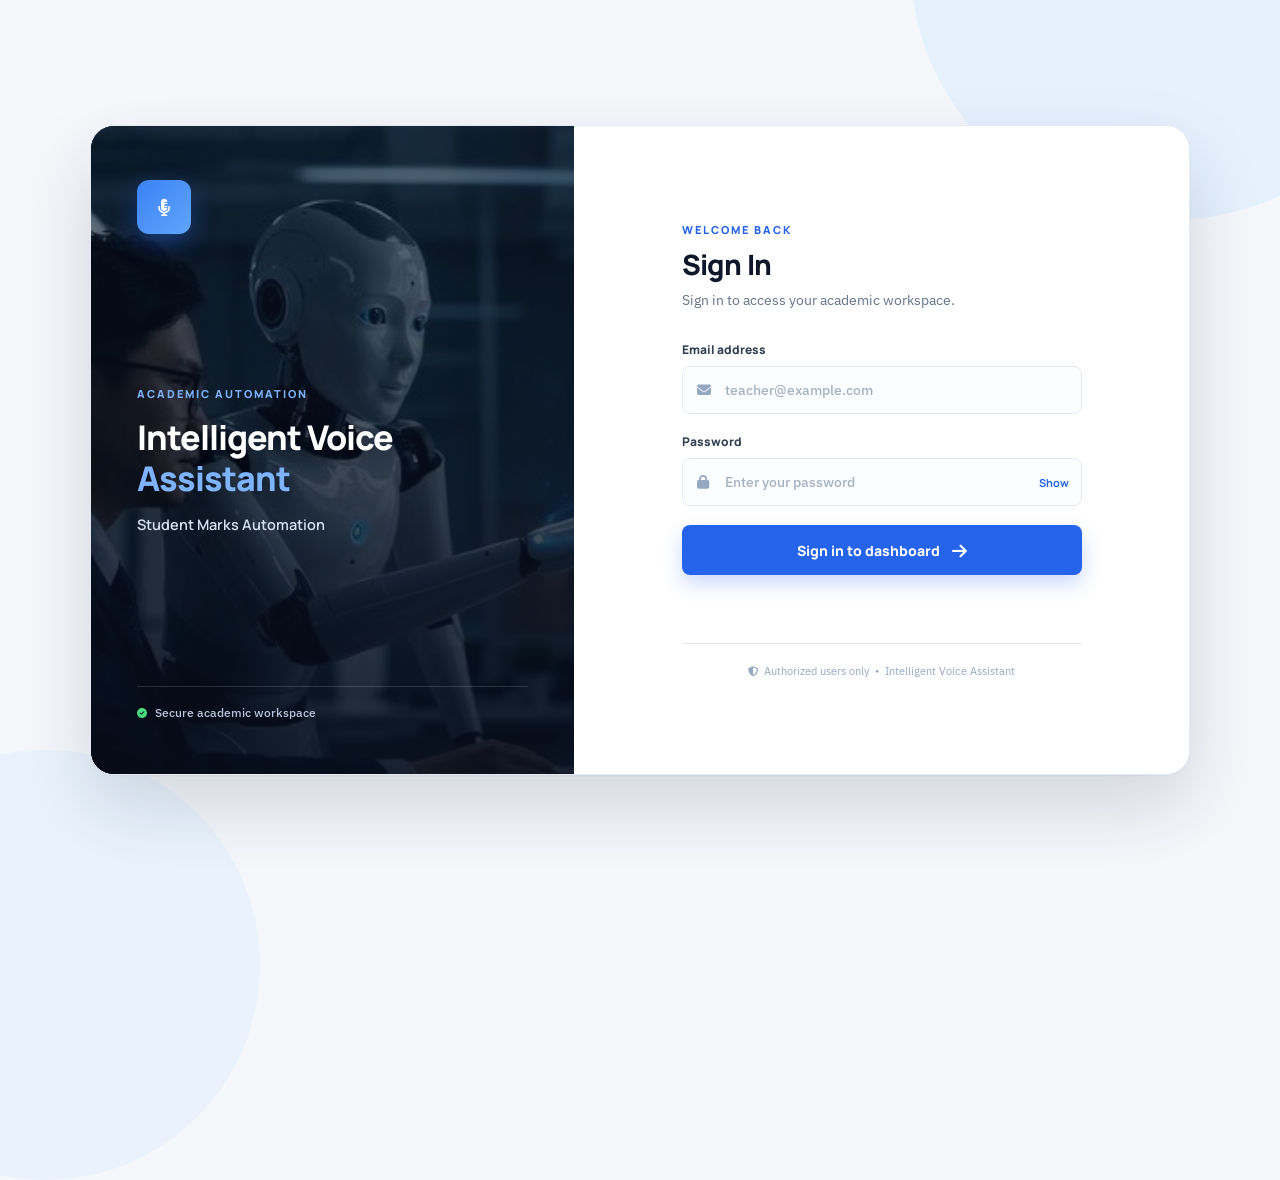
<file: intelligent_voice_assistant/frontend/index.html>
<!DOCTYPE html>
<html lang="en">

<head>
    <meta charset="UTF-8">
    <meta name="viewport" content="width=device-width, initial-scale=1.0">

    <title>Intelligent Voice Assistant | Marks Management</title>
    <meta name="description" content="Voice-driven dashboard for recording, reviewing, and exporting student marks.">
    <link rel="icon" href="data:image/svg+xml,%3Csvg xmlns='http://www.w3.org/2000/svg' viewBox='0 0 100 100'%3E%3Crect width='100' height='100' rx='22' fill='%232563eb'/%3E%3Ctext x='50' y='68' font-size='55' text-anchor='middle' fill='white' font-family='sans-serif'%3E%F0%9F%8E%99%EF%B8%8F%3C/text%3E%3C/svg%3E">

    <!-- Google Fonts -->
    <link rel="preconnect" href="https://fonts.googleapis.com">
    <link rel="preconnect" href="https://fonts.gstatic.com" crossorigin>

    <link
        href="https://fonts.googleapis.com/css2?family=Manrope:wght@500;600;700;800&family=IBM+Plex+Sans:wght@400;500;600;700&display=swap"
        rel="stylesheet">

    <!-- Main CSS -->
    <link rel="stylesheet" href="style.css">

    <!-- Font Awesome -->
    <link
        rel="stylesheet"
        href="https://cdnjs.cloudflare.com/ajax/libs/font-awesome/6.5.2/css/all.min.css">
</head>

<body>

    <!-- =====================================================
         SIDEBAR
    ====================================================== -->

    <aside class="sidebar" id="sidebar">

        <div class="sidebar-top">

            <div class="logo">

                <div class="logo-icon">
                    <i class="fa-solid fa-microphone-lines"></i>
                </div>

                <div class="logo-text">
                    <h2>
                        INTELLIGENT
                        <br>
                        VOICE ASSISTANT
                    </h2>

                    <span>
                        Student Marks Automation
                    </span>
                </div>

            </div>

            <nav>
                <ul class="menu">

                    <li>
                        <a href="#" class="active">
                            <i class="fa-solid fa-house"></i>
                            <span>Dashboard</span>
                        </a>
                    </li>

                    <li>
                        <a href="#savedSheets">
                            <i class="fa-solid fa-folder-open"></i>
                            <span>Saved Sheets</span>
                        </a>
                    </li>

                    <li>
                        <a href="#draftSheets">
                            <i class="fa-solid fa-file-pen"></i>
                            <span>Drafts</span>
                        </a>
                    </li>

                    <li>
                        <a href="#deleteSheets">
                            <i class="fa-solid fa-trash"></i>
                            <span>Delete Sheets</span>
                        </a>
                    </li>

                </ul>
            </nav>

        </div>

        <!-- Backend Status -->

        <div class="system-box">

            <h4>
                <i class="fa-solid fa-server"></i>
                Backend Status
            </h4>

            <p id="backendStatus">
                🟡 Checking...
            </p>

        </div>

    </aside>


    <!-- Mobile Sidebar Overlay -->

    <div class="sidebar-overlay" id="sidebarOverlay"></div>


    <!-- =====================================================
         MAIN CONTENT
    ====================================================== -->

    <main class="main">

        <!-- =================================================
             CONTENT
        ================================================== -->

        <section class="content">


            <!-- =================================================
                 LEFT SECTION
            ================================================== -->

            <div class="left-section">


                <!-- =============================================
                     PAGE HEADER  (Current Subject + Session)
                ============================================== -->

                <header class="card subject-info-card">

                    <div class="subject-info-left">

                        <button
                            class="menu-toggle"
                            id="sidebarToggle"
                            aria-label="Toggle menu">

                            <i class="fa-solid fa-bars"></i>

                        </button>

                        <div class="subject-large-icon">
                            <i class="fa-solid fa-book-open"></i>
                        </div>

                        <div class="subject-heading">

                            <span class="small-label">
                                Current Subject
                            </span>

                            <h2 id="subjectTitle">
                                Loading subject...
                            </h2>

                            <p id="subjectDetails">
                                Academic information
                            </p>

                            <span class="sr-only" id="currentSubject">--</span>

                        </div>

                    </div>


                    <!-- Session / Status Strip -->

                    <div class="header-meta">

                        <div class="meta-chip">

                            <div class="meta-icon">
                                <i class="fa-solid fa-microphone"></i>
                            </div>

                            <div class="meta-text">
                                <span>Microphone</span>
                                <strong id="microphoneStatusValue">Ready</strong>
                            </div>

                        </div>

                        <div class="meta-chip meta-chip-warning">

                            <div class="meta-icon">
                                <i class="fa-solid fa-triangle-exclamation"></i>
                            </div>

                            <div class="meta-text">
                                <span>Errors / Warnings</span>
                                <strong id="statusWarningValue">No warnings</strong>
                            </div>

                        </div>


                        <span class="meta-divider"></span>


                        <div class="meta-chip meta-chip-user">

                            <div class="meta-icon">
                                <i class="fa-solid fa-user"></i>
                            </div>

                            <div class="meta-text">
                                <span>Teacher</span>
                                <strong id="teacherName">Teacher</strong>
                            </div>

                        </div>


                        <button
                            class="logout-btn"
                            id="logoutBtn"
                            title="Logout"
                            aria-label="Logout">

                            <i class="fa-solid fa-right-from-bracket"></i>

                        </button>

                    </div>

                </header>


                <!-- =============================================
                     VOICE ASSISTANT
                ============================================== -->

                <div
                    class="card"
                    id="voiceAssistant">

                    <div class="card-header">

                        <div>

                            <h2>
                                <i class="fa-solid fa-wave-square"></i>
                                Live Speech
                            </h2>


                        </div>

                    </div>


                    <div class="voice-area">

                        <div class="mic-column">

                            <button
                                class="mic-button"
                                id="micBtn"
                                aria-label="Start voice input"
                                aria-pressed="false">

                                <i class="fa-solid fa-microphone"></i>

                            </button>

                            <span class="mic-caption">
                                Click to Start
                            </span>

                        </div>


                        <div class="voice-copy">

                            <div class="live-text-box">
                                <p id="liveText">
                                    Waiting for your voice...
                                </p>
                            </div>



                        </div>

                    </div>

                </div>


                <!-- =============================================
                     STUDENT MARKS
                ============================================== -->

                <div
                    class="card"
                    id="students">

                    <div class="card-header">

                        <div>

                            <h2>
                                <i class="fa-solid fa-table"></i>
                                Student Marks
                            </h2>

                            <p>
                                Students loaded from SQLite database
                            </p>

                        </div>


                        <div class="table-actions">

                            <button
                                class="refresh-btn btn-outline"
                                id="refreshBtn"
                                title="Refresh students from database">

                                <i class="fa-solid fa-rotate"></i>

                                Refresh

                            </button>

                            <button
                                class="refresh-btn btn-success"
                                id="downloadExcelBtn"
                                title="Download final marks Excel sheet">

                                <i class="fa-solid fa-file-excel"></i>

                                Download Excel

                            </button>

                        </div>

                    </div>


                    <!-- Dynamic Column Selection -->
                    <div class="column-lock-hint">
                        <span class="lock-hint-icon"><i class="fa-solid fa-lock"></i></span>
                        <span><strong>Column Lock:</strong> Click any button below to lock that column for marks entry.</span>
                    </div>
                    <div class="column-selection-panel" id="columnSelectionPanel"
                            role="group"
                            aria-label="Column selection buttons"></div>


                    <!-- Student Table -->

                    <div class="table-wrapper">

                        <table>

                            <thead id="studentTableHead">

                                <tr id="studentTableHeadRow"></tr>

                            </thead>


                            <tbody id="studentTable">

                                <!-- Students loaded from SQLite Database -->

                            </tbody>

                        </table>

                    </div>


                    <!-- Table Footer -->

                    <div class="table-footer">

                        <div>

                            <i class="fa-solid fa-database"></i>

                            <span>
                                SQLite Database Connected
                            </span>

                        </div>


                        <div>

                            <strong id="studentCount">
                                0
                            </strong>

                            <span>
                                Students
                            </span>

                        </div>

                    </div>

                </div>

            </div>


            <!-- =================================================
                 MY SHEETS  (bottom section)
            ================================================== -->

            <div class="card sheet-manager-card" id="savedSheets">

                <div class="card-header">

                    <div>

                        <span class="small-label">Records</span>

                        <h2>
                            <i class="fa-solid fa-folder-open"></i>
                            My Sheets
                        </h2>

                        <p id="sheetManagerSubject">
                            Organize saved marks and drafts for this subject
                        </p>

                    </div>


                    <div class="table-actions">

                        <button
                            class="refresh-btn btn-outline"
                            id="saveDraftBtn"
                            title="Save current marks as draft">

                            <i class="fa-solid fa-file-pen"></i>

                            Save Draft

                        </button>

                        <button
                            class="refresh-btn btn-success"
                            id="saveSheetBtn"
                            title="Save current marks sheet">

                            <i class="fa-solid fa-floppy-disk"></i>

                            Save Sheet

                        </button>

                    </div>

                </div>


                <div class="sheet-tabs" role="tablist" aria-label="Sheet records">

                    <button
                        class="sheet-tab active"
                        data-sheet-view="saved"
                        role="tab"
                        aria-selected="true">

                        <i class="fa-solid fa-circle-check"></i>
                        Saved Sheets
                        <span id="savedSheetCount">0</span>

                    </button>

                    <button
                        class="sheet-tab"
                        data-sheet-view="drafts"
                        role="tab"
                        aria-selected="false">

                        <i class="fa-solid fa-file-pen"></i>
                        Drafts
                        <span id="draftSheetCount">0</span>

                    </button>

                    <button
                        class="sheet-tab"
                        data-sheet-view="manage"
                        role="tab"
                        aria-selected="false">

                        <i class="fa-solid fa-sliders"></i>
                        Manage Sheets

                    </button>

                </div>


                <div class="sheet-view active" id="savedSheetView">

                    <div class="sheet-list-heading">
                        <strong>Saved marks sheets</strong>
                        <span>Open or download a completed record</span>
                    </div>

                    <div id="savedSheetsList" class="sheet-list">Loading...</div>

                </div>


                <div class="sheet-view" id="draftSheetView">

                    <div class="sheet-list-heading">
                        <strong>Work in progress</strong>
                        <span>Continue editing a draft whenever you are ready</span>
                    </div>

                    <div id="draftSheetsList" class="sheet-list">Loading...</div>

                </div>


                <div class="sheet-view" id="manageSheetView">

                    <div class="sheet-list-heading">
                        <strong>Manage records</strong>
                        <span>Delete a sheet permanently</span>
                    </div>

                    <div id="deleteSheetsList" class="sheet-list">Loading...</div>

                </div>

            </div>

        </section>

    </main>


    <!-- =====================================================
         LOADING OVERLAY
    ======================================================= -->

    <div
        class="loading-overlay"
        id="loadingOverlay">

        <div class="loader"></div>

        <p>
            Listening...
        </p>

    </div>


    <!-- =====================================================
         TOAST
    ======================================================= -->

    <div id="toast">
        Ready
    </div>


    <!-- =====================================================
         MAIN JAVASCRIPT
    ======================================================= -->

    <script src="script.js?v=20260917-2"></script>


    <!-- =====================================================
         DATABASE / SESSION INFORMATION
    ======================================================== -->

    <script>

        /*
         * Teacher information comes from login.
         */

        const teacherSessionData =
            localStorage.getItem("teacher");


        if (teacherSessionData) {

            const teacher =
                JSON.parse(teacherSessionData);

            const teacherName =
                document.getElementById("teacherName");

            if (teacherName && teacher.name) {

                teacherName.textContent =
                    teacher.name;

            }

        }


        /*
         * Logout
         */

        const logoutBtn =
            document.getElementById("logoutBtn");


        if (logoutBtn) {

            logoutBtn.addEventListener(
                "click",
                function () {

                    localStorage.removeItem("teacher");

                    localStorage.removeItem(
                        "selectedSubjectId"
                    );

                    window.location.href =
                        "login.html";

                }
            );

        }

    </script>

</body>

</html>
</file>
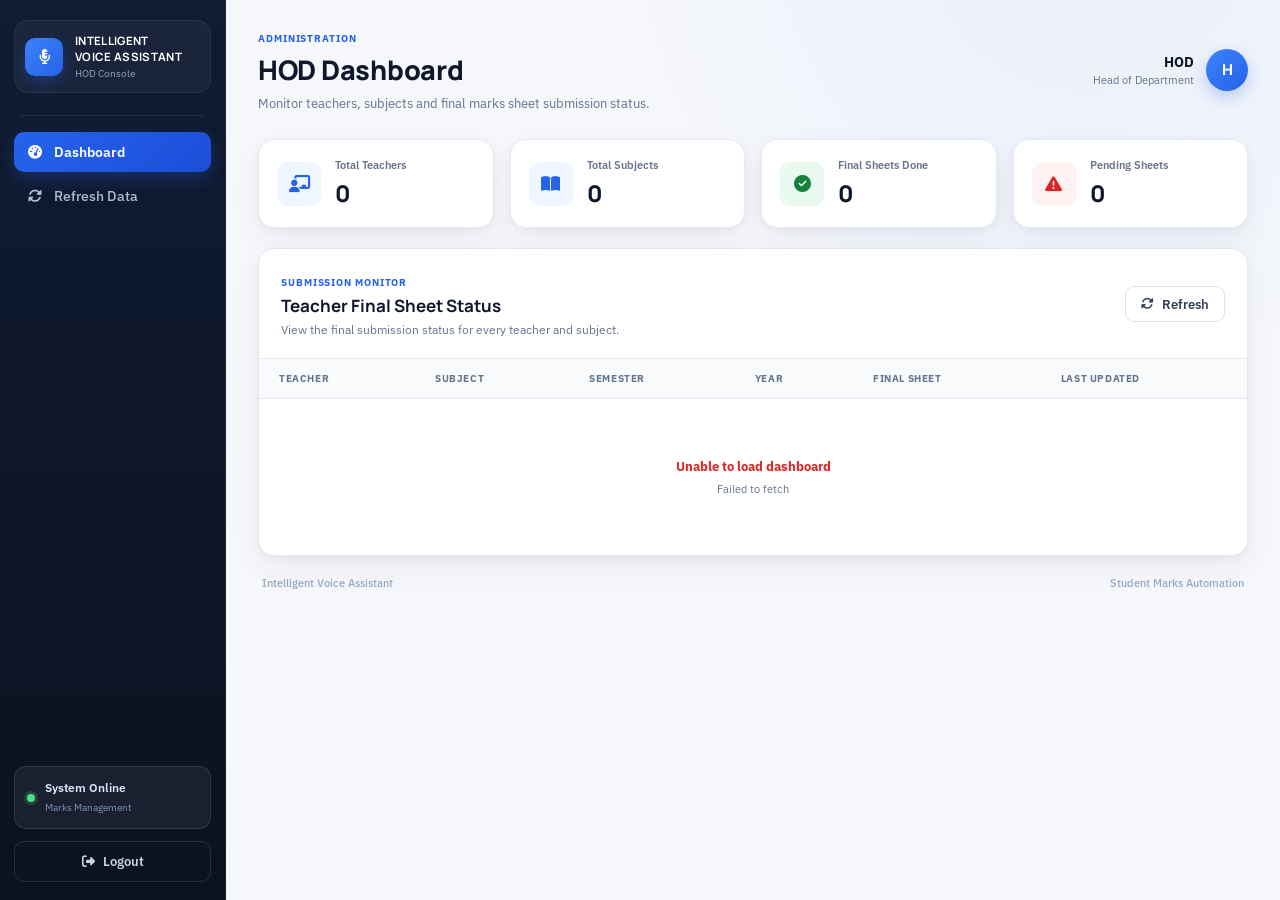
<file: intelligent_voice_assistant/frontend/hod_dashboard.html>
<!DOCTYPE html>
<html lang="en">

<head>
    <meta charset="UTF-8">
    <meta name="viewport" content="width=device-width, initial-scale=1.0">

    <title>HOD Dashboard | Intelligent Voice Assistant</title>

    <link rel="preconnect" href="https://fonts.googleapis.com">
    <link rel="preconnect" href="https://fonts.gstatic.com" crossorigin>
    <link href="https://fonts.googleapis.com/css2?family=Manrope:wght@500;600;700;800&family=IBM+Plex+Sans:wght@400;500;600;700&display=swap" rel="stylesheet">

    <link rel="stylesheet" href="hod_dashboard.css">
    <link rel="stylesheet" href="https://cdnjs.cloudflare.com/ajax/libs/font-awesome/6.5.2/css/all.min.css">
</head>

<body>

    <!-- =====================================================
         SIDEBAR
    ====================================================== -->

    <aside class="sidebar" id="sidebar">

        <div class="sidebar-top">

            <div class="brand">

                <div class="brand-icon">
                    <i class="fa-solid fa-microphone-lines"></i>
                </div>

                <div class="brand-copy">
                    <h2>
                        INTELLIGENT
                        <br>
                        VOICE ASSISTANT
                    </h2>
                    <span>HOD Console</span>
                </div>

            </div>

            <div class="sidebar-divider"></div>

            <nav class="navigation">

                <button class="nav-item active">
                    <i class="fa-solid fa-gauge-high"></i>
                    <span>Dashboard</span>
                </button>

                <button class="nav-item" id="refreshNavBtn">
                    <i class="fa-solid fa-rotate"></i>
                    <span>Refresh Data</span>
                </button>

            </nav>

        </div>


        <div class="sidebar-bottom">

            <div class="system-status">

                <span class="status-dot"></span>

                <div>
                    <strong>System Online</strong>
                    <small>Marks Management</small>
                </div>

            </div>

            <button class="logout-btn" id="logoutBtn">
                <i class="fa-solid fa-right-from-bracket"></i>
                Logout
            </button>

        </div>

    </aside>


    <!-- Mobile Sidebar Overlay -->

    <div class="sidebar-overlay" id="sidebarOverlay"></div>


    <!-- =====================================================
         MAIN CONTENT
    ====================================================== -->

    <main class="main-content">

        <!-- TOP HEADER -->

        <header class="topbar">

            <div class="topbar-left">

                <button
                    class="menu-toggle"
                    id="sidebarToggle"
                    aria-label="Toggle menu">

                    <i class="fa-solid fa-bars"></i>

                </button>

                <div class="page-heading">

                    <span class="eyebrow">Administration</span>

                    <h1>HOD Dashboard</h1>

                    <p>
                        Monitor teachers, subjects and final marks
                        sheet submission status.
                    </p>

                </div>

            </div>


            <div class="profile-area">

                <div class="profile-text">
                    <strong id="hodName">HOD</strong>
                    <span>Head of Department</span>
                </div>

                <div class="profile-avatar" id="hodAvatar">
                    H
                </div>

            </div>

        </header>


        <!-- =================================================
             STAT CARDS
        ================================================== -->

        <section class="stats-grid">

            <div class="stat-card">

                <div class="stat-icon">
                    <i class="fa-solid fa-chalkboard-user"></i>
                </div>

                <div>
                    <span>Total Teachers</span>
                    <strong id="totalTeachers">0</strong>
                </div>

            </div>


            <div class="stat-card">

                <div class="stat-icon">
                    <i class="fa-solid fa-book-open"></i>
                </div>

                <div>
                    <span>Total Subjects</span>
                    <strong id="totalSubjects">0</strong>
                </div>

            </div>


            <div class="stat-card completed-card">

                <div class="stat-icon">
                    <i class="fa-solid fa-circle-check"></i>
                </div>

                <div>
                    <span>Final Sheets Done</span>
                    <strong id="completedSheets">0</strong>
                </div>

            </div>


            <div class="stat-card pending-card">

                <div class="stat-icon">
                    <i class="fa-solid fa-triangle-exclamation"></i>
                </div>

                <div>
                    <span>Pending Sheets</span>
                    <strong id="pendingSheets">0</strong>
                </div>

            </div>

        </section>


        <!-- =================================================
             DASHBOARD PANEL
        ================================================== -->

        <section class="dashboard-panel">

            <div class="panel-header">

                <div>

                    <span class="section-label">
                        Submission Monitor
                    </span>

                    <h2>Teacher Final Sheet Status</h2>

                    <p>
                        View the final submission status for every
                        teacher and subject.
                    </p>

                </div>


                <button class="refresh-btn" id="refreshBtn">
                    <i class="fa-solid fa-rotate" id="refreshIcon"></i>
                    Refresh
                </button>

            </div>


            <!-- TABLE -->

            <div class="table-wrapper">

                <table>

                    <thead>

                        <tr>
                            <th>Teacher</th>
                            <th>Subject</th>
                            <th>Semester</th>
                            <th>Year</th>
                            <th>Final Sheet</th>
                            <th>Last Updated</th>
                        </tr>

                    </thead>

                    <tbody id="dashboardTableBody">

                        <tr class="loading-row">

                            <td colspan="6">

                                <div class="loading">
                                    <div class="spinner"></div>
                                    Loading dashboard data...
                                </div>

                            </td>

                        </tr>

                    </tbody>

                </table>

            </div>


            <!-- EMPTY STATE -->

            <div class="empty-state" id="emptyState">

                <div class="empty-icon">
                    <i class="fa-solid fa-clipboard-list"></i>
                </div>

                <h3>No Submission Data</h3>

                <p>
                    No teacher subjects are currently available.
                </p>

            </div>

        </section>


        <!-- FOOTER -->

        <footer>

            <span>Intelligent Voice Assistant</span>
            <span>Student Marks Automation</span>

        </footer>

    </main>


    <script src="hod_dashboard.js"></script>

    <script>

        const sidebar =
            document.getElementById("sidebar");

        const sidebarToggle =
            document.getElementById("sidebarToggle");

        const sidebarOverlay =
            document.getElementById("sidebarOverlay");

        function toggleSidebar() {

            sidebar.classList.toggle("active");
            sidebarOverlay.classList.toggle("active");

        }

        sidebarToggle?.addEventListener("click", toggleSidebar);
        sidebarOverlay?.addEventListener("click", toggleSidebar);

    </script>

</body>

</html>
</file>
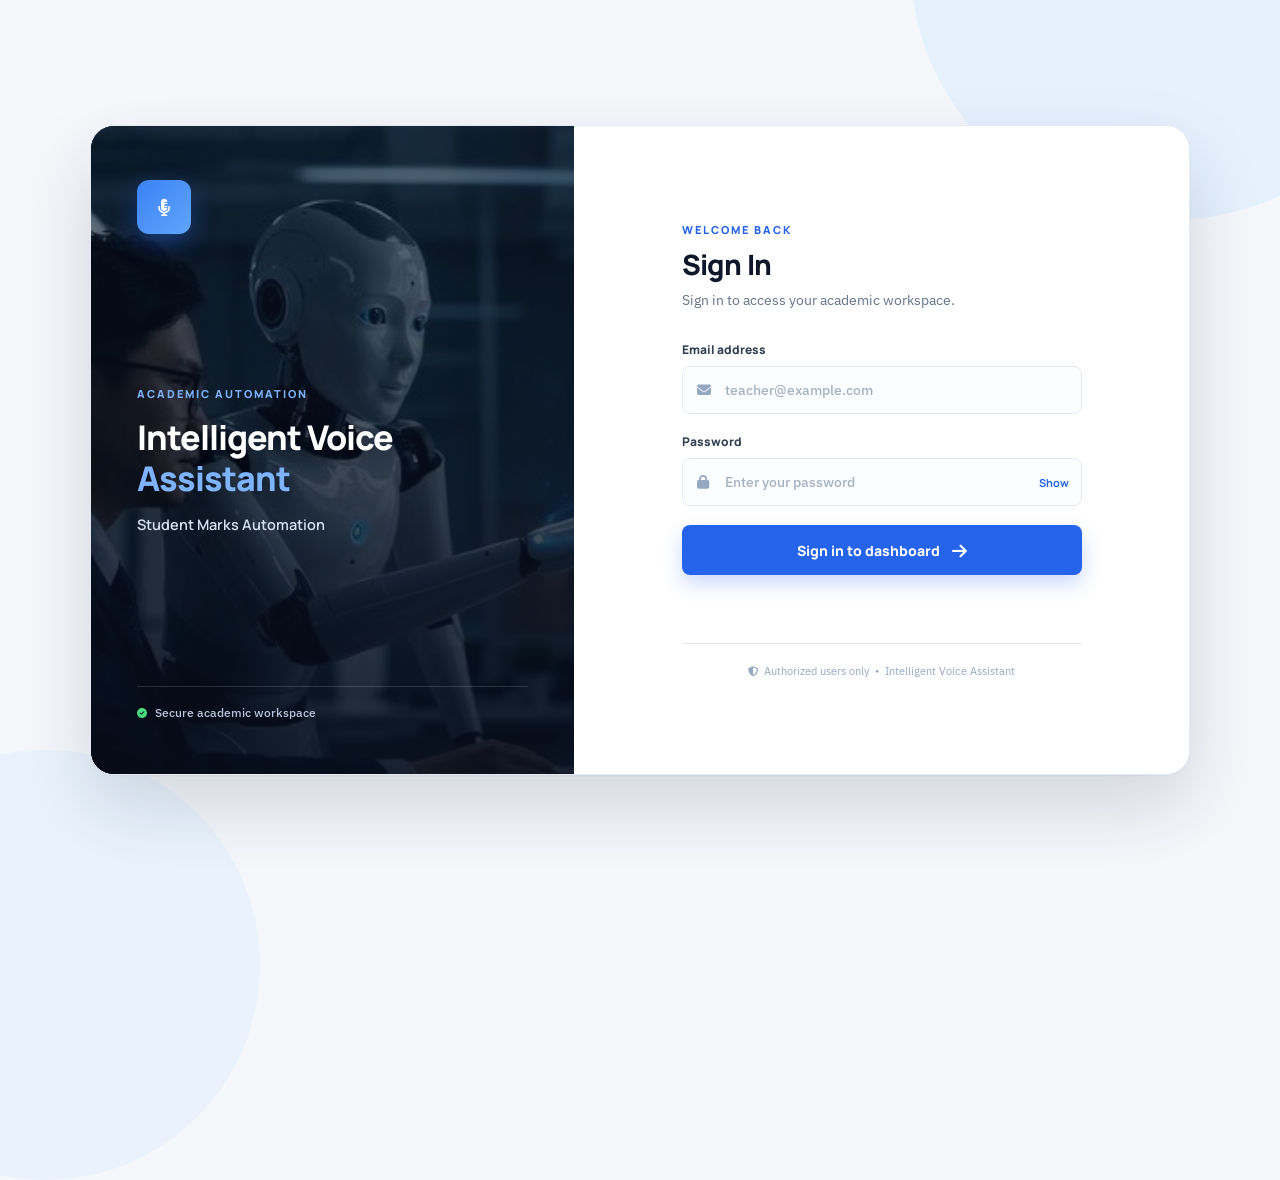
<file: intelligent_voice_assistant/frontend/login.html>
<!DOCTYPE html>
<html lang="en">

<head>
    <meta charset="UTF-8">
    <meta name="viewport" content="width=device-width, initial-scale=1.0">

    <title>Login | Intelligent Voice Assistant</title>

    <!-- Google Fonts -->
    <link rel="preconnect" href="https://fonts.googleapis.com">
    <link rel="preconnect" href="https://fonts.gstatic.com" crossorigin>

    <link
        href="https://fonts.googleapis.com/css2?family=Manrope:wght@500;600;700;800&family=IBM+Plex+Sans:wght@400;500;600;700&display=swap"
        rel="stylesheet">

    <link rel="stylesheet" href="login.css">

    <!-- Font Awesome -->
    <link
        rel="stylesheet"
        href="https://cdnjs.cloudflare.com/ajax/libs/font-awesome/6.5.2/css/all.min.css">
</head>

<body>

    <main class="auth-shell">

        <!-- =====================================================
             BRAND PANEL
        ====================================================== -->

        <section class="brand-panel">

            <div class="brand-mark">
                <i class="fa-solid fa-microphone-lines"></i>
            </div>

            <div class="brand-copy">

                <p class="eyebrow">
                    Academic Automation
                </p>

                <h1>
                    Intelligent Voice
                    <br>
                    <span>Assistant</span>
                </h1>

                <p class="brand-description">
                    Student Marks Automation
                </p>

            </div>

            <div class="brand-footer">
                <i class="fa-solid fa-circle-check"></i>
                Secure academic workspace
            </div>

        </section>



        <!-- =====================================================
             LOGIN PANEL
        ====================================================== -->

        <section class="login-panel">

            <div class="login-card">

                <div class="mobile-brand">

                    <div class="brand-mark small">
                        <i class="fa-solid fa-microphone-lines"></i>
                    </div>

                </div>

                <p class="eyebrow">
                    Welcome Back
                </p>

                <h2>
                    Sign In
                </h2>

                <p class="subtitle">
                    Sign in to access your academic workspace.
                </p>


                <form id="loginForm">

                    <div class="input-group">

                        <label for="email">
                            Email address
                        </label>

                        <div class="input-wrap">

                            <span class="input-icon">
                                <i class="fa-solid fa-envelope"></i>
                            </span>

                            <input
                                type="email"
                                id="email"
                                placeholder="teacher@example.com"
                                autocomplete="email"
                                required>

                        </div>

                    </div>


                    <div class="input-group">

                        <div class="label-row">

                            <label for="password">
                                Password
                            </label>

                        </div>

                        <div class="input-wrap">

                            <span class="input-icon">
                                <i class="fa-solid fa-lock"></i>
                            </span>

                            <input
                                type="password"
                                id="password"
                                placeholder="Enter your password"
                                autocomplete="current-password"
                                required>

                            <button
                                type="button"
                                class="password-toggle"
                                id="togglePassword"
                                aria-label="Show password">

                                Show

                            </button>

                        </div>

                    </div>


                    <button type="submit" id="loginBtn">

                        <span>Sign in to dashboard</span>

                        <span class="arrow">
                            <i class="fa-solid fa-arrow-right"></i>
                        </span>

                    </button>


                    <p id="message" role="status" aria-live="polite"></p>

                </form>


                <p class="login-footer">
                    <i class="fa-solid fa-shield-halved"></i>
                    Authorized users only &nbsp;•&nbsp; Intelligent Voice Assistant
                </p>

            </div>

        </section>


            </main>


    <script>

        const loginForm = document.getElementById("loginForm");
        const message = document.getElementById("message");
        const loginBtn = document.getElementById("loginBtn");
        const password = document.getElementById("password");

        // =====================================================
        // SHOW / HIDE PASSWORD
        // =====================================================

        document.getElementById("togglePassword").addEventListener(
            "click",
            function () {

                const visible = password.type === "text";

                password.type = visible ? "password" : "text";

                this.textContent = visible ? "Show" : "Hide";

                this.setAttribute(
                    "aria-label",
                    visible ? "Show password" : "Hide password"
                );

            }
        );


        // =====================================================
        // LOGIN
        // Teacher and HOD use the same login screen.
        // Backend must return:
        //   role: "teacher" + teacher object
        //   OR
        //   role: "hod" + hod object
        // =====================================================

        loginForm.addEventListener("submit", async function (event) {

            event.preventDefault();

            const email = document.getElementById("email").value.trim();
            const passwordValue = password.value;

            message.textContent = "Signing you in...";
            message.className = "loading";
            loginBtn.disabled = true;

            try {

                const response = await fetch(
                    "http://127.0.0.1:8000/login",
                    {
                        method: "POST",
                        headers: {
                            "Content-Type": "application/json"
                        },
                        body: JSON.stringify({
                            email: email,
                            password: passwordValue
                        })
                    }
                );

                const data = await response.json();

                if (data.success) {

                    /*
                     * Clear any previous role data first.
                     * This prevents an old Teacher/HOD session
                     * from remaining in localStorage.
                     */

                    localStorage.removeItem("teacher");
                    localStorage.removeItem("hod");

                    // =================================================
                    // HOD LOGIN
                    // =================================================

                    if (data.role === "hod") {

                        if (!data.hod) {
                            throw new Error(
                                "HOD login response is missing HOD data."
                            );
                        }

                        localStorage.setItem(
                            "hod",
                            JSON.stringify(data.hod)
                        );

                        message.textContent =
                            "HOD login successful!";

                        message.className = "success";

                        window.location.href =
                            "hod_dashboard.html";

                        return;
                    }


                    // =================================================
                    // TEACHER LOGIN
                    // =================================================

                    if (data.role === "teacher" || data.teacher) {

                        if (!data.teacher) {
                            throw new Error(
                                "Teacher login response is missing teacher data."
                            );
                        }

                        localStorage.setItem(
                            "teacher",
                            JSON.stringify(data.teacher)
                        );

                        message.textContent =
                            "Login successful!";

                        message.className = "success";

                        window.location.href =
                            "teacher-dashboard.html";

                        return;
                    }


                    // =================================================
                    // UNKNOWN ROLE
                    // =================================================

                    message.textContent =
                        "Login successful, but the user role is not recognized.";

                    message.className = "error";

                } else {

                    message.textContent =
                        data.message ||
                        "Invalid email or password.";

                    message.className = "error";

                }

            } catch (error) {

                console.error("Login error:", error);

                /*
                 * If JSON parsing or an unexpected response fails,
                 * show a useful message instead of silently failing.
                 */

                if (error instanceof SyntaxError) {

                    message.textContent =
                        "Invalid response from server.";

                } else if (
                    error.message &&
                    error.message.includes("response is missing")
                ) {

                    message.textContent =
                        error.message;

                } else {

                    message.textContent =
                        "Cannot connect to server. Please start FastAPI.";

                }

                message.className = "error";

            } finally {

                loginBtn.disabled = false;

            }

        });

    </script>

</body>

</html>
</file>
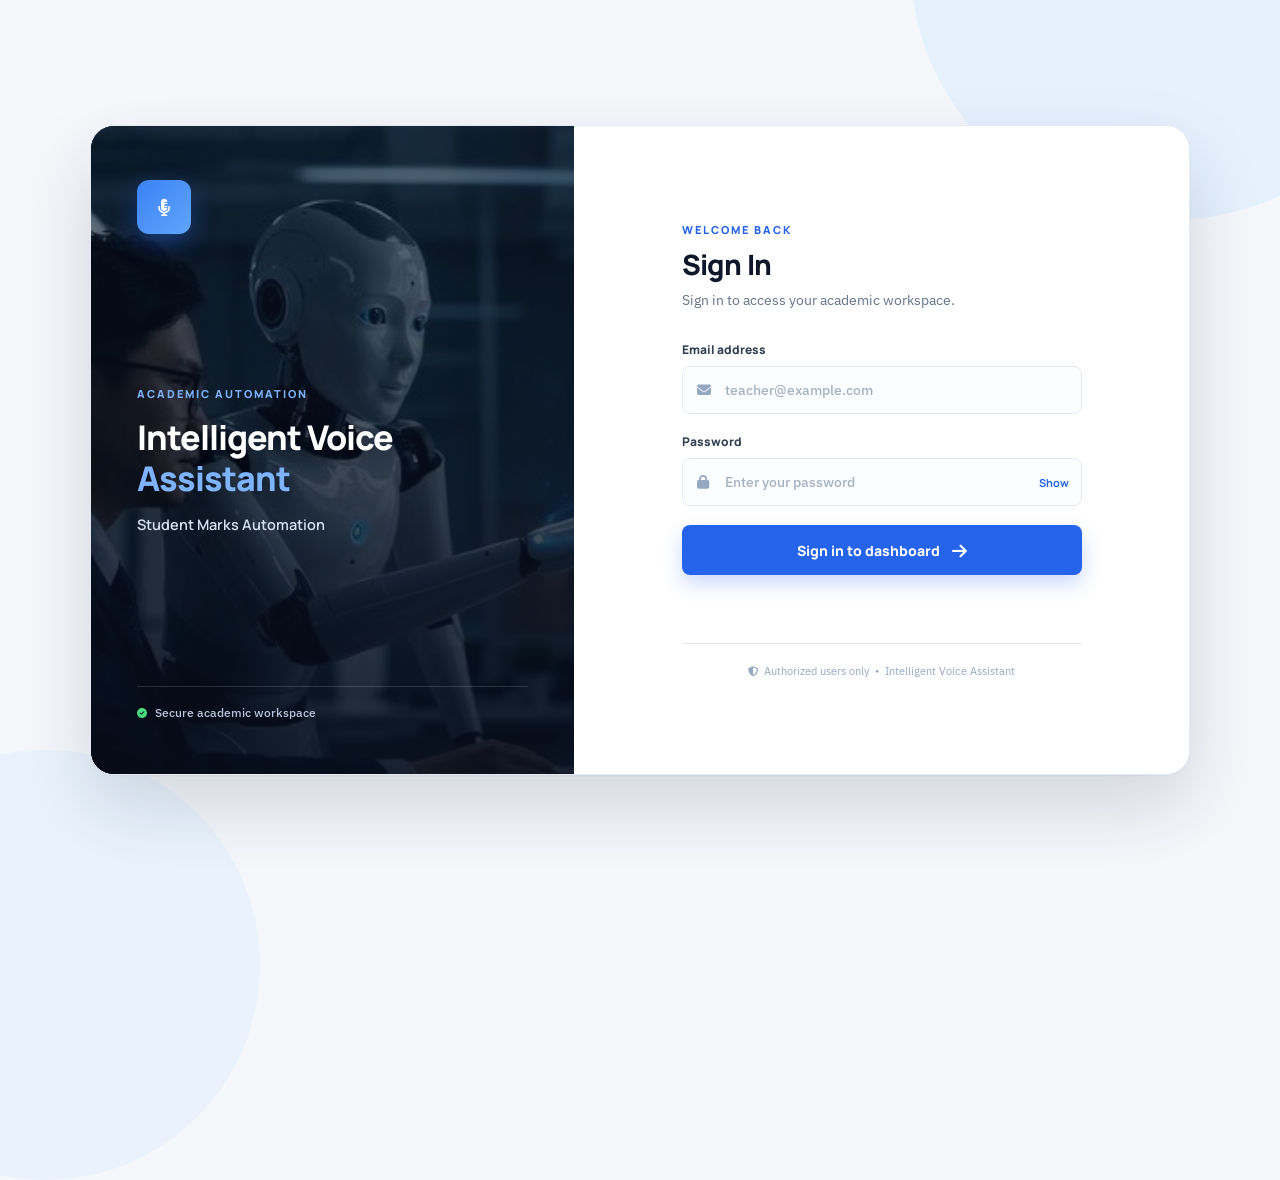
<file: intelligent_voice_assistant/frontend/teacher-dashboard.html>
<!DOCTYPE html>
<html lang="en">

<head>

    <meta charset="UTF-8">

    <meta name="viewport" content="width=device-width, initial-scale=1.0">

    <title>Intelligent Voice Assistant | Teacher Dashboard</title>

    <link rel="preconnect" href="https://fonts.googleapis.com">
    <link rel="preconnect" href="https://fonts.gstatic.com" crossorigin>
    <link href="https://fonts.googleapis.com/css2?family=Manrope:wght@500;600;700;800&family=IBM+Plex+Sans:wght@400;500;600;700&display=swap" rel="stylesheet">
    <link rel="stylesheet" href="teacher-dashboard.css">
    <link rel="stylesheet" href="https://cdnjs.cloudflare.com/ajax/libs/font-awesome/6.5.2/css/all.min.css">

</head>

<body>

    <header class="topbar">
        <div class="brand-lockup">
            <div class="brand-icon"><i class="fa-solid fa-microphone-lines"></i></div>
            <div class="brand-copy">
                <div class="brand-kicker">INTELLIGENT VOICE ASSISTANT</div>
                <h1>Student Marks Automation</h1>
                <div class="page-label"><span></span> Teacher Dashboard</div>
            </div>
        </div>
        <div class="teacher-info">
            <div class="teacher-profile">
                <div class="teacher-avatar"><i class="fa-solid fa-user"></i></div>
                <div class="teacher-copy"><small>Signed in as</small><strong id="teacherName">Teacher</strong></div>
            </div>
            <button id="logoutBtn"><i class="fa-solid fa-right-from-bracket"></i><span>Logout</span></button>
        </div>
    </header>


    <main class="dashboard">

        <div class="welcome">

            <div class="welcome-icon">
                <i class="fa-solid fa-graduation-cap"></i>
            </div>

            <div class="welcome-copy">

                <h2>
                    Welcome,
                    <span id="welcomeName">Teacher</span>
                </h2>

                <p>
                    Select a subject to manage students and marks.
                </p>

            </div>

        </div>


        <h2 class="section-title">
            My Subjects
        </h2>


        <div id="subjectsContainer" class="subjects-container">

            <p class="loading">
                Loading subjects...
            </p>

        </div>

    </main>


    <script>

        const API_URL = "http://127.0.0.1:8000";


        // ================================
        // CHECK TEACHER LOGIN
        // ================================

        const teacherData =
            localStorage.getItem("teacher");

        if (!teacherData) {

            window.location.href = "login.html";

        }

        const teacher =
            JSON.parse(teacherData);


        // ================================
        // SHOW TEACHER NAME
        // ================================

        document.getElementById("teacherName").textContent =
            teacher.name;

        document.getElementById("welcomeName").textContent =
            teacher.name;


        // ================================
        // LOAD TEACHER SUBJECTS
        // ================================

        async function loadSubjects() {

            const container =
                document.getElementById("subjectsContainer");

            container.innerHTML = `
                <p class="loading">
                    Loading your subjects...
                </p>
            `;

            try {

                const response = await fetch(
                    `${API_URL}/subjects/${teacher.id}`
                );

                if (!response.ok) {

                    throw new Error(
                        "Server returned an error."
                    );

                }

                const data =
                    await response.json();


                // ================================
                // CHECK API RESPONSE
                // ================================

                if (!data.success) {

                    container.innerHTML = `
                        <p class="error">
                            <i class="fa-solid fa-circle-exclamation"></i>
                            ${data.message || "Unable to load subjects."}
                        </p>
                    `;

                    return;

                }


                // ================================
                // NO SUBJECTS
                // ================================

                if (
                    !data.subjects ||
                    data.subjects.length === 0
                ) {

                    container.innerHTML = `
                        <p class="error">
                            <i class="fa-solid fa-circle-exclamation"></i>
                            No subjects assigned to you.
                        </p>
                    `;

                    return;

                }


                // ================================
                // CLEAR LOADING
                // ================================

                container.innerHTML = "";


                // ================================
                // CREATE SUBJECT CARDS
                // ================================

                data.subjects.forEach(subject => {

                    const card =
                        document.createElement("div");

                    card.className =
                        "subject-card";


                    card.innerHTML = `

                        <div class="subject-icon">
                            <i class="fa-solid fa-book-open"></i>
                        </div>

                        <h3>
                            ${subject.subject_name}
                        </h3>

                        <div class="subject-meta">

                            <div>
                                <span><i class="fa-solid fa-calendar-days"></i> Academic Year</span>
                                <strong>${subject.year}</strong>
                            </div>

                            <div>
                                <span><i class="fa-solid fa-layer-group"></i> Semester</span>
                                <strong>${subject.semester}</strong>
                            </div>

                        </div>

                        <button
                            class="open-subject-btn"
                            data-subject-id="${subject.id}"
                        >
                            Open Subject
                            <i class="fa-solid fa-arrow-right"></i>
                        </button>

                    `;


                    // Button click
                    card
                        .querySelector(".open-subject-btn")
                        .addEventListener(
                            "click",
                            function () {

                                openSubject(subject);

                            }
                        );


                    container.appendChild(card);

                });

            }

            catch (error) {

                console.error(
                    "Subject loading error:",
                    error
                );

                container.innerHTML = `
                    <p class="error">
                        <i class="fa-solid fa-circle-exclamation"></i>
                        Cannot connect to server.
                        Please make sure the FastAPI server is running.
                    </p>
                `;

            }

        }


        // ================================
        // OPEN SELECTED SUBJECT
        // ================================

        function openSubject(subject) {

            // Save selected subject ID
            localStorage.setItem(
                "selectedSubjectId",
                subject.id
            );


            // Save complete subject information
            localStorage.setItem(
                "selectedSubject",
                JSON.stringify(subject)
            );


            // Open main dashboard
            window.location.href = "index.html";

        }


        // ================================
        // LOGOUT
        // ================================

        document
            .getElementById("logoutBtn")
            .addEventListener(
                "click",
                function () {

                    localStorage.removeItem(
                        "teacher"
                    );

                    localStorage.removeItem(
                        "selectedSubjectId"
                    );

                    localStorage.removeItem(
                        "selectedSubject"
                    );

                    window.location.href =
                        "login.html";

                }
            );


        // ================================
        // START
        // ================================

        loadSubjects();

    </script>

</body>

</html>
</file>
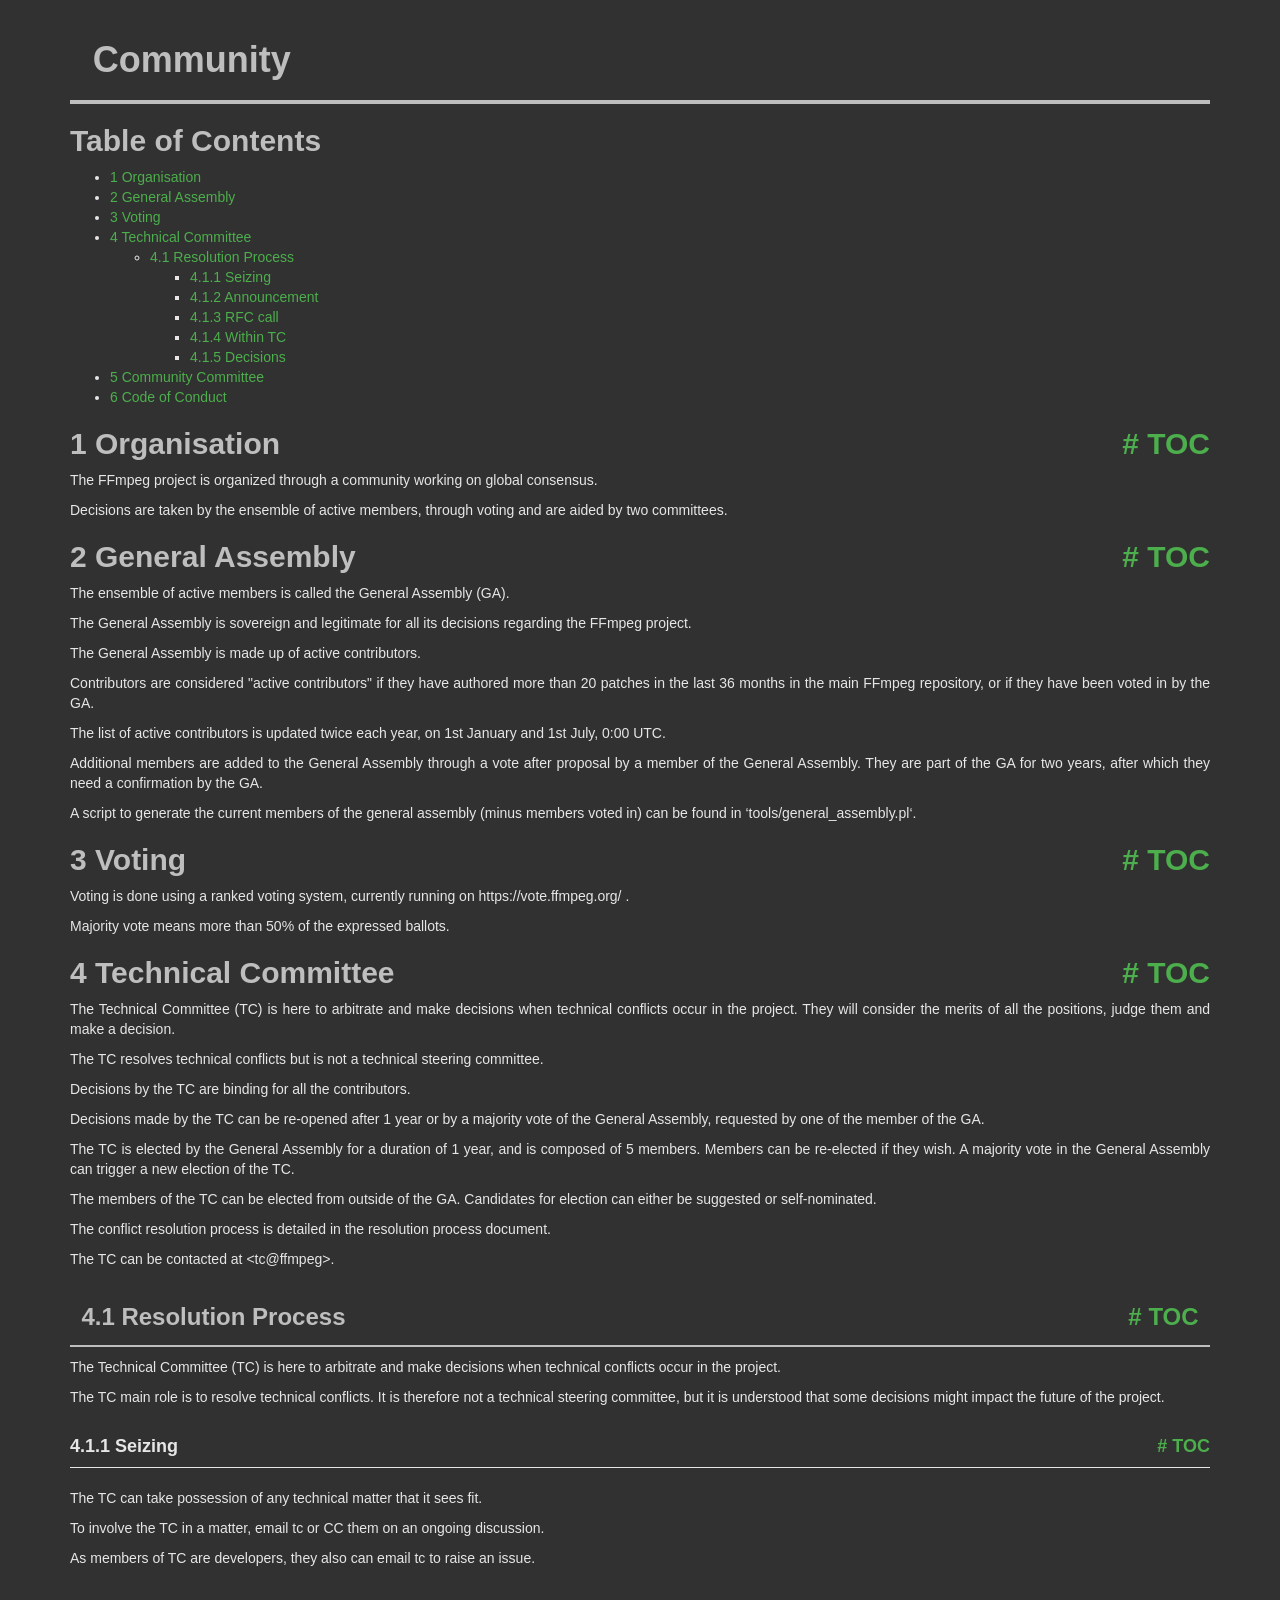
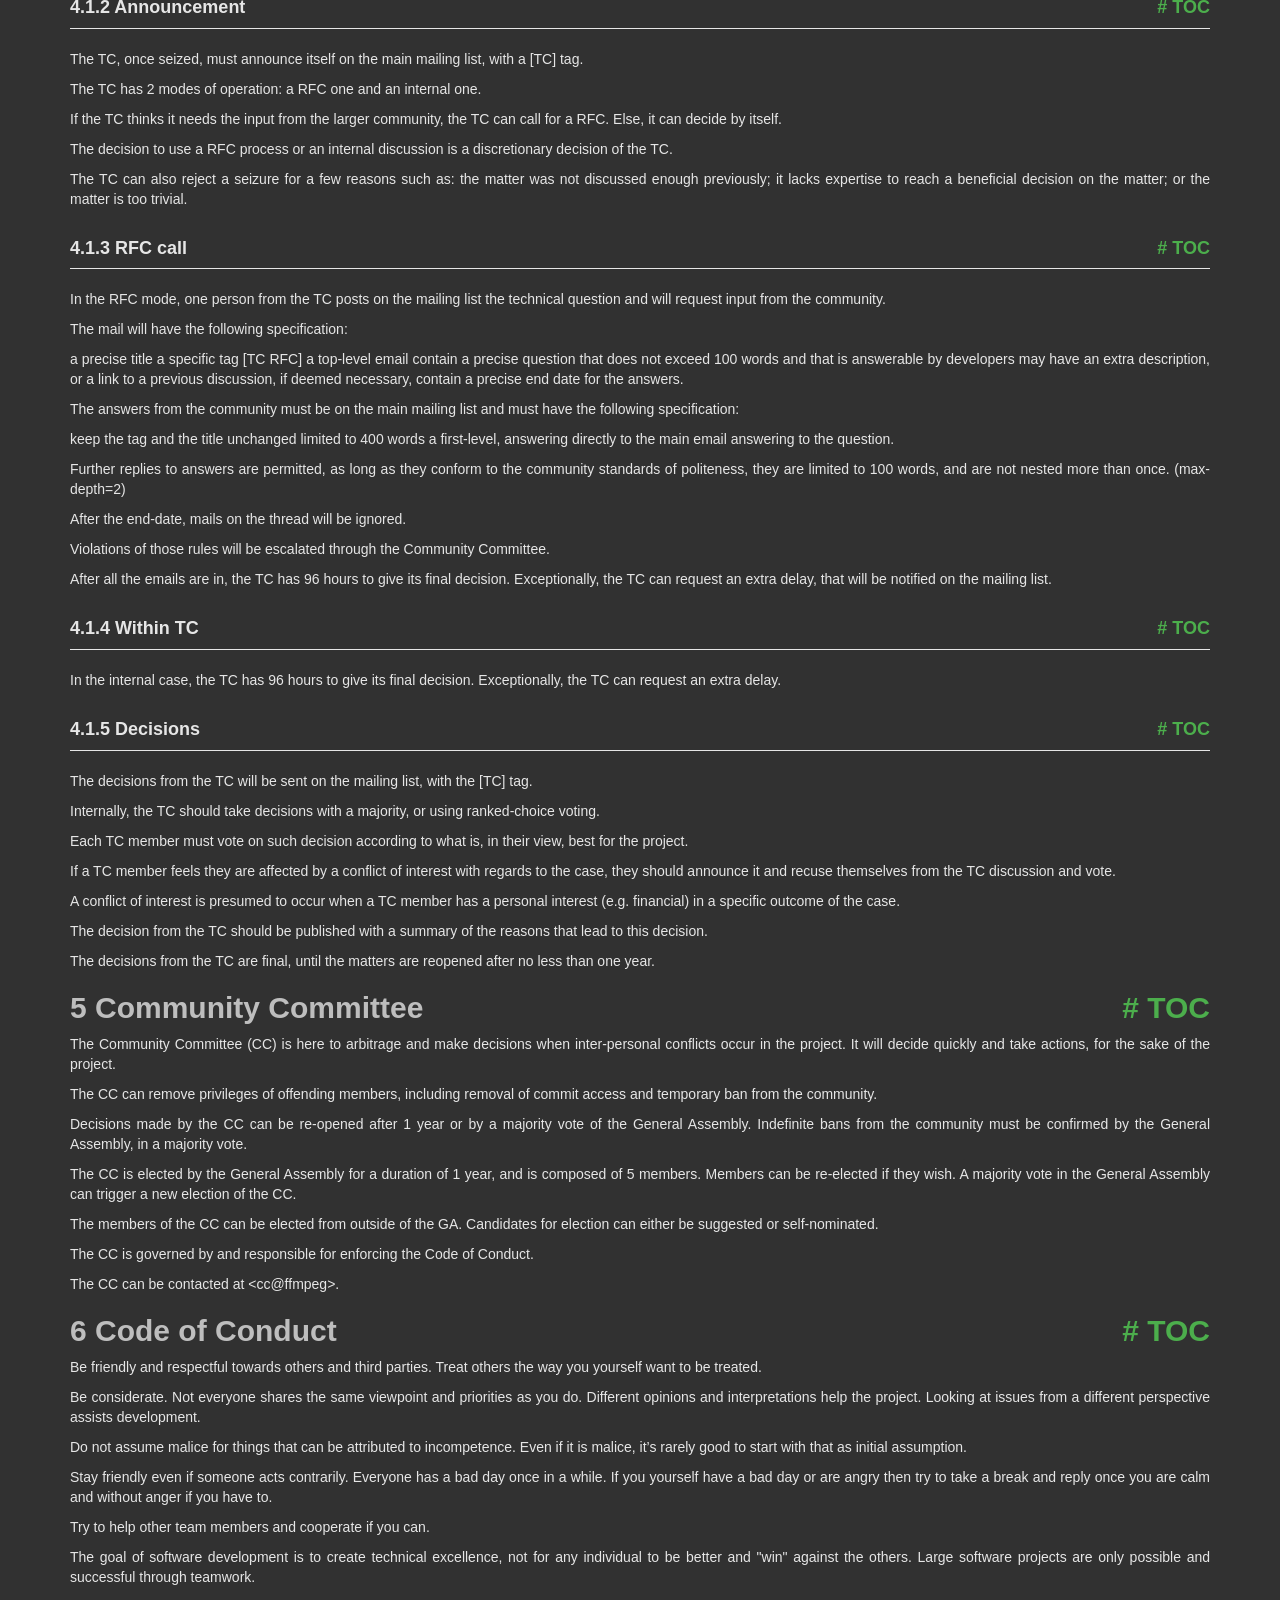
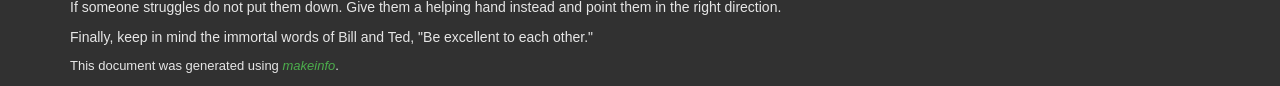
<file: intelligent_voice_assistant/ffmpeg-8.1.2-essentials_build/ffmpeg-8.1.2-essentials_build/doc/community.html>
<!DOCTYPE html PUBLIC "-//W3C//DTD HTML 4.01 Transitional//EN" "http://www.w3.org/TR/html4/loose.dtd">
<html>
<!-- Created by GNU Texinfo 7.2, https://www.gnu.org/software/texinfo/ -->
  <head>
    <meta charset="utf-8">
    <title>
      Community
    </title>
    <meta name="viewport" content="width=device-width,initial-scale=1.0">
    <link rel="stylesheet" type="text/css" href="bootstrap.min.css">
    <link rel="stylesheet" type="text/css" href="style.min.css">
  </head>
  <body>
    <div class="container">
      <h1>
      Community
      </h1>


<a name="SEC_Top"></a>

<div class="region-contents" id="SEC_Contents">
<h2 class="contents-heading">Table of Contents</h2>

<div class="contents">

<ul class="toc-numbered-mark">
  <li><a id="toc-Organisation" href="#Organisation-1">1 Organisation</a></li>
  <li><a id="toc-General-Assembly" href="#General-Assembly-1">2 General Assembly</a></li>
  <li><a id="toc-Voting" href="#Voting-1">3 Voting</a></li>
  <li><a id="toc-Technical-Committee" href="#Technical-Committee-1">4 Technical Committee</a>
  <ul class="toc-numbered-mark">
    <li><a id="toc-Resolution-Process" href="#Resolution-Process-1">4.1 Resolution Process</a>
    <ul class="toc-numbered-mark">
      <li><a id="toc-Seizing" href="#Seizing">4.1.1 Seizing</a></li>
      <li><a id="toc-Announcement" href="#Announcement">4.1.2 Announcement</a></li>
      <li><a id="toc-RFC-call" href="#RFC-call">4.1.3 RFC call</a></li>
      <li><a id="toc-Within-TC" href="#Within-TC">4.1.4 Within TC</a></li>
      <li><a id="toc-Decisions" href="#Decisions">4.1.5 Decisions</a></li>
    </ul></li>
  </ul></li>
  <li><a id="toc-Community-Committee" href="#Community-Committee-1">5 Community Committee</a></li>
  <li><a id="toc-Code-of-Conduct" href="#Code-of-Conduct-1">6 Code of Conduct</a></li>
</ul>
</div>
</div>

<a class="anchor" id="Organisation"></a><a name="Organisation-1"></a>
<h2 class="chapter">1 Organisation<span class="pull-right"><a class="anchor hidden-xs" href="#Organisation" aria-hidden="true">#</a> <a class="anchor hidden-xs"href="#toc-Organisation" aria-hidden="true">TOC</a></span></h2>

<p>The FFmpeg project is organized through a community working on global consensus.
</p>
<p>Decisions are taken by the ensemble of active members, through voting and are aided by two committees.
</p>
<a class="anchor" id="General-Assembly"></a><a name="General-Assembly-1"></a>
<h2 class="chapter">2 General Assembly<span class="pull-right"><a class="anchor hidden-xs" href="#General-Assembly" aria-hidden="true">#</a> <a class="anchor hidden-xs"href="#toc-General-Assembly" aria-hidden="true">TOC</a></span></h2>

<p>The ensemble of active members is called the General Assembly (GA).
</p>
<p>The General Assembly is sovereign and legitimate for all its decisions regarding the FFmpeg project.
</p>
<p>The General Assembly is made up of active contributors.
</p>
<p>Contributors are considered &quot;active contributors&quot; if they have authored more than 20 patches in the last 36 months in the main FFmpeg repository, or if they have been voted in by the GA.
</p>
<p>The list of active contributors is updated twice each year, on 1st January and 1st July, 0:00 UTC.
</p>
<p>Additional members are added to the General Assembly through a vote after proposal by a member of the General Assembly. They are part of the GA for two years, after which they need a confirmation by the GA.
</p>
<p>A script to generate the current members of the general assembly (minus members voted in) can be found in &lsquo;tools/general_assembly.pl&lsquo;.
</p>
<a class="anchor" id="Voting"></a><a name="Voting-1"></a>
<h2 class="chapter">3 Voting<span class="pull-right"><a class="anchor hidden-xs" href="#Voting" aria-hidden="true">#</a> <a class="anchor hidden-xs"href="#toc-Voting" aria-hidden="true">TOC</a></span></h2>

<p>Voting is done using a ranked voting system, currently running on https://vote.ffmpeg.org/ .
</p>
<p>Majority vote means more than 50% of the expressed ballots.
</p>
<a class="anchor" id="Technical-Committee"></a><a name="Technical-Committee-1"></a>
<h2 class="chapter">4 Technical Committee<span class="pull-right"><a class="anchor hidden-xs" href="#Technical-Committee" aria-hidden="true">#</a> <a class="anchor hidden-xs"href="#toc-Technical-Committee" aria-hidden="true">TOC</a></span></h2>

<p>The Technical Committee (TC) is here to arbitrate and make decisions when technical conflicts occur in the project. They will consider the merits of all the positions, judge them and make a decision.
</p>
<p>The TC resolves technical conflicts but is not a technical steering committee.
</p>
<p>Decisions by the TC are binding for all the contributors.
</p>
<p>Decisions made by the TC can be re-opened after 1 year or by a majority vote of the General Assembly, requested by one of the member of the GA.
</p>
<p>The TC is elected by the General Assembly for a duration of 1 year, and is composed of 5 members. Members can be re-elected if they wish. A majority vote in the General Assembly can trigger a new election of the TC.
</p>
<p>The members of the TC can be elected from outside of the GA. Candidates for election can either be suggested or self-nominated.
</p>
<p>The conflict resolution process is detailed in the resolution process document.
</p>
<p>The TC can be contacted at &lt;tc@ffmpeg&gt;.
</p>
<a class="anchor" id="Resolution-Process"></a><a name="Resolution-Process-1"></a>
<h3 class="section">4.1 Resolution Process<span class="pull-right"><a class="anchor hidden-xs" href="#Resolution-Process" aria-hidden="true">#</a> <a class="anchor hidden-xs"href="#toc-Resolution-Process" aria-hidden="true">TOC</a></span></h3>

<p>The Technical Committee (TC) is here to arbitrate and make decisions when technical conflicts occur in the project.
</p>
<p>The TC main role is to resolve technical conflicts. It is therefore not a technical steering committee, but it is understood that some decisions might impact the future of the project.
</p>
<a name="Seizing"></a>
<h4 class="subsection">4.1.1 Seizing<span class="pull-right"><a class="anchor hidden-xs" href="#Seizing" aria-hidden="true">#</a> <a class="anchor hidden-xs"href="#toc-Seizing" aria-hidden="true">TOC</a></span></h4>

<p>The TC can take possession of any technical matter that it sees fit.
</p>
<p>To involve the TC in a matter, email tc&nbsp;or CC them on an ongoing discussion.
</p>
<p>As members of TC are developers, they also can email tc&nbsp;to raise an issue.
</p><a name="Announcement"></a>
<h4 class="subsection">4.1.2 Announcement<span class="pull-right"><a class="anchor hidden-xs" href="#Announcement" aria-hidden="true">#</a> <a class="anchor hidden-xs"href="#toc-Announcement" aria-hidden="true">TOC</a></span></h4>

<p>The TC, once seized, must announce itself on the main mailing list, with a [TC] tag.
</p>
<p>The TC has 2 modes of operation: a RFC one and an internal one.
</p>
<p>If the TC thinks it needs the input from the larger community, the TC can call for a RFC. Else, it can decide by itself.
</p>
<p>The decision to use a RFC process or an internal discussion is a discretionary decision of the TC.
</p>
<p>The TC can also reject a seizure for a few reasons such as: the matter was not discussed enough previously; it lacks expertise to reach a beneficial decision on the matter; or the matter is too trivial.
</p><a name="RFC-call"></a>
<h4 class="subsection">4.1.3 RFC call<span class="pull-right"><a class="anchor hidden-xs" href="#RFC-call" aria-hidden="true">#</a> <a class="anchor hidden-xs"href="#toc-RFC-call" aria-hidden="true">TOC</a></span></h4>

<p>In the RFC mode, one person from the TC posts on the mailing list the technical question and will request input from the community.
</p>
<p>The mail will have the following specification:
</p>
<p>a precise title
    a specific tag [TC RFC]
    a top-level email
    contain a precise question that does not exceed 100 words and that is answerable by developers
    may have an extra description, or a link to a previous discussion, if deemed necessary,
    contain a precise end date for the answers.
</p>
<p>The answers from the community must be on the main mailing list and must have the following specification:
</p>
<p>keep the tag and the title unchanged
    limited to 400 words
    a first-level, answering directly to the main email
    answering to the question.
</p>
<p>Further replies to answers are permitted, as long as they conform to the community standards of politeness, they are limited to 100 words, and are not nested more than once. (max-depth=2)
</p>
<p>After the end-date, mails on the thread will be ignored.
</p>
<p>Violations of those rules will be escalated through the Community Committee.
</p>
<p>After all the emails are in, the TC has 96 hours to give its final decision. Exceptionally, the TC can request an extra delay, that will be notified on the mailing list.
</p><a name="Within-TC"></a>
<h4 class="subsection">4.1.4 Within TC<span class="pull-right"><a class="anchor hidden-xs" href="#Within-TC" aria-hidden="true">#</a> <a class="anchor hidden-xs"href="#toc-Within-TC" aria-hidden="true">TOC</a></span></h4>

<p>In the internal case, the TC has 96 hours to give its final decision. Exceptionally, the TC can request an extra delay.
</p><a name="Decisions"></a>
<h4 class="subsection">4.1.5 Decisions<span class="pull-right"><a class="anchor hidden-xs" href="#Decisions" aria-hidden="true">#</a> <a class="anchor hidden-xs"href="#toc-Decisions" aria-hidden="true">TOC</a></span></h4>

<p>The decisions from the TC will be sent on the mailing list, with the [TC] tag.
</p>
<p>Internally, the TC should take decisions with a majority, or using ranked-choice voting.
</p>
<p>Each TC member must vote on such decision according to what is, in their view, best for the project.
</p>
<p>If a TC member feels they are affected by a conflict of interest with regards to the case, they should announce it and recuse themselves from the TC
discussion and vote.
</p>
<p>A conflict of interest is presumed to occur when a TC member has a personal interest (e.g. financial) in a specific outcome of the case.
</p>
<p>The decision from the TC should be published with a summary of the reasons that lead to this decision.
</p>
<p>The decisions from the TC are final, until the matters are reopened after no less than one year.
</p>
<a class="anchor" id="Community-Committee"></a><a name="Community-Committee-1"></a>
<h2 class="chapter">5 Community Committee<span class="pull-right"><a class="anchor hidden-xs" href="#Community-Committee" aria-hidden="true">#</a> <a class="anchor hidden-xs"href="#toc-Community-Committee" aria-hidden="true">TOC</a></span></h2>

<p>The Community Committee (CC) is here to arbitrage and make decisions when inter-personal conflicts occur in the project. It will decide quickly and take actions, for the sake of the project.
</p>
<p>The CC can remove privileges of offending members, including removal of commit access and temporary ban from the community.
</p>
<p>Decisions made by the CC can be re-opened after 1 year or by a majority vote of the General Assembly. Indefinite bans from the community must be confirmed by the General Assembly, in a majority vote.
</p>
<p>The CC is elected by the General Assembly for a duration of 1 year, and is composed of 5 members. Members can be re-elected if they wish. A majority vote in the General Assembly can trigger a new election of the CC.
</p>
<p>The members of the CC can be elected from outside of the GA. Candidates for election can either be suggested or self-nominated.
</p>
<p>The CC is governed by and responsible for enforcing the Code of Conduct.
</p>
<p>The CC can be contacted at &lt;cc@ffmpeg&gt;.
</p>
<a class="anchor" id="Code-of-Conduct"></a><a name="Code-of-Conduct-1"></a>
<h2 class="chapter">6 Code of Conduct<span class="pull-right"><a class="anchor hidden-xs" href="#Code-of-Conduct" aria-hidden="true">#</a> <a class="anchor hidden-xs"href="#toc-Code-of-Conduct" aria-hidden="true">TOC</a></span></h2>

<p>Be friendly and respectful towards others and third parties.
Treat others the way you yourself want to be treated.
</p>
<p>Be considerate. Not everyone shares the same viewpoint and priorities as you do.
Different opinions and interpretations help the project.
Looking at issues from a different perspective assists development.
</p>
<p>Do not assume malice for things that can be attributed to incompetence. Even if
it is malice, it&rsquo;s rarely good to start with that as initial assumption.
</p>
<p>Stay friendly even if someone acts contrarily. Everyone has a bad day
once in a while.
If you yourself have a bad day or are angry then try to take a break and reply
once you are calm and without anger if you have to.
</p>
<p>Try to help other team members and cooperate if you can.
</p>
<p>The goal of software development is to create technical excellence, not for any
individual to be better and &quot;win&quot; against the others. Large software projects
are only possible and successful through teamwork.
</p>
<p>If someone struggles do not put them down. Give them a helping hand
instead and point them in the right direction.
</p>
<p>Finally, keep in mind the immortal words of Bill and Ted,
&quot;Be excellent to each other.&quot;
</p>
      <p style="font-size: small;">
        This document was generated using <a class="uref" href="https://www.gnu.org/software/texinfo/"><em class="emph">makeinfo</em></a>.
      </p>
    </div>
  </body>
</html>
</file>
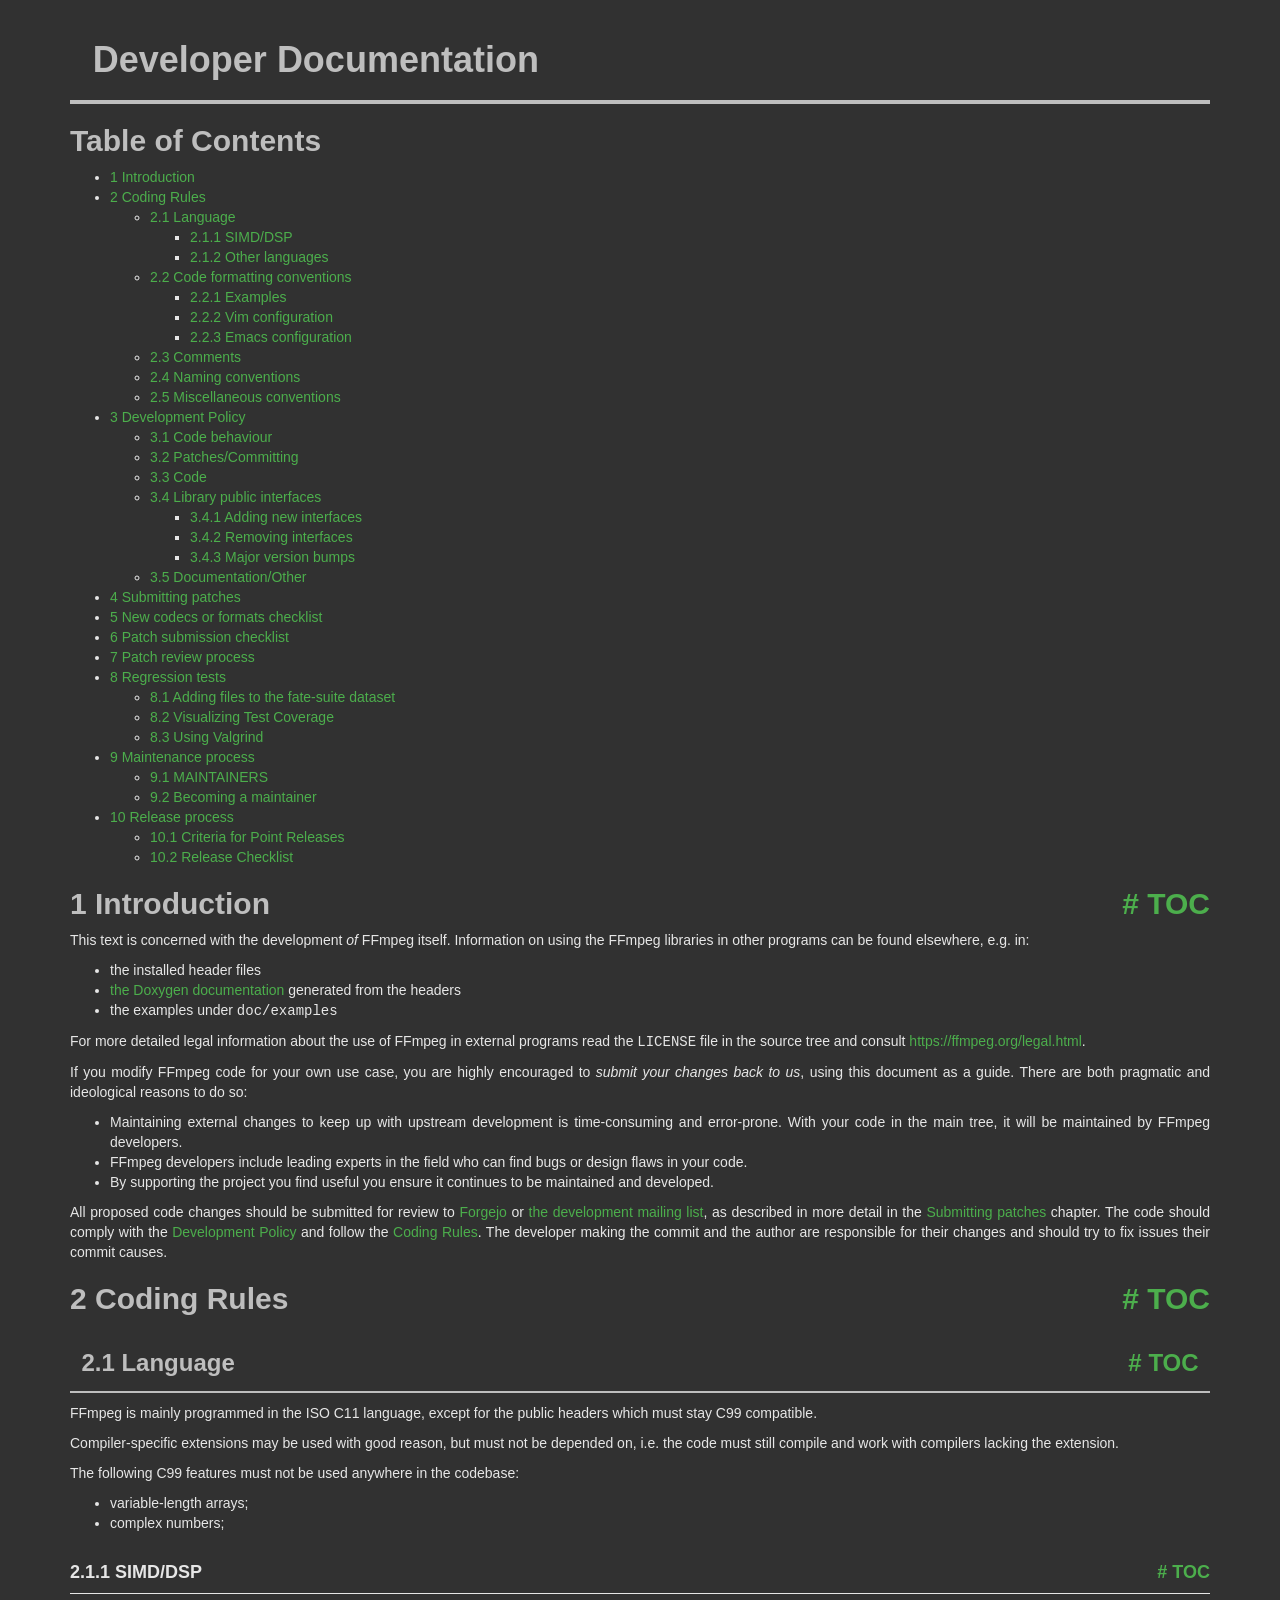
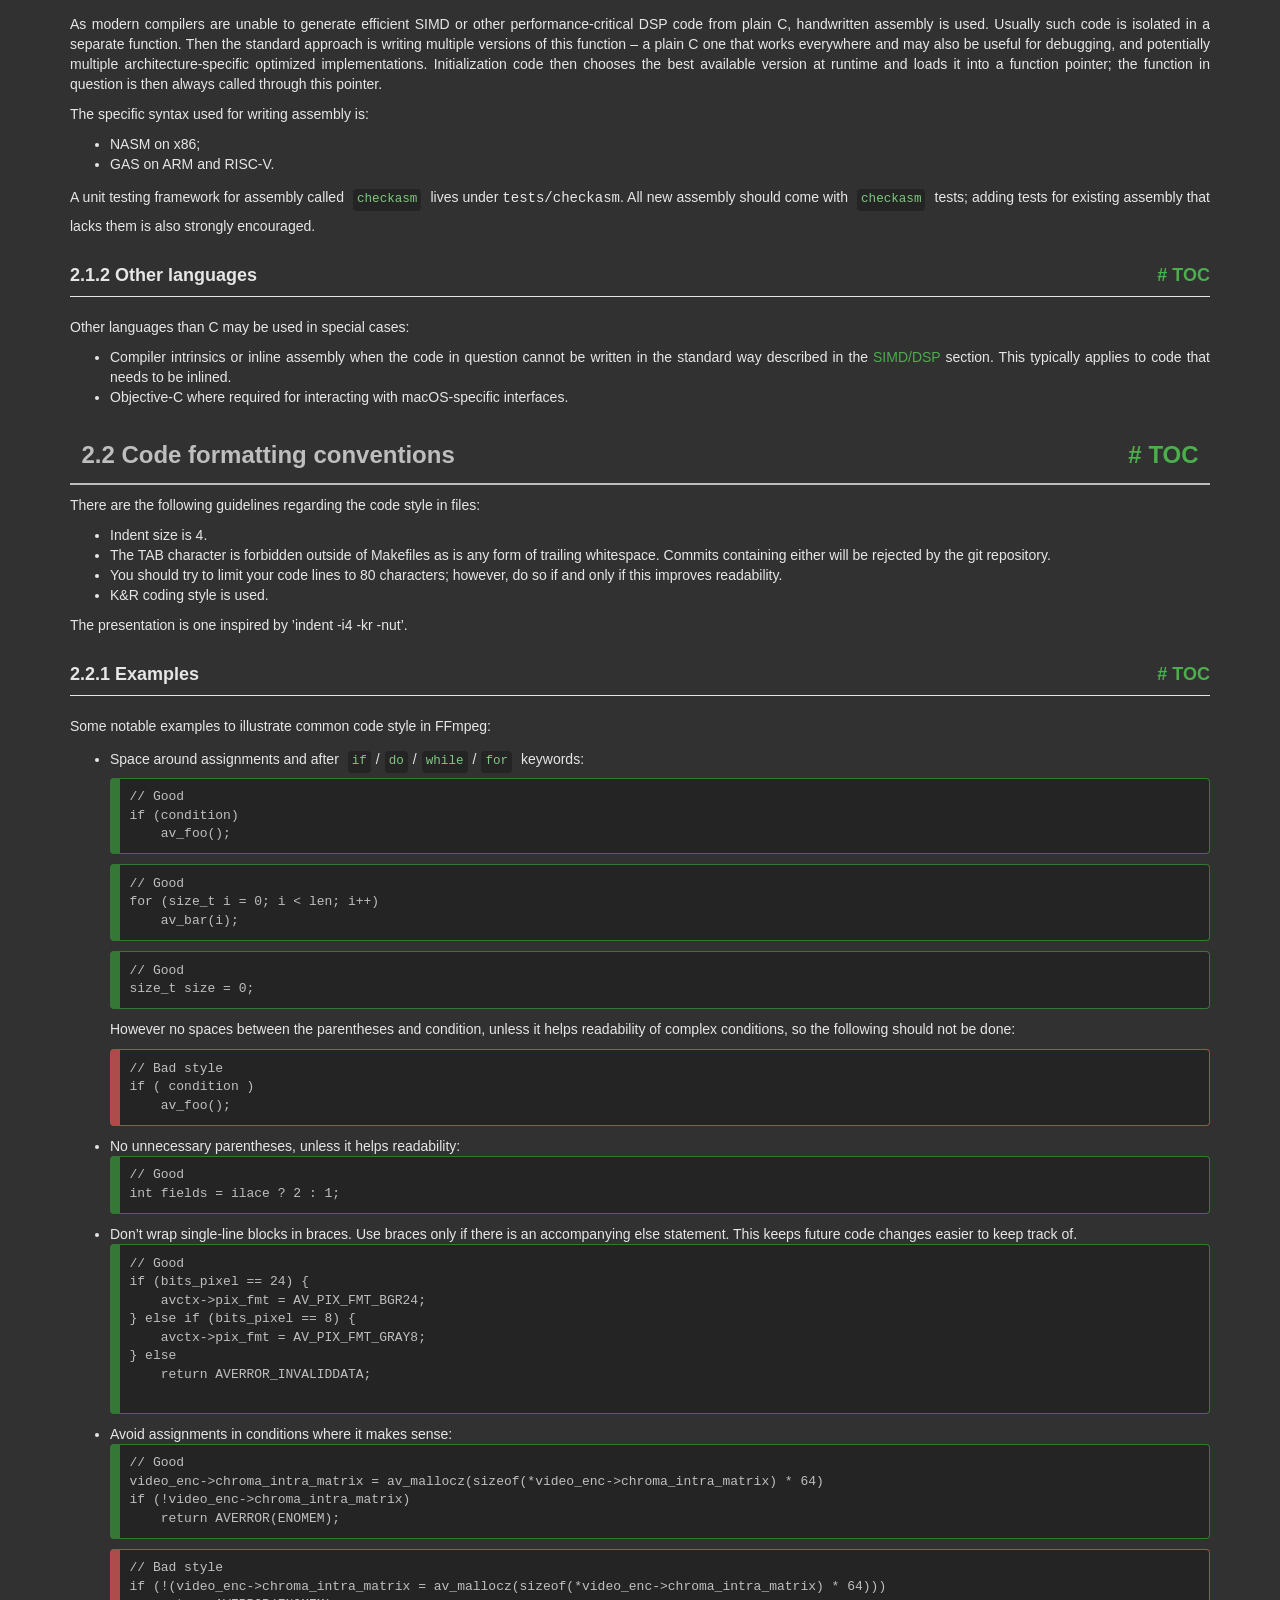
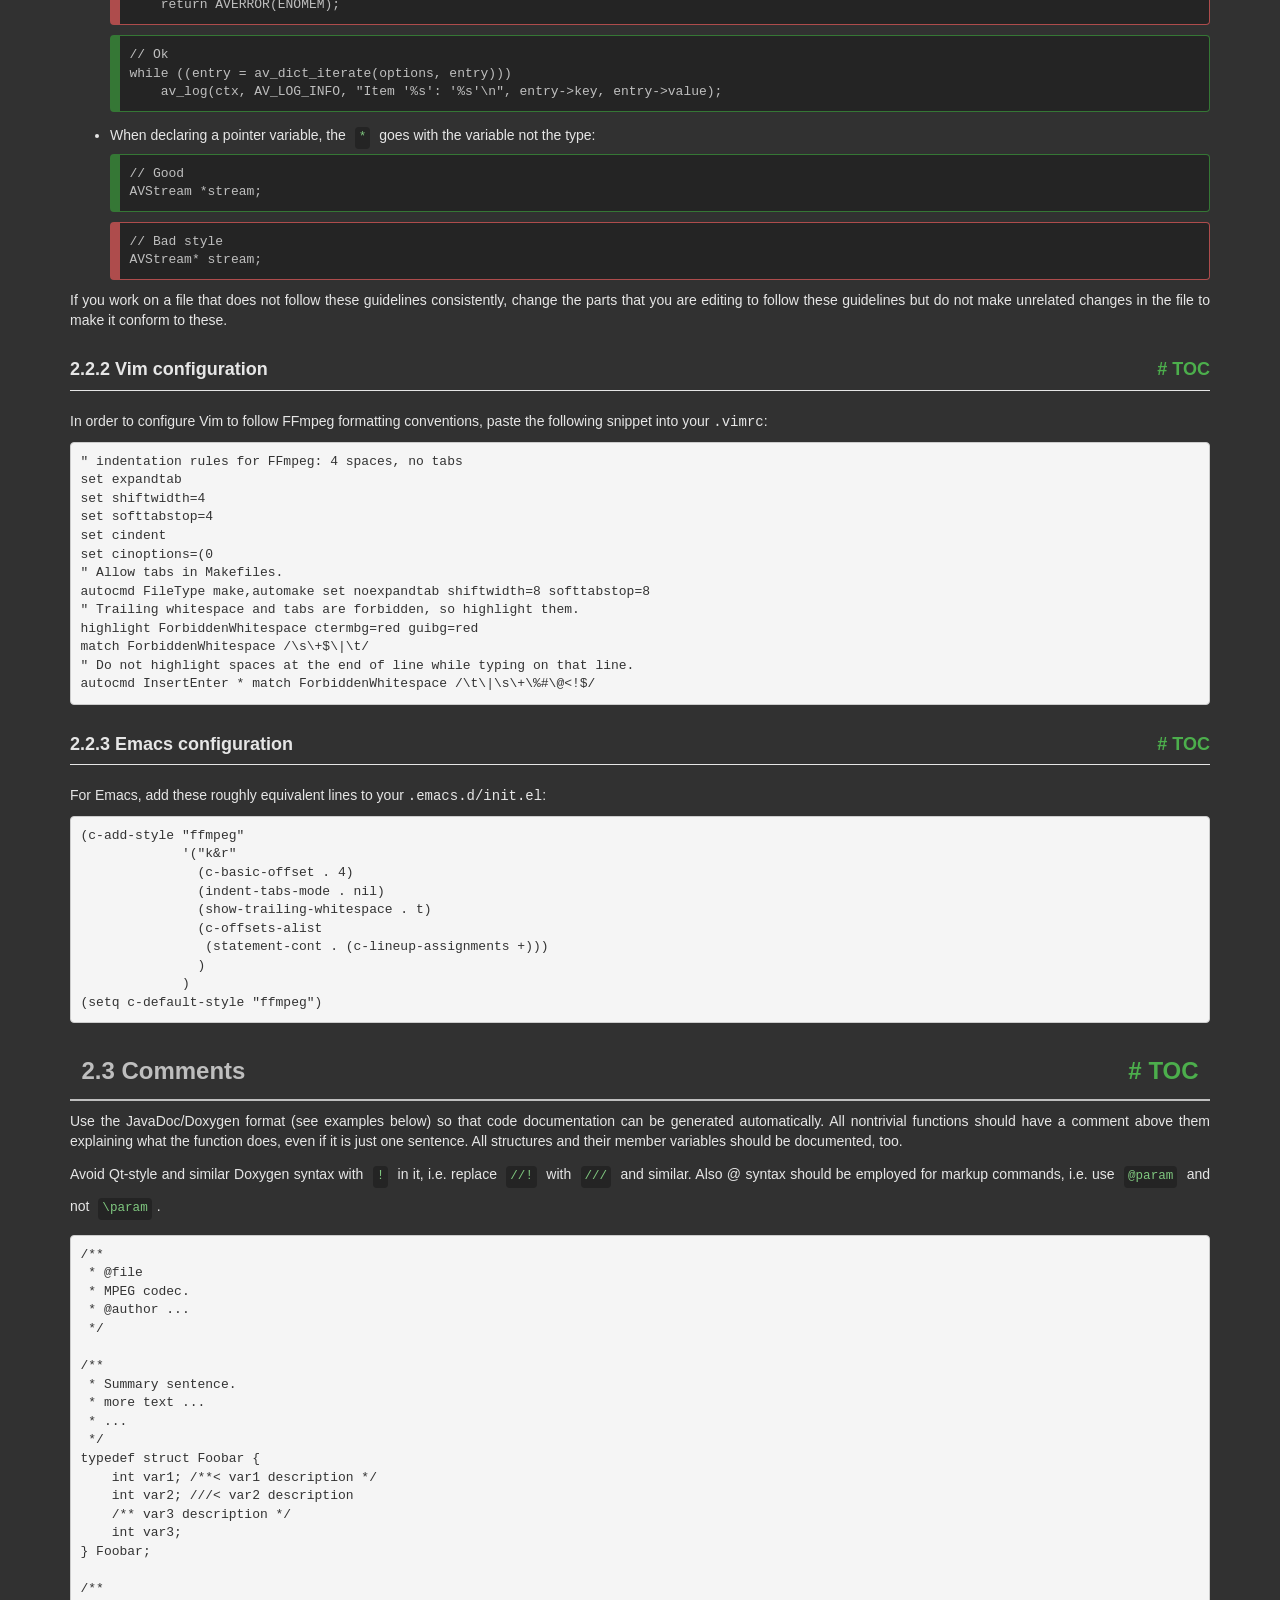
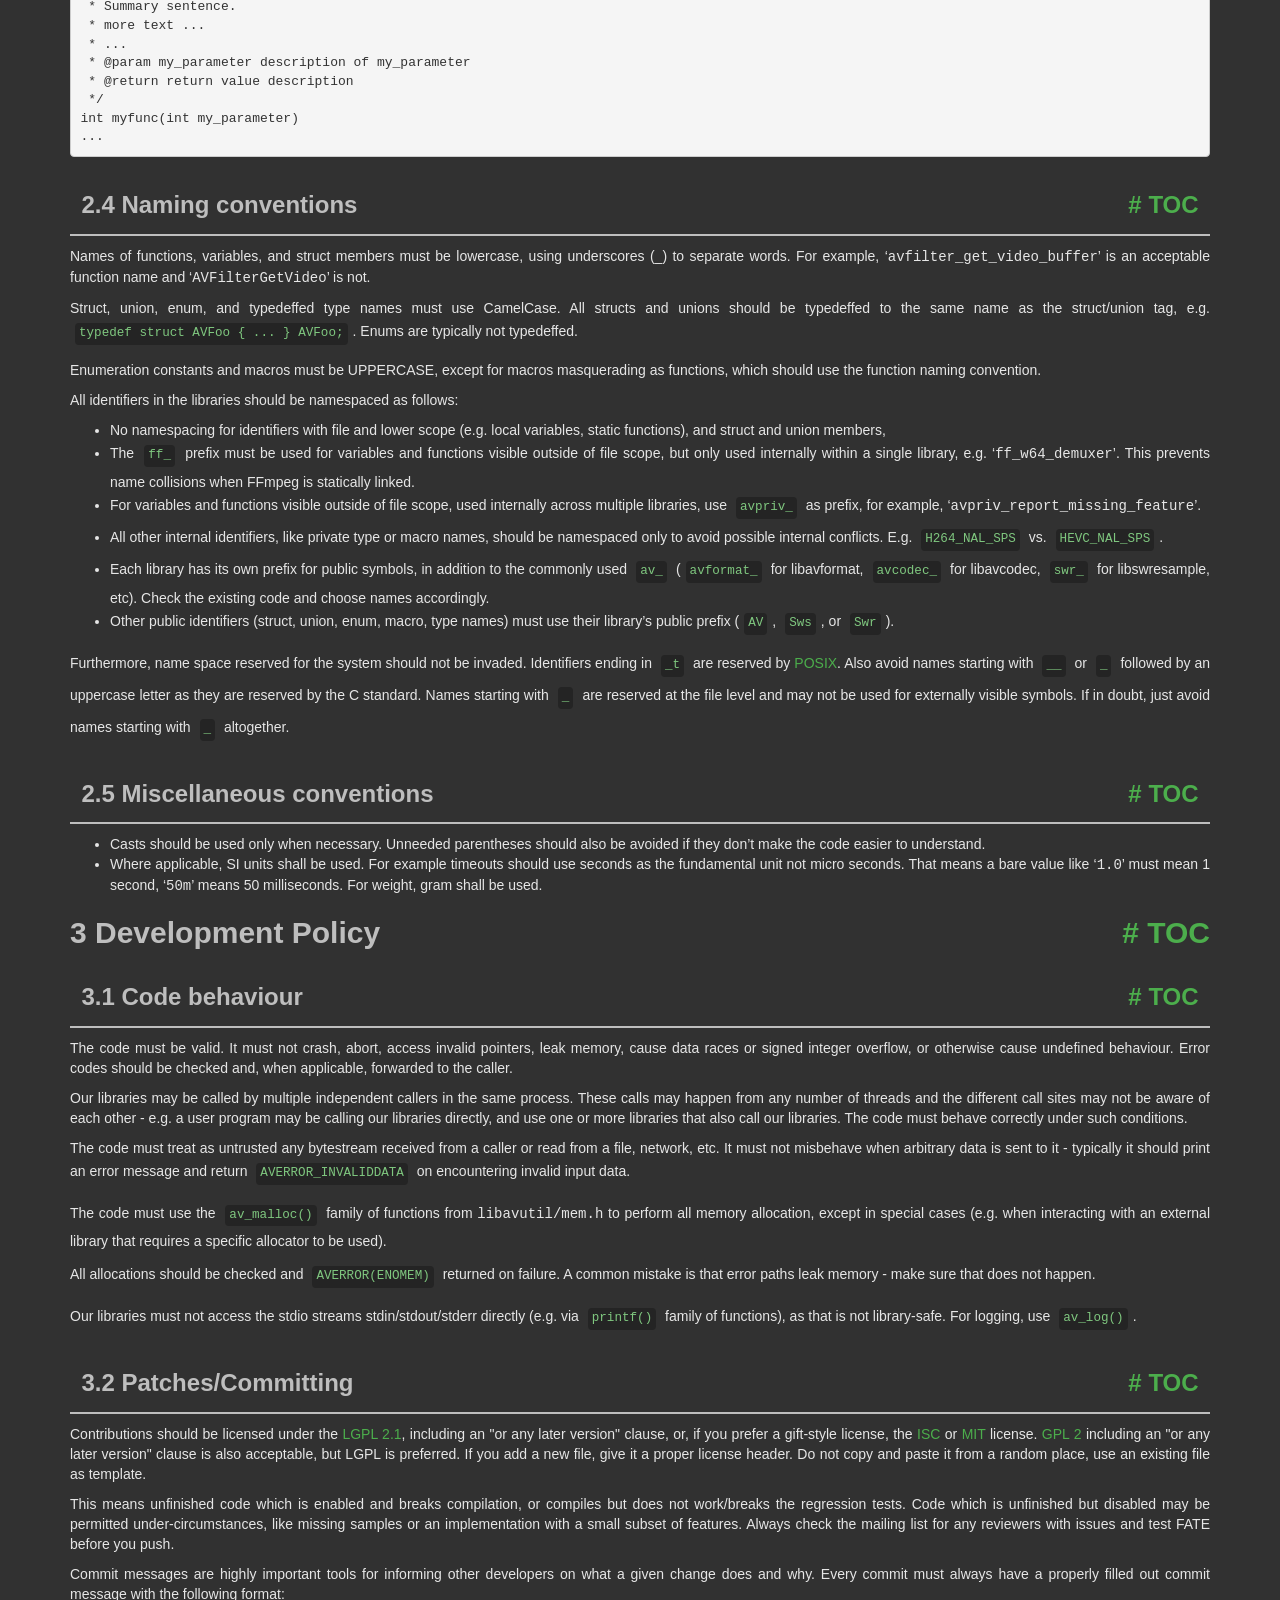
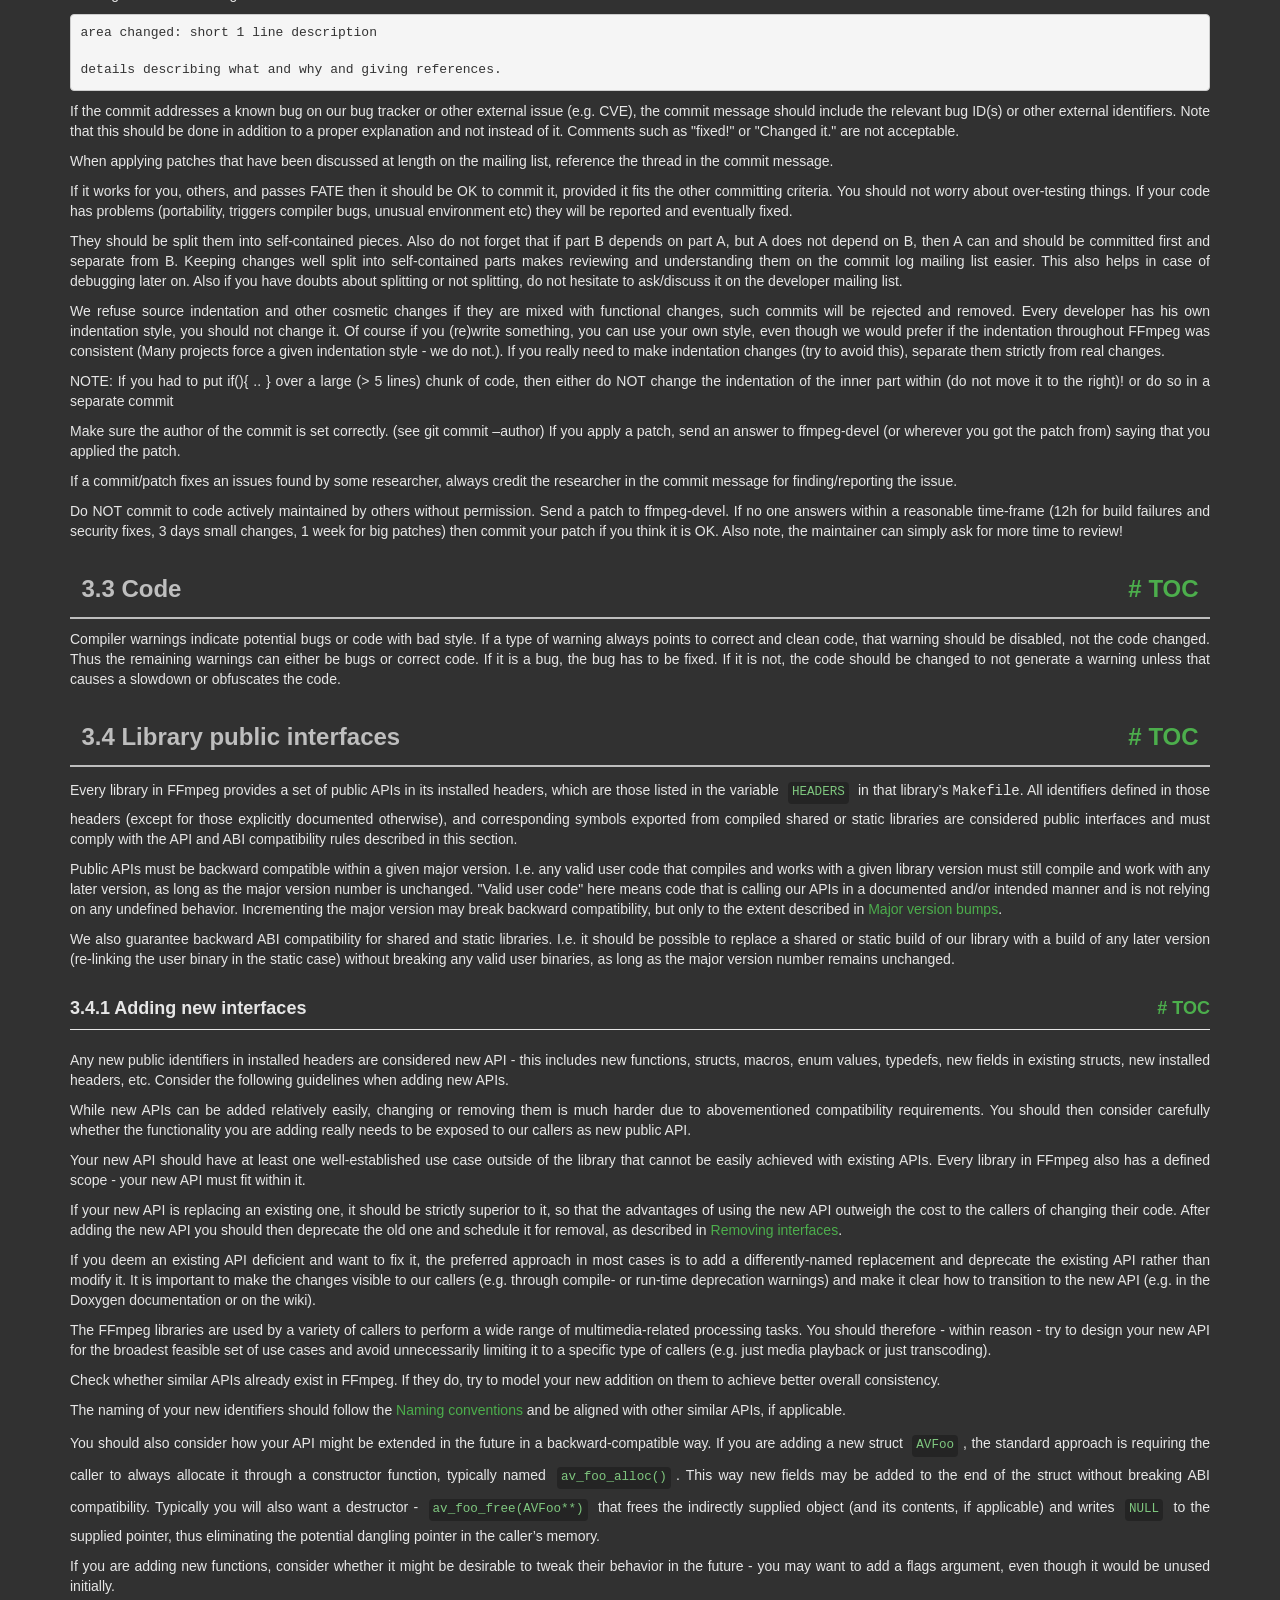
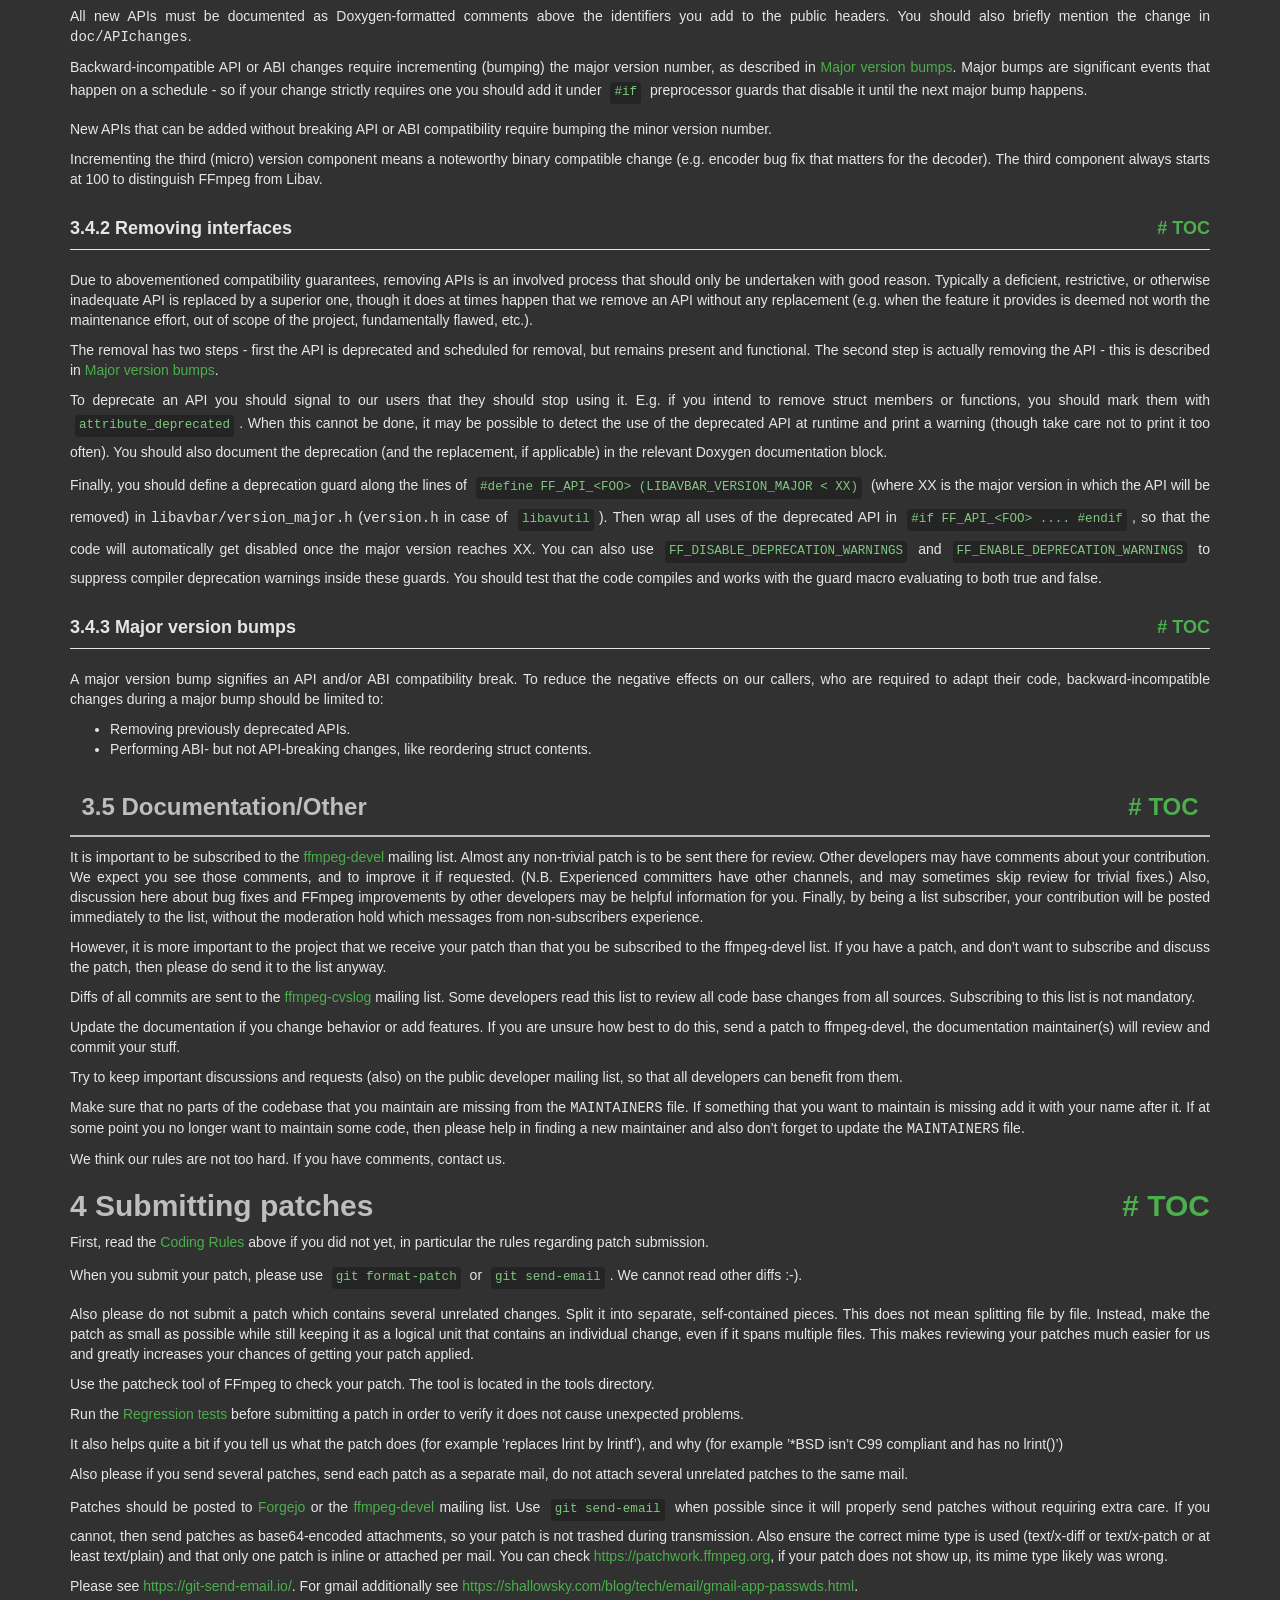
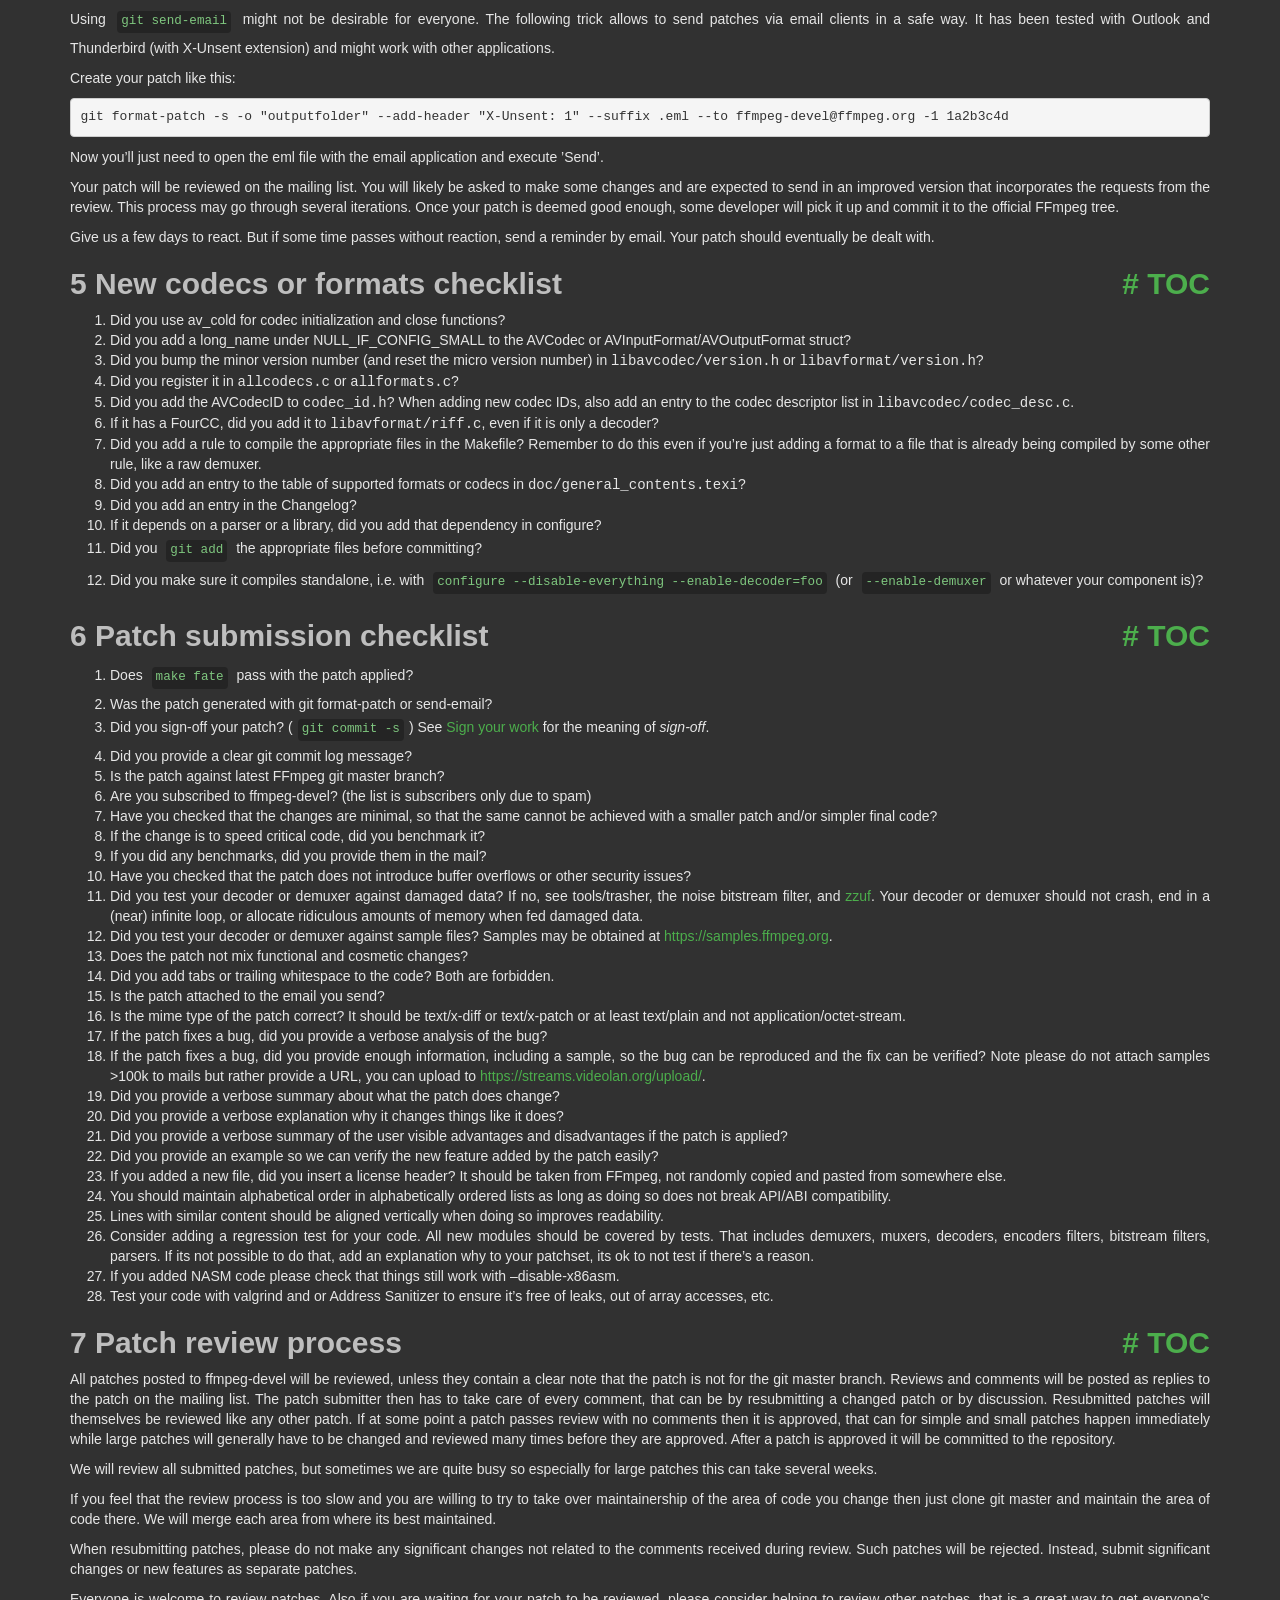
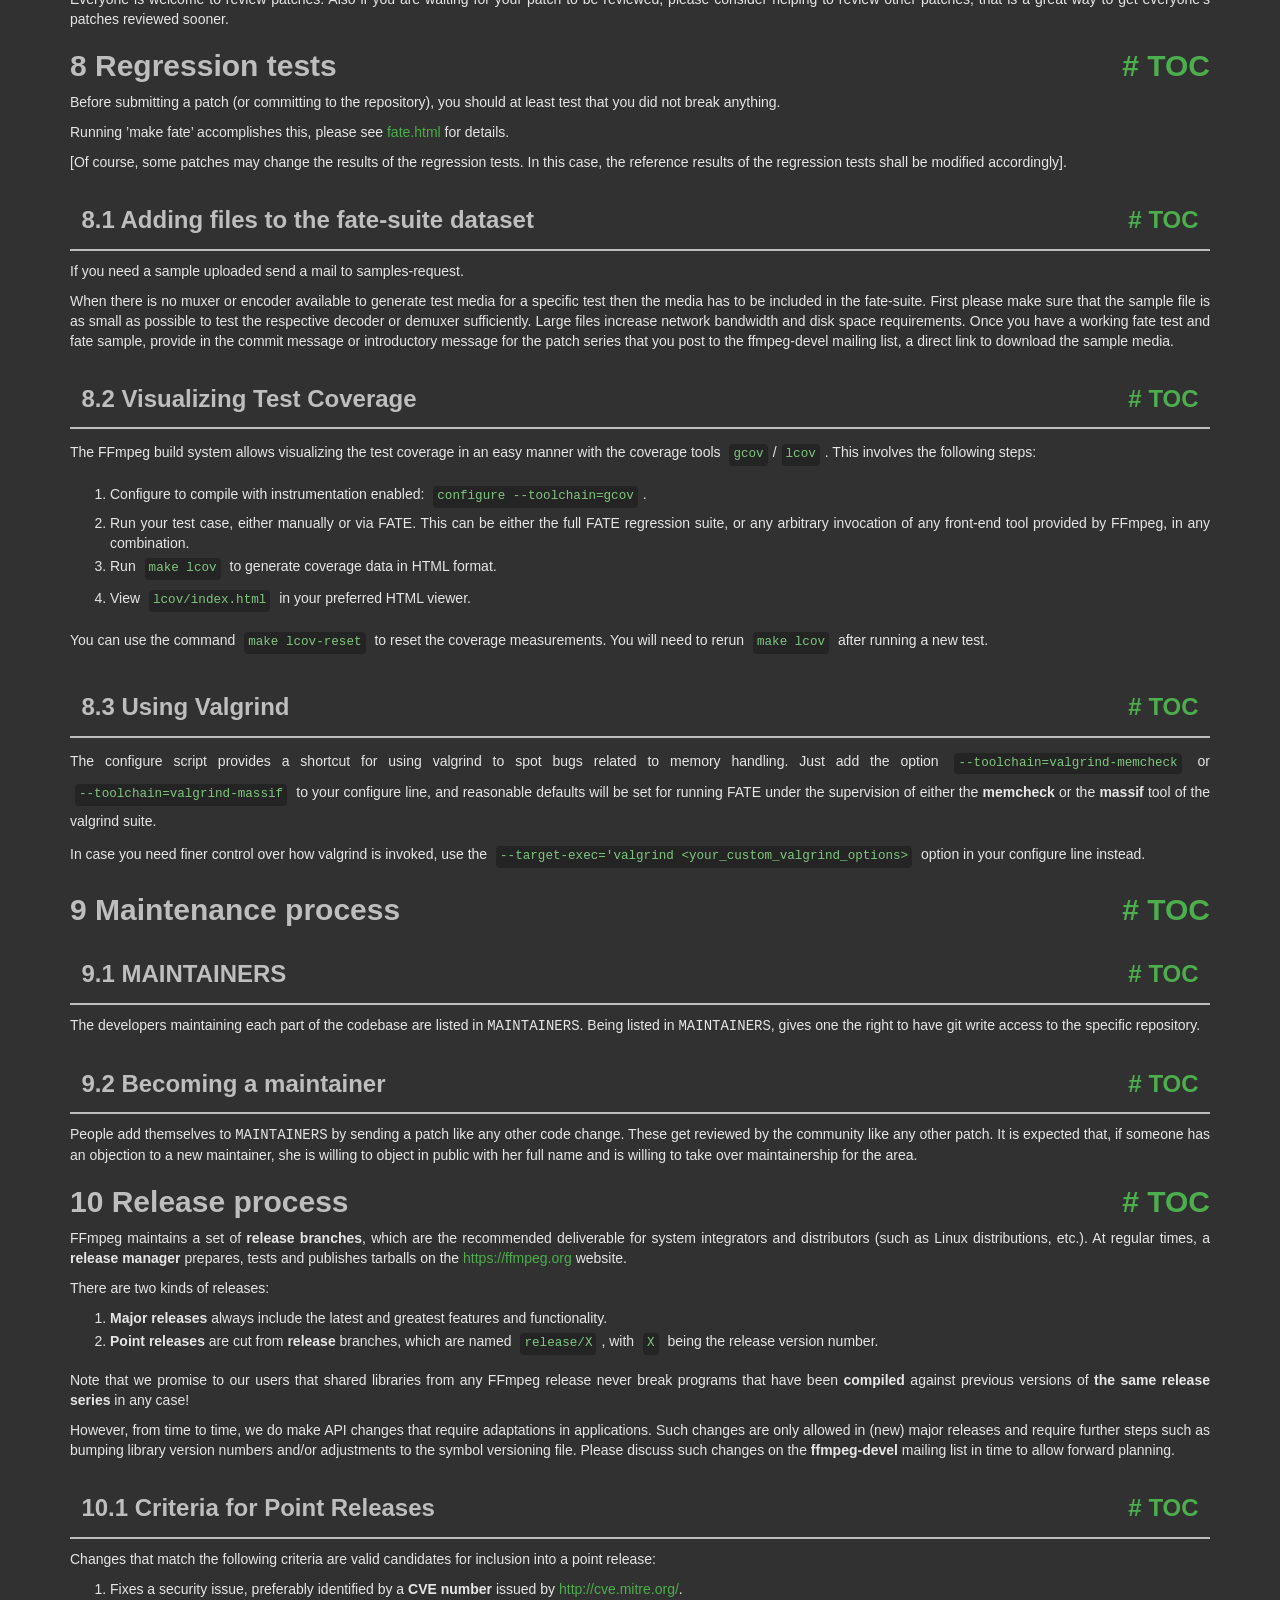
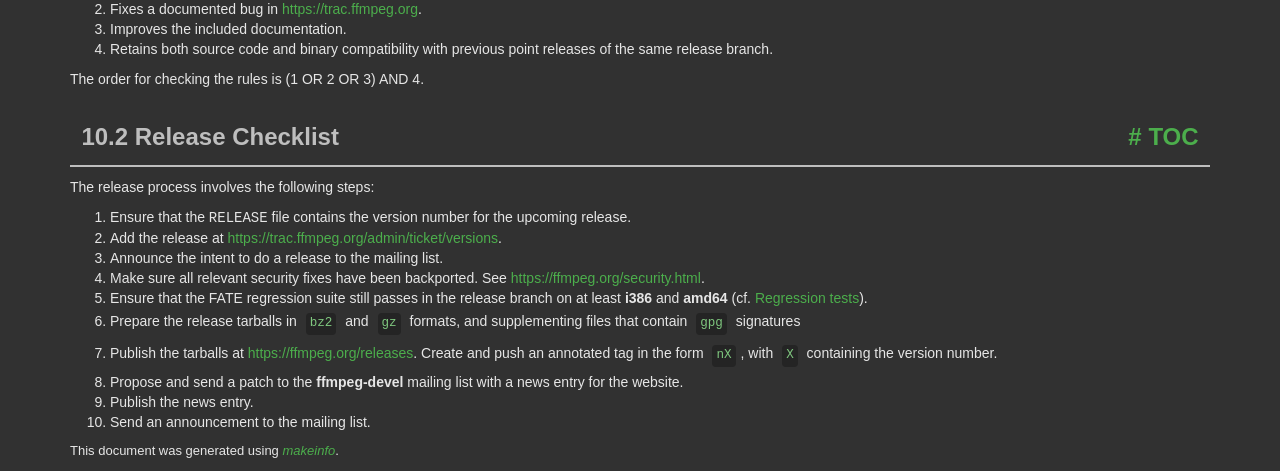
<file: intelligent_voice_assistant/ffmpeg-8.1.2-essentials_build/ffmpeg-8.1.2-essentials_build/doc/developer.html>
<!DOCTYPE html PUBLIC "-//W3C//DTD HTML 4.01 Transitional//EN" "http://www.w3.org/TR/html4/loose.dtd">
<html>
<!-- Created by GNU Texinfo 7.2, https://www.gnu.org/software/texinfo/ -->
  <head>
    <meta charset="utf-8">
    <title>
      Developer Documentation
    </title>
    <meta name="viewport" content="width=device-width,initial-scale=1.0">
    <link rel="stylesheet" type="text/css" href="bootstrap.min.css">
    <link rel="stylesheet" type="text/css" href="style.min.css">
  </head>
  <body>
    <div class="container">
      <h1>
      Developer Documentation
      </h1>


<a name="SEC_Top"></a>

<div class="region-contents" id="SEC_Contents">
<h2 class="contents-heading">Table of Contents</h2>

<div class="contents">

<ul class="toc-numbered-mark">
  <li><a id="toc-Introduction" href="#Introduction">1 Introduction</a></li>
  <li><a id="toc-Coding-Rules" href="#Coding-Rules-1">2 Coding Rules</a>
  <ul class="toc-numbered-mark">
    <li><a id="toc-Language" href="#Language">2.1 Language</a>
    <ul class="toc-numbered-mark">
      <li><a id="toc-SIMD_002fDSP" href="#SIMD_002fDSP-1">2.1.1 SIMD/DSP</a></li>
      <li><a id="toc-Other-languages" href="#Other-languages">2.1.2 Other languages</a></li>
    </ul></li>
    <li><a id="toc-Code-formatting-conventions" href="#Code-formatting-conventions">2.2 Code formatting conventions</a>
    <ul class="toc-numbered-mark">
      <li><a id="toc-Examples" href="#Examples">2.2.1 Examples</a></li>
      <li><a id="toc-Vim-configuration" href="#Vim-configuration">2.2.2 Vim configuration</a></li>
      <li><a id="toc-Emacs-configuration" href="#Emacs-configuration">2.2.3 Emacs configuration</a></li>
    </ul></li>
    <li><a id="toc-Comments" href="#Comments">2.3 Comments</a></li>
    <li><a id="toc-Naming-conventions" href="#Naming-conventions-1">2.4 Naming conventions</a></li>
    <li><a id="toc-Miscellaneous-conventions" href="#Miscellaneous-conventions">2.5 Miscellaneous conventions</a></li>
  </ul></li>
  <li><a id="toc-Development-Policy" href="#Development-Policy-1">3 Development Policy</a>
  <ul class="toc-numbered-mark">
    <li><a id="toc-Code-behaviour" href="#Code-behaviour">3.1 Code behaviour</a></li>
    <li><a id="toc-Patches_002fCommitting" href="#Patches_002fCommitting">3.2 Patches/Committing</a></li>
    <li><a id="toc-Code" href="#Code">3.3 Code</a></li>
    <li><a id="toc-Library-public-interfaces" href="#Library-public-interfaces">3.4 Library public interfaces</a>
    <ul class="toc-numbered-mark">
      <li><a id="toc-Adding-new-interfaces" href="#Adding-new-interfaces">3.4.1 Adding new interfaces</a></li>
      <li><a id="toc-Removing-interfaces" href="#Removing-interfaces-1">3.4.2 Removing interfaces</a></li>
      <li><a id="toc-Major-version-bumps" href="#Major-version-bumps-1">3.4.3 Major version bumps</a></li>
    </ul></li>
    <li><a id="toc-Documentation_002fOther" href="#Documentation_002fOther">3.5 Documentation/Other</a></li>
  </ul></li>
  <li><a id="toc-Submitting-patches" href="#Submitting-patches-1">4 Submitting patches</a></li>
  <li><a id="toc-New-codecs-or-formats-checklist" href="#New-codecs-or-formats-checklist">5 New codecs or formats checklist</a></li>
  <li><a id="toc-Patch-submission-checklist" href="#Patch-submission-checklist">6 Patch submission checklist</a></li>
  <li><a id="toc-Patch-review-process" href="#Patch-review-process">7 Patch review process</a></li>
  <li><a id="toc-Regression-tests" href="#Regression-tests-1">8 Regression tests</a>
  <ul class="toc-numbered-mark">
    <li><a id="toc-Adding-files-to-the-fate_002dsuite-dataset" href="#Adding-files-to-the-fate_002dsuite-dataset">8.1 Adding files to the fate-suite dataset</a></li>
    <li><a id="toc-Visualizing-Test-Coverage" href="#Visualizing-Test-Coverage">8.2 Visualizing Test Coverage</a></li>
    <li><a id="toc-Using-Valgrind" href="#Using-Valgrind">8.3 Using Valgrind</a></li>
  </ul></li>
  <li><a id="toc-Maintenance-process" href="#Maintenance-process">9 Maintenance process</a>
  <ul class="toc-numbered-mark">
    <li><a id="toc-MAINTAINERS" href="#MAINTAINERS-1">9.1 MAINTAINERS</a></li>
    <li><a id="toc-Becoming-a-maintainer" href="#Becoming-a-maintainer-1">9.2 Becoming a maintainer</a></li>
  </ul></li>
  <li><a id="toc-Release-process" href="#Release-process-1">10 Release process</a>
  <ul class="toc-numbered-mark">
    <li><a id="toc-Criteria-for-Point-Releases" href="#Criteria-for-Point-Releases-1">10.1 Criteria for Point Releases</a></li>
    <li><a id="toc-Release-Checklist" href="#Release-Checklist">10.2 Release Checklist</a></li>
  </ul></li>
</ul>
</div>
</div>

<a name="Introduction"></a>
<h2 class="chapter">1 Introduction<span class="pull-right"><a class="anchor hidden-xs" href="#Introduction" aria-hidden="true">#</a> <a class="anchor hidden-xs"href="#toc-Introduction" aria-hidden="true">TOC</a></span></h2>

<p>This text is concerned with the development <em class="emph">of</em> FFmpeg itself. Information
on using the FFmpeg libraries in other programs can be found elsewhere, e.g. in:
</p><ul class="itemize mark-bullet">
<li>the installed header files
</li><li><a class="url" href="http://ffmpeg.org/doxygen/trunk/index.html">the Doxygen documentation</a>
generated from the headers
</li><li>the examples under <samp class="file">doc/examples</samp>
</li></ul>

<p>For more detailed legal information about the use of FFmpeg in
external programs read the <samp class="file">LICENSE</samp> file in the source tree and
consult <a class="url" href="https://ffmpeg.org/legal.html">https://ffmpeg.org/legal.html</a>.
</p>
<p>If you modify FFmpeg code for your own use case, you are highly encouraged to
<em class="emph">submit your changes back to us</em>, using this document as a guide. There are
both pragmatic and ideological reasons to do so:
</p><ul class="itemize mark-bullet">
<li>Maintaining external changes to keep up with upstream development is
time-consuming and error-prone. With your code in the main tree, it will be
maintained by FFmpeg developers.
</li><li>FFmpeg developers include leading experts in the field who can find bugs or
design flaws in your code.
</li><li>By supporting the project you find useful you ensure it continues to be
maintained and developed.
</li></ul>

<p>All proposed code changes should be submitted for review to
<a class="url" href="https://code.ffmpeg.org/FFmpeg/FFmpeg/pulls">Forgejo</a> or
<a class="url" href="mailto:ffmpeg-devel@ffmpeg.org">the development mailing list</a>, as
described in more detail in the <a class="ref" href="#Submitting-patches">Submitting patches</a> chapter. The code
should comply with the <a class="ref" href="#Development-Policy">Development Policy</a> and follow the <a class="ref" href="#Coding-Rules">Coding Rules</a>.
The developer making the commit and the author are responsible for their changes
and should try to fix issues their commit causes.
</p>
<a class="anchor" id="Coding-Rules"></a><a name="Coding-Rules-1"></a>
<h2 class="chapter">2 Coding Rules<span class="pull-right"><a class="anchor hidden-xs" href="#Coding-Rules" aria-hidden="true">#</a> <a class="anchor hidden-xs"href="#toc-Coding-Rules" aria-hidden="true">TOC</a></span></h2>

<a name="Language"></a>
<h3 class="section">2.1 Language<span class="pull-right"><a class="anchor hidden-xs" href="#Language" aria-hidden="true">#</a> <a class="anchor hidden-xs"href="#toc-Language" aria-hidden="true">TOC</a></span></h3>

<p>FFmpeg is mainly programmed in the ISO C11 language, except for the public
headers which must stay C99 compatible.
</p>
<p>Compiler-specific extensions may be used with good reason, but must not be
depended on, i.e. the code must still compile and work with compilers lacking
the extension.
</p>
<p>The following C99 features must not be used anywhere in the codebase:
</p><ul class="itemize mark-bullet">
<li>variable-length arrays;

</li><li>complex numbers;
</li></ul>

<a name="SIMD_002fDSP-1"></a>
<h4 class="subsection">2.1.1 SIMD/DSP<span class="pull-right"><a class="anchor hidden-xs" href="#SIMD_002fDSP" aria-hidden="true">#</a> <a class="anchor hidden-xs"href="#toc-SIMD_002fDSP" aria-hidden="true">TOC</a></span></h4>
<a class="anchor" id="SIMD_002fDSP"></a>
<p>As modern compilers are unable to generate efficient SIMD or other
performance-critical DSP code from plain C, handwritten assembly is used.
Usually such code is isolated in a separate function. Then the standard approach
is writing multiple versions of this function – a plain C one that works
everywhere and may also be useful for debugging, and potentially multiple
architecture-specific optimized implementations. Initialization code then
chooses the best available version at runtime and loads it into a function
pointer; the function in question is then always called through this pointer.
</p>
<p>The specific syntax used for writing assembly is:
</p><ul class="itemize mark-bullet">
<li>NASM on x86;

</li><li>GAS on ARM and RISC-V.
</li></ul>

<p>A unit testing framework for assembly called <code class="code">checkasm</code> lives under
<samp class="file">tests/checkasm</samp>. All new assembly should come with <code class="code">checkasm</code> tests;
adding tests for existing assembly that lacks them is also strongly encouraged.
</p>
<a name="Other-languages"></a>
<h4 class="subsection">2.1.2 Other languages<span class="pull-right"><a class="anchor hidden-xs" href="#Other-languages" aria-hidden="true">#</a> <a class="anchor hidden-xs"href="#toc-Other-languages" aria-hidden="true">TOC</a></span></h4>

<p>Other languages than C may be used in special cases:
</p><ul class="itemize mark-bullet">
<li>Compiler intrinsics or inline assembly when the code in question cannot be
written in the standard way described in the <a class="ref" href="#SIMD_002fDSP">SIMD/DSP</a> section. This
typically applies to code that needs to be inlined.

</li><li>Objective-C where required for interacting with macOS-specific interfaces.
</li></ul>

<a name="Code-formatting-conventions"></a>
<h3 class="section">2.2 Code formatting conventions<span class="pull-right"><a class="anchor hidden-xs" href="#Code-formatting-conventions" aria-hidden="true">#</a> <a class="anchor hidden-xs"href="#toc-Code-formatting-conventions" aria-hidden="true">TOC</a></span></h3>

<p>There are the following guidelines regarding the code style in files:
</p>
<ul class="itemize mark-bullet">
<li>Indent size is 4.

</li><li>The TAB character is forbidden outside of Makefiles as is any
form of trailing whitespace. Commits containing either will be
rejected by the git repository.

</li><li>You should try to limit your code lines to 80 characters; however, do so if
and only if this improves readability.

</li><li>K&amp;R coding style is used.
</li></ul>
<p>The presentation is one inspired by &rsquo;indent -i4 -kr -nut&rsquo;.
</p>
<a name="Examples"></a>
<h4 class="subsection">2.2.1 Examples<span class="pull-right"><a class="anchor hidden-xs" href="#Examples" aria-hidden="true">#</a> <a class="anchor hidden-xs"href="#toc-Examples" aria-hidden="true">TOC</a></span></h4>
<p>Some notable examples to illustrate common code style in FFmpeg:
</p>
<ul class="itemize mark-bullet">
<li>Space around assignments and after
<code class="code">if</code>/<code class="code">do</code>/<code class="code">while</code>/<code class="code">for</code> keywords:

<div class="example user-c user-good">
<pre class="example-preformatted">// Good
if (condition)
    av_foo();
</pre></div>

<div class="example user-c user-good">
<pre class="example-preformatted">// Good
for (size_t i = 0; i &lt; len; i++)
    av_bar(i);
</pre></div>

<div class="example user-c user-good">
<pre class="example-preformatted">// Good
size_t size = 0;
</pre></div>

<p>However no spaces between the parentheses and condition, unless it helps
readability of complex conditions, so the following should not be done:
</p>
<div class="example user-c user-bad">
<pre class="example-preformatted">// Bad style
if ( condition )
    av_foo();
</pre></div>

</li><li>No unnecessary parentheses, unless it helps readability:

<div class="example user-c user-good">
<pre class="example-preformatted">// Good
int fields = ilace ? 2 : 1;
</pre></div>

</li><li>Don&rsquo;t wrap single-line blocks in braces. Use braces only if there is an accompanying else statement. This keeps future code changes easier to keep track of.

<div class="example user-c user-good">
<pre class="example-preformatted">// Good
if (bits_pixel == 24) {
    avctx-&gt;pix_fmt = AV_PIX_FMT_BGR24;
} else if (bits_pixel == 8) {
    avctx-&gt;pix_fmt = AV_PIX_FMT_GRAY8;
} else
    return AVERROR_INVALIDDATA;

</pre></div>

</li><li>Avoid assignments in conditions where it makes sense:

<div class="example user-c user-good">
<pre class="example-preformatted">// Good
video_enc-&gt;chroma_intra_matrix = av_mallocz(sizeof(*video_enc-&gt;chroma_intra_matrix) * 64)
if (!video_enc-&gt;chroma_intra_matrix)
    return AVERROR(ENOMEM);
</pre></div>

<div class="example user-c user-bad">
<pre class="example-preformatted">// Bad style
if (!(video_enc-&gt;chroma_intra_matrix = av_mallocz(sizeof(*video_enc-&gt;chroma_intra_matrix) * 64)))
    return AVERROR(ENOMEM);
</pre></div>

<div class="example user-c user-good">
<pre class="example-preformatted">// Ok
while ((entry = av_dict_iterate(options, entry)))
    av_log(ctx, AV_LOG_INFO, &quot;Item '%s': '%s'\n&quot;, entry-&gt;key, entry-&gt;value);
</pre></div>

</li><li>When declaring a pointer variable, the <code class="code">*</code> goes with the variable not the type:

<div class="example user-c user-good">
<pre class="example-preformatted">// Good
AVStream *stream;
</pre></div>

<div class="example user-c user-bad">
<pre class="example-preformatted">// Bad style
AVStream* stream;
</pre></div>

</li></ul>

<p>If you work on a file that does not follow these guidelines consistently,
change the parts that you are editing to follow these guidelines but do
not make unrelated changes in the file to make it conform to these.
</p>
<a name="Vim-configuration"></a>
<h4 class="subsection">2.2.2 Vim configuration<span class="pull-right"><a class="anchor hidden-xs" href="#Vim-configuration" aria-hidden="true">#</a> <a class="anchor hidden-xs"href="#toc-Vim-configuration" aria-hidden="true">TOC</a></span></h4>
<p>In order to configure Vim to follow FFmpeg formatting conventions, paste
the following snippet into your <samp class="file">.vimrc</samp>:
</p><div class="example">
<pre class="example-preformatted">&quot; indentation rules for FFmpeg: 4 spaces, no tabs
set expandtab
set shiftwidth=4
set softtabstop=4
set cindent
set cinoptions=(0
&quot; Allow tabs in Makefiles.
autocmd FileType make,automake set noexpandtab shiftwidth=8 softtabstop=8
&quot; Trailing whitespace and tabs are forbidden, so highlight them.
highlight ForbiddenWhitespace ctermbg=red guibg=red
match ForbiddenWhitespace /\s\+$\|\t/
&quot; Do not highlight spaces at the end of line while typing on that line.
autocmd InsertEnter * match ForbiddenWhitespace /\t\|\s\+\%#\@&lt;!$/
</pre></div>

<a name="Emacs-configuration"></a>
<h4 class="subsection">2.2.3 Emacs configuration<span class="pull-right"><a class="anchor hidden-xs" href="#Emacs-configuration" aria-hidden="true">#</a> <a class="anchor hidden-xs"href="#toc-Emacs-configuration" aria-hidden="true">TOC</a></span></h4>
<p>For Emacs, add these roughly equivalent lines to your <samp class="file">.emacs.d/init.el</samp>:
</p><div class="example lisp">
<pre class="lisp-preformatted">(c-add-style &quot;ffmpeg&quot;
             '(&quot;k&amp;r&quot;
               (c-basic-offset . 4)
               (indent-tabs-mode . nil)
               (show-trailing-whitespace . t)
               (c-offsets-alist
                (statement-cont . (c-lineup-assignments +)))
               )
             )
(setq c-default-style &quot;ffmpeg&quot;)
</pre></div>

<a name="Comments"></a>
<h3 class="section">2.3 Comments<span class="pull-right"><a class="anchor hidden-xs" href="#Comments" aria-hidden="true">#</a> <a class="anchor hidden-xs"href="#toc-Comments" aria-hidden="true">TOC</a></span></h3>
<p>Use the JavaDoc/Doxygen  format (see examples below) so that code documentation
can be generated automatically. All nontrivial functions should have a comment
above them explaining what the function does, even if it is just one sentence.
All structures and their member variables should be documented, too.
</p>
<p>Avoid Qt-style and similar Doxygen syntax with <code class="code">!</code> in it, i.e. replace
<code class="code">//!</code> with <code class="code">///</code> and similar.  Also @ syntax should be employed
for markup commands, i.e. use <code class="code">@param</code> and not <code class="code">\param</code>.
</p>
<div class="example">
<pre class="example-preformatted">/**
 * @file
 * MPEG codec.
 * @author ...
 */

/**
 * Summary sentence.
 * more text ...
 * ...
 */
typedef struct Foobar {
    int var1; /**&lt; var1 description */
    int var2; ///&lt; var2 description
    /** var3 description */
    int var3;
} Foobar;

/**
 * Summary sentence.
 * more text ...
 * ...
 * @param my_parameter description of my_parameter
 * @return return value description
 */
int myfunc(int my_parameter)
...
</pre></div>

<a class="anchor" id="Naming-conventions"></a><a name="Naming-conventions-1"></a>
<h3 class="section">2.4 Naming conventions<span class="pull-right"><a class="anchor hidden-xs" href="#Naming-conventions" aria-hidden="true">#</a> <a class="anchor hidden-xs"href="#toc-Naming-conventions" aria-hidden="true">TOC</a></span></h3>

<p>Names of functions, variables, and struct members must be lowercase, using
underscores (_) to separate words. For example, &lsquo;<samp class="samp">avfilter_get_video_buffer</samp>&rsquo;
is an acceptable function name and &lsquo;<samp class="samp">AVFilterGetVideo</samp>&rsquo; is not.
</p>
<p>Struct, union, enum, and typedeffed type names must use CamelCase. All structs
and unions should be typedeffed to the same name as the struct/union tag, e.g.
<code class="code">typedef struct AVFoo { ... } AVFoo;</code>. Enums are typically not
typedeffed.
</p>
<p>Enumeration constants and macros must be UPPERCASE, except for macros
masquerading as functions, which should use the function naming convention.
</p>
<p>All identifiers in the libraries should be namespaced as follows:
</p><ul class="itemize mark-bullet">
<li>No namespacing for identifiers with file and lower scope (e.g. local variables,
static functions), and struct and union members,

</li><li>The <code class="code">ff_</code> prefix must be used for variables and functions visible outside
of file scope, but only used internally within a single library, e.g.
&lsquo;<samp class="samp">ff_w64_demuxer</samp>&rsquo;. This prevents name collisions when FFmpeg is statically
linked.

</li><li>For variables and functions visible outside of file scope, used internally
across multiple libraries, use <code class="code">avpriv_</code> as prefix, for example,
&lsquo;<samp class="samp">avpriv_report_missing_feature</samp>&rsquo;.

</li><li>All other internal identifiers, like private type or macro names, should be
namespaced only to avoid possible internal conflicts. E.g. <code class="code">H264_NAL_SPS</code>
vs. <code class="code">HEVC_NAL_SPS</code>.

</li><li>Each library has its own prefix for public symbols, in addition to the
commonly used <code class="code">av_</code> (<code class="code">avformat_</code> for libavformat,
<code class="code">avcodec_</code> for libavcodec, <code class="code">swr_</code> for libswresample, etc).
Check the existing code and choose names accordingly.

</li><li>Other public identifiers (struct, union, enum, macro, type names) must use their
library&rsquo;s public prefix (<code class="code">AV</code>, <code class="code">Sws</code>, or <code class="code">Swr</code>).
</li></ul>

<p>Furthermore, name space reserved for the system should not be invaded.
Identifiers ending in <code class="code">_t</code> are reserved by
<a class="url" href="http://pubs.opengroup.org/onlinepubs/007904975/functions/xsh_chap02_02.html#tag_02_02_02">POSIX</a>.
Also avoid names starting with <code class="code">__</code> or <code class="code">_</code> followed by an uppercase
letter as they are reserved by the C standard. Names starting with <code class="code">_</code>
are reserved at the file level and may not be used for externally visible
symbols. If in doubt, just avoid names starting with <code class="code">_</code> altogether.
</p>
<a name="Miscellaneous-conventions"></a>
<h3 class="section">2.5 Miscellaneous conventions<span class="pull-right"><a class="anchor hidden-xs" href="#Miscellaneous-conventions" aria-hidden="true">#</a> <a class="anchor hidden-xs"href="#toc-Miscellaneous-conventions" aria-hidden="true">TOC</a></span></h3>

<ul class="itemize mark-bullet">
<li>Casts should be used only when necessary. Unneeded parentheses
should also be avoided if they don&rsquo;t make the code easier to understand.
</li><li>Where applicable, SI units shall be used. For example timeouts should use seconds as the fundamental unit not micro seconds.
That means a bare value like &lsquo;<samp class="samp">1.0</samp>&rsquo; must mean 1 second, &lsquo;<samp class="samp">50m</samp>&rsquo; means 50 milliseconds. For weight, gram shall be used.
</li></ul>

<a class="anchor" id="Development-Policy"></a><a name="Development-Policy-1"></a>
<h2 class="chapter">3 Development Policy<span class="pull-right"><a class="anchor hidden-xs" href="#Development-Policy" aria-hidden="true">#</a> <a class="anchor hidden-xs"href="#toc-Development-Policy" aria-hidden="true">TOC</a></span></h2>

<a name="Code-behaviour"></a>
<h3 class="section">3.1 Code behaviour<span class="pull-right"><a class="anchor hidden-xs" href="#Code-behaviour" aria-hidden="true">#</a> <a class="anchor hidden-xs"href="#toc-Code-behaviour" aria-hidden="true">TOC</a></span></h3>

<a name="Correctness"></a>
<p>The code must be valid. It must not crash, abort, access invalid pointers, leak
memory, cause data races or signed integer overflow, or otherwise cause
undefined behaviour. Error codes should be checked and, when applicable,
forwarded to the caller.
</p>
<a name="Thread_002d-and-library_002dsafety"></a>
<p>Our libraries may be called by multiple independent callers in the same process.
These calls may happen from any number of threads and the different call sites
may not be aware of each other - e.g. a user program may be calling our
libraries directly, and use one or more libraries that also call our libraries.
The code must behave correctly under such conditions.
</p>
<a name="Robustness"></a>
<p>The code must treat as untrusted any bytestream received from a caller or read
from a file, network, etc. It must not misbehave when arbitrary data is sent to
it - typically it should print an error message and return
<code class="code">AVERROR_INVALIDDATA</code> on encountering invalid input data.
</p>
<a name="Memory-allocation"></a>
<p>The code must use the <code class="code">av_malloc()</code> family of functions from
<samp class="file">libavutil/mem.h</samp> to perform all memory allocation, except in special cases
(e.g. when interacting with an external library that requires a specific
allocator to be used).
</p>
<p>All allocations should be checked and <code class="code">AVERROR(ENOMEM)</code> returned on
failure. A common mistake is that error paths leak memory - make sure that does
not happen.
</p>
<a name="stdio"></a>
<p>Our libraries must not access the stdio streams stdin/stdout/stderr directly
(e.g. via <code class="code">printf()</code> family of functions), as that is not library-safe. For
logging, use <code class="code">av_log()</code>.
</p>
<a name="Patches_002fCommitting"></a>
<h3 class="section">3.2 Patches/Committing<span class="pull-right"><a class="anchor hidden-xs" href="#Patches_002fCommitting" aria-hidden="true">#</a> <a class="anchor hidden-xs"href="#toc-Patches_002fCommitting" aria-hidden="true">TOC</a></span></h3>
<a name="Licenses-for-patches-must-be-compatible-with-FFmpeg_002e"></a>
<p>Contributions should be licensed under the
<a class="uref" href="http://www.gnu.org/licenses/lgpl-2.1.html">LGPL 2.1</a>,
including an &quot;or any later version&quot; clause, or, if you prefer
a gift-style license, the
<a class="uref" href="http://opensource.org/licenses/isc-license.txt">ISC</a> or
<a class="uref" href="http://mit-license.org/">MIT</a> license.
<a class="uref" href="http://www.gnu.org/licenses/gpl-2.0.html">GPL 2</a> including
an &quot;or any later version&quot; clause is also acceptable, but LGPL is
preferred.
If you add a new file, give it a proper license header. Do not copy and
paste it from a random place, use an existing file as template.
</p>
<a name="You-must-not-commit-code-which-breaks-FFmpeg_0021"></a>
<p>This means unfinished code which is enabled and breaks compilation,
or compiles but does not work/breaks the regression tests. Code which
is unfinished but disabled may be permitted under-circumstances, like
missing samples or an implementation with a small subset of features.
Always check the mailing list for any reviewers with issues and test
FATE before you push.
</p>
<a name="Commit-messages"></a>
<p>Commit messages are highly important tools for informing other developers on
what a given change does and why. Every commit must always have a properly
filled out commit message with the following format:
</p><div class="example">
<pre class="example-preformatted">area changed: short 1 line description

details describing what and why and giving references.
</pre></div>

<p>If the commit addresses a known bug on our bug tracker or other external issue
(e.g. CVE), the commit message should include the relevant bug ID(s) or other
external identifiers. Note that this should be done in addition to a proper
explanation and not instead of it. Comments such as &quot;fixed!&quot; or &quot;Changed it.&quot;
are not acceptable.
</p>
<p>When applying patches that have been discussed at length on the mailing list,
reference the thread in the commit message.
</p>
<a name="Testing-must-be-adequate-but-not-excessive_002e"></a>
<p>If it works for you, others, and passes FATE then it should be OK to commit
it, provided it fits the other committing criteria. You should not worry about
over-testing things. If your code has problems (portability, triggers
compiler bugs, unusual environment etc) they will be reported and eventually
fixed.
</p>
<a name="Do-not-commit-unrelated-changes-together_002e"></a>
<p>They should be split them into self-contained pieces. Also do not forget
that if part B depends on part A, but A does not depend on B, then A can
and should be committed first and separate from B. Keeping changes well
split into self-contained parts makes reviewing and understanding them on
the commit log mailing list easier. This also helps in case of debugging
later on.
Also if you have doubts about splitting or not splitting, do not hesitate to
ask/discuss it on the developer mailing list.
</p>
<a name="Cosmetic-changes-should-be-kept-in-separate-patches_002e"></a>
<p>We refuse source indentation and other cosmetic changes if they are mixed
with functional changes, such commits will be rejected and removed. Every
developer has his own indentation style, you should not change it. Of course
if you (re)write something, you can use your own style, even though we would
prefer if the indentation throughout FFmpeg was consistent (Many projects
force a given indentation style - we do not.). If you really need to make
indentation changes (try to avoid this), separate them strictly from real
changes.
</p>
<p>NOTE: If you had to put if(){ .. } over a large (&gt; 5 lines) chunk of code,
then either do NOT change the indentation of the inner part within (do not
move it to the right)! or do so in a separate commit
</p>
<a name="Credit-the-author-of-the-patch_002e"></a>
<p>Make sure the author of the commit is set correctly. (see git commit &ndash;author)
If you apply a patch, send an
answer to ffmpeg-devel (or wherever you got the patch from) saying that
you applied the patch.
</p>
<a name="Credit-any-researchers"></a>
<p>If a commit/patch fixes an issues found by some researcher, always credit the
researcher in the commit message for finding/reporting the issue.
</p>
<a name="Always-wait-long-enough-before-pushing-changes"></a>
<p>Do NOT commit to code actively maintained by others without permission.
Send a patch to ffmpeg-devel. If no one answers within a reasonable
time-frame (12h for build failures and security fixes, 3 days small changes,
1 week for big patches) then commit your patch if you think it is OK.
Also note, the maintainer can simply ask for more time to review!
</p>
<a name="Code"></a>
<h3 class="section">3.3 Code<span class="pull-right"><a class="anchor hidden-xs" href="#Code" aria-hidden="true">#</a> <a class="anchor hidden-xs"href="#toc-Code" aria-hidden="true">TOC</a></span></h3>
<a name="Warnings-for-correct-code-may-be-disabled-if-there-is-no-other-option_002e"></a>
<p>Compiler warnings indicate potential bugs or code with bad style. If a type of
warning always points to correct and clean code, that warning should
be disabled, not the code changed.
Thus the remaining warnings can either be bugs or correct code.
If it is a bug, the bug has to be fixed. If it is not, the code should
be changed to not generate a warning unless that causes a slowdown
or obfuscates the code.
</p>
<a name="Library-public-interfaces"></a>
<h3 class="section">3.4 Library public interfaces<span class="pull-right"><a class="anchor hidden-xs" href="#Library-public-interfaces" aria-hidden="true">#</a> <a class="anchor hidden-xs"href="#toc-Library-public-interfaces" aria-hidden="true">TOC</a></span></h3>
<p>Every library in FFmpeg provides a set of public APIs in its installed headers,
which are those listed in the variable <code class="code">HEADERS</code> in that library&rsquo;s
<samp class="file">Makefile</samp>. All identifiers defined in those headers (except for those
explicitly documented otherwise), and corresponding symbols exported from
compiled shared or static libraries are considered public interfaces and must
comply with the API and ABI compatibility rules described in this section.
</p>
<p>Public APIs must be backward compatible within a given major version. I.e. any
valid user code that compiles and works with a given library version must still
compile and work with any later version, as long as the major version number is
unchanged. &quot;Valid user code&quot; here means code that is calling our APIs in a
documented and/or intended manner and is not relying on any undefined behavior.
Incrementing the major version may break backward compatibility, but only to the
extent described in <a class="ref" href="#Major-version-bumps">Major version bumps</a>.
</p>
<p>We also guarantee backward ABI compatibility for shared and static libraries.
I.e. it should be possible to replace a shared or static build of our library
with a build of any later version (re-linking the user binary in the static
case) without breaking any valid user binaries, as long as the major version
number remains unchanged.
</p>
<a name="Adding-new-interfaces"></a>
<h4 class="subsection">3.4.1 Adding new interfaces<span class="pull-right"><a class="anchor hidden-xs" href="#Adding-new-interfaces" aria-hidden="true">#</a> <a class="anchor hidden-xs"href="#toc-Adding-new-interfaces" aria-hidden="true">TOC</a></span></h4>
<p>Any new public identifiers in installed headers are considered new API - this
includes new functions, structs, macros, enum values, typedefs, new fields in
existing structs, new installed headers, etc. Consider the following
guidelines when adding new APIs.
</p>
<a name="Motivation"></a>
<p>While new APIs can be added relatively easily, changing or removing them is much
harder due to abovementioned compatibility requirements. You should then
consider carefully whether the functionality you are adding really needs to be
exposed to our callers as new public API.
</p>
<p>Your new API should have at least one well-established use case outside of the
library that cannot be easily achieved with existing APIs. Every library in
FFmpeg also has a defined scope - your new API must fit within it.
</p>
<a name="Replacing-existing-APIs"></a>
<p>If your new API is replacing an existing one, it should be strictly superior to
it, so that the advantages of using the new API outweigh the cost to the
callers of changing their code. After adding the new API you should then
deprecate the old one and schedule it for removal, as described in
<a class="ref" href="#Removing-interfaces">Removing interfaces</a>.
</p>
<p>If you deem an existing API deficient and want to fix it, the preferred approach
in most cases is to add a differently-named replacement and deprecate the
existing API rather than modify it. It is important to make the changes visible
to our callers (e.g. through compile- or run-time deprecation warnings) and make
it clear how to transition to the new API (e.g. in the Doxygen documentation or
on the wiki).
</p>
<a name="API-design"></a>
<p>The FFmpeg libraries are used by a variety of callers to perform a wide range of
multimedia-related processing tasks. You should therefore - within reason - try
to design your new API for the broadest feasible set of use cases and avoid
unnecessarily limiting it to a specific type of callers (e.g. just media
playback or just transcoding).
</p>
<a name="Consistency"></a>
<p>Check whether similar APIs already exist in FFmpeg. If they do, try to model
your new addition on them to achieve better overall consistency.
</p>
<p>The naming of your new identifiers should follow the <a class="ref" href="#Naming-conventions">Naming conventions</a>
and be aligned with other similar APIs, if applicable.
</p>
<a name="Extensibility"></a>
<p>You should also consider how your API might be extended in the future in a
backward-compatible way. If you are adding a new struct <code class="code">AVFoo</code>, the
standard approach is requiring the caller to always allocate it through a
constructor function, typically named <code class="code">av_foo_alloc()</code>. This way new fields
may be added to the end of the struct without breaking ABI compatibility.
Typically you will also want a destructor - <code class="code">av_foo_free(AVFoo**)</code> that
frees the indirectly supplied object (and its contents, if applicable) and
writes <code class="code">NULL</code> to the supplied pointer, thus eliminating the potential
dangling pointer in the caller&rsquo;s memory.
</p>
<p>If you are adding new functions, consider whether it might be desirable to tweak
their behavior in the future - you may want to add a flags argument, even though
it would be unused initially.
</p>
<a name="Documentation"></a>
<p>All new APIs must be documented as Doxygen-formatted comments above the
identifiers you add to the public headers. You should also briefly mention the
change in <samp class="file">doc/APIchanges</samp>.
</p>
<a name="Bump-the-version"></a>
<p>Backward-incompatible API or ABI changes require incrementing (bumping) the
major version number, as described in <a class="ref" href="#Major-version-bumps">Major version bumps</a>. Major
bumps are significant events that happen on a schedule - so if your change
strictly requires one you should add it under <code class="code">#if</code> preprocessor guards that
disable it until the next major bump happens.
</p>
<p>New APIs that can be added without breaking API or ABI compatibility require
bumping the minor version number.
</p>
<p>Incrementing the third (micro) version component means a noteworthy binary
compatible change (e.g. encoder bug fix that matters for the decoder). The third
component always starts at 100 to distinguish FFmpeg from Libav.
</p>
<a class="anchor" id="Removing-interfaces"></a><a name="Removing-interfaces-1"></a>
<h4 class="subsection">3.4.2 Removing interfaces<span class="pull-right"><a class="anchor hidden-xs" href="#Removing-interfaces" aria-hidden="true">#</a> <a class="anchor hidden-xs"href="#toc-Removing-interfaces" aria-hidden="true">TOC</a></span></h4>
<p>Due to abovementioned compatibility guarantees, removing APIs is an involved
process that should only be undertaken with good reason. Typically a deficient,
restrictive, or otherwise inadequate API is replaced by a superior one, though
it does at times happen that we remove an API without any replacement (e.g. when
the feature it provides is deemed not worth the maintenance effort, out of scope
of the project, fundamentally flawed, etc.).
</p>
<p>The removal has two steps - first the API is deprecated and scheduled for
removal, but remains present and functional. The second step is actually
removing the API - this is described in <a class="ref" href="#Major-version-bumps">Major version bumps</a>.
</p>
<p>To deprecate an API you should signal to our users that they should stop using
it. E.g. if you intend to remove struct members or functions, you should mark
them with <code class="code">attribute_deprecated</code>. When this cannot be done, it may be
possible to detect the use of the deprecated API at runtime and print a warning
(though take care not to print it too often). You should also document the
deprecation (and the replacement, if applicable) in the relevant Doxygen
documentation block.
</p>
<p>Finally, you should define a deprecation guard along the lines of
<code class="code">#define FF_API_&lt;FOO&gt; (LIBAVBAR_VERSION_MAJOR &lt; XX)</code> (where XX is the major
version in which the API will be removed) in <samp class="file">libavbar/version_major.h</samp>
(<samp class="file">version.h</samp> in case of <code class="code">libavutil</code>). Then wrap all uses of the
deprecated API in <code class="code">#if FF_API_&lt;FOO&gt; .... #endif</code>, so that the code will
automatically get disabled once the major version reaches XX. You can also use
<code class="code">FF_DISABLE_DEPRECATION_WARNINGS</code> and <code class="code">FF_ENABLE_DEPRECATION_WARNINGS</code>
to suppress compiler deprecation warnings inside these guards. You should test
that the code compiles and works with the guard macro evaluating to both true
and false.
</p>
<a class="anchor" id="Major-version-bumps"></a><a name="Major-version-bumps-1"></a>
<h4 class="subsection">3.4.3 Major version bumps<span class="pull-right"><a class="anchor hidden-xs" href="#Major-version-bumps" aria-hidden="true">#</a> <a class="anchor hidden-xs"href="#toc-Major-version-bumps" aria-hidden="true">TOC</a></span></h4>
<p>A major version bump signifies an API and/or ABI compatibility break. To reduce
the negative effects on our callers, who are required to adapt their code,
backward-incompatible changes during a major bump should be limited to:
</p><ul class="itemize mark-bullet">
<li>Removing previously deprecated APIs.

</li><li>Performing ABI- but not API-breaking changes, like reordering struct contents.
</li></ul>

<a name="Documentation_002fOther"></a>
<h3 class="section">3.5 Documentation/Other<span class="pull-right"><a class="anchor hidden-xs" href="#Documentation_002fOther" aria-hidden="true">#</a> <a class="anchor hidden-xs"href="#toc-Documentation_002fOther" aria-hidden="true">TOC</a></span></h3>
<a name="Subscribe-to-the-ffmpeg_002ddevel-mailing-list_002e"></a>
<p>It is important to be subscribed to the
<a class="uref" href="https://lists.ffmpeg.org/mailman/listinfo/ffmpeg-devel">ffmpeg-devel</a>
mailing list. Almost any non-trivial patch is to be sent there for review.
Other developers may have comments about your contribution. We expect you see
those comments, and to improve it if requested. (N.B. Experienced committers
have other channels, and may sometimes skip review for trivial fixes.) Also,
discussion here about bug fixes and FFmpeg improvements by other developers may
be helpful information for you. Finally, by being a list subscriber, your
contribution will be posted immediately to the list, without the moderation
hold which messages from non-subscribers experience.
</p>
<p>However, it is more important to the project that we receive your patch than
that you be subscribed to the ffmpeg-devel list. If you have a patch, and don&rsquo;t
want to subscribe and discuss the patch, then please do send it to the list
anyway.
</p>
<a name="Subscribe-to-the-ffmpeg_002dcvslog-mailing-list_002e"></a>
<p>Diffs of all commits are sent to the
<a class="uref" href="https://lists.ffmpeg.org/mailman/listinfo/ffmpeg-cvslog">ffmpeg-cvslog</a>
mailing list. Some developers read this list to review all code base changes
from all sources. Subscribing to this list is not mandatory.
</p>
<a name="Keep-the-documentation-up-to-date_002e"></a>
<p>Update the documentation if you change behavior or add features. If you are
unsure how best to do this, send a patch to ffmpeg-devel, the documentation
maintainer(s) will review and commit your stuff.
</p>
<a name="Important-discussions-should-be-accessible-to-all_002e"></a>
<p>Try to keep important discussions and requests (also) on the public
developer mailing list, so that all developers can benefit from them.
</p>
<a name="Check-your-entries-in-MAINTAINERS_002e"></a>
<p>Make sure that no parts of the codebase that you maintain are missing from the
<samp class="file">MAINTAINERS</samp> file. If something that you want to maintain is missing add it with
your name after it.
If at some point you no longer want to maintain some code, then please help in
finding a new maintainer and also don&rsquo;t forget to update the <samp class="file">MAINTAINERS</samp> file.
</p>
<p>We think our rules are not too hard. If you have comments, contact us.
</p>
<a class="anchor" id="Submitting-patches"></a><a name="Submitting-patches-1"></a>
<h2 class="chapter">4 Submitting patches<span class="pull-right"><a class="anchor hidden-xs" href="#Submitting-patches" aria-hidden="true">#</a> <a class="anchor hidden-xs"href="#toc-Submitting-patches" aria-hidden="true">TOC</a></span></h2>

<p>First, read the <a class="ref" href="#Coding-Rules">Coding Rules</a> above if you did not yet, in particular
the rules regarding patch submission.
</p>
<p>When you submit your patch, please use <code class="code">git format-patch</code> or
<code class="code">git send-email</code>. We cannot read other diffs :-).
</p>
<p>Also please do not submit a patch which contains several unrelated changes.
Split it into separate, self-contained pieces. This does not mean splitting
file by file. Instead, make the patch as small as possible while still
keeping it as a logical unit that contains an individual change, even
if it spans multiple files. This makes reviewing your patches much easier
for us and greatly increases your chances of getting your patch applied.
</p>
<p>Use the patcheck tool of FFmpeg to check your patch.
The tool is located in the tools directory.
</p>
<p>Run the <a class="ref" href="#Regression-tests">Regression tests</a> before submitting a patch in order to verify
it does not cause unexpected problems.
</p>
<p>It also helps quite a bit if you tell us what the patch does (for example
&rsquo;replaces lrint by lrintf&rsquo;), and why (for example &rsquo;*BSD isn&rsquo;t C99 compliant
and has no lrint()&rsquo;)
</p>
<p>Also please if you send several patches, send each patch as a separate mail,
do not attach several unrelated patches to the same mail.
</p>
<p>Patches should be posted to
<a class="uref" href="https://code.ffmpeg.org/FFmpeg/FFmpeg/pulls">Forgejo</a> or the
<a class="uref" href="https://lists.ffmpeg.org/mailman/listinfo/ffmpeg-devel">ffmpeg-devel</a>
mailing list. Use <code class="code">git send-email</code> when possible since it will properly
send patches without requiring extra care. If you cannot, then send patches
as base64-encoded attachments, so your patch is not trashed during
transmission. Also ensure the correct mime type is used
(text/x-diff or text/x-patch or at least text/plain) and that only one
patch is inline or attached per mail.
You can check <a class="url" href="https://patchwork.ffmpeg.org">https://patchwork.ffmpeg.org</a>, if your patch does not show up, its mime type
likely was wrong.
</p>
<a name="How-to-setup-git-send_002demail_003f"></a>

<p>Please see <a class="url" href="https://git-send-email.io/">https://git-send-email.io/</a>.
For gmail additionally see <a class="url" href="https://shallowsky.com/blog/tech/email/gmail-app-passwds.html">https://shallowsky.com/blog/tech/email/gmail-app-passwds.html</a>.
</p>
<a name="Sending-patches-from-email-clients"></a>
<p>Using <code class="code">git send-email</code> might not be desirable for everyone. The
following trick allows to send patches via email clients in a safe
way. It has been tested with Outlook and Thunderbird (with X-Unsent
extension) and might work with other applications.
</p>
<p>Create your patch like this:
</p>
<pre class="verbatim">git format-patch -s -o &quot;outputfolder&quot; --add-header &quot;X-Unsent: 1&quot; --suffix .eml --to ffmpeg-devel@ffmpeg.org -1 1a2b3c4d
</pre>
<p>Now you&rsquo;ll just need to open the eml file with the email application
and execute &rsquo;Send&rsquo;.
</p>
<a name="Reviews"></a>
<p>Your patch will be reviewed on the mailing list. You will likely be asked
to make some changes and are expected to send in an improved version that
incorporates the requests from the review. This process may go through
several iterations. Once your patch is deemed good enough, some developer
will pick it up and commit it to the official FFmpeg tree.
</p>
<p>Give us a few days to react. But if some time passes without reaction,
send a reminder by email. Your patch should eventually be dealt with.
</p>

<a name="New-codecs-or-formats-checklist"></a>
<h2 class="chapter">5 New codecs or formats checklist<span class="pull-right"><a class="anchor hidden-xs" href="#New-codecs-or-formats-checklist" aria-hidden="true">#</a> <a class="anchor hidden-xs"href="#toc-New-codecs-or-formats-checklist" aria-hidden="true">TOC</a></span></h2>

<ol class="enumerate">
<li> Did you use av_cold for codec initialization and close functions?

</li><li> Did you add a long_name under NULL_IF_CONFIG_SMALL to the AVCodec or
AVInputFormat/AVOutputFormat struct?

</li><li> Did you bump the minor version number (and reset the micro version
number) in <samp class="file">libavcodec/version.h</samp> or <samp class="file">libavformat/version.h</samp>?

</li><li> Did you register it in <samp class="file">allcodecs.c</samp> or <samp class="file">allformats.c</samp>?

</li><li> Did you add the AVCodecID to <samp class="file">codec_id.h</samp>?
When adding new codec IDs, also add an entry to the codec descriptor
list in <samp class="file">libavcodec/codec_desc.c</samp>.

</li><li> If it has a FourCC, did you add it to <samp class="file">libavformat/riff.c</samp>,
even if it is only a decoder?

</li><li> Did you add a rule to compile the appropriate files in the Makefile?
Remember to do this even if you&rsquo;re just adding a format to a file that is
already being compiled by some other rule, like a raw demuxer.

</li><li> Did you add an entry to the table of supported formats or codecs in
<samp class="file">doc/general_contents.texi</samp>?

</li><li> Did you add an entry in the Changelog?

</li><li> If it depends on a parser or a library, did you add that dependency in
configure?

</li><li> Did you <code class="code">git add</code> the appropriate files before committing?

</li><li> Did you make sure it compiles standalone, i.e. with
<code class="code">configure --disable-everything --enable-decoder=foo</code>
(or <code class="code">--enable-demuxer</code> or whatever your component is)?
</li></ol>


<a name="Patch-submission-checklist"></a>
<h2 class="chapter">6 Patch submission checklist<span class="pull-right"><a class="anchor hidden-xs" href="#Patch-submission-checklist" aria-hidden="true">#</a> <a class="anchor hidden-xs"href="#toc-Patch-submission-checklist" aria-hidden="true">TOC</a></span></h2>

<ol class="enumerate">
<li> Does <code class="code">make fate</code> pass with the patch applied?

</li><li> Was the patch generated with git format-patch or send-email?

</li><li> Did you sign-off your patch? (<code class="code">git commit -s</code>)
See <a class="uref" href="https://git.kernel.org/pub/scm/linux/kernel/git/torvalds/linux.git/plain/Documentation/process/submitting-patches.rst">Sign your work</a> for the meaning
of <em class="dfn">sign-off</em>.

</li><li> Did you provide a clear git commit log message?

</li><li> Is the patch against latest FFmpeg git master branch?

</li><li> Are you subscribed to ffmpeg-devel?
(the list is subscribers only due to spam)

</li><li> Have you checked that the changes are minimal, so that the same cannot be
achieved with a smaller patch and/or simpler final code?

</li><li> If the change is to speed critical code, did you benchmark it?

</li><li> If you did any benchmarks, did you provide them in the mail?

</li><li> Have you checked that the patch does not introduce buffer overflows or
other security issues?

</li><li> Did you test your decoder or demuxer against damaged data? If no, see
tools/trasher, the noise bitstream filter, and
<a class="uref" href="http://caca.zoy.org/wiki/zzuf">zzuf</a>. Your decoder or demuxer
should not crash, end in a (near) infinite loop, or allocate ridiculous
amounts of memory when fed damaged data.

</li><li> Did you test your decoder or demuxer against sample files?
Samples may be obtained at <a class="url" href="https://samples.ffmpeg.org">https://samples.ffmpeg.org</a>.

</li><li> Does the patch not mix functional and cosmetic changes?

</li><li> Did you add tabs or trailing whitespace to the code? Both are forbidden.

</li><li> Is the patch attached to the email you send?

</li><li> Is the mime type of the patch correct? It should be text/x-diff or
text/x-patch or at least text/plain and not application/octet-stream.

</li><li> If the patch fixes a bug, did you provide a verbose analysis of the bug?

</li><li> If the patch fixes a bug, did you provide enough information, including
a sample, so the bug can be reproduced and the fix can be verified?
Note please do not attach samples &gt;100k to mails but rather provide a
URL, you can upload to <a class="url" href="https://streams.videolan.org/upload/">https://streams.videolan.org/upload/</a>.

</li><li> Did you provide a verbose summary about what the patch does change?

</li><li> Did you provide a verbose explanation why it changes things like it does?

</li><li> Did you provide a verbose summary of the user visible advantages and
disadvantages if the patch is applied?

</li><li> Did you provide an example so we can verify the new feature added by the
patch easily?

</li><li> If you added a new file, did you insert a license header? It should be
taken from FFmpeg, not randomly copied and pasted from somewhere else.

</li><li> You should maintain alphabetical order in alphabetically ordered lists as
long as doing so does not break API/ABI compatibility.

</li><li> Lines with similar content should be aligned vertically when doing so
improves readability.

</li><li> Consider adding a regression test for your code. All new modules
should be covered by tests. That includes demuxers, muxers, decoders, encoders
filters, bitstream filters, parsers. If its not possible to do that, add
an explanation why to your patchset, its ok to not test if there&rsquo;s a reason.

</li><li> If you added NASM code please check that things still work with &ndash;disable-x86asm.

</li><li> Test your code with valgrind and or Address Sanitizer to ensure it&rsquo;s free
of leaks, out of array accesses, etc.
</li></ol>

<a name="Patch-review-process"></a>
<h2 class="chapter">7 Patch review process<span class="pull-right"><a class="anchor hidden-xs" href="#Patch-review-process" aria-hidden="true">#</a> <a class="anchor hidden-xs"href="#toc-Patch-review-process" aria-hidden="true">TOC</a></span></h2>

<p>All patches posted to ffmpeg-devel will be reviewed, unless they contain a
clear note that the patch is not for the git master branch.
Reviews and comments will be posted as replies to the patch on the
mailing list. The patch submitter then has to take care of every comment,
that can be by resubmitting a changed patch or by discussion. Resubmitted
patches will themselves be reviewed like any other patch. If at some point
a patch passes review with no comments then it is approved, that can for
simple and small patches happen immediately while large patches will generally
have to be changed and reviewed many times before they are approved.
After a patch is approved it will be committed to the repository.
</p>
<p>We will review all submitted patches, but sometimes we are quite busy so
especially for large patches this can take several weeks.
</p>
<p>If you feel that the review process is too slow and you are willing to try to
take over maintainership of the area of code you change then just clone
git master and maintain the area of code there. We will merge each area from
where its best maintained.
</p>
<p>When resubmitting patches, please do not make any significant changes
not related to the comments received during review. Such patches will
be rejected. Instead, submit significant changes or new features as
separate patches.
</p>
<p>Everyone is welcome to review patches. Also if you are waiting for your patch
to be reviewed, please consider helping to review other patches, that is a great
way to get everyone&rsquo;s patches reviewed sooner.
</p>
<a class="anchor" id="Regression-tests"></a><a name="Regression-tests-1"></a>
<h2 class="chapter">8 Regression tests<span class="pull-right"><a class="anchor hidden-xs" href="#Regression-tests" aria-hidden="true">#</a> <a class="anchor hidden-xs"href="#toc-Regression-tests" aria-hidden="true">TOC</a></span></h2>

<p>Before submitting a patch (or committing to the repository), you should at least
test that you did not break anything.
</p>
<p>Running &rsquo;make fate&rsquo; accomplishes this, please see <a class="url" href="fate.html">fate.html</a> for details.
</p>
<p>[Of course, some patches may change the results of the regression tests. In
this case, the reference results of the regression tests shall be modified
accordingly].
</p>
<a name="Adding-files-to-the-fate_002dsuite-dataset"></a>
<h3 class="section">8.1 Adding files to the fate-suite dataset<span class="pull-right"><a class="anchor hidden-xs" href="#Adding-files-to-the-fate_002dsuite-dataset" aria-hidden="true">#</a> <a class="anchor hidden-xs"href="#toc-Adding-files-to-the-fate_002dsuite-dataset" aria-hidden="true">TOC</a></span></h3>

<p>If you need a sample uploaded send a mail to samples-request.
</p>
<p>When there is no muxer or encoder available to generate test media for a
specific test then the media has to be included in the fate-suite.
First please make sure that the sample file is as small as possible to test the
respective decoder or demuxer sufficiently. Large files increase network
bandwidth and disk space requirements.
Once you have a working fate test and fate sample, provide in the commit
message or introductory message for the patch series that you post to
the ffmpeg-devel mailing list, a direct link to download the sample media.
</p>
<a name="Visualizing-Test-Coverage"></a>
<h3 class="section">8.2 Visualizing Test Coverage<span class="pull-right"><a class="anchor hidden-xs" href="#Visualizing-Test-Coverage" aria-hidden="true">#</a> <a class="anchor hidden-xs"href="#toc-Visualizing-Test-Coverage" aria-hidden="true">TOC</a></span></h3>

<p>The FFmpeg build system allows visualizing the test coverage in an easy
manner with the coverage tools <code class="code">gcov</code>/<code class="code">lcov</code>.  This involves
the following steps:
</p>
<ol class="enumerate">
<li> Configure to compile with instrumentation enabled:
    <code class="code">configure --toolchain=gcov</code>.

</li><li> Run your test case, either manually or via FATE. This can be either
    the full FATE regression suite, or any arbitrary invocation of any
    front-end tool provided by FFmpeg, in any combination.

</li><li> Run <code class="code">make lcov</code> to generate coverage data in HTML format.

</li><li> View <code class="code">lcov/index.html</code> in your preferred HTML viewer.
</li></ol>

<p>You can use the command <code class="code">make lcov-reset</code> to reset the coverage
measurements. You will need to rerun <code class="code">make lcov</code> after running a
new test.
</p>
<a name="Using-Valgrind"></a>
<h3 class="section">8.3 Using Valgrind<span class="pull-right"><a class="anchor hidden-xs" href="#Using-Valgrind" aria-hidden="true">#</a> <a class="anchor hidden-xs"href="#toc-Using-Valgrind" aria-hidden="true">TOC</a></span></h3>

<p>The configure script provides a shortcut for using valgrind to spot bugs
related to memory handling. Just add the option
<code class="code">--toolchain=valgrind-memcheck</code> or <code class="code">--toolchain=valgrind-massif</code>
to your configure line, and reasonable defaults will be set for running
FATE under the supervision of either the <strong class="strong">memcheck</strong> or the
<strong class="strong">massif</strong> tool of the valgrind suite.
</p>
<p>In case you need finer control over how valgrind is invoked, use the
<code class="code">--target-exec='valgrind &lt;your_custom_valgrind_options&gt;</code> option in
your configure line instead.
</p>
<a class="anchor" id="Maintenance"></a><a name="Maintenance-process"></a>
<h2 class="chapter">9 Maintenance process<span class="pull-right"><a class="anchor hidden-xs" href="#Maintenance-process" aria-hidden="true">#</a> <a class="anchor hidden-xs"href="#toc-Maintenance-process" aria-hidden="true">TOC</a></span></h2>

<a class="anchor" id="MAINTAINERS"></a><a name="MAINTAINERS-1"></a>
<h3 class="section">9.1 MAINTAINERS<span class="pull-right"><a class="anchor hidden-xs" href="#MAINTAINERS" aria-hidden="true">#</a> <a class="anchor hidden-xs"href="#toc-MAINTAINERS" aria-hidden="true">TOC</a></span></h3>

<p>The developers maintaining each part of the codebase are listed in <samp class="file">MAINTAINERS</samp>.
Being listed in <samp class="file">MAINTAINERS</samp>, gives one the right to have git write access to
the specific repository.
</p>
<a class="anchor" id="Becoming-a-maintainer"></a><a name="Becoming-a-maintainer-1"></a>
<h3 class="section">9.2 Becoming a maintainer<span class="pull-right"><a class="anchor hidden-xs" href="#Becoming-a-maintainer" aria-hidden="true">#</a> <a class="anchor hidden-xs"href="#toc-Becoming-a-maintainer" aria-hidden="true">TOC</a></span></h3>

<p>People add themselves to <samp class="file">MAINTAINERS</samp> by sending a patch like any other code
change. These get reviewed by the community like any other patch. It is expected
that, if someone has an objection to a new maintainer, she is willing to object
in public with her full name and is willing to take over maintainership for the area.
</p>

<a class="anchor" id="Release-process"></a><a name="Release-process-1"></a>
<h2 class="chapter">10 Release process<span class="pull-right"><a class="anchor hidden-xs" href="#Release-process" aria-hidden="true">#</a> <a class="anchor hidden-xs"href="#toc-Release-process" aria-hidden="true">TOC</a></span></h2>

<p>FFmpeg maintains a set of <strong class="strong">release branches</strong>, which are the
recommended deliverable for system integrators and distributors (such as
Linux distributions, etc.). At regular times, a <strong class="strong">release
manager</strong> prepares, tests and publishes tarballs on the
<a class="url" href="https://ffmpeg.org">https://ffmpeg.org</a> website.
</p>
<p>There are two kinds of releases:
</p>
<ol class="enumerate">
<li> <strong class="strong">Major releases</strong> always include the latest and greatest
features and functionality.

</li><li> <strong class="strong">Point releases</strong> are cut from <strong class="strong">release</strong> branches,
which are named <code class="code">release/X</code>, with <code class="code">X</code> being the release
version number.
</li></ol>

<p>Note that we promise to our users that shared libraries from any FFmpeg
release never break programs that have been <strong class="strong">compiled</strong> against
previous versions of <strong class="strong">the same release series</strong> in any case!
</p>
<p>However, from time to time, we do make API changes that require adaptations
in applications. Such changes are only allowed in (new) major releases and
require further steps such as bumping library version numbers and/or
adjustments to the symbol versioning file. Please discuss such changes
on the <strong class="strong">ffmpeg-devel</strong> mailing list in time to allow forward planning.
</p>
<a class="anchor" id="Criteria-for-Point-Releases"></a><a name="Criteria-for-Point-Releases-1"></a>
<h3 class="section">10.1 Criteria for Point Releases<span class="pull-right"><a class="anchor hidden-xs" href="#Criteria-for-Point-Releases" aria-hidden="true">#</a> <a class="anchor hidden-xs"href="#toc-Criteria-for-Point-Releases" aria-hidden="true">TOC</a></span></h3>

<p>Changes that match the following criteria are valid candidates for
inclusion into a point release:
</p>
<ol class="enumerate">
<li> Fixes a security issue, preferably identified by a <strong class="strong">CVE
number</strong> issued by <a class="url" href="http://cve.mitre.org/">http://cve.mitre.org/</a>.

</li><li> Fixes a documented bug in <a class="url" href="https://trac.ffmpeg.org">https://trac.ffmpeg.org</a>.

</li><li> Improves the included documentation.

</li><li> Retains both source code and binary compatibility with previous
point releases of the same release branch.
</li></ol>

<p>The order for checking the rules is (1 OR 2 OR 3) AND 4.
</p>

<a name="Release-Checklist"></a>
<h3 class="section">10.2 Release Checklist<span class="pull-right"><a class="anchor hidden-xs" href="#Release-Checklist" aria-hidden="true">#</a> <a class="anchor hidden-xs"href="#toc-Release-Checklist" aria-hidden="true">TOC</a></span></h3>

<p>The release process involves the following steps:
</p>
<ol class="enumerate">
<li> Ensure that the <samp class="file">RELEASE</samp> file contains the version number for
the upcoming release.

</li><li> Add the release at <a class="url" href="https://trac.ffmpeg.org/admin/ticket/versions">https://trac.ffmpeg.org/admin/ticket/versions</a>.

</li><li> Announce the intent to do a release to the mailing list.

</li><li> Make sure all relevant security fixes have been backported. See
<a class="url" href="https://ffmpeg.org/security.html">https://ffmpeg.org/security.html</a>.

</li><li> Ensure that the FATE regression suite still passes in the release
branch on at least <strong class="strong">i386</strong> and <strong class="strong">amd64</strong>
(cf. <a class="ref" href="#Regression-tests">Regression tests</a>).

</li><li> Prepare the release tarballs in <code class="code">bz2</code> and <code class="code">gz</code> formats, and
supplementing files that contain <code class="code">gpg</code> signatures

</li><li> Publish the tarballs at <a class="url" href="https://ffmpeg.org/releases">https://ffmpeg.org/releases</a>. Create and
push an annotated tag in the form <code class="code">nX</code>, with <code class="code">X</code>
containing the version number.

</li><li> Propose and send a patch to the <strong class="strong">ffmpeg-devel</strong> mailing list
with a news entry for the website.

</li><li> Publish the news entry.

</li><li> Send an announcement to the mailing list.
</li></ol>

      <p style="font-size: small;">
        This document was generated using <a class="uref" href="https://www.gnu.org/software/texinfo/"><em class="emph">makeinfo</em></a>.
      </p>
    </div>
  </body>
</html>
</file>
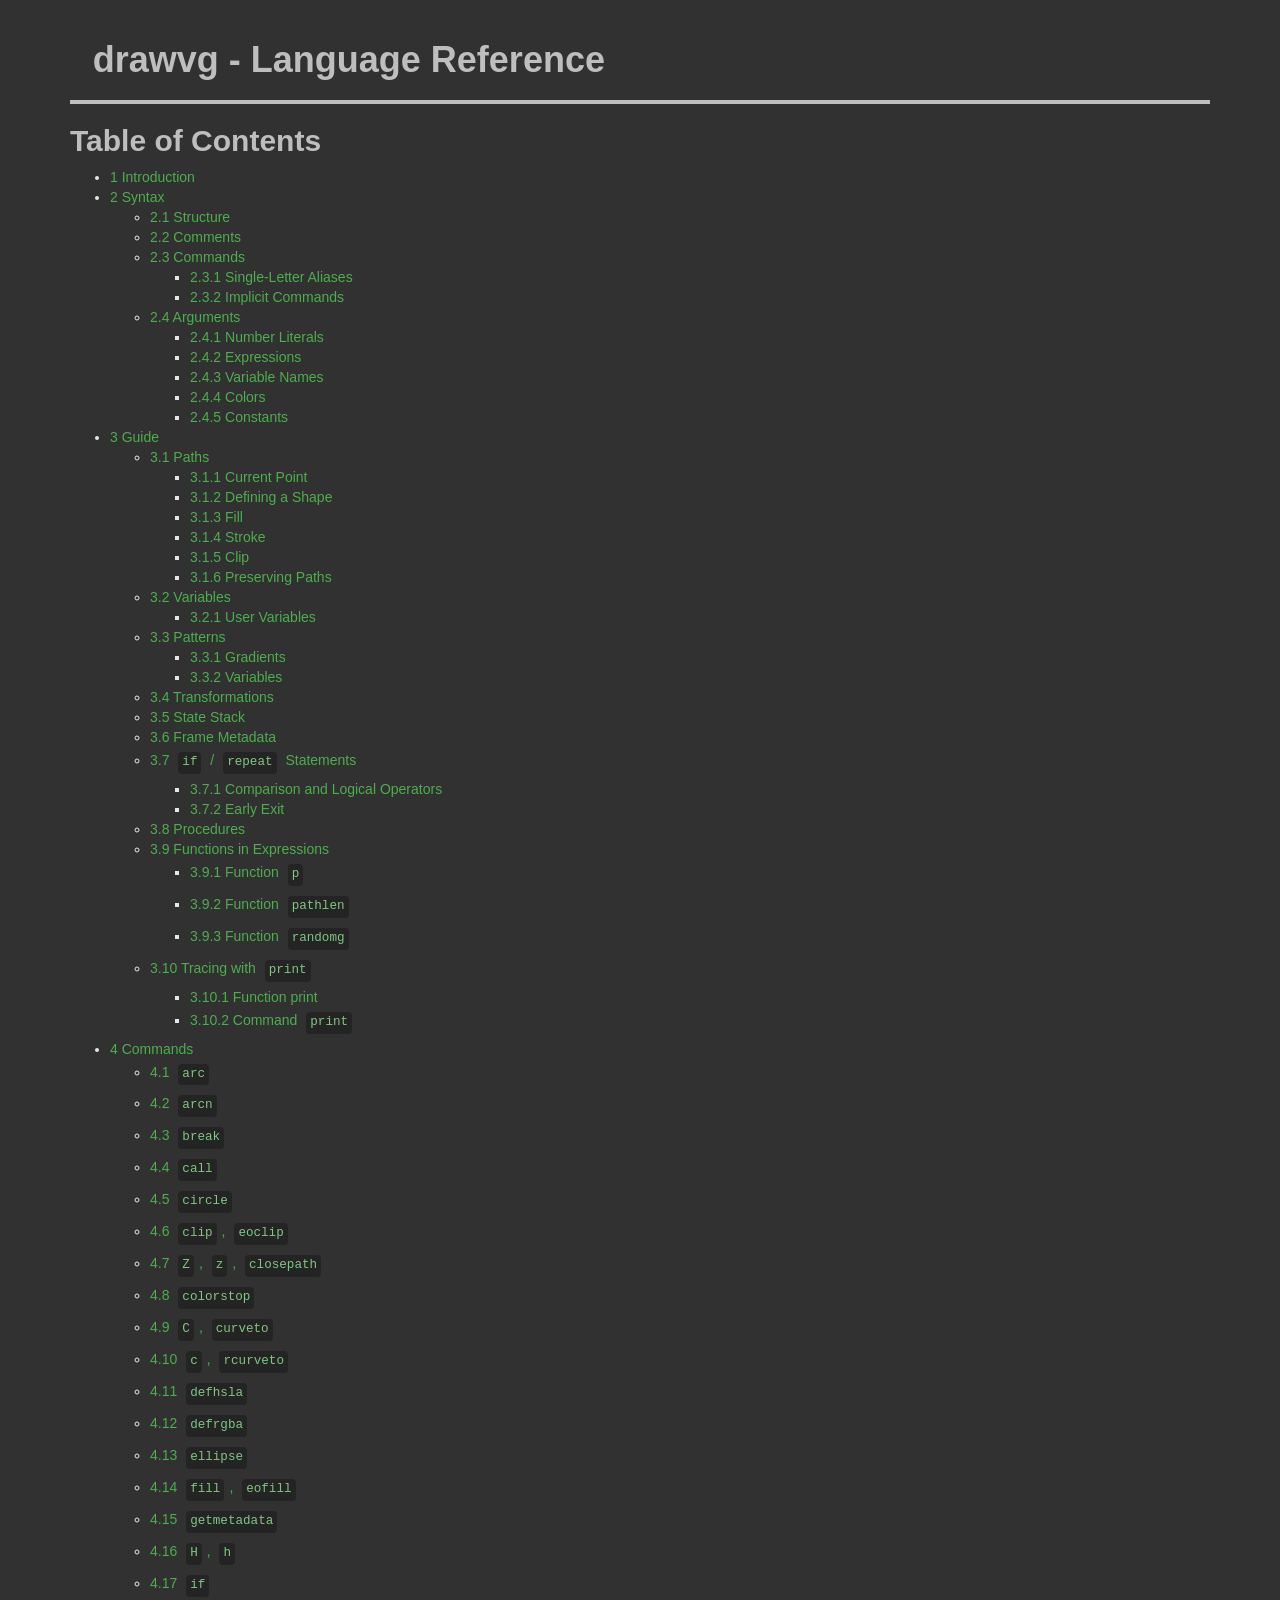
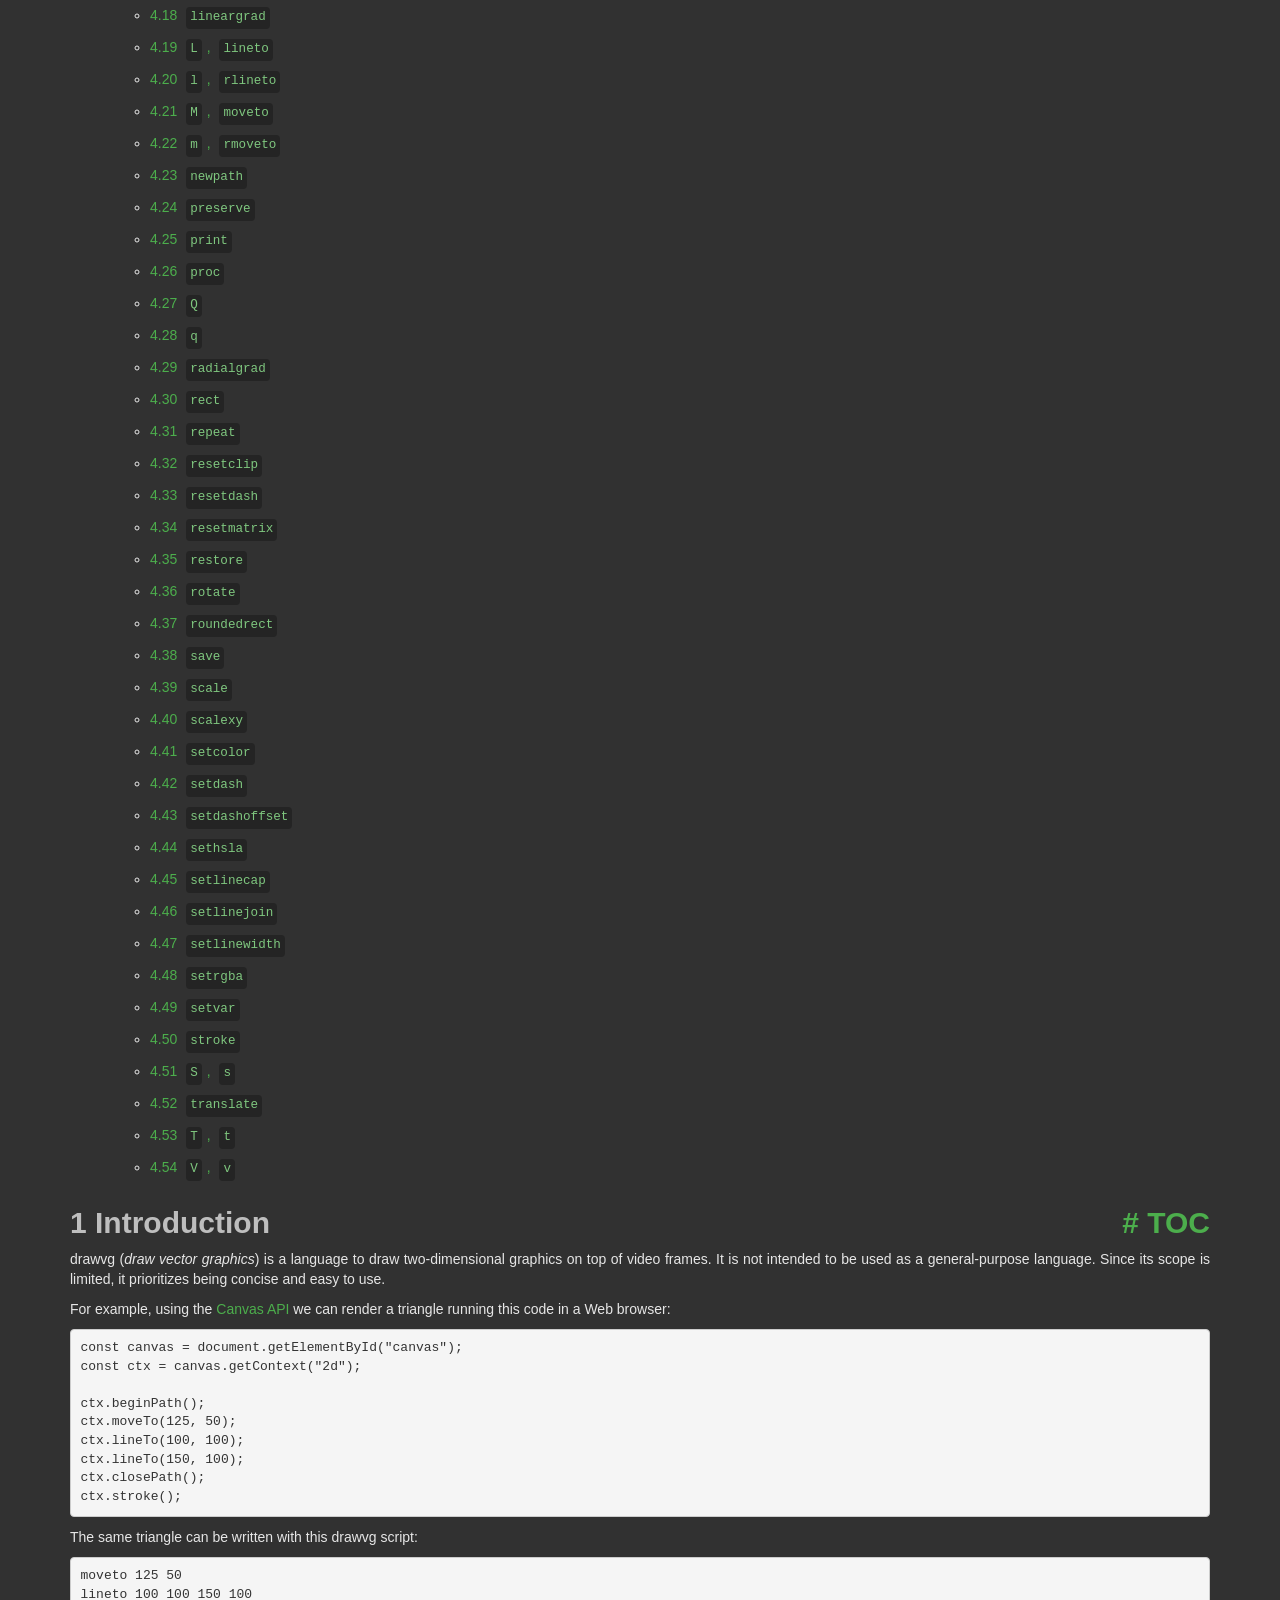
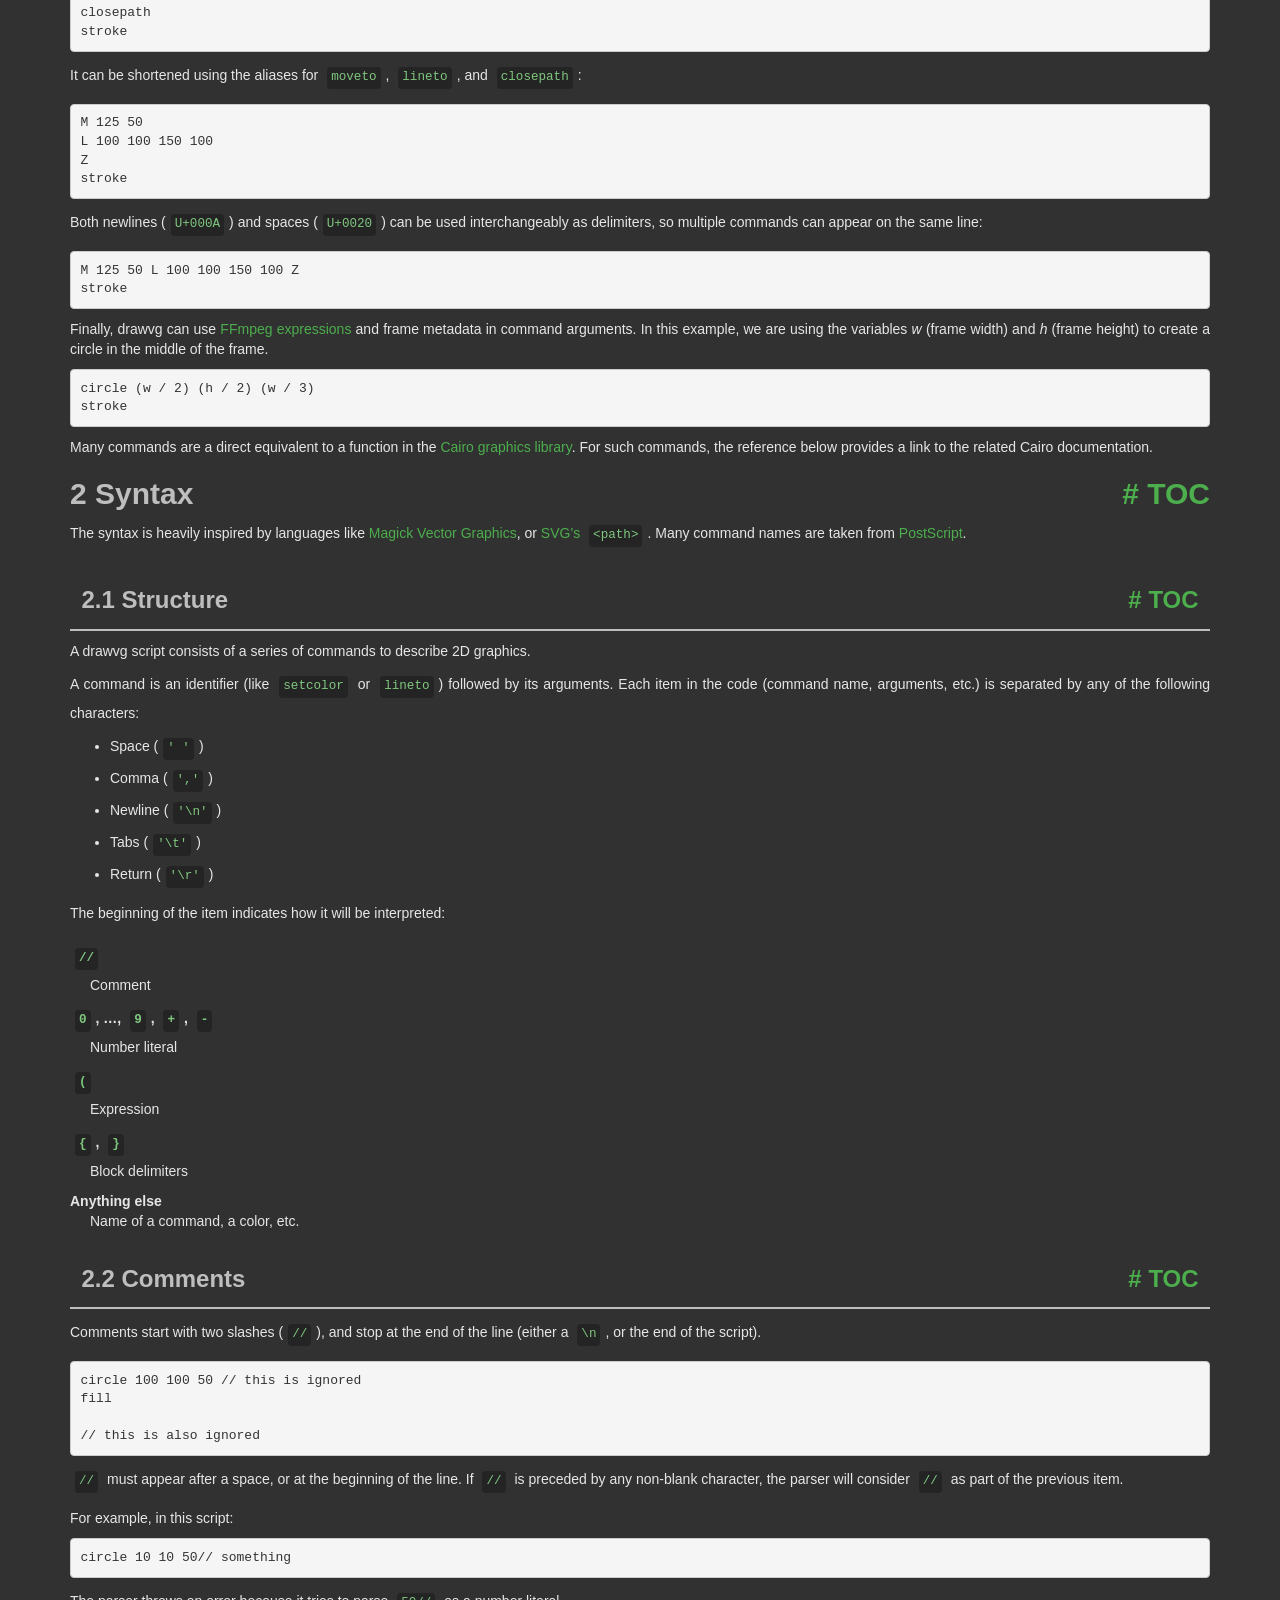
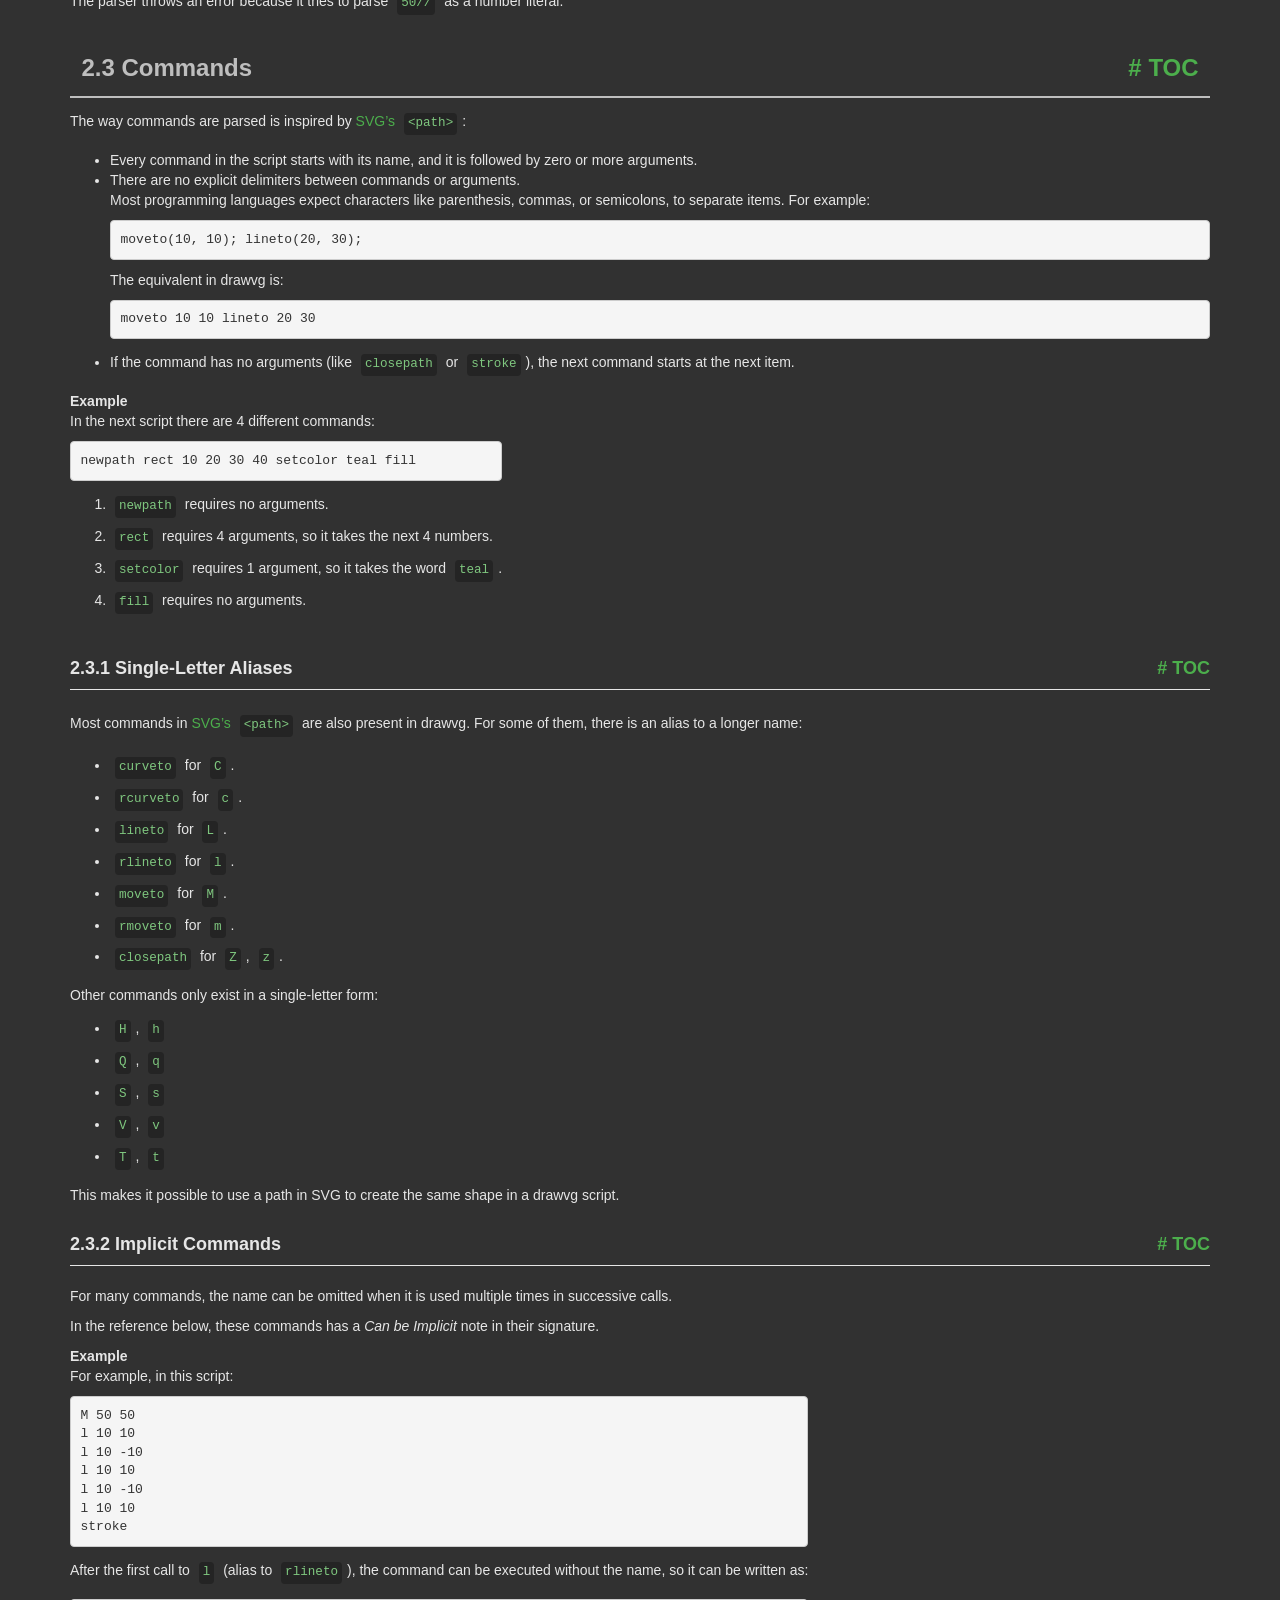
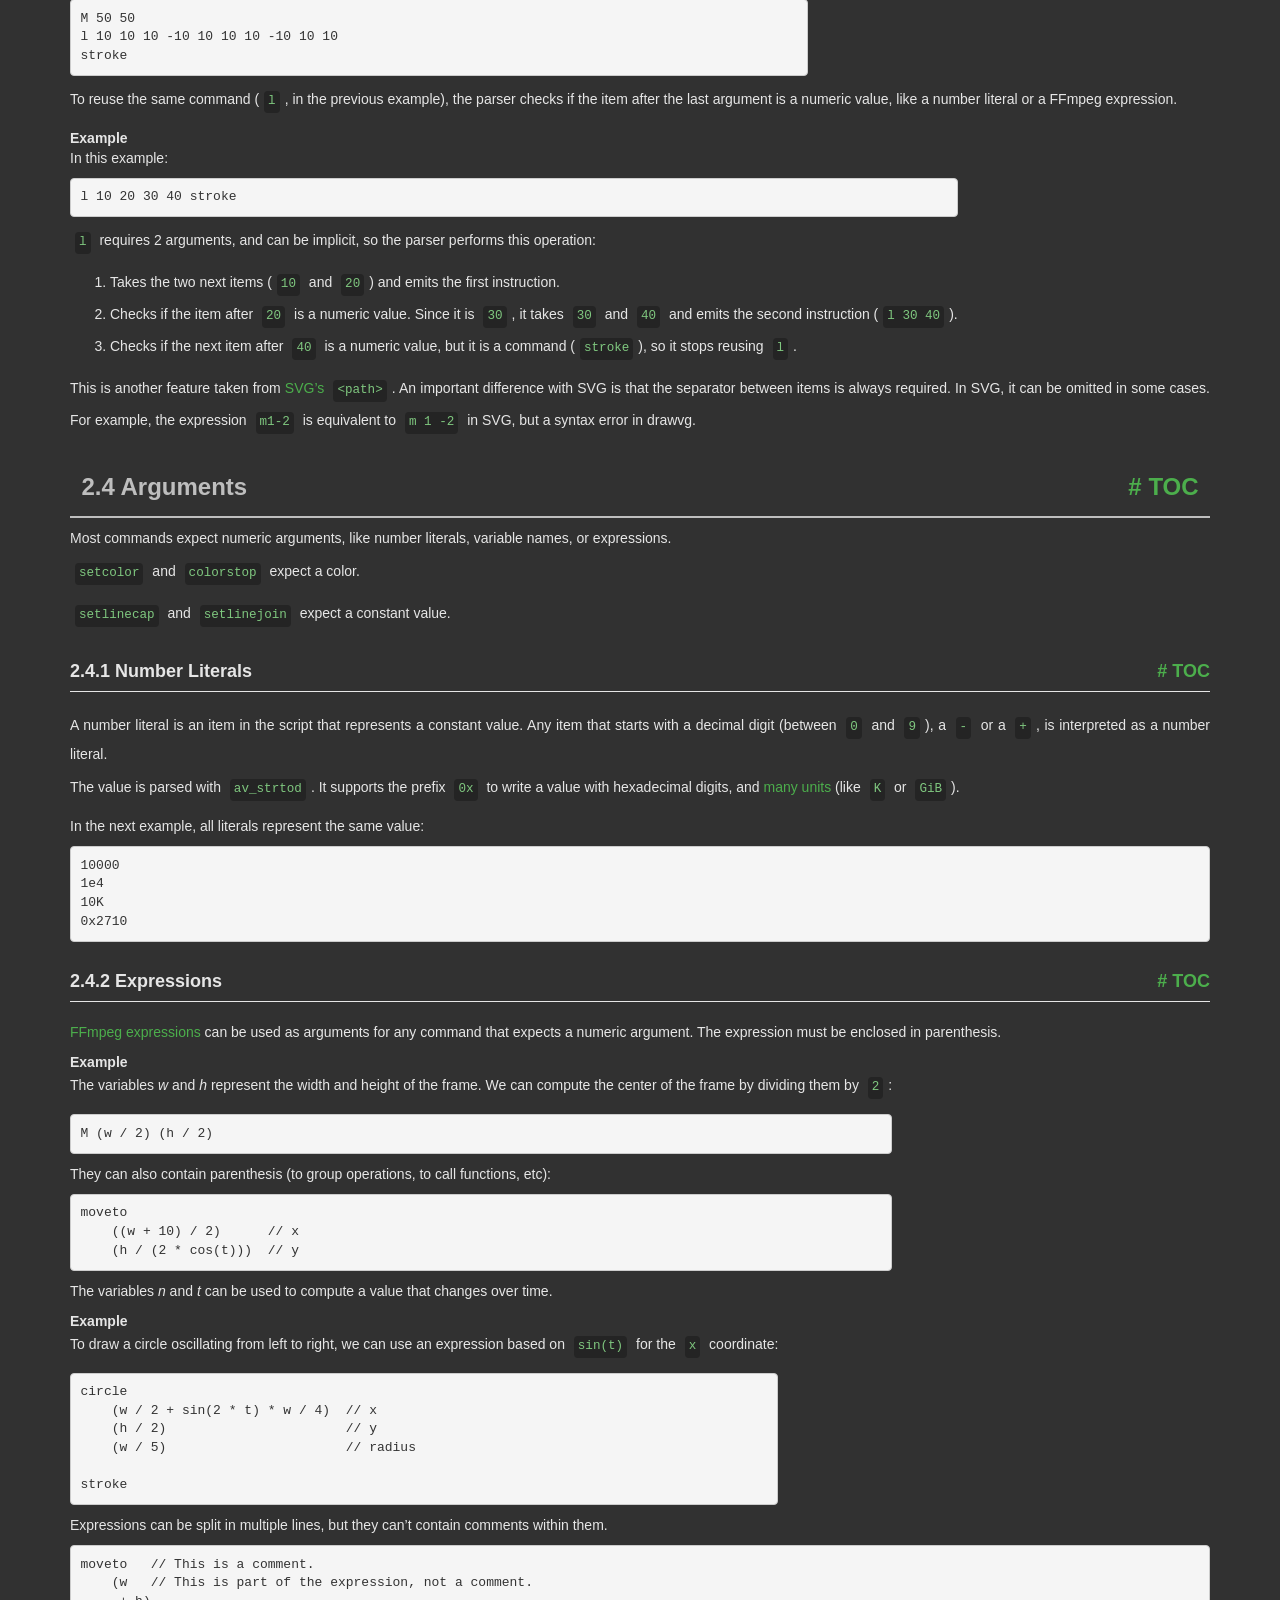
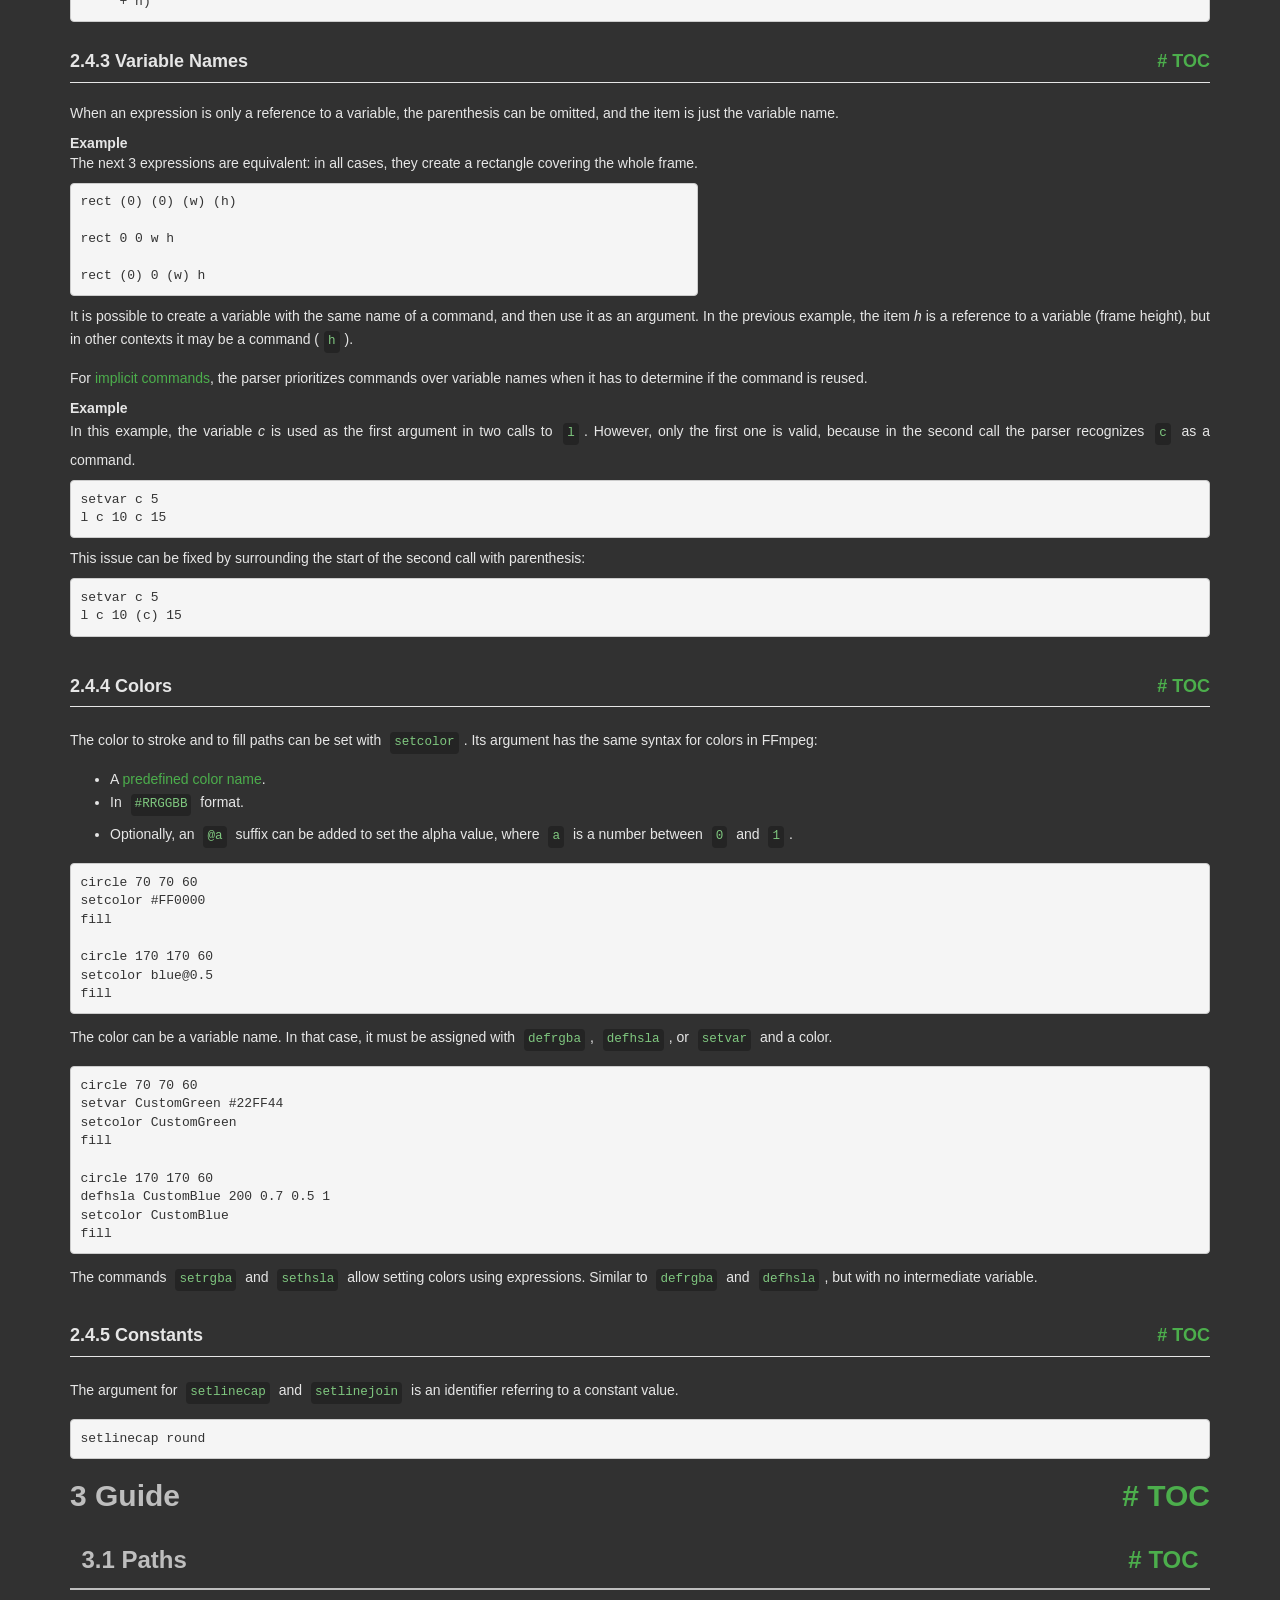
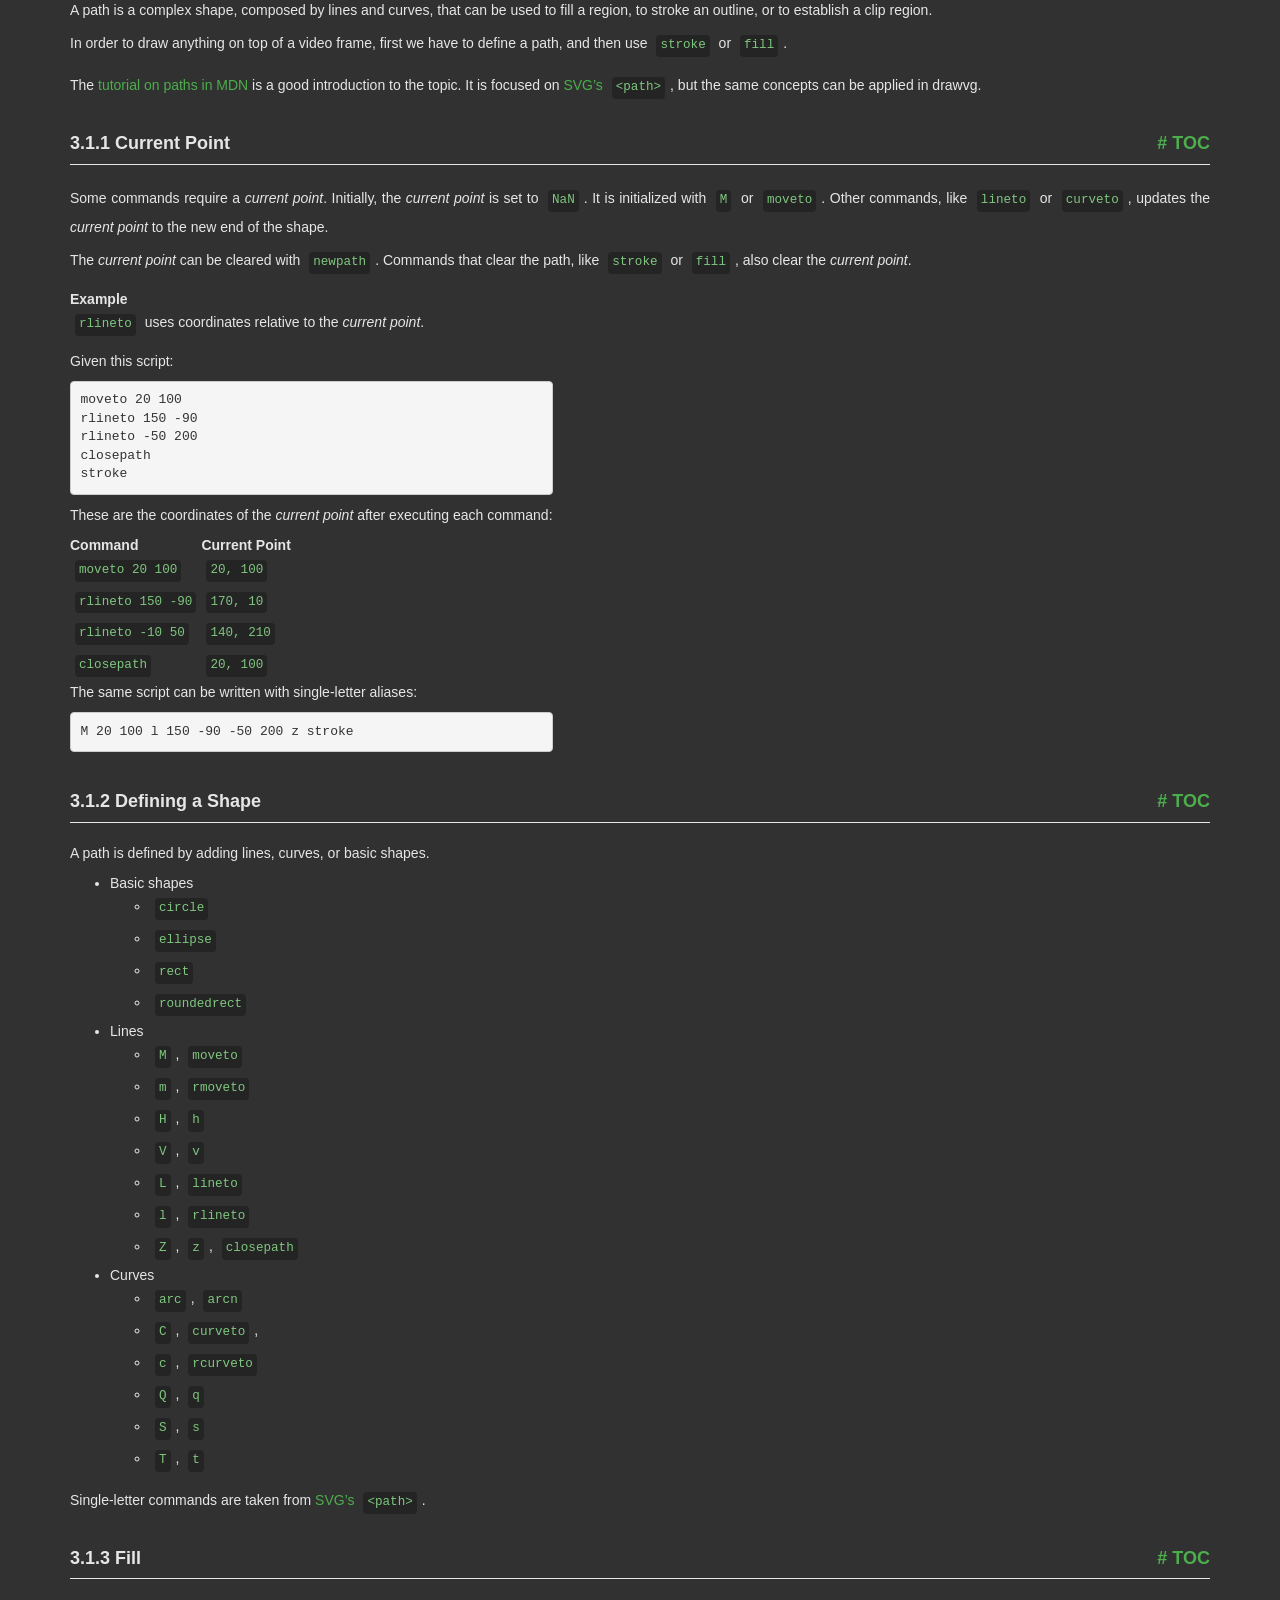
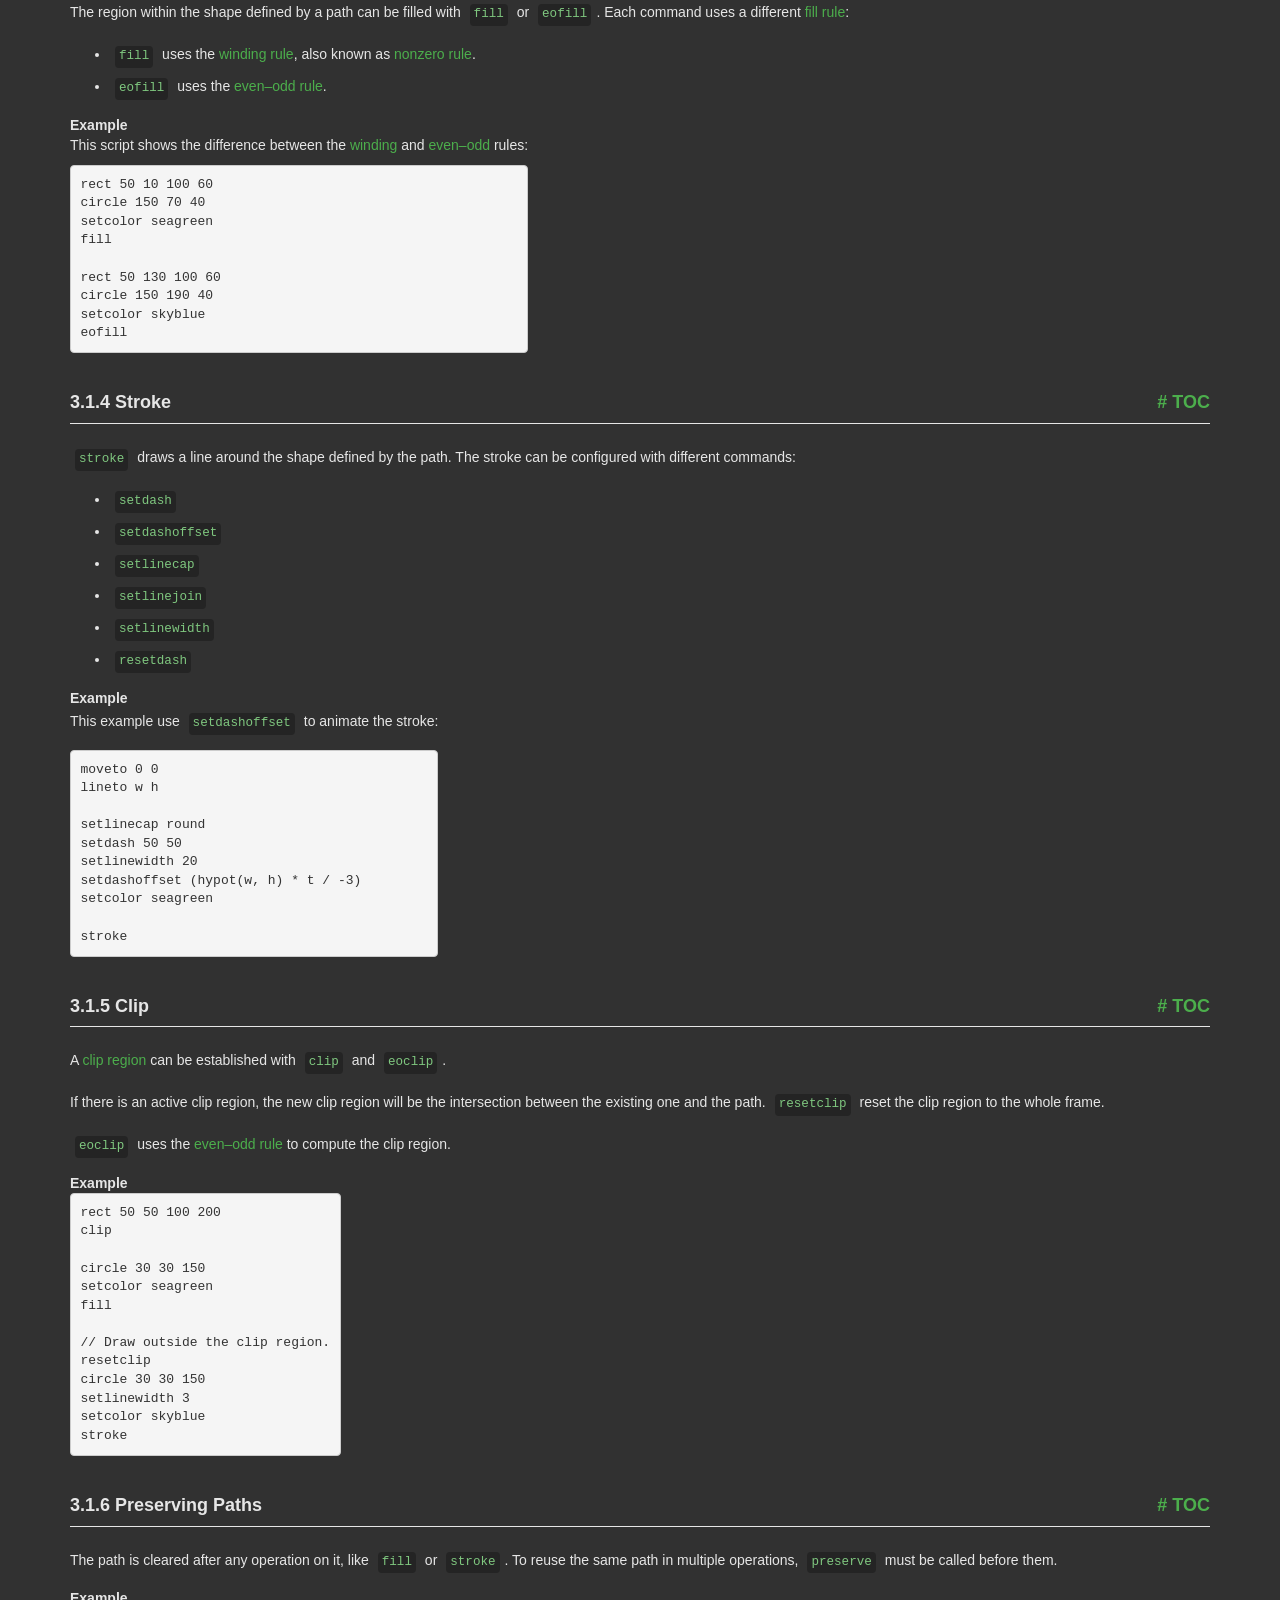
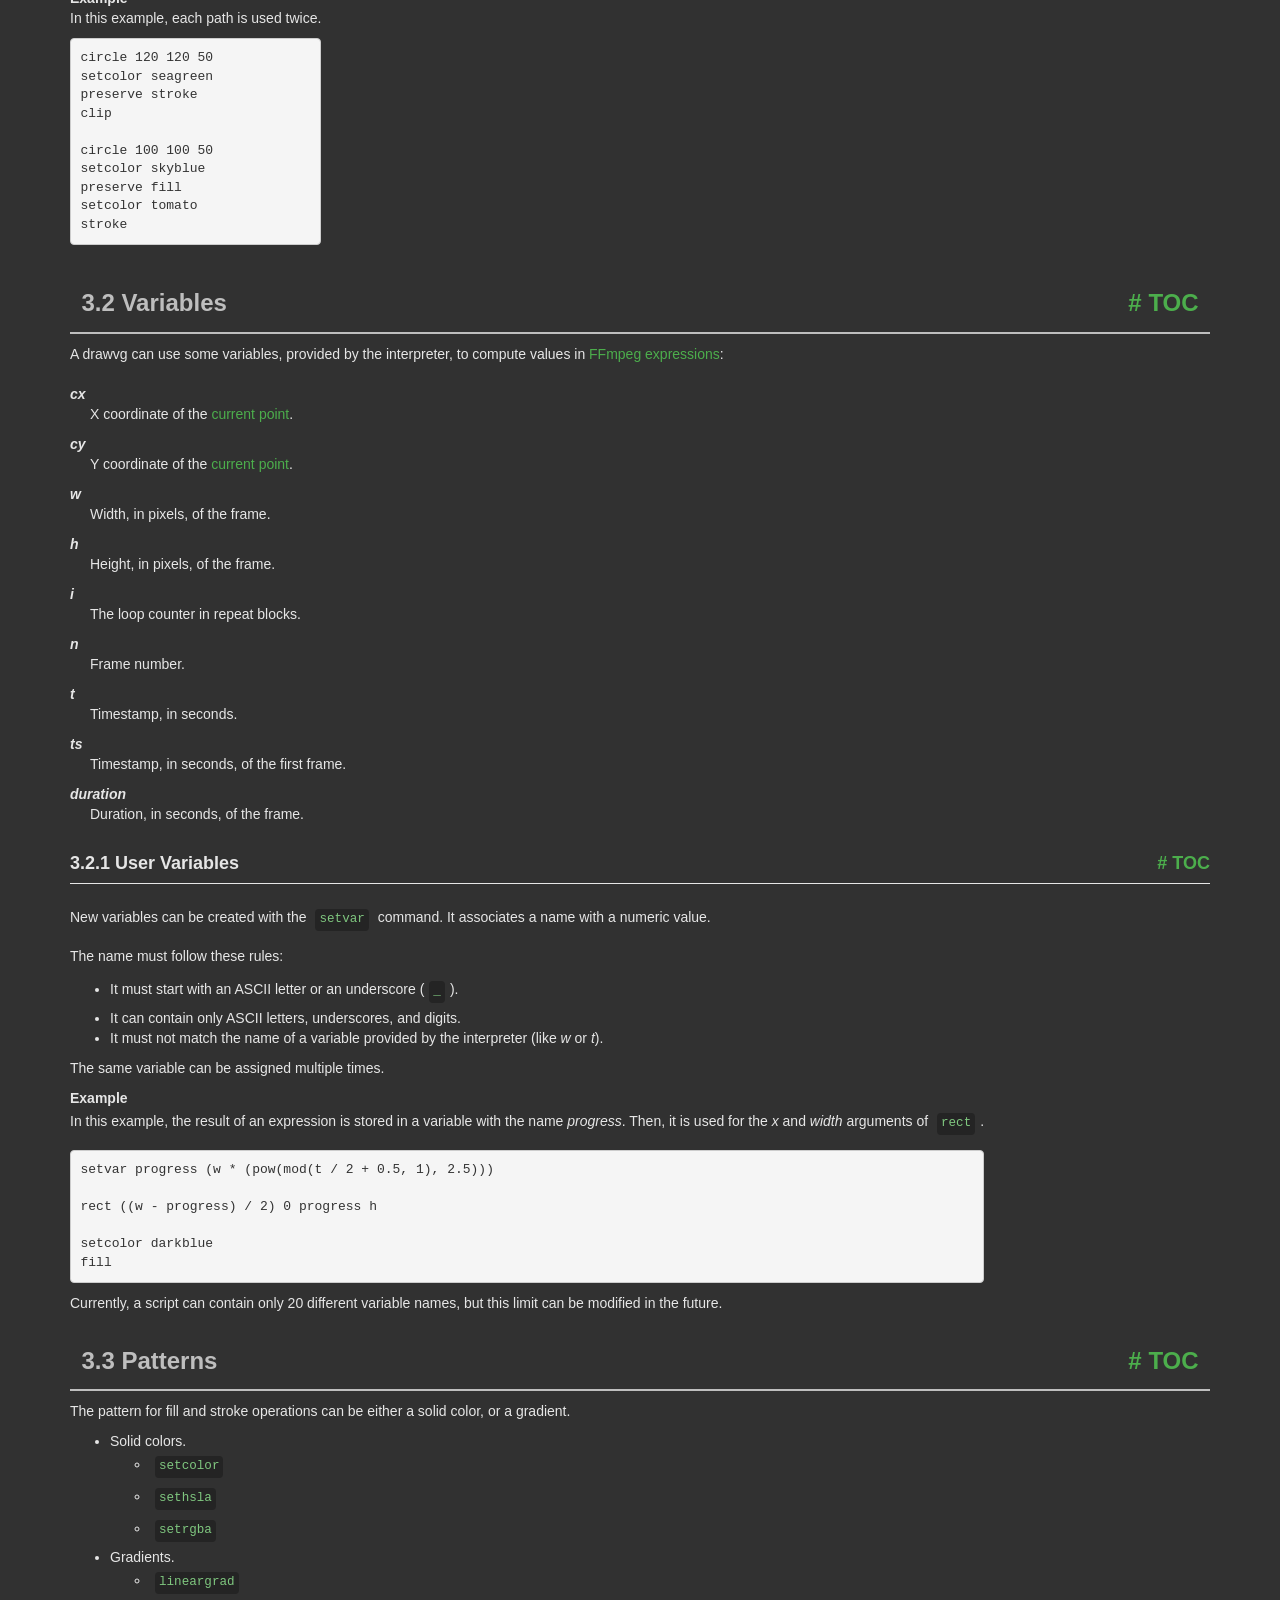
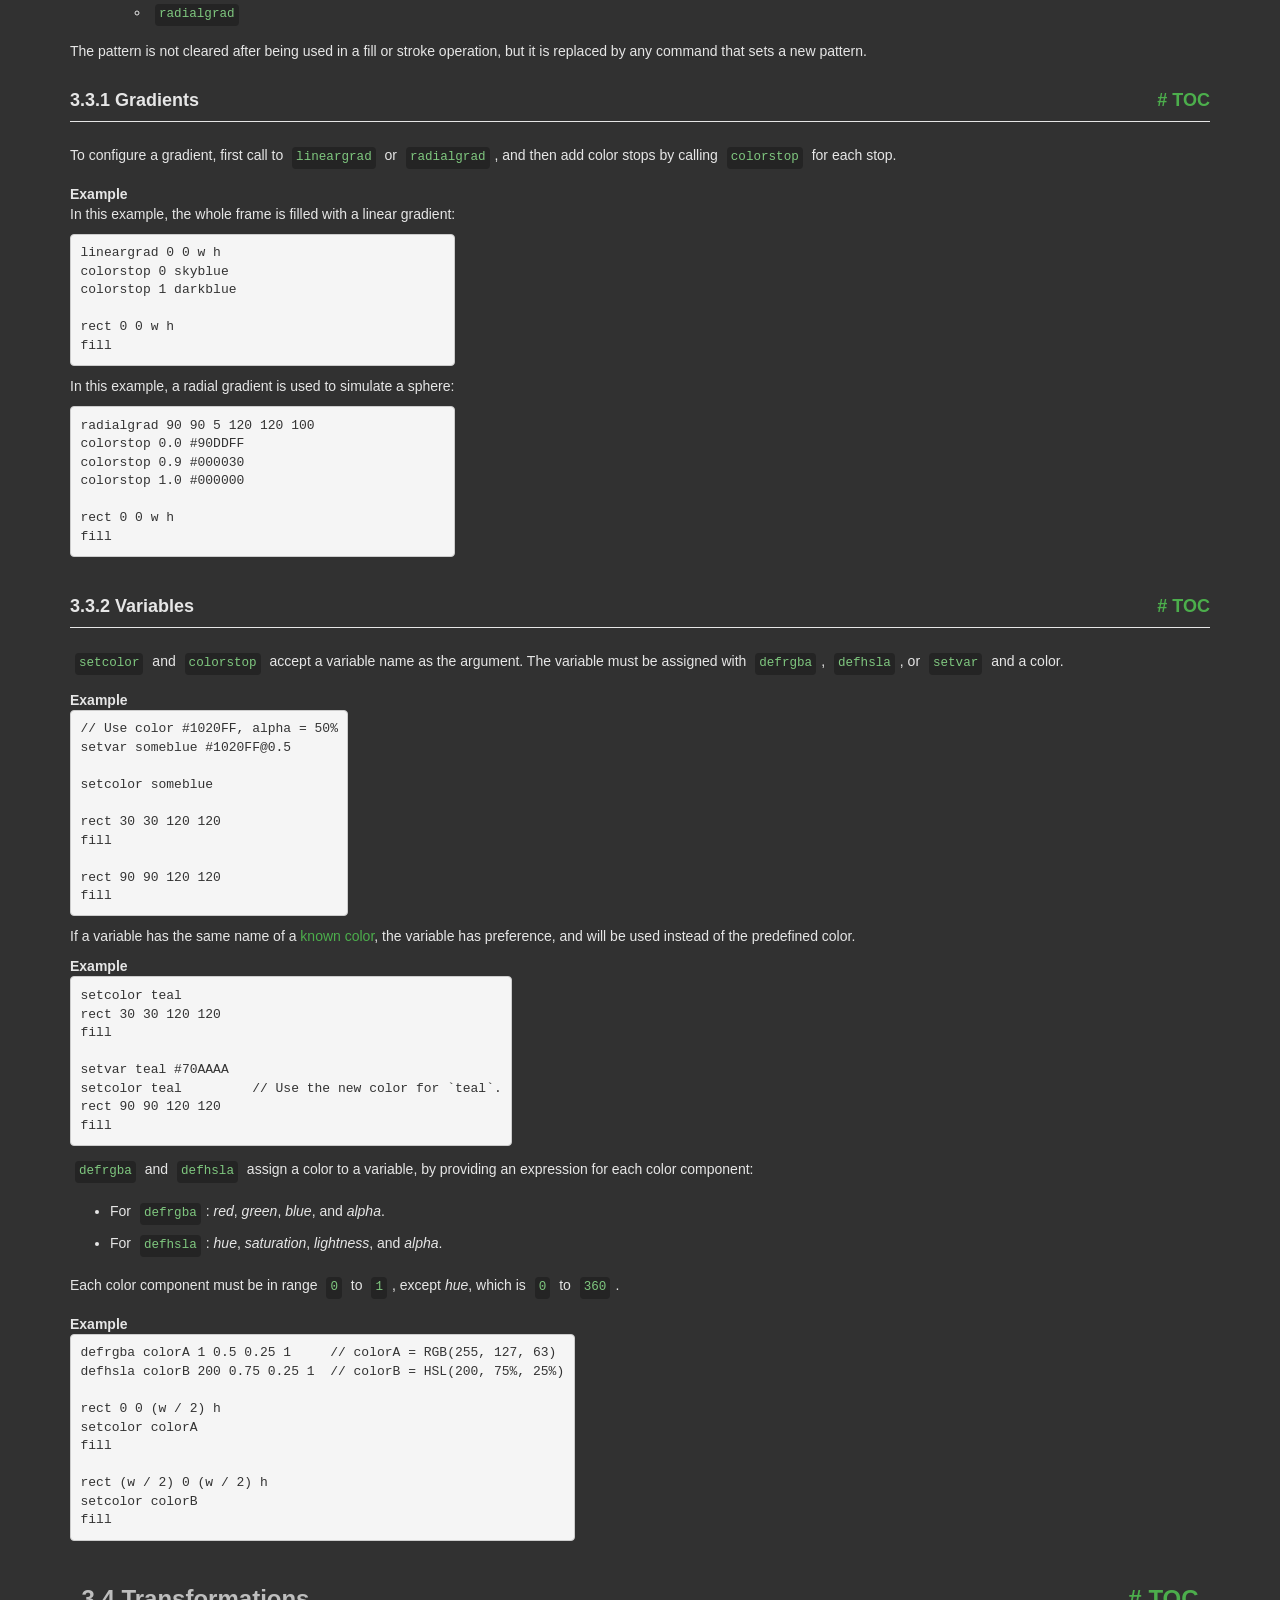
<file: intelligent_voice_assistant/ffmpeg-8.1.2-essentials_build/ffmpeg-8.1.2-essentials_build/doc/drawvg-reference.html>
<!DOCTYPE html PUBLIC "-//W3C//DTD HTML 4.01 Transitional//EN" "http://www.w3.org/TR/html4/loose.dtd">
<html>
<!-- Created by GNU Texinfo 7.2, https://www.gnu.org/software/texinfo/ -->
  <head>
    <meta charset="utf-8">
    <title>
      drawvg - Language Reference
    </title>
    <meta name="viewport" content="width=device-width,initial-scale=1.0">
    <link rel="stylesheet" type="text/css" href="bootstrap.min.css">
    <link rel="stylesheet" type="text/css" href="style.min.css">
  </head>
  <body>
    <div class="container">
      <h1>
      drawvg - Language Reference
      </h1>


<a name="SEC_Top"></a>

<div class="region-contents" id="SEC_Contents">
<h2 class="contents-heading">Table of Contents</h2>

<div class="contents">

<ul class="toc-numbered-mark">
  <li><a id="toc-Introduction" href="#Introduction">1 Introduction</a></li>
  <li><a id="toc-Syntax" href="#Syntax">2 Syntax</a>
  <ul class="toc-numbered-mark">
    <li><a id="toc-Structure" href="#Structure">2.1 Structure</a></li>
    <li><a id="toc-Comments" href="#Comments">2.2 Comments</a></li>
    <li><a id="toc-Commands" href="#Commands">2.3 Commands</a>
    <ul class="toc-numbered-mark">
      <li><a id="toc-Single_002dLetter-Aliases" href="#Single_002dLetter-Aliases">2.3.1 Single-Letter Aliases</a></li>
      <li><a id="toc-Implicit-Commands" href="#Implicit-Commands">2.3.2 Implicit Commands</a></li>
    </ul></li>
    <li><a id="toc-Arguments" href="#Arguments">2.4 Arguments</a>
    <ul class="toc-numbered-mark">
      <li><a id="toc-Number-Literals" href="#Number-Literals">2.4.1 Number Literals</a></li>
      <li><a id="toc-Expressions" href="#Expressions">2.4.2 Expressions</a></li>
      <li><a id="toc-Variable-Names" href="#Variable-Names">2.4.3 Variable Names</a></li>
      <li><a id="toc-Colors" href="#Colors-1">2.4.4 Colors</a></li>
      <li><a id="toc-Constants" href="#Constants">2.4.5 Constants</a></li>
    </ul></li>
  </ul></li>
  <li><a id="toc-Guide" href="#Guide">3 Guide</a>
  <ul class="toc-numbered-mark">
    <li><a id="toc-Paths" href="#Paths">3.1 Paths</a>
    <ul class="toc-numbered-mark">
      <li><a id="toc-Current-Point" href="#Current-Point">3.1.1 Current Point</a></li>
      <li><a id="toc-Defining-a-Shape" href="#Defining-a-Shape">3.1.2 Defining a Shape</a></li>
      <li><a id="toc-Fill" href="#Fill">3.1.3 Fill</a></li>
      <li><a id="toc-Stroke" href="#Stroke">3.1.4 Stroke</a></li>
      <li><a id="toc-Clip" href="#Clip">3.1.5 Clip</a></li>
      <li><a id="toc-Preserving-Paths" href="#Preserving-Paths">3.1.6 Preserving Paths</a></li>
    </ul></li>
    <li><a id="toc-Variables" href="#Variables">3.2 Variables</a>
    <ul class="toc-numbered-mark">
      <li><a id="toc-User-Variables" href="#User-Variables-1">3.2.1 User Variables</a></li>
    </ul></li>
    <li><a id="toc-Patterns" href="#Patterns">3.3 Patterns</a>
    <ul class="toc-numbered-mark">
      <li><a id="toc-Gradients" href="#Gradients">3.3.1 Gradients</a></li>
      <li><a id="toc-Variables-1" href="#Variables-1">3.3.2 Variables</a></li>
    </ul></li>
    <li><a id="toc-Transformations" href="#Transformations">3.4 Transformations</a></li>
    <li><a id="toc-State-Stack" href="#State-Stack-1">3.5 State Stack</a></li>
    <li><a id="toc-Frame-Metadata" href="#Frame-Metadata-1">3.6 Frame Metadata</a></li>
    <li><a id="toc-if-_002f-repeat-Statements" href="#if-_002f-repeat-Statements">3.7 <code class="code">if</code> / <code class="code">repeat</code> Statements</a>
    <ul class="toc-numbered-mark">
      <li><a id="toc-Comparison-and-Logical-Operators" href="#Comparison-and-Logical-Operators">3.7.1 Comparison and Logical Operators</a></li>
      <li><a id="toc-Early-Exit" href="#Early-Exit">3.7.2 Early Exit</a></li>
    </ul></li>
    <li><a id="toc-Procedures" href="#Procedures-1">3.8 Procedures</a></li>
    <li><a id="toc-Functions-in-Expressions" href="#Functions-in-Expressions">3.9 Functions in Expressions</a>
    <ul class="toc-numbered-mark">
      <li><a id="toc-Function-p" href="#Function-p">3.9.1 Function <code class="code">p</code></a></li>
      <li><a id="toc-Function-pathlen" href="#Function-pathlen">3.9.2 Function <code class="code">pathlen</code></a></li>
      <li><a id="toc-Function-randomg" href="#Function-randomg">3.9.3 Function <code class="code">randomg</code></a></li>
    </ul></li>
    <li><a id="toc-Tracing-with-print" href="#Tracing-with-print">3.10 Tracing with <code class="code">print</code></a>
    <ul class="toc-numbered-mark">
      <li><a id="toc-Function-print" href="#Function-print">3.10.1 Function print</a></li>
      <li><a id="toc-Command-print" href="#Command-print-1">3.10.2 Command <code class="code">print</code></a></li>
    </ul></li>
  </ul></li>
  <li><a id="toc-Commands-1" href="#Commands-1">4 Commands</a>
  <ul class="toc-numbered-mark">
    <li><a id="toc-arc" href="#arc">4.1 <code class="code">arc</code></a></li>
    <li><a id="toc-arcn" href="#arcn">4.2 <code class="code">arcn</code></a></li>
    <li><a id="toc-break" href="#break">4.3 <code class="code">break</code></a></li>
    <li><a id="toc-call" href="#call">4.4 <code class="code">call</code></a></li>
    <li><a id="toc-circle" href="#circle">4.5 <code class="code">circle</code></a></li>
    <li><a id="toc-clip_002c-eoclip" href="#clip_002c-eoclip">4.6 <code class="code">clip</code>, <code class="code">eoclip</code></a></li>
    <li><a id="toc-Z_002c-z_002c-closepath" href="#Z_002c-z_002c-closepath">4.7 <code class="code">Z</code>, <code class="code">z</code>, <code class="code">closepath</code></a></li>
    <li><a id="toc-colorstop" href="#colorstop">4.8 <code class="code">colorstop</code></a></li>
    <li><a id="toc-C_002c-curveto" href="#C_002c-curveto">4.9 <code class="code">C</code>, <code class="code">curveto</code></a></li>
    <li><a id="toc-c_002c-rcurveto" href="#c_002c-rcurveto">4.10 <code class="code">c</code>, <code class="code">rcurveto</code></a></li>
    <li><a id="toc-defhsla" href="#defhsla">4.11 <code class="code">defhsla</code></a></li>
    <li><a id="toc-defrgba" href="#defrgba">4.12 <code class="code">defrgba</code></a></li>
    <li><a id="toc-ellipse" href="#ellipse">4.13 <code class="code">ellipse</code></a></li>
    <li><a id="toc-fill_002c-eofill" href="#fill_002c-eofill">4.14 <code class="code">fill</code>, <code class="code">eofill</code></a></li>
    <li><a id="toc-getmetadata" href="#getmetadata">4.15 <code class="code">getmetadata</code></a></li>
    <li><a id="toc-H_002c-h" href="#H_002c-h">4.16 <code class="code">H</code>, <code class="code">h</code></a></li>
    <li><a id="toc-if" href="#if">4.17 <code class="code">if</code></a></li>
    <li><a id="toc-lineargrad" href="#lineargrad">4.18 <code class="code">lineargrad</code></a></li>
    <li><a id="toc-L_002c-lineto" href="#L_002c-lineto">4.19 <code class="code">L</code>, <code class="code">lineto</code></a></li>
    <li><a id="toc-l_002c-rlineto" href="#l_002c-rlineto">4.20 <code class="code">l</code>, <code class="code">rlineto</code></a></li>
    <li><a id="toc-M_002c-moveto" href="#M_002c-moveto">4.21 <code class="code">M</code>, <code class="code">moveto</code></a></li>
    <li><a id="toc-m_002c-rmoveto" href="#m_002c-rmoveto">4.22 <code class="code">m</code>, <code class="code">rmoveto</code></a></li>
    <li><a id="toc-newpath" href="#newpath">4.23 <code class="code">newpath</code></a></li>
    <li><a id="toc-preserve" href="#preserve">4.24 <code class="code">preserve</code></a></li>
    <li><a id="toc-print" href="#print">4.25 <code class="code">print</code></a></li>
    <li><a id="toc-proc" href="#proc">4.26 <code class="code">proc</code></a></li>
    <li><a id="toc-Q" href="#Q">4.27 <code class="code">Q</code></a></li>
    <li><a id="toc-q" href="#q">4.28 <code class="code">q</code></a></li>
    <li><a id="toc-radialgrad" href="#radialgrad">4.29 <code class="code">radialgrad</code></a></li>
    <li><a id="toc-rect" href="#rect">4.30 <code class="code">rect</code></a></li>
    <li><a id="toc-repeat" href="#repeat">4.31 <code class="code">repeat</code></a></li>
    <li><a id="toc-resetclip" href="#resetclip">4.32 <code class="code">resetclip</code></a></li>
    <li><a id="toc-resetdash" href="#resetdash">4.33 <code class="code">resetdash</code></a></li>
    <li><a id="toc-resetmatrix" href="#resetmatrix">4.34 <code class="code">resetmatrix</code></a></li>
    <li><a id="toc-restore" href="#restore">4.35 <code class="code">restore</code></a></li>
    <li><a id="toc-rotate" href="#rotate">4.36 <code class="code">rotate</code></a></li>
    <li><a id="toc-roundedrect" href="#roundedrect">4.37 <code class="code">roundedrect</code></a></li>
    <li><a id="toc-save" href="#save">4.38 <code class="code">save</code></a></li>
    <li><a id="toc-scale" href="#scale">4.39 <code class="code">scale</code></a></li>
    <li><a id="toc-scalexy" href="#scalexy">4.40 <code class="code">scalexy</code></a></li>
    <li><a id="toc-setcolor" href="#setcolor">4.41 <code class="code">setcolor</code></a></li>
    <li><a id="toc-setdash" href="#setdash">4.42 <code class="code">setdash</code></a></li>
    <li><a id="toc-setdashoffset" href="#setdashoffset">4.43 <code class="code">setdashoffset</code></a></li>
    <li><a id="toc-sethsla" href="#sethsla">4.44 <code class="code">sethsla</code></a></li>
    <li><a id="toc-setlinecap" href="#setlinecap">4.45 <code class="code">setlinecap</code></a></li>
    <li><a id="toc-setlinejoin" href="#setlinejoin">4.46 <code class="code">setlinejoin</code></a></li>
    <li><a id="toc-setlinewidth" href="#setlinewidth">4.47 <code class="code">setlinewidth</code></a></li>
    <li><a id="toc-setrgba" href="#setrgba">4.48 <code class="code">setrgba</code></a></li>
    <li><a id="toc-setvar" href="#setvar">4.49 <code class="code">setvar</code></a></li>
    <li><a id="toc-stroke" href="#stroke">4.50 <code class="code">stroke</code></a></li>
    <li><a id="toc-S_002c-s" href="#S_002c-s">4.51 <code class="code">S</code>, <code class="code">s</code></a></li>
    <li><a id="toc-translate" href="#translate">4.52 <code class="code">translate</code></a></li>
    <li><a id="toc-T_002c-t" href="#T_002c-t">4.53 <code class="code">T</code>, <code class="code">t</code></a></li>
    <li><a id="toc-V_002c-v" href="#V_002c-v">4.54 <code class="code">V</code>, <code class="code">v</code></a></li>
  </ul></li>
</ul>
</div>
</div>



<a name="Introduction"></a>
<h2 class="chapter">1 Introduction<span class="pull-right"><a class="anchor hidden-xs" href="#Introduction" aria-hidden="true">#</a> <a class="anchor hidden-xs"href="#toc-Introduction" aria-hidden="true">TOC</a></span></h2>

<p>drawvg (<em class="emph">draw vector graphics</em>) is a language to draw
two-dimensional graphics on top of video frames. It is not intended to
be used as a general-purpose language. Since its scope is limited, it
prioritizes being concise and easy to use.
</p>
<p>For example, using the
<a class="uref" href="https://developer.mozilla.org/en-US/docs/Web/API/Canvas_API">Canvas
API</a> we can render a triangle running this code in a Web browser:
</p>
<div class="example">
<pre class="example-preformatted">const canvas = document.getElementById(&quot;canvas&quot;);
const ctx = canvas.getContext(&quot;2d&quot;);

ctx.beginPath();
ctx.moveTo(125, 50);
ctx.lineTo(100, 100);
ctx.lineTo(150, 100);
ctx.closePath();
ctx.stroke();
</pre></div>

<p>The same triangle can be written with this drawvg script:
</p>
<div class="example">
<pre class="example-preformatted">moveto 125 50
lineto 100 100 150 100
closepath
stroke
</pre></div>

<p>It can be shortened using the aliases for <a class="ref" href="#cmd_005fmoveto"><code class="code">moveto</code></a>, <a class="ref" href="#cmd_005flineto"><code class="code">lineto</code></a>,
and <a class="ref" href="#cmd_005fclosepath"><code class="code">closepath</code></a>:
</p>
<div class="example">
<pre class="example-preformatted">M 125 50
L 100 100 150 100
Z
stroke
</pre></div>

<p>Both newlines (<code class="code">U+000A</code>) and spaces (<code class="code">U+0020</code>) can be used
interchangeably as delimiters, so multiple commands can appear on the
same line:
</p>
<div class="example">
<pre class="example-preformatted">M 125 50 L 100 100 150 100 Z
stroke
</pre></div>


<p>Finally, drawvg can use <a data-manual="ffmpeg-utils" href="./ffmpeg-utils.html#Expression-Evaluation">FFmpeg expressions</a> and frame metadata in command arguments. In
this example, we are using the variables <var class="var">w</var> (frame width) and <var class="var">h</var>
(frame height) to create a circle in the middle of the frame.
</p>
<div class="example">
<pre class="example-preformatted">circle (w / 2) (h / 2) (w / 3)
stroke
</pre></div>

<p>Many commands are a direct equivalent to a function in the
<a class="uref" href="https://www.cairographics.org/">Cairo graphics library</a>. For such
commands, the reference below provides a link to the related Cairo
documentation.
</p>
<a name="Syntax"></a>
<h2 class="chapter">2 Syntax<span class="pull-right"><a class="anchor hidden-xs" href="#Syntax" aria-hidden="true">#</a> <a class="anchor hidden-xs"href="#toc-Syntax" aria-hidden="true">TOC</a></span></h2>


<p>The syntax is heavily inspired by languages like
<a class="uref" href="https://imagemagick.org/script/magick-vector-graphics.php">Magick
Vector Graphics</a>, or <a class="uref" href="https://developer.mozilla.org/en-US/docs/Web/SVG/Reference/Element/path">SVG&rsquo;s <code class="code">&lt;path&gt;</code></a>. Many command names are taken from
<a class="uref" href="https://en.wikipedia.org/wiki/PostScript">PostScript</a>.
</p>
<a name="Structure"></a>
<h3 class="section">2.1 Structure<span class="pull-right"><a class="anchor hidden-xs" href="#Structure" aria-hidden="true">#</a> <a class="anchor hidden-xs"href="#toc-Structure" aria-hidden="true">TOC</a></span></h3>

<p>A drawvg script consists of a series of commands to describe 2D
graphics.
</p>
<p>A command is an identifier (like <a class="ref" href="#cmd_005fsetcolor"><code class="code">setcolor</code></a> or <a class="ref" href="#cmd_005flineto"><code class="code">lineto</code></a>)
followed by its arguments. Each item in the code (command name,
arguments, etc.) is separated by any of the following characters:
</p>
<ul class="itemize mark-bullet">
<li>Space (<code class="code">' '</code>)
</li><li>Comma (<code class="code">','</code>)
</li><li>Newline (<code class="code">'\n'</code>)
</li><li>Tabs (<code class="code">'\t'</code>)
</li><li>Return (<code class="code">'\r'</code>)
</li></ul>

<p>The beginning of the item indicates how it will be interpreted:
</p>
<dl class="table">
<dt><span class="r"><code class="code">//</code></span></dt>
<dd><p>Comment
</p></dd>
<dt><span class="r"><code class="code">0</code>, &hellip;, <code class="code">9</code>, <code class="code">+</code>, <code class="code">-</code></span></dt>
<dd><p>Number literal
</p></dd>
<dt><span class="r"><code class="code">(</code></span></dt>
<dd><p>Expression
</p></dd>
<dt><span class="r"><code class="code">{</code>, <code class="code">}</code></span></dt>
<dd><p>Block delimiters
</p></dd>
<dt><span class="r">Anything else</span></dt>
<dd><p>Name of a command, a color, etc.
</p></dd>
</dl>

<a name="Comments"></a>
<h3 class="section">2.2 Comments<span class="pull-right"><a class="anchor hidden-xs" href="#Comments" aria-hidden="true">#</a> <a class="anchor hidden-xs"href="#toc-Comments" aria-hidden="true">TOC</a></span></h3>

<p>Comments start with two slashes (<code class="code">//</code>), and stop at the end of the
line (either a <code class="code">\n</code>, or the end of the script).
</p>
<div class="example">
<pre class="example-preformatted">circle 100 100 50 // this is ignored
fill

// this is also ignored
</pre></div>

<p><code class="code">//</code> must appear after a space, or at the beginning of the line. If
<code class="code">//</code> is preceded by any non-blank character, the parser will
consider <code class="code">//</code> as part of the previous item.
</p>
<p>For example, in this script:
</p>
<div class="example">
<pre class="example-preformatted">circle 10 10 50// something
</pre></div>

<p>The parser throws an error because it tries to parse <code class="code">50//</code> as a
number literal.
</p>
<a name="Commands"></a>
<h3 class="section">2.3 Commands<span class="pull-right"><a class="anchor hidden-xs" href="#Commands" aria-hidden="true">#</a> <a class="anchor hidden-xs"href="#toc-Commands" aria-hidden="true">TOC</a></span></h3>

<p>The way commands are parsed is inspired by <a class="uref" href="https://developer.mozilla.org/en-US/docs/Web/SVG/Reference/Element/path">SVG&rsquo;s <code class="code">&lt;path&gt;</code></a>:
</p>
<ul class="itemize mark-bullet">
<li>Every command in the script starts with its name, and it is followed by
zero or more arguments.

</li><li>There are no explicit delimiters between commands or arguments.

<p>Most programming languages expect characters like parenthesis, commas,
or semicolons, to separate items. For example:
</p>
<div class="example">
<pre class="example-preformatted">moveto(10, 10); lineto(20, 30);
</pre></div>

<p>The equivalent in drawvg is:
</p>
<div class="example">
<pre class="example-preformatted">moveto 10 10 lineto 20 30
</pre></div>

</li><li>If the command has no arguments (like <a class="ref" href="#cmd_005fclosepath"><code class="code">closepath</code></a> or
<a class="ref" href="#cmd_005fstroke"><code class="code">stroke</code></a>), the next command starts at the next item.

</li></ul>

<table class="cartouche"><tr><th>
Example</th></tr><tr><td>
<p>In the next script there are 4 different commands:
</p>
<div class="example">
<pre class="example-preformatted">newpath rect 10 20 30 40 setcolor teal fill
</pre></div>

<ol class="enumerate">
<li> <a class="ref" href="#cmd_005fnewpath"><code class="code">newpath</code></a> requires no arguments.

</li><li> <a class="ref" href="#cmd_005frect"><code class="code">rect</code></a> requires 4 arguments, so it takes the next 4 numbers.

</li><li> <a class="ref" href="#cmd_005fsetcolor"><code class="code">setcolor</code></a> requires 1 argument, so it takes the word <code class="code">teal</code>.

</li><li> <a class="ref" href="#cmd_005ffill"><code class="code">fill</code></a> requires no arguments.
</li></ol>

</td></tr></table>

<a name="Single_002dLetter-Aliases"></a>
<h4 class="subsection">2.3.1 Single-Letter Aliases<span class="pull-right"><a class="anchor hidden-xs" href="#Single_002dLetter-Aliases" aria-hidden="true">#</a> <a class="anchor hidden-xs"href="#toc-Single_002dLetter-Aliases" aria-hidden="true">TOC</a></span></h4>

<p>Most commands in <a class="uref" href="https://developer.mozilla.org/en-US/docs/Web/SVG/Reference/Element/path">SVG&rsquo;s <code class="code">&lt;path&gt;</code></a> are also present in drawvg. For some of them,
there is an alias to a longer name:
</p>
<ul class="itemize mark-bullet">
<li><a class="ref" href="#cmd_005fcurveto"><code class="code">curveto</code></a> for <a class="ref" href="#cmd_005fC"><code class="code">C</code></a>.
</li><li><a class="ref" href="#cmd_005frcurveto"><code class="code">rcurveto</code></a> for <a class="ref" href="#cmd_005fc"><code class="code">c</code></a>.
</li><li><a class="ref" href="#cmd_005flineto"><code class="code">lineto</code></a> for <a class="ref" href="#cmd_005fL"><code class="code">L</code></a>.
</li><li><a class="ref" href="#cmd_005frlineto"><code class="code">rlineto</code></a> for <a class="ref" href="#cmd_005fl"><code class="code">l</code></a>.
</li><li><a class="ref" href="#cmd_005fmoveto"><code class="code">moveto</code></a> for <a class="ref" href="#cmd_005fM"><code class="code">M</code></a>.
</li><li><a class="ref" href="#cmd_005frmoveto"><code class="code">rmoveto</code></a> for <a class="ref" href="#cmd_005fm"><code class="code">m</code></a>.
</li><li><a class="ref" href="#cmd_005fclosepath"><code class="code">closepath</code></a> for <a class="ref" href="#cmd_005fZ"><code class="code">Z</code></a>, <a class="ref" href="#cmd_005fz"><code class="code">z</code></a>.
</li></ul>

<p>Other commands only exist in a single-letter form:
</p>
<ul class="itemize mark-bullet">
<li><a class="ref" href="#cmd_005fH"><code class="code">H</code></a>, <a class="ref" href="#cmd_005fh"><code class="code">h</code></a>
</li><li><a class="ref" href="#cmd_005fQ"><code class="code">Q</code></a>, <a class="ref" href="#cmd_005fq"><code class="code">q</code></a>
</li><li><a class="ref" href="#cmd_005fS"><code class="code">S</code></a>, <a class="ref" href="#cmd_005fs"><code class="code">s</code></a>
</li><li><a class="ref" href="#cmd_005fV"><code class="code">V</code></a>, <a class="ref" href="#cmd_005fv"><code class="code">v</code></a>
</li><li><a class="ref" href="#cmd_005fT"><code class="code">T</code></a>, <a class="ref" href="#cmd_005ft"><code class="code">t</code></a>
</li></ul>

<p>This makes it possible to use a path in SVG to create the same shape in
a drawvg script.
</p>
<a class="anchor" id="implicit-commands"></a><a name="Implicit-Commands"></a>
<h4 class="subsection">2.3.2 Implicit Commands<span class="pull-right"><a class="anchor hidden-xs" href="#Implicit-Commands" aria-hidden="true">#</a> <a class="anchor hidden-xs"href="#toc-Implicit-Commands" aria-hidden="true">TOC</a></span></h4>

<p>For many commands, the name can be omitted when it is used multiple
times in successive calls.
</p>
<p>In the reference below, these commands has a <em class="emph">Can be Implicit</em> note
in their signature.
</p>
<table class="cartouche"><tr><th>
Example</th></tr><tr><td>
<p>For example, in this script:
</p>
<div class="example">
<pre class="example-preformatted">M 50 50
l 10 10
l 10 -10
l 10 10
l 10 -10
l 10 10
stroke
</pre></div>

<p>After the first call to <a class="ref" href="#cmd_005fl"><code class="code">l</code></a> (alias to <a class="ref" href="#cmd_005frlineto"><code class="code">rlineto</code></a>), the command
can be executed without the name, so it can be written as:
</p>
<div class="example">
<pre class="example-preformatted">M 50 50
l 10 10 10 -10 10 10 10 -10 10 10
stroke
</pre></div>

</td></tr></table>

<p>To reuse the same command (<a class="ref" href="#cmd_005fl"><code class="code">l</code></a>, in the previous example), the
parser checks if the item after the last argument is a numeric value,
like a number literal or a FFmpeg expression.
</p>
<table class="cartouche"><tr><th>
Example</th></tr><tr><td>
<p>In this example:
</p>
<div class="example">
<pre class="example-preformatted">l 10 20 30 40 stroke
</pre></div>

<p><a class="ref" href="#cmd_005fl"><code class="code">l</code></a> requires 2 arguments, and can be implicit, so the parser
performs this operation:
</p>
<ol class="enumerate">
<li> Takes the two next items (<code class="code">10</code> and <code class="code">20</code>) and emits the first
instruction.

</li><li> Checks if the item after <code class="code">20</code> is a numeric value. Since it is
<code class="code">30</code>, it takes <code class="code">30</code> and <code class="code">40</code> and emits the second
instruction (<code class="code">l 30 40</code>).

</li><li> Checks if the next item after <code class="code">40</code> is a numeric value, but it is a
command (<a class="ref" href="#cmd_005fstroke"><code class="code">stroke</code></a>), so it stops reusing <a class="ref" href="#cmd_005fl"><code class="code">l</code></a>.

</li></ol>

</td></tr></table>

<p>This is another feature taken from <a class="uref" href="https://developer.mozilla.org/en-US/docs/Web/SVG/Reference/Element/path">SVG&rsquo;s <code class="code">&lt;path&gt;</code></a>. An important difference with
SVG is that the separator between items is always required. In SVG, it can be
omitted in some cases. For example, the expression <code class="code">m1-2</code> is equivalent to
<code class="code">m 1 -2</code> in SVG, but a syntax error in drawvg.
</p>
<a name="Arguments"></a>
<h3 class="section">2.4 Arguments<span class="pull-right"><a class="anchor hidden-xs" href="#Arguments" aria-hidden="true">#</a> <a class="anchor hidden-xs"href="#toc-Arguments" aria-hidden="true">TOC</a></span></h3>

<p>Most commands expect numeric arguments, like number literals, variable
names, or expressions.
</p>
<p><a class="ref" href="#cmd_005fsetcolor"><code class="code">setcolor</code></a> and <a class="ref" href="#cmd_005fcolorstop"><code class="code">colorstop</code></a> expect a color.
</p>
<p><a class="ref" href="#cmd_005fsetlinecap"><code class="code">setlinecap</code></a> and <a class="ref" href="#cmd_005fsetlinejoin"><code class="code">setlinejoin</code></a> expect a constant value.
</p>
<a name="Number-Literals"></a>
<h4 class="subsection">2.4.1 Number Literals<span class="pull-right"><a class="anchor hidden-xs" href="#Number-Literals" aria-hidden="true">#</a> <a class="anchor hidden-xs"href="#toc-Number-Literals" aria-hidden="true">TOC</a></span></h4>

<p>A number literal is an item in the script that represents a constant
value. Any item that starts with a decimal digit (between <code class="code">0</code> and
<code class="code">9</code>), a <code class="code">-</code> or a <code class="code">+</code>, is interpreted as a number literal.
</p>
<p>The value is parsed with
<a class="uref" href="https://ffmpeg.org/doxygen/trunk/eval_8c.html#a7d21905c92ee5af0bb529d2daf8cb7c3"><code class="code">av_strtod</code></a>.
It supports the prefix <code class="code">0x</code> to write a value with hexadecimal
digits, and
<a class="uref" href="https://ffmpeg.org/ffmpeg-utils.html#:~:text=The%20evaluator%20also%20recognizes%20the%20International%20System%20unit%20prefixes">many
units</a> (like <code class="code">K</code> or <code class="code">GiB</code>).
</p>
<p>In the next example, all literals represent the same value:
</p>
<div class="example">
<pre class="example-preformatted">10000
1e4
10K
0x2710
</pre></div>

<a name="Expressions"></a>
<h4 class="subsection">2.4.2 Expressions<span class="pull-right"><a class="anchor hidden-xs" href="#Expressions" aria-hidden="true">#</a> <a class="anchor hidden-xs"href="#toc-Expressions" aria-hidden="true">TOC</a></span></h4>

<p><a data-manual="ffmpeg-utils" href="./ffmpeg-utils.html#Expression-Evaluation">FFmpeg expressions</a> can be used as arguments for any command that expects a numeric
argument. The expression must be enclosed in parenthesis.
</p>
<table class="cartouche"><tr><th>
Example</th></tr><tr><td>
<p>The variables <var class="var">w</var> and <var class="var">h</var> represent the width and height of the
frame. We can compute the center of the frame by dividing them by <code class="code">2</code>:
</p>
<div class="example">
<pre class="example-preformatted">M (w / 2) (h / 2)
</pre></div>

<p>They can also contain parenthesis (to group operations, to call functions,
etc):
</p>
<div class="example">
<pre class="example-preformatted">moveto
    ((w + 10) / 2)      // x
    (h / (2 * cos(t)))  // y
</pre></div>

</td></tr></table>

<p>The variables <var class="var">n</var> and <var class="var">t</var> can be used to compute a value that changes
over time.
</p>
<table class="cartouche"><tr><th>
Example</th></tr><tr><td>
<p>To draw a circle oscillating from left to right, we can use an
expression based on <code class="code">sin(t)</code> for the <code class="code">x</code> coordinate:
</p>
<div class="example">
<pre class="example-preformatted">circle
    (w / 2 + sin(2 * t) * w / 4)  // x
    (h / 2)                       // y
    (w / 5)                       // radius

stroke
</pre></div>

</td></tr></table>

<p>Expressions can be split in multiple lines, but they can&rsquo;t contain
comments within them.
</p>
<div class="example">
<pre class="example-preformatted">moveto   // This is a comment.
    (w   // This is part of the expression, not a comment.
     + h)
</pre></div>

<a name="Variable-Names"></a>
<h4 class="subsection">2.4.3 Variable Names<span class="pull-right"><a class="anchor hidden-xs" href="#Variable-Names" aria-hidden="true">#</a> <a class="anchor hidden-xs"href="#toc-Variable-Names" aria-hidden="true">TOC</a></span></h4>

<p>When an expression is only a reference to a variable, the parenthesis
can be omitted, and the item is just the variable name.
</p>
<table class="cartouche"><tr><th>
Example</th></tr><tr><td>
<p>The next 3 expressions are equivalent: in all cases, they create a
rectangle covering the whole frame.
</p>
<div class="example">
<pre class="example-preformatted">rect (0) (0) (w) (h)

rect 0 0 w h

rect (0) 0 (w) h
</pre></div>

</td></tr></table>

<p>It is possible to create a variable with the same name of a command, and
then use it as an argument. In the previous example, the item <var class="var">h</var> is a
reference to a variable (frame height), but in other contexts it may be
a command (<a class="ref" href="#cmd_005fh"><code class="code">h</code></a>).
</p>
<p>For <a class="ref" href="#implicit-commands">implicit commands</a>, the parser prioritizes
commands over variable names when it has to determine if the command is
reused.
</p>
<table class="cartouche"><tr><th>
Example</th></tr><tr><td>
<p>In this example, the variable <var class="var">c</var> is used as the first argument in two
calls to <a class="ref" href="#cmd_005fl"><code class="code">l</code></a>. However, only the first one is valid, because in the
second call the parser recognizes <a class="ref" href="#cmd_005fc"><code class="code">c</code></a> as a command.
</p>
<div class="example">
<pre class="example-preformatted">setvar c 5
l c 10 c 15
</pre></div>

<p>This issue can be fixed by surrounding the start of the second call with
parenthesis:
</p>
<div class="example">
<pre class="example-preformatted">setvar c 5
l c 10 (c) 15
</pre></div>

</td></tr></table>

<a class="anchor" id="Colors"></a><a name="Colors-1"></a>
<h4 class="subsection">2.4.4 Colors<span class="pull-right"><a class="anchor hidden-xs" href="#Colors" aria-hidden="true">#</a> <a class="anchor hidden-xs"href="#toc-Colors" aria-hidden="true">TOC</a></span></h4>

<p>The color to stroke and to fill paths can be set with <a class="ref" href="#cmd_005fsetcolor"><code class="code">setcolor</code></a>.
Its argument has the same syntax for colors in FFmpeg:
</p>
<ul class="itemize mark-bullet">
<li>A <a data-manual="ffmpeg-utils" href="./ffmpeg-utils.html#Color">predefined color name</a>.

</li><li>In <code class="code">#RRGGBB</code> format.

</li><li>Optionally, an <code class="code">@a</code> suffix can be added to set the alpha value,
where <code class="code">a</code> is a number between <code class="code">0</code> and <code class="code">1</code>.
</li></ul>

<div class="example">
<pre class="example-preformatted">circle 70 70 60
setcolor #FF0000
fill

circle 170 170 60
setcolor blue@0.5
fill
</pre></div>

<p>The color can be a variable name. In that case, it must be assigned with
<a class="ref" href="#cmd_005fdefrgba"><code class="code">defrgba</code></a>, <a class="ref" href="#cmd_005fdefhsla"><code class="code">defhsla</code></a>, or <a class="ref" href="#cmd_005fsetvar"><code class="code">setvar</code></a> and a color.
</p>
<div class="example">
<pre class="example-preformatted">circle 70 70 60
setvar CustomGreen #22FF44
setcolor CustomGreen
fill

circle 170 170 60
defhsla CustomBlue 200 0.7 0.5 1
setcolor CustomBlue
fill
</pre></div>

<p>The commands <a class="ref" href="#cmd_005fsetrgba"><code class="code">setrgba</code></a> and <a class="ref" href="#cmd_005fsethsla"><code class="code">sethsla</code></a> allow setting colors using
expressions. Similar to <a class="ref" href="#cmd_005fdefrgba"><code class="code">defrgba</code></a> and <a class="ref" href="#cmd_005fdefhsla"><code class="code">defhsla</code></a>, but with no
intermediate variable.
</p>
<a name="Constants"></a>
<h4 class="subsection">2.4.5 Constants<span class="pull-right"><a class="anchor hidden-xs" href="#Constants" aria-hidden="true">#</a> <a class="anchor hidden-xs"href="#toc-Constants" aria-hidden="true">TOC</a></span></h4>

<p>The argument for <a class="ref" href="#cmd_005fsetlinecap"><code class="code">setlinecap</code></a> and <a class="ref" href="#cmd_005fsetlinejoin"><code class="code">setlinejoin</code></a> is an
identifier referring to a constant value.
</p>
<div class="example">
<pre class="example-preformatted">setlinecap round
</pre></div>

<a name="Guide"></a>
<h2 class="chapter">3 Guide<span class="pull-right"><a class="anchor hidden-xs" href="#Guide" aria-hidden="true">#</a> <a class="anchor hidden-xs"href="#toc-Guide" aria-hidden="true">TOC</a></span></h2>

<a name="Paths"></a>
<h3 class="section">3.1 Paths<span class="pull-right"><a class="anchor hidden-xs" href="#Paths" aria-hidden="true">#</a> <a class="anchor hidden-xs"href="#toc-Paths" aria-hidden="true">TOC</a></span></h3>

<p>A path is a complex shape, composed by lines and curves, that can be
used to fill a region, to stroke an outline, or to establish a clip
region.
</p>
<p>In order to draw anything on top of a video frame, first we have to
define a path, and then use <a class="ref" href="#cmd_005fstroke"><code class="code">stroke</code></a> or <a class="ref" href="#cmd_005ffill"><code class="code">fill</code></a>.
</p>
<p>The
<a class="uref" href="https://developer.mozilla.org/en-US/docs/Web/SVG/Tutorials/SVG_from_scratch/Paths">tutorial
on paths in MDN</a> is a good introduction to the topic. It is focused on
<a class="uref" href="https://developer.mozilla.org/en-US/docs/Web/SVG/Reference/Element/path">SVG&rsquo;s <code class="code">&lt;path&gt;</code></a>, but the same concepts can be applied in drawvg.
</p>
<a class="anchor" id="current-point"></a><a name="Current-Point"></a>
<h4 class="subsection">3.1.1 Current Point<span class="pull-right"><a class="anchor hidden-xs" href="#Current-Point" aria-hidden="true">#</a> <a class="anchor hidden-xs"href="#toc-Current-Point" aria-hidden="true">TOC</a></span></h4>

<p>Some commands require a <em class="emph">current point</em>. Initially, the
<em class="emph">current point</em> is set to
<a class="uref" href="https://en.wikipedia.org/wiki/NaN"><code class="code">NaN</code></a>. It is initialized
with <a class="ref" href="#cmd_005fM"><code class="code">M</code></a> or <a class="ref" href="#cmd_005fmoveto"><code class="code">moveto</code></a>. Other commands, like <a class="ref" href="#cmd_005flineto"><code class="code">lineto</code></a> or
<a class="ref" href="#cmd_005fcurveto"><code class="code">curveto</code></a>, updates the <em class="emph">current point</em> to the new end of the
shape.
</p>
<p>The <em class="emph">current point</em> can be cleared with <a class="ref" href="#cmd_005fnewpath"><code class="code">newpath</code></a>. Commands
that clear the path, like <a class="ref" href="#cmd_005fstroke"><code class="code">stroke</code></a> or <a class="ref" href="#cmd_005ffill"><code class="code">fill</code></a>, also clear the
<em class="emph">current point</em>.
</p>
<table class="cartouche"><tr><th>
Example</th></tr><tr><td>
<p><a class="ref" href="#cmd_005frlineto"><code class="code">rlineto</code></a> uses coordinates relative to the <em class="emph">current point</em>.
</p>
<p>Given this script:
</p>
<div class="example">
<pre class="example-preformatted">moveto 20 100
rlineto 150 -90
rlineto -50 200
closepath
stroke
</pre></div>

<p>These are the coordinates of the <em class="emph">current point</em> after executing
each command:
</p>
<table class="multitable">
<thead><tr><th width="50%">Command</th><th width="50%">Current Point</th></tr></thead>
<tbody><tr><td width="50%"><code class="code">moveto 20 100</code></td><td width="50%"><code class="code">20, 100</code></td></tr>
<tr><td width="50%"><code class="code">rlineto 150 -90</code></td><td width="50%"><code class="code">170, 10</code></td></tr>
<tr><td width="50%"><code class="code">rlineto -10 50</code></td><td width="50%"><code class="code">140, 210</code></td></tr>
<tr><td width="50%"><code class="code">closepath</code></td><td width="50%"><code class="code">20, 100</code></td></tr>
</tbody>
</table>

<p>The same script can be written with single-letter aliases:
</p>
<div class="example">
<pre class="example-preformatted">M 20 100 l 150 -90 -50 200 z stroke
</pre></div>

</td></tr></table>

<a name="Defining-a-Shape"></a>
<h4 class="subsection">3.1.2 Defining a Shape<span class="pull-right"><a class="anchor hidden-xs" href="#Defining-a-Shape" aria-hidden="true">#</a> <a class="anchor hidden-xs"href="#toc-Defining-a-Shape" aria-hidden="true">TOC</a></span></h4>

<p>A path is defined by adding lines, curves, or basic shapes.
</p>
<ul class="itemize mark-bullet">
<li>Basic shapes

<ul class="itemize mark-bullet">
<li><a class="ref" href="#cmd_005fcircle"><code class="code">circle</code></a>
</li><li><a class="ref" href="#cmd_005fellipse"><code class="code">ellipse</code></a>
</li><li><a class="ref" href="#cmd_005frect"><code class="code">rect</code></a>
</li><li><a class="ref" href="#cmd_005froundedrect"><code class="code">roundedrect</code></a>
</li></ul>

</li><li>Lines
<ul class="itemize mark-bullet">
<li><a class="ref" href="#cmd_005fM"><code class="code">M</code></a>, <a class="ref" href="#cmd_005fmoveto"><code class="code">moveto</code></a>
</li><li><a class="ref" href="#cmd_005fm"><code class="code">m</code></a>, <a class="ref" href="#cmd_005frmoveto"><code class="code">rmoveto</code></a>
</li><li><a class="ref" href="#cmd_005fH"><code class="code">H</code></a>, <a class="ref" href="#cmd_005fh"><code class="code">h</code></a>
</li><li><a class="ref" href="#cmd_005fV"><code class="code">V</code></a>, <a class="ref" href="#cmd_005fv"><code class="code">v</code></a>
</li><li><a class="ref" href="#cmd_005fL"><code class="code">L</code></a>, <a class="ref" href="#cmd_005flineto"><code class="code">lineto</code></a>
</li><li><a class="ref" href="#cmd_005fl"><code class="code">l</code></a>, <a class="ref" href="#cmd_005frlineto"><code class="code">rlineto</code></a>
</li><li><a class="ref" href="#cmd_005fZ"><code class="code">Z</code></a>, <a class="ref" href="#cmd_005fz"><code class="code">z</code></a>, <a class="ref" href="#cmd_005fclosepath"><code class="code">closepath</code></a>
</li></ul>

</li><li>Curves
<ul class="itemize mark-bullet">
<li><a class="ref" href="#cmd_005farc"><code class="code">arc</code></a>, <a class="ref" href="#cmd_005farcn"><code class="code">arcn</code></a>
</li><li><a class="ref" href="#cmd_005fC"><code class="code">C</code></a>, <a class="ref" href="#cmd_005fcurveto"><code class="code">curveto</code></a>,
</li><li><a class="ref" href="#cmd_005fc"><code class="code">c</code></a>, <a class="ref" href="#cmd_005frcurveto"><code class="code">rcurveto</code></a>
</li><li><a class="ref" href="#cmd_005fQ"><code class="code">Q</code></a>, <a class="ref" href="#cmd_005fq"><code class="code">q</code></a>
</li><li><a class="ref" href="#cmd_005fS"><code class="code">S</code></a>, <a class="ref" href="#cmd_005fs"><code class="code">s</code></a>
</li><li><a class="ref" href="#cmd_005fT"><code class="code">T</code></a>, <a class="ref" href="#cmd_005ft"><code class="code">t</code></a>
</li></ul>

</li></ul>

<p>Single-letter commands are taken from <a class="uref" href="https://developer.mozilla.org/en-US/docs/Web/SVG/Reference/Element/path">SVG&rsquo;s <code class="code">&lt;path&gt;</code></a>.
</p>
<a class="anchor" id="fill-rules"></a><a name="Fill"></a>
<h4 class="subsection">3.1.3 Fill<span class="pull-right"><a class="anchor hidden-xs" href="#Fill" aria-hidden="true">#</a> <a class="anchor hidden-xs"href="#toc-Fill" aria-hidden="true">TOC</a></span></h4>

<p>The region within the shape defined by a path can be filled with
<a class="ref" href="#cmd_005ffill"><code class="code">fill</code></a> or <a class="ref" href="#cmd_005feofill"><code class="code">eofill</code></a>. Each command uses a different
<a class="uref" href="https://www.cairographics.org/manual/cairo-cairo-t.html#cairo-fill-rule-t">fill
rule</a>:
</p>
<ul class="itemize mark-bullet">
<li><a class="ref" href="#cmd_005ffill"><code class="code">fill</code></a> uses the
<a class="uref" href="https://www.cairographics.org/manual/cairo-cairo-t.html#CAIRO-FILL-RULE-WINDING:CAPS">winding
rule</a>, also known as
<a class="uref" href="https://en.wikipedia.org/wiki/Nonzero-rule">nonzero rule</a>.
</li><li><a class="ref" href="#cmd_005feofill"><code class="code">eofill</code></a> uses the
<a class="uref" href="https://www.cairographics.org/manual/cairo-cairo-t.html#CAIRO-FILL-RULE-EVEN-ODD:CAPS">even&ndash;odd
rule</a>.
</li></ul>

<table class="cartouche"><tr><th>
Example</th></tr><tr><td>
<p>This script shows the difference between the
<a class="uref" href="https://www.cairographics.org/manual/cairo-cairo-t.html#CAIRO-FILL-RULE-WINDING:CAPS">winding</a>
and
<a class="uref" href="https://www.cairographics.org/manual/cairo-cairo-t.html#CAIRO-FILL-RULE-EVEN-ODD:CAPS">even&ndash;odd</a>
rules:
</p>
<div class="example">
<pre class="example-preformatted">rect 50 10 100 60
circle 150 70 40
setcolor seagreen
fill

rect 50 130 100 60
circle 150 190 40
setcolor skyblue
eofill
</pre></div>

</td></tr></table>

<a name="Stroke"></a>
<h4 class="subsection">3.1.4 Stroke<span class="pull-right"><a class="anchor hidden-xs" href="#Stroke" aria-hidden="true">#</a> <a class="anchor hidden-xs"href="#toc-Stroke" aria-hidden="true">TOC</a></span></h4>

<p><a class="ref" href="#cmd_005fstroke"><code class="code">stroke</code></a> draws a line around the shape defined by the path. The
stroke can be configured with different commands:
</p>
<ul class="itemize mark-bullet">
<li><a class="ref" href="#cmd_005fsetdash"><code class="code">setdash</code></a>
</li><li><a class="ref" href="#cmd_005fsetdashoffset"><code class="code">setdashoffset</code></a>
</li><li><a class="ref" href="#cmd_005fsetlinecap"><code class="code">setlinecap</code></a>
</li><li><a class="ref" href="#cmd_005fsetlinejoin"><code class="code">setlinejoin</code></a>
</li><li><a class="ref" href="#cmd_005fsetlinewidth"><code class="code">setlinewidth</code></a>
</li><li><a class="ref" href="#cmd_005fresetdash"><code class="code">resetdash</code></a>
</li></ul>

<table class="cartouche"><tr><th>
Example</th></tr><tr><td>
<p>This example use <a class="ref" href="#cmd_005fsetdashoffset"><code class="code">setdashoffset</code></a> to animate the stroke:
</p>
<div class="example">
<pre class="example-preformatted">moveto 0 0
lineto w h

setlinecap round
setdash 50 50
setlinewidth 20
setdashoffset (hypot(w, h) * t / -3)
setcolor seagreen

stroke
</pre></div>

</td></tr></table>

<a name="Clip"></a>
<h4 class="subsection">3.1.5 Clip<span class="pull-right"><a class="anchor hidden-xs" href="#Clip" aria-hidden="true">#</a> <a class="anchor hidden-xs"href="#toc-Clip" aria-hidden="true">TOC</a></span></h4>

<p>A <a class="uref" href="https://en.wikipedia.org/wiki/Clipping_(computer_graphics)">clip
region</a> can be established with <a class="ref" href="#cmd_005fclip"><code class="code">clip</code></a> and <a class="ref" href="#cmd_005feoclip"><code class="code">eoclip</code></a>.
</p>
<p>If there is an active clip region, the new clip region will be the
intersection between the existing one and the path. <a class="ref" href="#cmd_005fresetclip"><code class="code">resetclip</code></a>
reset the clip region to the whole frame.
</p>
<p><a class="ref" href="#cmd_005feoclip"><code class="code">eoclip</code></a> uses the
<a class="uref" href="https://www.cairographics.org/manual/cairo-cairo-t.html#CAIRO-FILL-RULE-EVEN-ODD:CAPS">even&ndash;odd
rule</a> to compute the clip region.
</p>
<table class="cartouche"><tr><th>
Example</th></tr><tr><td>
<div class="example">
<pre class="example-preformatted">rect 50 50 100 200
clip

circle 30 30 150
setcolor seagreen
fill

// Draw outside the clip region.
resetclip
circle 30 30 150
setlinewidth 3
setcolor skyblue
stroke
</pre></div>

</td></tr></table>

<a name="Preserving-Paths"></a>
<h4 class="subsection">3.1.6 Preserving Paths<span class="pull-right"><a class="anchor hidden-xs" href="#Preserving-Paths" aria-hidden="true">#</a> <a class="anchor hidden-xs"href="#toc-Preserving-Paths" aria-hidden="true">TOC</a></span></h4>

<p>The path is cleared after any operation on it, like <a class="ref" href="#cmd_005ffill"><code class="code">fill</code></a> or
<a class="ref" href="#cmd_005fstroke"><code class="code">stroke</code></a>. To reuse the same path in multiple operations,
<a class="ref" href="#cmd_005fpreserve"><code class="code">preserve</code></a> must be called before them.
</p>
<table class="cartouche"><tr><th>
Example</th></tr><tr><td>
<p>In this example, each path is used twice.
</p>
<div class="example">
<pre class="example-preformatted">circle 120 120 50
setcolor seagreen
preserve stroke
clip

circle 100 100 50
setcolor skyblue
preserve fill
setcolor tomato
stroke
</pre></div>

</td></tr></table>

<a name="Variables"></a>
<h3 class="section">3.2 Variables<span class="pull-right"><a class="anchor hidden-xs" href="#Variables" aria-hidden="true">#</a> <a class="anchor hidden-xs"href="#toc-Variables" aria-hidden="true">TOC</a></span></h3>

<p>A drawvg can use some variables, provided by the interpreter, to compute
values in <a data-manual="ffmpeg-utils" href="./ffmpeg-utils.html#Expression-Evaluation">FFmpeg expressions</a>:
</p>
<dl class="table">
<dt><var class="var">cx</var></dt>
<dd><p>X coordinate of the <a class="ref" href="#current-point">current point</a>.
</p>
</dd>
<dt><var class="var">cy</var></dt>
<dd><p>Y coordinate of the <a class="ref" href="#current-point">current point</a>.
</p>
</dd>
<dt><var class="var">w</var></dt>
<dd><p>Width, in pixels, of the frame.
</p>
</dd>
<dt><var class="var">h</var></dt>
<dd><p>Height, in pixels, of the frame.
</p>
</dd>
<dt><var class="var">i</var></dt>
<dd><p>The loop counter in repeat blocks.
</p>
</dd>
<dt><var class="var">n</var></dt>
<dd><p>Frame number.
</p>
</dd>
<dt><var class="var">t</var></dt>
<dd><p>Timestamp, in seconds.
</p>
</dd>
<dt><var class="var">ts</var></dt>
<dd><p>Timestamp, in seconds, of the first frame.
</p>
</dd>
<dt><var class="var">duration</var></dt>
<dd><p>Duration, in seconds, of the frame.
</p></dd>
</dl>

<a class="anchor" id="User-Variables"></a><a name="User-Variables-1"></a>
<h4 class="subsection">3.2.1 User Variables<span class="pull-right"><a class="anchor hidden-xs" href="#User-Variables" aria-hidden="true">#</a> <a class="anchor hidden-xs"href="#toc-User-Variables" aria-hidden="true">TOC</a></span></h4>

<p>New variables can be created with the <a class="ref" href="#cmd_005fsetvar"><code class="code">setvar</code></a> command. It
associates a name with a numeric value.
</p>
<p>The name must follow these rules:
</p>
<ul class="itemize mark-bullet">
<li>It must start with an ASCII letter or an underscore (<code class="code">_</code>).

</li><li>It can contain only ASCII letters, underscores, and digits.

</li><li>It must not match the name of a variable provided by the interpreter
(like <var class="var">w</var> or <var class="var">t</var>).
</li></ul>

<p>The same variable can be assigned multiple times.
</p>
<table class="cartouche"><tr><th>
Example</th></tr><tr><td>
<p>In this example, the result of an expression is stored in a variable
with the name <var class="var">progress</var>. Then, it is used for the <var class="var">x</var> and
<var class="var">width</var> arguments of <a class="ref" href="#cmd_005frect"><code class="code">rect</code></a>.
</p>
<div class="example">
<pre class="example-preformatted">setvar progress (w * (pow(mod(t / 2 + 0.5, 1), 2.5)))

rect ((w - progress) / 2) 0 progress h

setcolor darkblue
fill
</pre></div>

</td></tr></table>

<p>Currently, a script can contain only 20 different variable names, but
this limit can be modified in the future.
</p>
<a class="anchor" id="current-pattern"></a><a name="Patterns"></a>
<h3 class="section">3.3 Patterns<span class="pull-right"><a class="anchor hidden-xs" href="#Patterns" aria-hidden="true">#</a> <a class="anchor hidden-xs"href="#toc-Patterns" aria-hidden="true">TOC</a></span></h3>

<p>The pattern for fill and stroke operations can be either a solid color,
or a gradient.
</p>
<ul class="itemize mark-bullet">
<li>Solid colors.

<ul class="itemize mark-bullet">
<li><a class="ref" href="#cmd_005fsetcolor"><code class="code">setcolor</code></a>
</li><li><a class="ref" href="#cmd_005fsethsla"><code class="code">sethsla</code></a>
</li><li><a class="ref" href="#cmd_005fsetrgba"><code class="code">setrgba</code></a>
</li></ul>

</li><li>Gradients.

<ul class="itemize mark-bullet">
<li><a class="ref" href="#cmd_005flineargrad"><code class="code">lineargrad</code></a>
</li><li><a class="ref" href="#cmd_005fradialgrad"><code class="code">radialgrad</code></a>
</li></ul>

</li></ul>

<p>The pattern is not cleared after being used in a fill or stroke
operation, but it is replaced by any command that sets a new pattern.
</p>
<a name="Gradients"></a>
<h4 class="subsection">3.3.1 Gradients<span class="pull-right"><a class="anchor hidden-xs" href="#Gradients" aria-hidden="true">#</a> <a class="anchor hidden-xs"href="#toc-Gradients" aria-hidden="true">TOC</a></span></h4>

<p>To configure a gradient, first call to <a class="ref" href="#cmd_005flineargrad"><code class="code">lineargrad</code></a> or
<a class="ref" href="#cmd_005fradialgrad"><code class="code">radialgrad</code></a>, and then add color stops by calling <a class="ref" href="#cmd_005fcolorstop"><code class="code">colorstop</code></a>
for each stop.
</p>
<table class="cartouche"><tr><th>
Example</th></tr><tr><td>
<p>In this example, the whole frame is filled with a linear gradient:
</p>
<div class="example">
<pre class="example-preformatted">lineargrad 0 0 w h
colorstop 0 skyblue
colorstop 1 darkblue

rect 0 0 w h
fill
</pre></div>

<p>In this example, a radial gradient is used to simulate a sphere:
</p>
<div class="example">
<pre class="example-preformatted">radialgrad 90 90 5 120 120 100
colorstop 0.0 #90DDFF
colorstop 0.9 #000030
colorstop 1.0 #000000

rect 0 0 w h
fill
</pre></div>

</td></tr></table>

<a name="Variables-1"></a>
<h4 class="subsection">3.3.2 Variables<span class="pull-right"><a class="anchor hidden-xs" href="#Variables-1" aria-hidden="true">#</a> <a class="anchor hidden-xs"href="#toc-Variables-1" aria-hidden="true">TOC</a></span></h4>

<p><a class="ref" href="#cmd_005fsetcolor"><code class="code">setcolor</code></a> and <a class="ref" href="#cmd_005fcolorstop"><code class="code">colorstop</code></a> accept a variable name as the
argument. The variable must be assigned with <a class="ref" href="#cmd_005fdefrgba"><code class="code">defrgba</code></a>,
<a class="ref" href="#cmd_005fdefhsla"><code class="code">defhsla</code></a>, or <a class="ref" href="#cmd_005fsetvar"><code class="code">setvar</code></a> and a color.
</p>
<table class="cartouche"><tr><th>
Example</th></tr><tr><td>
<div class="example">
<pre class="example-preformatted">// Use color #1020FF, alpha = 50%
setvar someblue #1020FF@0.5

setcolor someblue

rect 30 30 120 120
fill

rect 90 90 120 120
fill
</pre></div>

</td></tr></table>

<p>If a variable has the same name of a <a data-manual="ffmpeg-utils" href="./ffmpeg-utils.html#Color">known color</a>, the
variable has preference, and will be used instead of the predefined color.
</p>
<table class="cartouche"><tr><th>
Example</th></tr><tr><td>
<div class="example">
<pre class="example-preformatted">setcolor teal
rect 30 30 120 120
fill

setvar teal #70AAAA
setcolor teal         // Use the new color for `teal`.
rect 90 90 120 120
fill
</pre></div>

</td></tr></table>

<p><a class="ref" href="#cmd_005fdefrgba"><code class="code">defrgba</code></a> and <a class="ref" href="#cmd_005fdefhsla"><code class="code">defhsla</code></a> assign a color to a variable, by providing
an expression for each color component:
</p>
<ul class="itemize mark-bullet">
<li>For <a class="ref" href="#cmd_005fdefrgba"><code class="code">defrgba</code></a>: <em class="emph">red</em>, <em class="emph">green</em>, <em class="emph">blue</em>, and
<em class="emph">alpha</em>.

</li><li>For <a class="ref" href="#cmd_005fdefhsla"><code class="code">defhsla</code></a>: <em class="emph">hue</em>, <em class="emph">saturation</em>, <em class="emph">lightness</em>, and
<em class="emph">alpha</em>.
</li></ul>

<p>Each color component must be in range <code class="code">0</code> to <code class="code">1</code>, except
<em class="emph">hue</em>, which is <code class="code">0</code> to <code class="code">360</code>.
</p>
<table class="cartouche"><tr><th>
Example</th></tr><tr><td>
<div class="example">
<pre class="example-preformatted">defrgba colorA 1 0.5 0.25 1     // colorA = RGB(255, 127, 63)
defhsla colorB 200 0.75 0.25 1  // colorB = HSL(200, 75%, 25%)

rect 0 0 (w / 2) h
setcolor colorA
fill

rect (w / 2) 0 (w / 2) h
setcolor colorB
fill
</pre></div>

</td></tr></table>

<a class="anchor" id="transformation-matrix"></a><a name="Transformations"></a>
<h3 class="section">3.4 Transformations<span class="pull-right"><a class="anchor hidden-xs" href="#Transformations" aria-hidden="true">#</a> <a class="anchor hidden-xs"href="#toc-Transformations" aria-hidden="true">TOC</a></span></h3>

<p>The coordinates for each command can be scaled, rotated, and translated,
by using the following commands:
</p>
<ul class="itemize mark-bullet">
<li><a class="ref" href="#cmd_005frotate"><code class="code">rotate</code></a>
</li><li><a class="ref" href="#cmd_005fscale"><code class="code">scale</code></a>
</li><li><a class="ref" href="#cmd_005fscalexy"><code class="code">scalexy</code></a>
</li><li><a class="ref" href="#cmd_005ftranslate"><code class="code">translate</code></a>
</li></ul>

<p>The transformations are applied when the command is executed. They have
no effect on the existing path, only on the new segments added to it.
</p>
<p>They are done by updating the
<a class="uref" href="https://www.cairographics.org/manual/cairo-Transformations.html">current
transformation matrix</a> in the Cairo context. To reset the matrix to its
original state, before any transformation, use <a class="ref" href="#cmd_005fresetmatrix"><code class="code">resetmatrix</code></a>.
</p>
<p>The transform origin for scale and rotation is initially at <code class="code">0, 0</code>,
but it can be adjusted with <a class="ref" href="#cmd_005ftranslate"><code class="code">translate</code></a>.
</p>
<table class="cartouche"><tr><th>
Example</th></tr><tr><td>
<div class="example">
<pre class="example-preformatted">// Map (0, 0) as the center of the frame.
translate (w / 2) (h / 2)

// Scale the space as if the frame is 1x1 pixel.
scalexy w h

// Draw multiple lines with the same arguments,
// but each one on a different rotation.
repeat 10 {
    rotate (PI / 10)
    M -0.25 0
    H 0.25
}

// Reset transformations, so the scale does not
// affect stroke.
resetmatrix

stroke
</pre></div>

</td></tr></table>

<a class="anchor" id="State-Stack"></a><a name="State-Stack-1"></a>
<h3 class="section">3.5 State Stack<span class="pull-right"><a class="anchor hidden-xs" href="#State-Stack" aria-hidden="true">#</a> <a class="anchor hidden-xs"href="#toc-State-Stack" aria-hidden="true">TOC</a></span></h3>

<p>The state of a drawvg script contains all parameters used for drawing
operations, like the current color, the transformation matrix, the
stroke configuration, etc.
</p>
<p>The <a class="ref" href="#cmd_005fsave"><code class="code">save</code></a> command pushes a snapshot of the state to an internal
stack. Later, <a class="ref" href="#cmd_005frestore"><code class="code">restore</code></a> pops the latest snapshot from the stack,
and uses it as the new state.
</p>
<p>The parameters that can be saved and restored are:
</p>
<ul class="itemize mark-bullet">
<li>Pattern for stroke and fill operations.

<ul class="itemize mark-bullet">
<li><a class="ref" href="#cmd_005flineargrad"><code class="code">lineargrad</code></a>
</li><li><a class="ref" href="#cmd_005fradialgrad"><code class="code">radialgrad</code></a>
</li><li><a class="ref" href="#cmd_005fsetrgba"><code class="code">setrgba</code></a>
</li><li><a class="ref" href="#cmd_005fsetcolor"><code class="code">setcolor</code></a>
</li><li><a class="ref" href="#cmd_005fsethsla"><code class="code">sethsla</code></a>
</li></ul>

</li><li>Transformation matrix.

<ul class="itemize mark-bullet">
<li><a class="ref" href="#cmd_005fresetmatrix"><code class="code">resetmatrix</code></a>
</li><li><a class="ref" href="#cmd_005frotate"><code class="code">rotate</code></a>
</li><li><a class="ref" href="#cmd_005fscale"><code class="code">scale</code></a>
</li><li><a class="ref" href="#cmd_005fscalexy"><code class="code">scalexy</code></a>
</li><li><a class="ref" href="#cmd_005ftranslate"><code class="code">translate</code></a>
</li></ul>

</li><li>Stroke configuration.

<ul class="itemize mark-bullet">
<li><a class="ref" href="#cmd_005fsetdash"><code class="code">setdash</code></a>
</li><li><a class="ref" href="#cmd_005fsetdashoffset"><code class="code">setdashoffset</code></a>
</li><li><a class="ref" href="#cmd_005fsetlinecap"><code class="code">setlinecap</code></a>
</li><li><a class="ref" href="#cmd_005fsetlinejoin"><code class="code">setlinejoin</code></a>
</li><li><a class="ref" href="#cmd_005fsetlinewidth"><code class="code">setlinewidth</code></a>
</li></ul>

</li><li>Clip region

<ul class="itemize mark-bullet">
<li><a class="ref" href="#cmd_005fclip"><code class="code">clip</code></a>
</li><li><a class="ref" href="#cmd_005fresetclip"><code class="code">resetclip</code></a>
</li></ul>

</li></ul>

<a class="anchor" id="Frame-Metadata"></a><a name="Frame-Metadata-1"></a>
<h3 class="section">3.6 Frame Metadata<span class="pull-right"><a class="anchor hidden-xs" href="#Frame-Metadata" aria-hidden="true">#</a> <a class="anchor hidden-xs"href="#toc-Frame-Metadata" aria-hidden="true">TOC</a></span></h3>

<p>Some FFmpeg filters add metadata to frames. The command
<a class="ref" href="#cmd_005fgetmetadata"><code class="code">getmetadata</code></a> can read metadata items containing a numeric value,
and store it in a variable that can be used for command arguments.
</p>
<table class="cartouche"><tr><th>
Example</th></tr><tr><td>
<p>The <code class="code">cropdetect</code> filter computes the parameters to remove empty
regions around the video. These parameters are accessible in the
<code class="code">lavfi.cropdetect</code> keys of the frame metadata.
</p>
<div class="example">
<pre class="example-preformatted">// Get metadata from cropdetect filter and store it
// in `cd*` variables.
getmetadata cdx lavfi.cropdetect.x
getmetadata cdy lavfi.cropdetect.y
getmetadata cdw lavfi.cropdetect.w
getmetadata cdh lavfi.cropdetect.h

rect cdx cdy cdw cdh
setcolor yellow@0.5
setlinewidth 10
stroke
</pre></div>

<p>To test the script, copy it to a <code class="code">drawcropdetect.vgs</code> file, and
then execute a command like this:
</p>
<div class="example">
<pre class="example-preformatted">ffplay -i example-video.webm -vf 'cropdetect, drawvg=file=drawcropdetect.vgs'
</pre></div>

</td></tr></table>

<a name="if-_002f-repeat-Statements"></a>
<h3 class="section">3.7 <code class="code">if</code> / <code class="code">repeat</code> Statements<span class="pull-right"><a class="anchor hidden-xs" href="#if-_002f-repeat-Statements" aria-hidden="true">#</a> <a class="anchor hidden-xs"href="#toc-if-_002f-repeat-Statements" aria-hidden="true">TOC</a></span></h3>

<p>There is limited support for control flow statements: only <a class="ref" href="#cmd_005fif"><code class="code">if</code></a> and
<a class="ref" href="#cmd_005frepeat"><code class="code">repeat</code></a>.
</p>
<p>Both commands receive two arguments: an expression and a block.
</p>
<div class="example">
<pre class="example-preformatted">if (condition) {
    // commands
}

repeat (count) {
    // commands
}
</pre></div>

<p><a class="ref" href="#cmd_005fif"><code class="code">if</code></a> executes its block if the result of <code class="code">(condition)</code> is not
zero.
</p>
<p><a class="ref" href="#cmd_005frepeat"><code class="code">repeat</code></a> executes its block the number of times specified by
<code class="code">(count)</code>. In each iteration, the variable <var class="var">i</var> is used as a
<a class="uref" href="https://en.wikipedia.org/wiki/For_loop#Loop_counters">loop
counter</a>.
</p>
<p>If the result of the expression is not a finite number (like
<a class="uref" href="https://en.wikipedia.org/wiki/NaN"><code class="code">NaN</code></a>) the block is not
executed.
</p>
<a class="anchor" id="comp_002doperators"></a><a name="Comparison-and-Logical-Operators"></a>
<h4 class="subsection">3.7.1 Comparison and Logical Operators<span class="pull-right"><a class="anchor hidden-xs" href="#Comparison-and-Logical-Operators" aria-hidden="true">#</a> <a class="anchor hidden-xs"href="#toc-Comparison-and-Logical-Operators" aria-hidden="true">TOC</a></span></h4>

<p><a data-manual="ffmpeg-utils" href="./ffmpeg-utils.html#Expression-Evaluation">FFmpeg expressions</a> only supports arithmetic operators (like <code class="code">+</code> for addition).
Comparison operators (like <code class="code">!=</code>) are supported via functions, while
logical operators (like <code class="code">&amp;&amp;</code> for <code class="code">AND</code>) can be emulated with
arithmetic operations.
</p>
<table class="multitable">
<thead><tr><th width="50%">Expression</th><th width="50%">FFmpeg Equivalent</th></tr></thead>
<tbody><tr><td width="50%"><code class="code">x = y</code></td><td width="50%"><code class="code">eq(x, y)</code></td></tr>
<tr><td width="50%"><code class="code">x &lt; y</code></td><td width="50%"><code class="code">lt(x, y)</code></td></tr>
<tr><td width="50%"><code class="code">x &gt; y</code></td><td width="50%"><code class="code">gt(x, y)</code></td></tr>
<tr><td width="50%"><code class="code">x ≤ y</code></td><td width="50%"><code class="code">lte(x, y)</code></td></tr>
<tr><td width="50%"><code class="code">x ≥ y</code></td><td width="50%"><code class="code">gte(x, y)</code></td></tr>
<tr><td width="50%"><code class="code">a ≤ x ≤ b</code></td><td width="50%"><code class="code">between(x, a, b)</code></td></tr>
</tbody>
</table>

<p>Logical operators can be emulated with multiplication (for <code class="code">AND</code>),
or addition (for <code class="code">OR</code>):
</p>
<table class="multitable">
<thead><tr><th width="50%">Expression</th><th width="50%">FFmpeg Equivalent</th></tr></thead>
<tbody><tr><td width="50%"><code class="code">x OR y</code></td><td width="50%"><code class="code">x + y</code></td></tr>
<tr><td width="50%"><code class="code">x AND y</code></td><td width="50%"><code class="code">x * y</code></td></tr>
</tbody>
</table>

<table class="cartouche"><tr><th>
Example</th></tr><tr><td>
<p>In other programming languages, a code like this:
</p>
<div class="example">
<pre class="example-preformatted">if (x &gt; y &amp;&amp; z != 1) {
    // …
}
</pre></div>

<p>Can be written for drawvg like this:
</p>
<div class="example">
<pre class="example-preformatted">if (gt(x, y) * not(eq(z, 1))) {
    // …
}
</pre></div>

</td></tr></table>

<a name="Early-Exit"></a>
<h4 class="subsection">3.7.2 Early Exit<span class="pull-right"><a class="anchor hidden-xs" href="#Early-Exit" aria-hidden="true">#</a> <a class="anchor hidden-xs"href="#toc-Early-Exit" aria-hidden="true">TOC</a></span></h4>
<p><a class="ref" href="#cmd_005fbreak"><code class="code">break</code></a> causes a <a class="ref" href="#cmd_005frepeat"><code class="code">repeat</code></a> loop to be terminated immediately.
</p>
<p>If it is executed outside a <a class="ref" href="#cmd_005frepeat"><code class="code">repeat</code></a> block, it terminates the whole
script, or the current procedure.
</p>
<table class="cartouche"><tr><th>
Example</th></tr><tr><td>
<p>In this example, we are using the <a class="ref" href="#func_002drandomg"><code class="code">randomg</code></a> function
to draw a line with random segments.
</p>
<p>The loop can be executed <code class="code">500</code> times, but it is interrupted if the X
coordinate of the <a class="ref" href="#current-point">current point</a> (<var class="var">cx</var>) exceeds the frame width
(<var class="var">w</var>). The <a class="ref" href="#current-point">current point</a> is updated after each call to
<a class="ref" href="#cmd_005frlineto"><code class="code">rlineto</code></a>.
</p>
<div class="example">
<pre class="example-preformatted">moveto 0 0

repeat 500 {
    rlineto
        (randomg(0) * 15)
        (randomg(0) * 20)

    if (gt(cx, w)) {
        break
    }
}

stroke
</pre></div>

</td></tr></table>

<a class="anchor" id="Procedures"></a><a name="Procedures-1"></a>
<h3 class="section">3.8 Procedures<span class="pull-right"><a class="anchor hidden-xs" href="#Procedures" aria-hidden="true">#</a> <a class="anchor hidden-xs"href="#toc-Procedures" aria-hidden="true">TOC</a></span></h3>

<p>A procedure is a name associated with a block that can be executed
multiple times. It can take between 0 and 6 parameters.
</p>
<p><a class="ref" href="#cmd_005fproc"><code class="code">proc</code></a> is used to set the parameter names and the block for a
procedure:
</p>
<div class="example">
<pre class="example-preformatted">proc p0 {
    // …
}

proc p1 param1 param2 {
    // …
}
</pre></div>

<p>Inside the block, the arguments can be accessed as regular variables:
</p>
<div class="example">
<pre class="example-preformatted">proc square center_x center_y side {
    rect
        (center_x - side / 2) (center_y - side / 2)
        side side
}
</pre></div>

<p><a class="ref" href="#cmd_005fcall"><code class="code">call</code></a> executes the block assigned to the procedure name. It
requires the name of the procedure, and the value for each parameter
defined in the call to <a class="ref" href="#cmd_005fproc"><code class="code">proc</code></a>.
</p>
<div class="example">
<pre class="example-preformatted">call p0

call p1 1 2

call square (w / 2) (h / 2) (w / t)
</pre></div>

<table class="cartouche"><tr><th>
Example</th></tr><tr><td>
<p>In this example, the procedure <code class="code">zigzag</code> draws multiple lines from
the <a class="ref" href="#current-point">current point</a>.
</p>
<div class="example">
<pre class="example-preformatted">setvar len (w / 10)
setlinewidth 5

proc zigzag {
    repeat 10 {
        l len len len (-len)
    }

    stroke
}

setcolor #40C0FF
M 0 60
call zigzag

setcolor #00AABB
M 0 120
call zigzag

setcolor #20F0B7
M 0 180
call zigzag
</pre></div>

<p>The color and the Y coordinate of the starting point can be sent as
procedure arguments:
</p>
<div class="example">
<pre class="example-preformatted">setvar len (w / 10)
setlinewidth 5

proc zigzag color y {
    setcolor color

    M 0 y
    repeat 10 {
        l len len len (-len)
    }

    stroke
}

call zigzag #40C0FF 60
call zigzag #00AABB 120
call zigzag #20F0B7 180
</pre></div>

</td></tr></table>

<p>When the procedure returns, the value of the variable for each argument
is restored to the value it had before calling the procedure. Changes in
other variables (with <a class="ref" href="#cmd_005fsetvar"><code class="code">setvar</code></a>, <a class="ref" href="#cmd_005fgetmetadata"><code class="code">getmetadata</code></a>, <a class="ref" href="#cmd_005fdefhsla"><code class="code">defhsla</code></a>,
and <a class="ref" href="#cmd_005fdefrgba"><code class="code">defrgba</code></a>) are preserved.
</p>
<table class="cartouche"><tr><th>
Example</th></tr><tr><td>
<p>In the next example, the variable <var class="var">A</var> has the value <code class="code">0</code> before
calling the procedure <var class="var">P</var>. During the execution of <var class="var">P</var>,
<code class="code">A</code> is <code class="code">1</code>, but after it, <var class="var">A</var> is <code class="code">0</code> again.
</p>
<div class="example">
<pre class="example-preformatted">setvar A 0

proc P A {
    print A
}

print A
call P 1
print A
</pre></div>

<p>It writes the following messages:
</p>
<pre class="verbatim">[7:7] A = 0.000
[4:8] A = 1.000
[9:7] A = 0.000
</pre>
</td></tr></table>

<p><a class="ref" href="#cmd_005fbreak"><code class="code">break</code></a> causes the script to leave the current procedure, similar
to the
<a class="uref" href="https://en.wikipedia.org/wiki/Return_statement"><code class="code">return</code>
statement</a> in other programming languages, unless it is called within a
<a class="ref" href="#cmd_005frepeat"><code class="code">repeat</code></a> loop.
</p>
<p>The body of the procedure must be defined with <a class="ref" href="#cmd_005fproc"><code class="code">proc</code></a> <em class="emph">before</em>
using <a class="ref" href="#cmd_005fcall"><code class="code">call</code></a>.
</p>
<table class="cartouche"><tr><th>
Example</th></tr><tr><td>
<p>In this example, when the procedure <code class="code">notyet</code> is called, its body
has not yet defined, so the execution fails with the error
<code class="code">Missing body for procedure 'notyet'</code>.
</p>
<div class="example">
<pre class="example-preformatted">call notyet

proc notyet {
    // ...
}
</pre></div>

</td></tr></table>

<p>A procedure can be redefined by other calls to <a class="ref" href="#cmd_005fproc"><code class="code">proc</code></a> with the same
name. In such case, <a class="ref" href="#cmd_005fcall"><code class="code">call</code></a> invokes the last assigned block.
</p>
<table class="cartouche"><tr><th>
Example</th></tr><tr><td>
<p>In this example, the procedure <code class="code">example</code> has two different blocks.
</p>
<div class="example">
<pre class="example-preformatted">proc example {
    // block1
}

call example    // executes block1

proc example {
    // block2
}

call example    // executes block2
</pre></div>

</td></tr></table>

<a name="Functions-in-Expressions"></a>
<h3 class="section">3.9 Functions in Expressions<span class="pull-right"><a class="anchor hidden-xs" href="#Functions-in-Expressions" aria-hidden="true">#</a> <a class="anchor hidden-xs"href="#toc-Functions-in-Expressions" aria-hidden="true">TOC</a></span></h3>

<p>There are some functions specific to drawvg available in <a data-manual="ffmpeg-utils" href="./ffmpeg-utils.html#Expression-Evaluation">FFmpeg expressions</a>.
</p>
<a name="Function-p"></a>
<h4 class="subsection">3.9.1 Function <code class="code">p</code><span class="pull-right"><a class="anchor hidden-xs" href="#Function-p" aria-hidden="true">#</a> <a class="anchor hidden-xs"href="#toc-Function-p" aria-hidden="true">TOC</a></span></h4>

<p><code class="code">p(x, y)</code> returns the color of the pixel at coordinates <code class="code">x, y</code>, as a
<code class="code">0xRRGGBBAA</code> value. It can be assigned to a variable, so the color can be
available for <a class="ref" href="#cmd_005fsetcolor"><code class="code">setcolor</code></a> and <a class="ref" href="#cmd_005fcolorstop"><code class="code">colorstop</code></a> commands.
</p>
<p>If a single expression contains multiple calls to the function, it must return
the value of the last call in order to use it as a color.
</p>
<table class="cartouche"><tr><th>
Example</th></tr><tr><td>
<p>In this example, the first call to <code class="code">p(0, 0)</code> is stored in the variable
<var class="var">0</var> of the expression. Then, the same expression makes a second call to
<code class="code">p(1, 1)</code>, and finally it returns the value in the variable <var class="var">0</var>.
</p>
<div class="example">
<pre class="example-preformatted">setvar pixel (st(0, p(0, 0)); p(1, 1); ld(0))
</pre></div>

<p>Since the result of the expression is not the last call to <code class="code">p</code>, the
variable <var class="var">pixel</var> can not be used as a color, but it still can be used as
a numeric <code class="code">0xRRGGBBAA</code> value.
</p>
</td></tr></table>

<p>If the coordinates are outside the frame, or any of the arguments is not
a finite number (like
<a class="uref" href="https://en.wikipedia.org/wiki/NaN"><code class="code">NaN</code></a>), the function
returns <code class="code">NaN</code>.
</p>
<p>The <a class="ref" href="#transformation-matrix">transformation matrix</a> is applied to the
arguments. To use the original frame coordinates, call
<a class="ref" href="#cmd_005fresetmatrix"><code class="code">resetmatrix</code></a> between <a class="ref" href="#cmd_005fsave"><code class="code">save</code></a> and <a class="ref" href="#cmd_005frestore"><code class="code">restore</code></a>:
</p>
<div class="example">
<pre class="example-preformatted">save
resetmatrix
setvar pixel (p(0, 0))    // top-left pixel of the frame.
restore

setcolor pixel
</pre></div>

<p>Bitwise operations can be used to extract individual color components:
</p>
<div class="example">
<pre class="example-preformatted">setvar pixel (p(x, y))

if (not(isnan(pixel))) {
    setvar px_red   (pixel / 0x1000000)
    setvar px_green (bitand(pixel / 0x10000, 0xFF))
    setvar px_blue  (bitand(pixel / 0x100, 0xFF))
    setvar px_alpha (bitand(pixel, 0xFF))
}
</pre></div>

<a name="Function-pathlen"></a>
<h4 class="subsection">3.9.2 Function <code class="code">pathlen</code><span class="pull-right"><a class="anchor hidden-xs" href="#Function-pathlen" aria-hidden="true">#</a> <a class="anchor hidden-xs"href="#toc-Function-pathlen" aria-hidden="true">TOC</a></span></h4>

<p><code class="code">pathlen(n)</code> computes the length of the current path, by adding the
length of each line segment returned by
<a class="uref" href="https://www.cairographics.org/manual/cairo-Paths.html#cairo-copy-path-flat"><code class="code">cairo_copy_path_flat</code></a>.
</p>
<p>The function expects an argument <var class="var">n</var>, as the maximum number of line
segments to add to the length, or <code class="code">0</code> to add all segments.
</p>
<table class="cartouche"><tr><th>
Example</th></tr><tr><td>
<p>In this example, <code class="code">pathlen</code> is used to animate the stroke of a
spiral, in a 5 seconds loop.
</p>
<div class="example">
<pre class="example-preformatted">M (w / 2) (h / 2)

setvar a -1
repeat 16 {
    rcurveto
        (a * 2 / 3) 0
        (a * 2 / 3) (a)
        0 (a)

    setvar a (-sgn(a) * (abs(a) + 10))
}

setlinewidth 3
setdash
    (pathlen(0) * (1 - mod(t / 5, 1)))
    1e6

setcolor teal
stroke
</pre></div>

</td></tr></table>

<a class="anchor" id="func_002drandomg"></a><a name="Function-randomg"></a>
<h4 class="subsection">3.9.3 Function <code class="code">randomg</code><span class="pull-right"><a class="anchor hidden-xs" href="#Function-randomg" aria-hidden="true">#</a> <a class="anchor hidden-xs"href="#toc-Function-randomg" aria-hidden="true">TOC</a></span></h4>

<p><code class="code">randomg(idx)</code> is similar to the <code class="code">random(idx)</code> function,
available in <a data-manual="ffmpeg-utils" href="./ffmpeg-utils.html#Expression-Evaluation">FFmpeg expressions</a>, but its state is global to the frame, instead
of specific to each expression.
</p>
<p>To understand the difference, we need to dive into how
<code class="code">random(idx)</code> works inside a drawvg script.
</p>
<p>First, each expression in FFmpeg has a set of 10 internal variables,
which can be written with <code class="code">st(idx, value)</code>, and can be read with
<code class="code">ld(idx)</code>. <var class="var">idx</var> is a value between <code class="code">0</code> and <code class="code">9</code>.
These variables are initialized to <code class="code">0</code>.
</p>
<p>When a drawvg script is parsed, each expression is compiled with
<a class="uref" href="https://ffmpeg.org/doxygen/8.0/eval_8h.html#ad3bf8f3330d1fd139de2ca156c313f34"><code class="code">av_expr_parse</code></a>,
from <a class="uref" href="https://ffmpeg.org/libavutil.html">libavutil</a>, and these
compiled expressions are reused for every frame. The changes in the
internal variables (with <code class="code">st(idx, value)</code>) are visible between
frames, but they are not shared between expressions.
</p>
<table class="cartouche"><tr><th>
Example</th></tr><tr><td>
<p>In this example, the expression for the X coordinate updates its
internal variable <code class="code">0</code> in every frame:
</p>
<div class="example">
<pre class="example-preformatted">circle
    (st(0, mod(ld(0) + 15, w))) // X
    120                         // Y
    (ld(0) + 20)                // radius

fill
</pre></div>

<p><code class="code">st(idx, value)</code> returns the updated value, so it can be used as
the result of the expression.
</p>
<p>The radius is not affected because its internal variable (from
<code class="code">ld(0)</code>) is not updated by the other expression.
</p>
<p>Also, note that this example is just to show how internal variables are
kept between frames. A better approach to create this animation is to
use the variables n or t:
</p>
<div class="example">
<pre class="example-preformatted">circle (mod(n * 15, w)) 120 20
fill
</pre></div>

</td></tr></table>

<p>The function <code class="code">random(idx)</code> returns a
<a class="uref" href="https://en.wikipedia.org/wiki/Pseudorandom_number_generator">pseudorandom</a>
value between <code class="code">0</code> and <code class="code">1</code>. <var class="var">idx</var> is the internal variable
that is used both as the seed and to keep the state of the number
generator.
</p>
<table class="cartouche"><tr><th>
Example</th></tr><tr><td>
<p>The next example uses <code class="code">random(0)</code> to generate a random value for
the center of a circle:
</p>
<div class="example">
<pre class="example-preformatted">circle
    (random(0) * w)
    (random(0) * h)
    10

fill
</pre></div>

<p>The circle in every frame is at a different position, but always on the
diagonal line of the frame. This happens because the values for the
coordinates X and Y are identical, since both number generators use the
same seed.
</p>
<p>To distribute the circles over the whole frame we need different seeds
for each expression. This can be achieved by writing a non-zero value
(like <code class="code">0xF0F0</code>) to the internal variable of one of expressions, but
only when its value is <code class="code">0</code>:
</p>
<div class="example">
<pre class="example-preformatted">circle
    (random(0) * w)
    (st(0, if(ld(0), ld(0), 0xF0F0)); random(0) * h)
    10

fill
</pre></div>

<p>This approach is only useful if we need completely different positions
in each frame. In the next example, random values are used to distribute
many circles over the frame, but the position is fixed. The only change
over time is the fill color:
</p>
<div class="example">
<pre class="example-preformatted">repeat 20 {
    circle
        (st(0, i + 1e5); random(0) * w)
        (st(0, i + 1e10); random(0) * h)
        10
}

sethsla (t * 60) 0.5 0.5 1
preserve fill

setcolor black@0.5
setlinewidth 1
stroke
</pre></div>

<p>This is achieved by using a precomputed state before calling <code class="code">random(0)</code>.
The variable <var class="var">i</var>, updated by <a class="ref" href="#cmd_005frepeat"><code class="code">repeat</code></a>, is needed to compute
different states in each iteration.
</p>
</td></tr></table>

<p>The <code class="code">randomg(idx)</code> function, which is specific to drawvg scripts,
is similar to <code class="code">random(idx)</code>, but intended to solve the previous
problems:
</p>
<ul class="itemize mark-bullet">
<li>All frames have the same seed.
</li><li>The state is shared between expressions.
</li></ul>

<p>The parameter <var class="var">idx</var> has two uses:
</p>
<ul class="itemize mark-bullet">
<li>The last two bits are the index of an internal state, so it is possible
to have 4 different number generators.

</li><li>The first call to <code class="code">randomg</code> with a specific index will use the
argument as the seed for the number generator in that index.
</li></ul>

<p>In a script like this:
</p>
<div class="example">
<pre class="example-preformatted">M (randomg(0xFF1)) (randomg(0xFF0))
l (randomg(0xAA1)) (randomg(0xFF0))
</pre></div>

<p>There are 4 calls to <code class="code">randomg</code>:
</p>
<ol class="enumerate">
<li> The first call, with the argument <code class="code">0xFF1</code>, uses the internal state
at index <code class="code">1</code> (because <code class="code">0xFF1</code> modulo <code class="code">4</code> is <code class="code">1</code>).

<p>Since this is the first use of that index, the number generator is
initialized with the seed <code class="code">0xFF1</code>.
</p>
</li><li> The second call has the same behaviour: it initializes the state at
index <code class="code">0</code> with the value <code class="code">0xFF0</code>.

</li><li> The third call has the argument <code class="code">0xAA1</code>, and it uses index
<code class="code">1</code>. Since that state is already initialized (with the seed
<code class="code">0xFF1</code>), the value <code class="code">0xAA1</code> is ignored, and it returns the
next number.

</li></ol>

<table class="cartouche"><tr><th>
Example</th></tr><tr><td>
<p>This example renders a simple rain animation, moving lines from top to
bottom.
</p>
<p><code class="code">randomg</code> is used to distribute the lines over the frame, and to
apply different speeds to each one.
</p>
<div class="example">
<pre class="example-preformatted">rect 0 0 w h
setcolor midnightblue
fill

setcolor white

repeat 50 {
    setvar offset (t * (randomg(0) + 1))

    moveto
        (mod(randomg(0) + offset / 6, 1) * w)
        (mod(randomg(0) + offset, 1) * h)

    rlineto 6 36

    setlinewidth (randomg(1) / 2 + 0.2)
    stroke
}
</pre></div>

</td></tr></table>

<a name="Tracing-with-print"></a>
<h3 class="section">3.10 Tracing with <code class="code">print</code><span class="pull-right"><a class="anchor hidden-xs" href="#Tracing-with-print" aria-hidden="true">#</a> <a class="anchor hidden-xs"href="#toc-Tracing-with-print" aria-hidden="true">TOC</a></span></h3>

<p>It is possible to trace the execution of a drawvg script by printing the
value of an expression, either with the <a class="ref" href="#cmd_005fprint"><code class="code">print</code></a> command, or with
the print function.
</p>
<p>In both cases, the values are written to the FFmpeg log.
</p>
<p>Printing expressions may have a noticeable impact on the performance, so
it is preferable to use it only when necessary.
</p>
<a name="Function-print"></a>
<h4 class="subsection">3.10.1 Function print<span class="pull-right"><a class="anchor hidden-xs" href="#Function-print" aria-hidden="true">#</a> <a class="anchor hidden-xs"href="#toc-Function-print" aria-hidden="true">TOC</a></span></h4>

<p>The function <code class="code">print(t)</code> writes the value of t, and returns its
argument.
</p>
<table class="cartouche"><tr><th>
Example</th></tr><tr><td>
<p>Given a line line this:
</p>
<div class="example">
<pre class="example-preformatted">M (sin(2 * PI * t) * w) 0
</pre></div>

<p>We can see the values of <code class="code">sin(2 * PI * t)</code> by surrounding it with a
call to <code class="code">print()</code>:
</p>
<div class="example">
<pre class="example-preformatted">M (print(sin(2 * PI * t)) * w) 0
</pre></div>

<p>Executing this script with a 1 second / 8 FPS video shows the expected
values for the sine function.
</p>
<pre class="verbatim">$ ffmpeg \
    -f lavfi \
    -i 'color=r=8:d=1, drawvg=M (print(sin(2 * PI * t)) * w) 0' \
    -f null /dev/null \
  |&amp; grep 'Eval @'

[Eval @ 0x7f500f502d20] 0.000000
[Eval @ 0x7f4ff784b420] 0.707107
[Eval @ 0x7f4ff784ba20] 1.000000
[Eval @ 0x7f4ff784c020] 0.707107
[Eval @ 0x7f4ff784c620] 0.000000
[Eval @ 0x7f4ff784cc20] -0.707107
[Eval @ 0x7f4ff784d220] -1.000000
[Eval @ 0x7f4ff784d820] -0.707107
</pre>
</td></tr></table>

<a class="anchor" id="Command-print"></a><a name="Command-print-1"></a>
<h4 class="subsection">3.10.2 Command <code class="code">print</code><span class="pull-right"><a class="anchor hidden-xs" href="#Command-print" aria-hidden="true">#</a> <a class="anchor hidden-xs"href="#toc-Command-print" aria-hidden="true">TOC</a></span></h4>

<p>The command <a class="ref" href="#cmd_005fprint"><code class="code">print</code></a> accepts an arbitrary number of arguments, and
for each one it writes:
</p>
<ul class="itemize mark-bullet">
<li>The source location (line and column).
</li><li>The source code of the expression.
</li><li>The result of evaluating the expression.
</li></ul>

<p>When there are multiple expressions, they are separated by the <code class="code">|</code>
character.
</p>
<table class="cartouche"><tr><th>
Example</th></tr><tr><td>
<p>The next script prints the position of the <a class="ref" href="#current-point">current point</a> after the
<a class="ref" href="#cmd_005fl"><code class="code">l</code></a> command:
</p>
<div class="example">
<pre class="example-preformatted">M 10 20
l 100 100
print cx cy
stroke
</pre></div>

<p>For each frame, it produces this output:
</p>
<pre class="verbatim">[3:7] cx = 110.000000 | [3:10] cy = 120.000000
</pre>
<p>The next example prints the values of <code class="code">random(0)</code>:
</p>
<pre class="verbatim">$ ffmpeg \
    -f lavfi \
    -i 'color=r=8:d=1, drawvg=print (random(0))' \
    -f null /dev/null \
  |&amp; grep 'drawvg @'

[drawvg @ 0x50a000000180] [1:7] (random(0)) = 0.229731
[drawvg @ 0x50a000000180] [1:7] (random(0)) = 0.959813
[drawvg @ 0x50a000000180] [1:7] (random(0)) = 0.071676
[drawvg @ 0x50a000000180] [1:7] (random(0)) = 0.044600
[drawvg @ 0x50a000000180] [1:7] (random(0)) = 0.134127
[drawvg @ 0x50a000000180] [1:7] (random(0)) = 0.320513
[drawvg @ 0x50a000000180] [1:7] (random(0)) = 0.857675
[drawvg @ 0x50a000000180] [1:7] (random(0)) = 0.562456
</pre>
</td></tr></table>

<a name="Commands-1"></a>
<h2 class="chapter">4 Commands<span class="pull-right"><a class="anchor hidden-xs" href="#Commands-1" aria-hidden="true">#</a> <a class="anchor hidden-xs"href="#toc-Commands-1" aria-hidden="true">TOC</a></span></h2>



<a class="anchor" id="cmd_005farc"></a><a name="arc"></a>
<h3 class="section">4.1 <code class="code">arc</code><span class="pull-right"><a class="anchor hidden-xs" href="#arc" aria-hidden="true">#</a> <a class="anchor hidden-xs"href="#toc-arc" aria-hidden="true">TOC</a></span></h3>

<p><b class="b"><code class="code">arc <var class="var">xc</var> <var class="var">yc</var> <var class="var">radius</var> <var class="var">angle1</var> <var class="var">angle2</var></code></b> &nbsp;&nbsp;&nbsp;&mdash; <a class="ref" href="#implicit-commands"><i class="i">Can be implicit</i></a>
</p>
<p>Adds a circular arc of the given <var class="var">radius</var> to the current path. The
arc is centered at <var class="var">xc, yc</var>, begins at <var class="var">angle1</var> and proceeds
in the direction of increasing angles to end at <var class="var">angle2</var>.
</p>
<p>If there is a <a class="ref" href="#current-point">current point</a>, a line is added from it to the beginning of
the arc. If this is not desired, use <a class="ref" href="#cmd_005fnewpath"><code class="code">newpath</code></a> before <a class="ref" href="#cmd_005farc"><code class="code">arc</code></a> to clear
the <a class="ref" href="#current-point">current point</a>.
</p>
<p>See the documentation of the
<a class="uref" href="https://www.cairographics.org/manual/cairo-Paths.html#cairo-arc"><code class="code">cairo_arc</code></a>
function for more details.
</p>
<table class="cartouche"><tr><th>
Example</th></tr><tr><td>
<div class="example">
<pre class="example-preformatted">arc 120 120 60 0 (3 * PI / 2)
stroke
</pre></div>

</td></tr></table>

<a class="anchor" id="cmd_005farcn"></a><a name="arcn"></a>
<h3 class="section">4.2 <code class="code">arcn</code><span class="pull-right"><a class="anchor hidden-xs" href="#arcn" aria-hidden="true">#</a> <a class="anchor hidden-xs"href="#toc-arcn" aria-hidden="true">TOC</a></span></h3>

<p><b class="b"><code class="code">arcn <var class="var">xc</var> <var class="var">yc</var> <var class="var">radius</var> <var class="var">angle1</var> <var class="var">angle2</var></code></b> &nbsp;&nbsp;&nbsp;&mdash; <a class="ref" href="#implicit-commands"><i class="i">Can be implicit</i></a>
</p>
<p>Similar to <a class="ref" href="#cmd_005farc"><code class="code">arc</code></a>, but it differs in the direction of the arc
between the two angles.
</p>
<p>See the documentation of the
<a class="uref" href="https://www.cairographics.org/manual/cairo-Paths.html#cairo-arc-negative"><code class="code">cairo_arc_negative</code></a>
function for more details.
</p>
<table class="cartouche"><tr><th>
Example</th></tr><tr><td>
<p>In this example, both <a class="ref" href="#cmd_005farc"><code class="code">arc</code></a> and <a class="ref" href="#cmd_005farcn"><code class="code">arcn</code></a> have the same angles,
but they render different arcs:
</p>
<div class="example">
<pre class="example-preformatted">arc  120  90 60 (PI / 2) 0

newpath
arcn 120 150 60 (PI / 2) 0

stroke
</pre></div>

</td></tr></table>

<p><a class="ref" href="#cmd_005fnewpath"><code class="code">newpath</code></a> is needed to prevent a line between the two arcs.
</p>
<a class="anchor" id="cmd_005fbreak"></a><a name="break"></a>
<h3 class="section">4.3 <code class="code">break</code><span class="pull-right"><a class="anchor hidden-xs" href="#break" aria-hidden="true">#</a> <a class="anchor hidden-xs"href="#toc-break" aria-hidden="true">TOC</a></span></h3>

<p><b class="b"><code class="code">break</code></b>
</p>
<p><a class="ref" href="#cmd_005fbreak"><code class="code">break</code></a> terminates the execution of the innermost block, either a
<a class="ref" href="#cmd_005frepeat"><code class="code">repeat</code></a> loop or a procedure.
</p>
<p>If it is used outside of a <a class="ref" href="#cmd_005frepeat"><code class="code">repeat</code></a> / <a class="ref" href="#cmd_005fproc"><code class="code">proc</code></a> block, it
terminates the script for the current frame.
</p>
<a class="anchor" id="cmd_005fcall"></a><a name="call"></a>
<h3 class="section">4.4 <code class="code">call</code><span class="pull-right"><a class="anchor hidden-xs" href="#call" aria-hidden="true">#</a> <a class="anchor hidden-xs"href="#toc-call" aria-hidden="true">TOC</a></span></h3>

<p><b class="b"><code class="code">call <var class="var">name</var> <var class="var">args</var>*</code></b>
</p>
<p>Invokes a procedure defined by <a class="ref" href="#cmd_005fproc"><code class="code">proc</code></a>.
</p>
<p>See the <a class="ref" href="#Procedures">Procedures</a> section above for more details.
</p>
<a class="anchor" id="cmd_005fcircle"></a><a name="circle"></a>
<h3 class="section">4.5 <code class="code">circle</code><span class="pull-right"><a class="anchor hidden-xs" href="#circle" aria-hidden="true">#</a> <a class="anchor hidden-xs"href="#toc-circle" aria-hidden="true">TOC</a></span></h3>

<p><b class="b"><code class="code">circle <var class="var">xc</var> <var class="var">yc</var> <var class="var">radius</var></code></b> &nbsp;&nbsp;&nbsp;&mdash; <a class="ref" href="#implicit-commands"><i class="i">Can be implicit</i></a>
</p>
<p>Adds a circle of the given <var class="var">radius</var> to the current path. The circle
is centered at <var class="var">xc, yc</var>. The <a class="ref" href="#current-point">current point</a> is cleared before and
after adding the circle.
</p>
<p>This is a convenience wrapper for <a class="ref" href="#cmd_005farc"><code class="code">arc</code></a>. A call to <a class="ref" href="#cmd_005fcircle"><code class="code">circle</code></a> is
equivalent to:
</p>
<div class="example">
<pre class="example-preformatted">newpath
arc xc yc radius (0) (2 * PI)
newpath
</pre></div>

<a class="anchor" id="cmd_005fclip"></a><a class="anchor" id="cmd_005feoclip"></a><a name="clip_002c-eoclip"></a>
<h3 class="section">4.6 <code class="code">clip</code>, <code class="code">eoclip</code><span class="pull-right"><a class="anchor hidden-xs" href="#clip_002c-eoclip" aria-hidden="true">#</a> <a class="anchor hidden-xs"href="#toc-clip_002c-eoclip" aria-hidden="true">TOC</a></span></h3>

<p><b class="b"><code class="code">clip, eoclip</code></b>
</p>
<p>Establishes a new clip region by intersecting the current clip region
with the current path as it would be filled by <a class="ref" href="#cmd_005ffill"><code class="code">fill</code></a> or
<a class="ref" href="#cmd_005feofill"><code class="code">eofill</code></a>.
</p>
<p><a class="ref" href="#cmd_005feoclip"><code class="code">eoclip</code></a> uses the
<a class="uref" href="https://www.cairographics.org/manual/cairo-cairo-t.html#CAIRO-FILL-RULE-EVEN-ODD:CAPS">even&ndash;odd
rule</a>. See <a class="ref" href="#fill-rules">fill rules</a> for more details.
</p>
<p>The path is cleared after updating the clip region, unless the
<a class="ref" href="#cmd_005fpreserve"><code class="code">preserve</code></a> command is used before <a class="ref" href="#cmd_005fclip"><code class="code">clip</code></a> or <a class="ref" href="#cmd_005feoclip"><code class="code">eoclip</code></a>.
</p>
<p>See the documentation of the
<a class="uref" href="https://www.cairographics.org/manual/cairo-cairo-t.html#cairo-clip"><code class="code">cairo_clip</code></a>
function for more details.
</p>
<a class="anchor" id="cmd_005fZ"></a><a class="anchor" id="cmd_005fz"></a><a class="anchor" id="cmd_005fclosepath"></a><a name="Z_002c-z_002c-closepath"></a>
<h3 class="section">4.7 <code class="code">Z</code>, <code class="code">z</code>, <code class="code">closepath</code><span class="pull-right"><a class="anchor hidden-xs" href="#Z_002c-z_002c-closepath" aria-hidden="true">#</a> <a class="anchor hidden-xs"href="#toc-Z_002c-z_002c-closepath" aria-hidden="true">TOC</a></span></h3>

<p><b class="b"><code class="code">Z, z, closepath</code></b>
</p>
<p>Adds a line segment to the path from the <a class="ref" href="#current-point">current point</a> to the beginning
of the current sub-path, and closes this sub-path. The beginning is set by any
of the <em class="emph">move</em> commands (<a class="ref" href="#cmd_005fM"><code class="code">M</code></a>, <a class="ref" href="#cmd_005fm"><code class="code">m</code></a>, <a class="ref" href="#cmd_005fmoveto"><code class="code">moveto</code></a>,
<a class="ref" href="#cmd_005frmoveto"><code class="code">rmoveto</code></a>).
</p>
<p>See the documentation of the
<a class="uref" href="https://www.cairographics.org/manual/cairo-Paths.html#cairo-close-path"><code class="code">cairo_close_path</code></a>
function for more details.
</p>
<a class="anchor" id="cmd_005fcolorstop"></a><a name="colorstop"></a>
<h3 class="section">4.8 <code class="code">colorstop</code><span class="pull-right"><a class="anchor hidden-xs" href="#colorstop" aria-hidden="true">#</a> <a class="anchor hidden-xs"href="#toc-colorstop" aria-hidden="true">TOC</a></span></h3>

<p><b class="b"><code class="code">colorstop <var class="var">offset</var> <var class="var">color</var></code></b> &nbsp;&nbsp;&nbsp;&mdash; <a class="ref" href="#implicit-commands"><i class="i">Can be implicit</i></a>
</p>
<p>Adds a color stop to a gradient pattern.
</p>
<p><var class="var">offset</var> is a value between <code class="code">0</code> and <code class="code">1</code>, and it specifies
the location along the gradient&rsquo;s control vector.
</p>
<p>This command must be executed after <a class="ref" href="#cmd_005flineargrad"><code class="code">lineargrad</code></a> or
<a class="ref" href="#cmd_005fradialgrad"><code class="code">radialgrad</code></a>.
</p>
<p>Color stops can be added in any number of calls to <a class="ref" href="#cmd_005fcolorstop"><code class="code">colorstop</code></a>. In
the next example, the 3 blocks define the same gradient:
</p>
<div class="example">
<pre class="example-preformatted">// 1
colorstop 0.0 red
colorstop 0.5 green
colorstop 1.0 blue

// 2
colorstop 0 red 0.5 green
colorstop 1 blue

// 3
colorstop 0 red 0.5 green 1 blue
</pre></div>

<p>See the documentation of the
<a class="uref" href="https://www.cairographics.org/manual/cairo-cairo-pattern-t.html#cairo-pattern-add-color-stop-rgba"><code class="code">cairo_pattern_add_color_stop_rgba</code></a>
function for more details.
</p>
<table class="cartouche"><tr><th>
Example</th></tr><tr><td>
<p>In this example, color stops are added in a <a class="ref" href="#cmd_005frepeat"><code class="code">repeat</code></a> loop.
</p>
<div class="example">
<pre class="example-preformatted">lineargrad 0 0 w h

repeat 6 {
    defhsla s (i * 60) 0.8 0.5 1
    colorstop (i / 5) s
}

rect 0 0 w h
fill
</pre></div>

<p>It is possible to avoid transitions between color stops by repeating the
same color in two stops:
</p>
<div class="example">
<pre class="example-preformatted">lineargrad 0 0 w h

repeat 6 {
    defhsla s (i * 60) 0.8 0.5 1
    colorstop (i / 5) s
    colorstop ((i + 1) / 5) s
}

rect 0 0 w h
fill
</pre></div>

</td></tr></table>

<a class="anchor" id="cmd_005fC"></a><a class="anchor" id="cmd_005fcurveto"></a><a name="C_002c-curveto"></a>
<h3 class="section">4.9 <code class="code">C</code>, <code class="code">curveto</code><span class="pull-right"><a class="anchor hidden-xs" href="#C_002c-curveto" aria-hidden="true">#</a> <a class="anchor hidden-xs"href="#toc-C_002c-curveto" aria-hidden="true">TOC</a></span></h3>

<p><b class="b"><code class="code">C, curveto <var class="var">x1</var> <var class="var">y1</var> <var class="var">x2</var> <var class="var">y2</var> <var class="var">x</var> <var class="var">y</var></code></b> &nbsp;&nbsp;&nbsp;&mdash; <a class="ref" href="#implicit-commands"><i class="i">Can be implicit</i></a>
</p>
<p>Draw a cubic Bézier curve from the <a class="ref" href="#current-point">current point</a> to the <em class="emph">end point</em>
specified by <var class="var">x, y</var>. The <em class="emph">start control point</em> is specified by
<var class="var">x1, y1</var> and the <em class="emph">end control point</em> is specified by <var class="var">x2, y2</var>.
</p>


<p>The behaviour is identical to the <a class="ref" href="#cmd_005fC"><code class="code">C</code></a> command in <a class="uref" href="https://developer.mozilla.org/en-US/docs/Web/SVG/Reference/Element/path">SVG&rsquo;s <code class="code">&lt;path&gt;</code></a>. For more
details, see <a class="uref" href="https://developer.mozilla.org/en-US/docs/Web/SVG/Reference/Attribute/d#cubic_b%C3%A9zier_curve">Cubic Bézier Curve on MDN</a>, and the <a class="uref" href="https://developer.mozilla.org/en-US/docs/Web/SVG/Tutorials/SVG_from_scratch/Paths#curve_commands">Curve Commands section of the Paths tutorial on MDN</a>.
</p>
<table class="cartouche"><tr><th>
Example</th></tr><tr><td>
<div class="example">
<pre class="example-preformatted">moveto 20 20

curveto
    0 (h / 2)           // start control point
    w (h / 2)           // end control point
    (w - 20) (h - 20)   // end point

stroke
</pre></div>

</td></tr></table>

<a class="anchor" id="cmd_005fc"></a><a class="anchor" id="cmd_005frcurveto"></a><a name="c_002c-rcurveto"></a>
<h3 class="section">4.10 <code class="code">c</code>, <code class="code">rcurveto</code><span class="pull-right"><a class="anchor hidden-xs" href="#c_002c-rcurveto" aria-hidden="true">#</a> <a class="anchor hidden-xs"href="#toc-c_002c-rcurveto" aria-hidden="true">TOC</a></span></h3>

<p><b class="b"><code class="code">c, rcurveto <var class="var">dx1</var> <var class="var">dy1</var> <var class="var">dx2</var> <var class="var">dy2</var> <var class="var">dx</var> <var class="var">dy</var></code></b> &nbsp;&nbsp;&nbsp;&mdash; <a class="ref" href="#implicit-commands"><i class="i">Can be implicit</i></a>
</p>
<p>Like <a class="ref" href="#cmd_005fcurveto"><code class="code">curveto</code></a>, but the coordinates are relative to the <a class="ref" href="#current-point">current point</a>.
</p>
<a class="anchor" id="cmd_005fdefhsla"></a><a name="defhsla"></a>
<h3 class="section">4.11 <code class="code">defhsla</code><span class="pull-right"><a class="anchor hidden-xs" href="#defhsla" aria-hidden="true">#</a> <a class="anchor hidden-xs"href="#toc-defhsla" aria-hidden="true">TOC</a></span></h3>

<p><b class="b"><code class="code">defhsla varname <var class="var">h</var> <var class="var">s</var> <var class="var">l</var> <var class="var">a</var></code></b>
</p>
<p>Similar to <a class="ref" href="#cmd_005fsethsla"><code class="code">sethsla</code></a>, but instead of establishing the color for
stroke and fill operations, the computed color is assigned to the
variable <var class="var">varname</var>.
</p>
<p><var class="var">varname</var> can then be used as a color for <a class="ref" href="#cmd_005fsetcolor"><code class="code">setcolor</code></a> and
<a class="ref" href="#cmd_005fcolorstop"><code class="code">colorstop</code></a>.
</p>
<p>See <a class="ref" href="#cmd_005fsethsla"><code class="code">sethsla</code></a> for more details on how the color is computed.
</p>
<a class="anchor" id="cmd_005fdefrgba"></a><a name="defrgba"></a>
<h3 class="section">4.12 <code class="code">defrgba</code><span class="pull-right"><a class="anchor hidden-xs" href="#defrgba" aria-hidden="true">#</a> <a class="anchor hidden-xs"href="#toc-defrgba" aria-hidden="true">TOC</a></span></h3>

<p><b class="b"><code class="code">defrgba varname <var class="var">r</var> <var class="var">g</var> <var class="var">b</var> <var class="var">a</var></code></b>
</p>
<p>Computes a color from the <em class="emph">red</em>, <em class="emph">green</em>, <em class="emph">blue</em>, and
<em class="emph">alpha</em> components, and assigns it to the variable <var class="var">varname</var>.
</p>
<p>All components are values between <code class="code">0</code> and <code class="code">1</code>. Values outside
that range are clamped to it.
</p>
<a class="anchor" id="cmd_005fellipse"></a><a name="ellipse"></a>
<h3 class="section">4.13 <code class="code">ellipse</code><span class="pull-right"><a class="anchor hidden-xs" href="#ellipse" aria-hidden="true">#</a> <a class="anchor hidden-xs"href="#toc-ellipse" aria-hidden="true">TOC</a></span></h3>

<p><b class="b"><code class="code">ellipse <var class="var">cx</var> <var class="var">cy</var> <var class="var">rx</var> <var class="var">ry</var></code></b> &nbsp;&nbsp;&nbsp;&mdash; <a class="ref" href="#implicit-commands"><i class="i">Can be implicit</i></a>
</p>
<p>Adds an ellipse to the current path. Similar to <a class="ref" href="#cmd_005fcircle"><code class="code">circle</code></a>, but it is
possible to use different radius for both axes.
</p>
<table class="cartouche"><tr><th>
Example</th></tr><tr><td>
<pre class="verbatim">ellipse 120 120 75 50
stroke
</pre>
</td></tr></table>

<a class="anchor" id="cmd_005ffill"></a><a class="anchor" id="cmd_005feofill"></a><a name="fill_002c-eofill"></a>
<h3 class="section">4.14 <code class="code">fill</code>, <code class="code">eofill</code><span class="pull-right"><a class="anchor hidden-xs" href="#fill_002c-eofill" aria-hidden="true">#</a> <a class="anchor hidden-xs"href="#toc-fill_002c-eofill" aria-hidden="true">TOC</a></span></h3>

<p><b class="b"><code class="code">fill, eofill</code></b>
</p>
<p>Fill the current path, using the <a class="ref" href="#current-pattern">current pattern</a> (either
a solid color or a gradient).
</p>
<p><a class="ref" href="#cmd_005feofill"><code class="code">eofill</code></a> uses the
<a class="uref" href="https://www.cairographics.org/manual/cairo-cairo-t.html#CAIRO-FILL-RULE-EVEN-ODD:CAPS">even&ndash;odd
rule</a>. See <a class="ref" href="#fill-rules">fill rules</a> for more details.
</p>
<p>The path is cleared after the operation, unless the <a class="ref" href="#cmd_005fpreserve"><code class="code">preserve</code></a>
command is used before <a class="ref" href="#cmd_005ffill"><code class="code">fill</code></a> or <a class="ref" href="#cmd_005feofill"><code class="code">eofill</code></a>.
</p>
<p>See the documentation of the
<a class="uref" href="https://www.cairographics.org/manual/cairo-cairo-t.html#cairo-fill"><code class="code">cairo_fill</code></a>
function for more details.
</p>
<a class="anchor" id="cmd_005fgetmetadata"></a><a name="getmetadata"></a>
<h3 class="section">4.15 <code class="code">getmetadata</code><span class="pull-right"><a class="anchor hidden-xs" href="#getmetadata" aria-hidden="true">#</a> <a class="anchor hidden-xs"href="#toc-getmetadata" aria-hidden="true">TOC</a></span></h3>

<p><b class="b"><code class="code">getmetadata <var class="var">varname</var> <var class="var">key</var></code></b>
</p>
<p>Get the value of a metadata entry created by another filter, and assign
it to the variable <var class="var">varname</var>.
</p>
<p>If there is no metadata entry for <var class="var">key</var>, or its value is not a
number, <var class="var">varname</var> is set to
<a class="uref" href="https://en.wikipedia.org/wiki/NaN"><code class="code">NaN</code></a>.
</p>
<p>See the <a class="ref" href="#Frame-Metadata">Frame Metadata</a> section above for an
example.
</p>
<a class="anchor" id="cmd_005fH"></a><a class="anchor" id="cmd_005fh"></a><a name="H_002c-h"></a>
<h3 class="section">4.16 <code class="code">H</code>, <code class="code">h</code><span class="pull-right"><a class="anchor hidden-xs" href="#H_002c-h" aria-hidden="true">#</a> <a class="anchor hidden-xs"href="#toc-H_002c-h" aria-hidden="true">TOC</a></span></h3>

<p><b class="b"><code class="code">H, h <var class="var">x</var></code></b> &nbsp;&nbsp;&nbsp;&mdash; <a class="ref" href="#implicit-commands"><i class="i">Can be implicit</i></a>
</p>
<p>Draw a horizontal line from the <a class="ref" href="#current-point">current point</a> to x.
</p>
<p>The coordinate for <a class="ref" href="#cmd_005fH"><code class="code">H</code></a> is absolute, and for <a class="ref" href="#cmd_005fh"><code class="code">h</code></a> it is relative
to the <a class="ref" href="#current-point">current point</a>.
</p>
<a class="anchor" id="cmd_005fif"></a><a name="if"></a>
<h3 class="section">4.17 <code class="code">if</code><span class="pull-right"><a class="anchor hidden-xs" href="#if" aria-hidden="true">#</a> <a class="anchor hidden-xs"href="#toc-if" aria-hidden="true">TOC</a></span></h3>

<p><b class="b"><code class="code">if <var class="var">condition</var> { <var class="var">block</var> }</code></b>
</p>
<p>Executes a block if the value of <var class="var">condition</var> is not zero, and a
finite number (unlike
<a class="uref" href="https://en.wikipedia.org/wiki/NaN"><code class="code">NaN</code></a>).
</p>
<p>See the <a class="ref" href="#comp_002doperators">Comparison and Logical Operators</a> section
above for more details on how to write conditional expressions.
</p>
<a class="anchor" id="cmd_005flineargrad"></a><a name="lineargrad"></a>
<h3 class="section">4.18 <code class="code">lineargrad</code><span class="pull-right"><a class="anchor hidden-xs" href="#lineargrad" aria-hidden="true">#</a> <a class="anchor hidden-xs"href="#toc-lineargrad" aria-hidden="true">TOC</a></span></h3>

<p><b class="b"><code class="code">lineargrad <var class="var">x0</var> <var class="var">y0</var> <var class="var">x1</var> <var class="var">y1</var></code></b>
</p>
<p>Set the <a class="ref" href="#current-pattern">current pattern</a> to a new linear gradient, along
the line from the coordinates <var class="var">x0, y0</var> to <var class="var">x1, y1</var>.
</p>
<p>This gradient can be used for stroke and fill operations.
</p>
<p>Use <a class="ref" href="#cmd_005fcolorstop"><code class="code">colorstop</code></a> to set the color for each position in the gradient.
</p>
<a class="anchor" id="cmd_005fL"></a><a class="anchor" id="cmd_005flineto"></a><a name="L_002c-lineto"></a>
<h3 class="section">4.19 <code class="code">L</code>, <code class="code">lineto</code><span class="pull-right"><a class="anchor hidden-xs" href="#L_002c-lineto" aria-hidden="true">#</a> <a class="anchor hidden-xs"href="#toc-L_002c-lineto" aria-hidden="true">TOC</a></span></h3>

<p><b class="b"><code class="code">L, lineto <var class="var">x</var> <var class="var">y</var></code></b> &nbsp;&nbsp;&nbsp;&mdash; <a class="ref" href="#implicit-commands"><i class="i">Can be implicit</i></a>
</p>
<p>Draw a line from the <a class="ref" href="#current-point">current point</a> to the coordinates at <var class="var">x, y</var>.
</p>
<p>See the documentation of the
<a class="uref" href="https://www.cairographics.org/manual/cairo-Paths.html#cairo-line-to"><code class="code">cairo_line_to</code></a>
function for more details.
</p>
<a class="anchor" id="cmd_005fl"></a><a class="anchor" id="cmd_005frlineto"></a><a name="l_002c-rlineto"></a>
<h3 class="section">4.20 <code class="code">l</code>, <code class="code">rlineto</code><span class="pull-right"><a class="anchor hidden-xs" href="#l_002c-rlineto" aria-hidden="true">#</a> <a class="anchor hidden-xs"href="#toc-l_002c-rlineto" aria-hidden="true">TOC</a></span></h3>

<p><b class="b"><code class="code">l, rlineto <var class="var">dx</var> <var class="var">dy</var></code></b> &nbsp;&nbsp;&nbsp;&mdash; <a class="ref" href="#implicit-commands"><i class="i">Can be implicit</i></a>
</p>
<p>Like <a class="ref" href="#cmd_005flineto"><code class="code">lineto</code></a>, but the coordinates are relative to the <a class="ref" href="#current-point">current point</a>.
</p>
<a class="anchor" id="cmd_005fM"></a><a class="anchor" id="cmd_005fmoveto"></a><a name="M_002c-moveto"></a>
<h3 class="section">4.21 <code class="code">M</code>, <code class="code">moveto</code><span class="pull-right"><a class="anchor hidden-xs" href="#M_002c-moveto" aria-hidden="true">#</a> <a class="anchor hidden-xs"href="#toc-M_002c-moveto" aria-hidden="true">TOC</a></span></h3>

<p><b class="b"><code class="code">M, moveto <var class="var">x</var> <var class="var">y</var></code></b> &nbsp;&nbsp;&nbsp;&mdash; <a class="ref" href="#implicit-commands"><i class="i">Can be implicit</i></a>
</p>
<p>Begin a new sub-path, and set the <a class="ref" href="#current-point">current point</a> to <var class="var">x, y</var>.
</p>
<a class="anchor" id="cmd_005fm"></a><a class="anchor" id="cmd_005frmoveto"></a><a name="m_002c-rmoveto"></a>
<h3 class="section">4.22 <code class="code">m</code>, <code class="code">rmoveto</code><span class="pull-right"><a class="anchor hidden-xs" href="#m_002c-rmoveto" aria-hidden="true">#</a> <a class="anchor hidden-xs"href="#toc-m_002c-rmoveto" aria-hidden="true">TOC</a></span></h3>

<p><b class="b"><code class="code">m, rmoveto <var class="var">dx</var> <var class="var">dy</var></code></b> &nbsp;&nbsp;&nbsp;&mdash; <a class="ref" href="#implicit-commands"><i class="i">Can be implicit</i></a>
</p>
<p>Like <a class="ref" href="#cmd_005fmoveto"><code class="code">moveto</code></a>, but the coordinates are relative to the <a class="ref" href="#current-point">current point</a>.
</p>
<a class="anchor" id="cmd_005fnewpath"></a><a name="newpath"></a>
<h3 class="section">4.23 <code class="code">newpath</code><span class="pull-right"><a class="anchor hidden-xs" href="#newpath" aria-hidden="true">#</a> <a class="anchor hidden-xs"href="#toc-newpath" aria-hidden="true">TOC</a></span></h3>

<p><b class="b"><code class="code">newpath</code></b>
</p>
<p>Begin a new sub-path. Like <a class="ref" href="#cmd_005fmoveto"><code class="code">moveto</code></a>, but there is no
<a class="ref" href="#current-point">current point</a> after it.
</p>
<table class="cartouche"><tr><th>
Example</th></tr><tr><td>
<p>In the next example, <a class="ref" href="#cmd_005fnewpath"><code class="code">newpath</code></a> is used in the path on the right to
prevent the line connecting both arcs.
</p>
<pre class="verbatim">setlinewidth 3

setcolor skyblue
arcn 70 90 20 0 (PI)
arc 70 150 20 0 (PI)
stroke

setcolor seagreen
arcn 170 90 20 0 (PI)
newpath
arc 170 150 20 0 (PI)
stroke
</pre>
</td></tr></table>

<a class="anchor" id="cmd_005fpreserve"></a><a name="preserve"></a>
<h3 class="section">4.24 <code class="code">preserve</code><span class="pull-right"><a class="anchor hidden-xs" href="#preserve" aria-hidden="true">#</a> <a class="anchor hidden-xs"href="#toc-preserve" aria-hidden="true">TOC</a></span></h3>

<p><b class="b"><code class="code">preserve</code></b>
</p>
<p>Indicates that the next operation to fill, stroke, or clip, must
preserve the path, so the same path can be used in multiple operations.
</p>
<p>It has effect on these commands:
</p>
<ul class="itemize mark-bullet">
<li><a class="ref" href="#cmd_005fclip"><code class="code">clip</code></a>
</li><li><a class="ref" href="#cmd_005feoclip"><code class="code">eoclip</code></a>
</li><li><a class="ref" href="#cmd_005feofill"><code class="code">eofill</code></a>
</li><li><a class="ref" href="#cmd_005ffill"><code class="code">fill</code></a>
</li><li><a class="ref" href="#cmd_005fstroke"><code class="code">stroke</code></a>
</li></ul>

<p>The script can contain any command between <a class="ref" href="#cmd_005fpreserve"><code class="code">preserve</code></a> and the
associated operation. This allows modifying other properties, like the
current color.
</p>
<table class="cartouche"><tr><th>
Example</th></tr><tr><td>
<p>In this example, the same path is used for both <a class="ref" href="#cmd_005ffill"><code class="code">fill</code></a> and
<a class="ref" href="#cmd_005fstroke"><code class="code">stroke</code></a>, but with different colors.
</p>
<pre class="verbatim">circle (w / 2) (h / 2) (w / 3)

setcolor skyblue
preserve fill

setlinewidth 10
setcolor seagreen
stroke
</pre>
</td></tr></table>

<p><a class="ref" href="#cmd_005fpreserve"><code class="code">preserve</code></a> can be called multiple times, if the same path has to be
used in 3 or more operations.
</p>
<table class="cartouche"><tr><th>
Example</th></tr><tr><td>
<p>In this example, the path created by <a class="ref" href="#cmd_005fcircle"><code class="code">circle</code></a> is used by
<a class="ref" href="#cmd_005ffill"><code class="code">fill</code></a>, <a class="ref" href="#cmd_005fstroke"><code class="code">stroke</code></a>, and <a class="ref" href="#cmd_005fclip"><code class="code">clip</code></a>. After <a class="ref" href="#cmd_005fclip"><code class="code">clip</code></a>, the
path is cleared.
</p>
<pre class="verbatim">circle 100 100 50

preserve fill
preserve stroke
clip
</pre>
</td></tr></table>

<a class="anchor" id="cmd_005fprint"></a><a name="print"></a>
<h3 class="section">4.25 <code class="code">print</code><span class="pull-right"><a class="anchor hidden-xs" href="#print" aria-hidden="true">#</a> <a class="anchor hidden-xs"href="#toc-print" aria-hidden="true">TOC</a></span></h3>

<p><b class="b"><code class="code">print <var class="var">expr</var></code></b> &nbsp;&nbsp;&nbsp;&mdash; <a class="ref" href="#implicit-commands"><i class="i">Can be implicit</i></a>
</p>
<p>Print its arguments to the FFmpeg log.
</p>
<p>See the <a class="ref" href="#Command-print">Command print</a> section above for more details.
</p>
<a class="anchor" id="cmd_005fproc"></a><a name="proc"></a>
<h3 class="section">4.26 <code class="code">proc</code><span class="pull-right"><a class="anchor hidden-xs" href="#proc" aria-hidden="true">#</a> <a class="anchor hidden-xs"href="#toc-proc" aria-hidden="true">TOC</a></span></h3>

<p><b class="b"><code class="code">proc <var class="var">name</var> <var class="var">params</var>* { <var class="var">block</var> }</code></b>
</p>
<p>Assign the block and the parameters for the procedure <var class="var">name</var>. The
procedure can be called multiple times with the <a class="ref" href="#cmd_005fcall"><code class="code">call</code></a> command.
</p>
<p>See the <a class="ref" href="#Procedures">Procedures</a> section above for more details.
</p>
<a class="anchor" id="cmd_005fQ"></a><a name="Q"></a>
<h3 class="section">4.27 <code class="code">Q</code><span class="pull-right"><a class="anchor hidden-xs" href="#Q" aria-hidden="true">#</a> <a class="anchor hidden-xs"href="#toc-Q" aria-hidden="true">TOC</a></span></h3>

<p><b class="b"><code class="code">Q x1 y1 <var class="var">x</var> <var class="var">y</var></code></b>
</p>
<p>Draw a quadratic Bézier curve from the <a class="ref" href="#current-point">current point</a> to the <em class="emph">end
point</em> specified by <var class="var">x, y</var>. The <em class="emph">control point</em> is specified by
<var class="var">x1, y1</var>.
</p>

<p>The behaviour is identical to the <code class="code">Q</code> command in <a class="uref" href="https://developer.mozilla.org/en-US/docs/Web/SVG/Reference/Element/path">SVG&rsquo;s <code class="code">&lt;path&gt;</code></a>. For more
details, see <a class="uref" href="https://developer.mozilla.org/en-US/docs/Web/SVG/Reference/Attribute/d#quadratic_b%C3%A9zier_curve">Quadratic Bézier curve on MDN</a>, and the <a class="uref" href="https://developer.mozilla.org/en-US/docs/Web/SVG/Tutorials/SVG_from_scratch/Paths#curve_commands">Curve Commands section of the Paths tutorial on MDN</a>.
</p>
<table class="cartouche"><tr><th>
Example</th></tr><tr><td>
<pre class="verbatim">moveto 20 20

Q
    0 h                 // control point
    (w - 20) (h - 20)   // end point

stroke
</pre>
</td></tr></table>

<a class="anchor" id="cmd_005fq"></a><a name="q"></a>
<h3 class="section">4.28 <code class="code">q</code><span class="pull-right"><a class="anchor hidden-xs" href="#q" aria-hidden="true">#</a> <a class="anchor hidden-xs"href="#toc-q" aria-hidden="true">TOC</a></span></h3>

<p><b class="b"><code class="code">q <var class="var">dx1</var> <var class="var">dy1</var> <var class="var">dx</var> <var class="var">dy</var></code></b>
</p>
<p>Like <a class="ref" href="#cmd_005fQ"><code class="code">Q</code></a>, but the coordinates are relative to the <a class="ref" href="#current-point">current point</a>.
</p>
<a class="anchor" id="cmd_005fradialgrad"></a><a name="radialgrad"></a>
<h3 class="section">4.29 <code class="code">radialgrad</code><span class="pull-right"><a class="anchor hidden-xs" href="#radialgrad" aria-hidden="true">#</a> <a class="anchor hidden-xs"href="#toc-radialgrad" aria-hidden="true">TOC</a></span></h3>

<p><b class="b"><code class="code">radialgrad <var class="var">cx0</var> <var class="var">cy0</var> <var class="var">radius0</var> <var class="var">cx1</var> <var class="var">cy1</var> <var class="var">radius1</var></code></b>
</p>
<p>Creates a new radial gradient between the two circles defined by
<var class="var">cx0 cy0 radius0</var> and <var class="var">cx1 cy1 radius1</var>. Each set of arguments
is the coordinates of the center and the radius.
</p>
<p>This gradient can be used for stroke and fill operations.
</p>
<p>Use <a class="ref" href="#cmd_005fcolorstop"><code class="code">colorstop</code></a> to set the color for each position in the gradient.
</p>
<table class="cartouche"><tr><th>
Example</th></tr><tr><td>
<p>The animation in the next example shows how the two circles defined in
the <a class="ref" href="#cmd_005fradialgrad"><code class="code">radialgrad</code></a> arguments interact with each other.
</p>
<p>The red circle represent the circle for the <var class="var">cx0 cy0 radius0</var>
arguments, and the yellow circle is the one for the
<var class="var">cx1 cy1 radius1</var> arguments.
</p>
<pre class="verbatim">setvar cx0 (mod(t * 30, w))
setvar cy0 120
setvar radius0 20

setvar cx1 120
setvar cy1 120
setvar radius1 70

radialgrad
    cx0 cy0 radius0
    cx1 cy1 radius1

colorstop
    0 lightblue
    1 darkblue

// Fill the frame with the gradient.
rect 0 0 w h
fill

// Draw inner circle.
circle cx0 cy0 radius0
setcolor red
stroke

// Draw outer circle.
circle cx1 cy1 radius1
setcolor yellow
stroke
</pre>
</td></tr></table>

<a class="anchor" id="cmd_005frect"></a><a name="rect"></a>
<h3 class="section">4.30 <code class="code">rect</code><span class="pull-right"><a class="anchor hidden-xs" href="#rect" aria-hidden="true">#</a> <a class="anchor hidden-xs"href="#toc-rect" aria-hidden="true">TOC</a></span></h3>

<p><b class="b"><code class="code">rect <var class="var">x</var> <var class="var">y</var> <var class="var">width</var> <var class="var">height</var></code></b>
</p>
<p>Adds a rectangle of the given size (<var class="var">width</var> × <var class="var">height</var>), at
position <var class="var">x, y</var>, to the current path. The <a class="ref" href="#current-point">current point</a> is cleared
before and after adding the rectangle.
</p>
<p>See the documentation of the
<a class="uref" href="https://www.cairographics.org/manual/cairo-Paths.html#cairo-rectangle"><code class="code">cairo_rectangle</code></a>
function for more details.
</p>
<a class="anchor" id="cmd_005frepeat"></a><a name="repeat"></a>
<h3 class="section">4.31 <code class="code">repeat</code><span class="pull-right"><a class="anchor hidden-xs" href="#repeat" aria-hidden="true">#</a> <a class="anchor hidden-xs"href="#toc-repeat" aria-hidden="true">TOC</a></span></h3>

<p><b class="b"><code class="code">repeat <var class="var">count</var> { <var class="var">block</var> }</code></b>
</p>
<p>Executes a block the number of times indicated by <var class="var">count</var>.
</p>
<p>In each iteration, the variable <var class="var">i</var> is used as a
<a class="uref" href="https://en.wikipedia.org/wiki/For_loop#Loop_counters">loop
counter</a>. It takes the values from <code class="code">0</code> to <code class="code">count - 1</code>. When
the loop is terminated, the variable is restored to the value before
starting the loop.
</p>
<p>If <var class="var">count</var> is less than <code class="code">1</code>, or it is not a finite number
(like <a class="uref" href="https://en.wikipedia.org/wiki/NaN"><code class="code">NaN</code></a>), the block is
not executed.
</p>
<a class="anchor" id="cmd_005fresetclip"></a><a name="resetclip"></a>
<h3 class="section">4.32 <code class="code">resetclip</code><span class="pull-right"><a class="anchor hidden-xs" href="#resetclip" aria-hidden="true">#</a> <a class="anchor hidden-xs"href="#toc-resetclip" aria-hidden="true">TOC</a></span></h3>

<p><b class="b"><code class="code">resetclip</code></b>
</p>
<p>Reset the current clip region to its original state, covering the whole
frame.
</p>
<p>See the documentation of the
<a class="uref" href="https://www.cairographics.org/manual/cairo-cairo-t.html#cairo-reset-clip"><code class="code">cairo_reset_clip</code></a>
function for more details.
</p>
<a class="anchor" id="cmd_005fresetdash"></a><a name="resetdash"></a>
<h3 class="section">4.33 <code class="code">resetdash</code><span class="pull-right"><a class="anchor hidden-xs" href="#resetdash" aria-hidden="true">#</a> <a class="anchor hidden-xs"href="#toc-resetdash" aria-hidden="true">TOC</a></span></h3>

<p><b class="b"><code class="code">resetdash</code></b>
</p>
<p>Disable the dash pattern to be used by <a class="ref" href="#cmd_005fstroke"><code class="code">stroke</code></a>. This reverts any
change made by <a class="ref" href="#cmd_005fsetdash"><code class="code">setdash</code></a> and <a class="ref" href="#cmd_005fsetdashoffset"><code class="code">setdashoffset</code></a>.
</p>
<p>It calls
<a class="uref" href="https://www.cairographics.org/manual/cairo-cairo-t.html#cairo-set-dash"><code class="code">cairo_set_dash</code></a>
with <code class="code">num_dashes</code> set to <code class="code">0</code>.
</p>
<a class="anchor" id="cmd_005fresetmatrix"></a><a name="resetmatrix"></a>
<h3 class="section">4.34 <code class="code">resetmatrix</code><span class="pull-right"><a class="anchor hidden-xs" href="#resetmatrix" aria-hidden="true">#</a> <a class="anchor hidden-xs"href="#toc-resetmatrix" aria-hidden="true">TOC</a></span></h3>

<p><b class="b"><code class="code">resetmatrix</code></b>
</p>
<p>Resets the current <a class="ref" href="#transformation-matrix">transformation matrix</a>.
</p>
<a class="anchor" id="cmd_005frestore"></a><a name="restore"></a>
<h3 class="section">4.35 <code class="code">restore</code><span class="pull-right"><a class="anchor hidden-xs" href="#restore" aria-hidden="true">#</a> <a class="anchor hidden-xs"href="#toc-restore" aria-hidden="true">TOC</a></span></h3>

<p><b class="b"><code class="code">restore</code></b>
</p>
<p>Restores the state saved by a preceding call to <a class="ref" href="#cmd_005fsave"><code class="code">save</code></a>.
</p>
<p>For more details, see the <a class="ref" href="#State-Stack">State Stack</a> section above, and the
<a class="uref" href="https://www.cairographics.org/manual/cairo-cairo-t.html#cairo-restore"><code class="code">cairo_restore</code></a>
function.
</p>
<a class="anchor" id="cmd_005frotate"></a><a name="rotate"></a>
<h3 class="section">4.36 <code class="code">rotate</code><span class="pull-right"><a class="anchor hidden-xs" href="#rotate" aria-hidden="true">#</a> <a class="anchor hidden-xs"href="#toc-rotate" aria-hidden="true">TOC</a></span></h3>

<p><b class="b"><code class="code">rotate <var class="var">angle</var></code></b>
</p>
<p>Modifies the current <a class="ref" href="#transformation-matrix">transformation matrix</a> by rotating the user-space
axes by <var class="var">angle</var> radians.
</p>
<p>See the documentation of the
<a class="uref" href="https://www.cairographics.org/manual/cairo-Transformations.html#cairo-rotate"><code class="code">cairo_rotate</code></a>
function for more details.
</p>
<table class="cartouche"><tr><th>
Example</th></tr><tr><td>
<p>In this example:
</p>
<ul class="itemize mark-bullet">
<li><a class="ref" href="#cmd_005fscalexy"><code class="code">scalexy</code></a> maps the coordinates to a 1x1 frame.
</li><li><a class="ref" href="#cmd_005ftranslate"><code class="code">translate</code></a> put <code class="code">0, 0</code> at the center of the frame.
</li><li><a class="ref" href="#cmd_005frotate"><code class="code">rotate</code></a> rotates 45°.
</li><li><a class="ref" href="#cmd_005fresetmatrix"><code class="code">resetmatrix</code></a> reverts the transformations before <a class="ref" href="#cmd_005fstroke"><code class="code">stroke</code></a>, so the
line width is not affected by the scale.
</li></ul>

<pre class="verbatim">scalexy w h
translate 0.5 0.5
rotate (PI / 4)
rect -0.25 -0.25 0.5 0.5
resetmatrix
stroke
</pre>
</td></tr></table>

<a class="anchor" id="cmd_005froundedrect"></a><a name="roundedrect"></a>
<h3 class="section">4.37 <code class="code">roundedrect</code><span class="pull-right"><a class="anchor hidden-xs" href="#roundedrect" aria-hidden="true">#</a> <a class="anchor hidden-xs"href="#toc-roundedrect" aria-hidden="true">TOC</a></span></h3>

<p><b class="b"><code class="code">roundedrect <var class="var">x</var> <var class="var">y</var> <var class="var">width</var> <var class="var">height</var> <var class="var">radius</var></code></b> &nbsp;&nbsp;&nbsp;&mdash; <a class="ref" href="#implicit-commands"><i class="i">Can be implicit</i></a>
</p>
<p>Like <a class="ref" href="#cmd_005frect"><code class="code">rect</code></a>, but a circular arc is used for the corners.
</p>
<table class="cartouche"><tr><th>
Example</th></tr><tr><td>
<p>The next example shows the same rectangle, with different values for the
corner radius.
</p>
<p>The radius is computed by multiplying <var class="var">i</var> (the
<a class="uref" href="https://en.wikipedia.org/wiki/For_loop#Loop_counters">loop counter</a>) by
<code class="code">4.5</code>. This number is chosen to make the last shape a perfect circle.
</p>
<div class="example">
<pre class="example-preformatted">repeat 9 {
    roundedrect
        (mod(i, 3) * 80 + 5)     // x
        (floor(i / 3) * 80 + 5)  // y
        70 70                    // size
        (i * 4.5)                // radius
}

stroke
</pre></div>

</td></tr></table>

<a class="anchor" id="cmd_005fsave"></a><a name="save"></a>
<h3 class="section">4.38 <code class="code">save</code><span class="pull-right"><a class="anchor hidden-xs" href="#save" aria-hidden="true">#</a> <a class="anchor hidden-xs"href="#toc-save" aria-hidden="true">TOC</a></span></h3>

<p><b class="b"><code class="code">save</code></b>
</p>
<p>Saves a copy of the current state on an internal stack. This copy can be
restored later with <a class="ref" href="#cmd_005frestore"><code class="code">restore</code></a>.
</p>
<p>For more details, see the <a class="ref" href="#State-Stack">State Stack</a> section above, and the
<a class="uref" href="https://www.cairographics.org/manual/cairo-cairo-t.html#cairo-save"><code class="code">cairo_save</code></a>
function.
</p>
<a class="anchor" id="cmd_005fscale"></a><a name="scale"></a>
<h3 class="section">4.39 <code class="code">scale</code><span class="pull-right"><a class="anchor hidden-xs" href="#scale" aria-hidden="true">#</a> <a class="anchor hidden-xs"href="#toc-scale" aria-hidden="true">TOC</a></span></h3>

<p><b class="b"><code class="code">scale <var class="var">sxy</var></code></b>
</p>
<p>Similar to <a class="ref" href="#cmd_005fscalexy"><code class="code">scalexy</code></a>, but the same value is used for both axes. It
is equivalent to:
</p>
<p><b class="b"><code class="code">scalexy <var class="var">sxy</var> <var class="var">sxy</var></code></b>
</p>
<a class="anchor" id="cmd_005fscalexy"></a><a name="scalexy"></a>
<h3 class="section">4.40 <code class="code">scalexy</code><span class="pull-right"><a class="anchor hidden-xs" href="#scalexy" aria-hidden="true">#</a> <a class="anchor hidden-xs"href="#toc-scalexy" aria-hidden="true">TOC</a></span></h3>

<p><b class="b"><code class="code">scalexy <var class="var">sx</var> <var class="var">sy</var></code></b>
</p>
<p>Modifies the current <a class="ref" href="#transformation-matrix">transformation matrix</a> by scaling the X and Y
user-space axes by <var class="var">sx</var> and <var class="var">sy</var> respectively.
</p>
<p>See the documentation of the
<a class="uref" href="https://www.cairographics.org/manual/cairo-Transformations.html#cairo-scale"><code class="code">cairo_scale</code></a>
function for more details.
</p>
<p>See <a class="ref" href="#cmd_005frotate"><code class="code">rotate</code></a> for an example on combining multiple transformations.
</p>
<a class="anchor" id="cmd_005fsetcolor"></a><a name="setcolor"></a>
<h3 class="section">4.41 <code class="code">setcolor</code><span class="pull-right"><a class="anchor hidden-xs" href="#setcolor" aria-hidden="true">#</a> <a class="anchor hidden-xs"href="#toc-setcolor" aria-hidden="true">TOC</a></span></h3>

<p><b class="b"><code class="code">setcolor <var class="var">color</var></code></b>
</p>
<p>Set a solid color as the <a class="ref" href="#current-pattern">current pattern</a> for stroke and fill operations
</p>
<p>See the <a class="ref" href="#Colors">Colors</a> section above for more details.
</p>
<a class="anchor" id="cmd_005fsetdash"></a><a name="setdash"></a>
<h3 class="section">4.42 <code class="code">setdash</code><span class="pull-right"><a class="anchor hidden-xs" href="#setdash" aria-hidden="true">#</a> <a class="anchor hidden-xs"href="#toc-setdash" aria-hidden="true">TOC</a></span></h3>

<p><b class="b"><code class="code">setdash <var class="var">length</var></code></b> &nbsp;&nbsp;&nbsp;&mdash; <a class="ref" href="#implicit-commands"><i class="i">Can be implicit</i></a>
</p>
<p>Sets the dash pattern to be used by <a class="ref" href="#cmd_005fstroke"><code class="code">stroke</code></a>.
</p>
<p>Each call to <a class="ref" href="#cmd_005fsetdash"><code class="code">setdash</code></a> adds a length to the pattern, alternating
between <em class="emph">on</em> and <em class="emph">off</em> portions of the stroke.
</p>
<p>After a call to <a class="ref" href="#cmd_005fsetdash"><code class="code">setdash</code></a>, <a class="ref" href="#cmd_005fresetdash"><code class="code">resetdash</code></a> is needed either to
create a new pattern, or to discard the current one.
</p>
<p>See the documentation of the
<a class="uref" href="https://www.cairographics.org/manual/cairo-cairo-t.html#cairo-set-dash"><code class="code">cairo_set_dash</code></a>
function for more details.
</p>
<a class="anchor" id="cmd_005fsetdashoffset"></a><a name="setdashoffset"></a>
<h3 class="section">4.43 <code class="code">setdashoffset</code><span class="pull-right"><a class="anchor hidden-xs" href="#setdashoffset" aria-hidden="true">#</a> <a class="anchor hidden-xs"href="#toc-setdashoffset" aria-hidden="true">TOC</a></span></h3>

<p><b class="b"><code class="code">setdashoffset <var class="var">offset</var></code></b>
</p>
<p>Set the offset into the dash pattern at which the stroke should start.
</p>
<p><a class="ref" href="#cmd_005fsetdash"><code class="code">setdash</code></a> must be called <em class="emph">before</em> <a class="ref" href="#cmd_005fsetdashoffset"><code class="code">setdashoffset</code></a>.
</p>
<p>See the documentation of the
<a class="uref" href="https://www.cairographics.org/manual/cairo-cairo-t.html#cairo-set-dash"><code class="code">cairo_set_dash</code></a>
function for more details.
</p>
<table class="cartouche"><tr><th>
Example</th></tr><tr><td>
<p>The next animation shows the effect of <a class="ref" href="#cmd_005fsetdashoffset"><code class="code">setdashoffset</code></a> when its
argument changes over time.
</p>
<pre class="verbatim">scalexy w h
M 0.5 1
curveto 0 0.5, 1 0.5, 0.5 0
resetmatrix

setdash 20 5 // 20 on, 5 off
setdashoffset (t * 100)

setlinewidth 20
stroke
</pre>
</td></tr></table>

<a class="anchor" id="cmd_005fsethsla"></a><a name="sethsla"></a>
<h3 class="section">4.44 <code class="code">sethsla</code><span class="pull-right"><a class="anchor hidden-xs" href="#sethsla" aria-hidden="true">#</a> <a class="anchor hidden-xs"href="#toc-sethsla" aria-hidden="true">TOC</a></span></h3>

<p><b class="b"><code class="code">sethsla <var class="var">h</var> <var class="var">s</var> <var class="var">l</var> <var class="var">a</var></code></b>
</p>
<p>Set the <a class="ref" href="#current-pattern">current pattern</a> to a solid color, given the <em class="emph">hue</em>,
<em class="emph">saturation</em>, and <em class="emph">lightness</em>, and <em class="emph">alpha</em> components.
</p>
<p>h is the <em class="emph">hue</em>, a value between <code class="code">0</code> and <code class="code">359</code>. Negative
values are clamped to <code class="code">0</code>, and values greater than <code class="code">359</code> are
interpreted as modulo 360.
</p>
<p>s (<em class="emph">saturation</em>), l (<em class="emph">lightness</em>), and a (<em class="emph">alpha</em>), are
values between <code class="code">0</code> and <code class="code">1</code>.
</p>
<p>The conversion to RGB is implemented according to the
<a class="uref" href="https://en.wikipedia.org/wiki/HSL_and_HSV#HSL_to_RGB">formulae from
Wikipedia</a>.
</p>
<a class="anchor" id="cmd_005fsetlinecap"></a><a name="setlinecap"></a>
<h3 class="section">4.45 <code class="code">setlinecap</code><span class="pull-right"><a class="anchor hidden-xs" href="#setlinecap" aria-hidden="true">#</a> <a class="anchor hidden-xs"href="#toc-setlinecap" aria-hidden="true">TOC</a></span></h3>

<p><b class="b"><code class="code">setlinecap <var class="var">cap</var></code></b>
</p>
<p>Set the current line cap style, which determines the shape used to draw
the end points of lines.
</p>
<p><var class="var">cap</var> must be one of the following names:
</p>
<ul class="itemize mark-bullet">
<li><code class="code">butt</code>
</li><li><code class="code">round</code>
</li><li><code class="code">square</code>
</li></ul>

<p>It calls to
<a class="uref" href="https://www.cairographics.org/manual/cairo-cairo-t.html#cairo-set-line-cap"><code class="code">cairo_set_line_cap</code></a>
to set the line cap style.
</p>
<table class="cartouche"><tr><th>
Example</th></tr><tr><td>
<p>This example draws 3 lines with the same length, each one with a
different line cap style:
</p>
<pre class="verbatim">setlinewidth 40

setlinecap butt
setcolor tomato
M 60 40 v 100 stroke

setlinecap round
setcolor seagreen
M 120 40 v 100 stroke

setlinecap square
setcolor skyblue
M 180 40 v 100 stroke

M 20 40 H 220 m 0 100 H 20
setcolor black@0.5
setlinewidth 2
stroke
</pre>
</td></tr></table>

<a class="anchor" id="cmd_005fsetlinejoin"></a><a name="setlinejoin"></a>
<h3 class="section">4.46 <code class="code">setlinejoin</code><span class="pull-right"><a class="anchor hidden-xs" href="#setlinejoin" aria-hidden="true">#</a> <a class="anchor hidden-xs"href="#toc-setlinejoin" aria-hidden="true">TOC</a></span></h3>

<p><b class="b"><code class="code">setlinejoin <var class="var">join</var></code></b>
</p>
<p>Sets the current line join style, which determines the shape used to
join two line segments.
</p>
<p><var class="var">join</var> must be one of the following names:
</p>
<ul class="itemize mark-bullet">
<li><code class="code">bevel</code>
</li><li><code class="code">miter</code>
</li><li><code class="code">round</code>
</li></ul>

<p>It calls to
<a class="uref" href="https://www.cairographics.org/manual/cairo-cairo-t.html#cairo-set-line-join"><code class="code">cairo_set_line_join</code></a>
to set the line join style.
</p>
<table class="cartouche"><tr><th>
Example</th></tr><tr><td>
<p>This example draws 3 lines with the same length, each one with a
different line join style:
</p>
<pre class="verbatim">setlinewidth 30

setlinejoin bevel
setcolor tomato
M 70 20 l 50 50 50 -50 stroke

setlinejoin miter
setcolor seagreen
M 70 90 l 50 50 50 -50 stroke

setlinejoin round
setcolor skyblue
M 70 160 l 50 50 50 -50 stroke
</pre>
</td></tr></table>

<a class="anchor" id="cmd_005fsetlinewidth"></a><a name="setlinewidth"></a>
<h3 class="section">4.47 <code class="code">setlinewidth</code><span class="pull-right"><a class="anchor hidden-xs" href="#setlinewidth" aria-hidden="true">#</a> <a class="anchor hidden-xs"href="#toc-setlinewidth" aria-hidden="true">TOC</a></span></h3>

<p><b class="b"><code class="code">setlinewidth <var class="var">width</var></code></b>
</p>
<p>Set the line width for <a class="ref" href="#cmd_005fstroke"><code class="code">stroke</code></a>.
</p>
<p><var class="var">width</var> is affected by the <a class="ref" href="#transformation-matrix">transformation matrix</a>.
</p>
<p>To specify a width that is not affected by other transformations,
<a class="ref" href="#cmd_005fresetmatrix"><code class="code">resetmatrix</code></a> can be used between <a class="ref" href="#cmd_005fsave"><code class="code">save</code></a> / <a class="ref" href="#cmd_005frestore"><code class="code">restore</code></a>:
</p>
<pre class="verbatim">save

resetmatrix
setlinewidth 1
stroke

// Restore matrix after stroke.
restore
</pre>
<p>See the documentation of the
<a class="uref" href="https://www.cairographics.org/manual/cairo-cairo-t.html#cairo-set-line-width"><code class="code">cairo_set_line_width</code></a>
function for more details.
</p>
<a class="anchor" id="cmd_005fsetrgba"></a><a name="setrgba"></a>
<h3 class="section">4.48 <code class="code">setrgba</code><span class="pull-right"><a class="anchor hidden-xs" href="#setrgba" aria-hidden="true">#</a> <a class="anchor hidden-xs"href="#toc-setrgba" aria-hidden="true">TOC</a></span></h3>

<p><b class="b"><code class="code">setrgba <var class="var">r</var> <var class="var">g</var> <var class="var">b</var> <var class="var">a</var></code></b>
</p>
<p>Set the <a class="ref" href="#current-pattern">current pattern</a> to a solid color, given the
<em class="emph">red</em>, <em class="emph">green</em>, <em class="emph">blue</em>, and <em class="emph">alpha</em> components.
</p>
<p>All components are values between <code class="code">0</code> and <code class="code">1</code>. Values outside
that range are clamped to it.
</p>
<a class="anchor" id="cmd_005fsetvar"></a><a name="setvar"></a>
<h3 class="section">4.49 <code class="code">setvar</code><span class="pull-right"><a class="anchor hidden-xs" href="#setvar" aria-hidden="true">#</a> <a class="anchor hidden-xs"href="#toc-setvar" aria-hidden="true">TOC</a></span></h3>

<p><b class="b"><code class="code">setvar <var class="var">varname</var> <var class="var">value</var></code></b>
</p>
<p>Set the variable <var class="var">varname</var> to <var class="var">value</var>.
</p>
<p>See the <a class="ref" href="#User-Variables">User Variables</a> section above for more details.
</p>
<a class="anchor" id="cmd_005fstroke"></a><a name="stroke"></a>
<h3 class="section">4.50 <code class="code">stroke</code><span class="pull-right"><a class="anchor hidden-xs" href="#stroke" aria-hidden="true">#</a> <a class="anchor hidden-xs"href="#toc-stroke" aria-hidden="true">TOC</a></span></h3>

<p><b class="b"><code class="code">stroke</code></b>
</p>
<p>Strokes the current path according to the current line width, line join,
line cap, and dash settings.
</p>
<p>The path is cleared after the operation, unless the <a class="ref" href="#cmd_005fpreserve"><code class="code">preserve</code></a>
command is used before <a class="ref" href="#cmd_005fstroke"><code class="code">stroke</code></a>.
</p>
<p>See the documentation of the
<a class="uref" href="https://www.cairographics.org/manual/cairo-cairo-t.html#cairo-stroke"><code class="code">cairo_stroke</code></a>
function for more details.
</p>
<a class="anchor" id="cmd_005fS"></a><a class="anchor" id="cmd_005fs"></a><a name="S_002c-s"></a>
<h3 class="section">4.51 <code class="code">S</code>, <code class="code">s</code><span class="pull-right"><a class="anchor hidden-xs" href="#S_002c-s" aria-hidden="true">#</a> <a class="anchor hidden-xs"href="#toc-S_002c-s" aria-hidden="true">TOC</a></span></h3>

<p><b class="b"><code class="code">S, s <var class="var">x2</var> <var class="var">y2</var> <var class="var">x</var> <var class="var">y</var></code></b> &nbsp;&nbsp;&nbsp;&mdash; <a class="ref" href="#implicit-commands"><i class="i">Can be implicit</i></a>
</p>
<p>Draw a smooth cubic Bézier curve from the <a class="ref" href="#current-point">current point</a> to the <em class="emph">end
point</em> specified by <var class="var">x, y</var>. The <em class="emph">end control point</em> is specified by
<var class="var">x2, y2</var>.
</p>
<p>The <em class="emph">start control point</em> is the reflection of the <em class="emph">end
control point</em> of the previous curve command about the <em class="emph">current
point</em>.
</p>
<p>The behaviour is identical to the <code class="code">S</code> command in <a class="uref" href="https://developer.mozilla.org/en-US/docs/Web/SVG/Reference/Element/path">SVG&rsquo;s <code class="code">&lt;path&gt;</code></a>. For more
details, see <a class="uref" href="https://developer.mozilla.org/en-US/docs/Web/SVG/Reference/Attribute/d#cubic_b%C3%A9zier_curve">Cubic Bézier Curve on MDN</a>, and the <a class="uref" href="https://developer.mozilla.org/en-US/docs/Web/SVG/Tutorials/SVG_from_scratch/Paths#curve_commands">Curve Commands section of the Paths tutorial on MDN</a>.
</p>
<p><a class="ref" href="#cmd_005fs"><code class="code">s</code></a> is like <a class="ref" href="#cmd_005fS"><code class="code">S</code></a>, but the coordinates are relative to the <a class="ref" href="#current-point">current point</a>.
</p>
<table class="cartouche"><tr><th>
Example</th></tr><tr><td>
<div class="example">
<pre class="example-preformatted">M 20 120

c 25 -50, 25 50, 50 0

repeat 3 {
    s 20 50, 50 0
}

stroke
</pre></div>

</td></tr></table>

<a class="anchor" id="cmd_005ftranslate"></a><a name="translate"></a>
<h3 class="section">4.52 <code class="code">translate</code><span class="pull-right"><a class="anchor hidden-xs" href="#translate" aria-hidden="true">#</a> <a class="anchor hidden-xs"href="#toc-translate" aria-hidden="true">TOC</a></span></h3>

<p><b class="b"><code class="code">translate <var class="var">tx</var> <var class="var">ty</var></code></b>
</p>
<p>Modifies the current <a class="ref" href="#transformation-matrix">transformation matrix</a> by
translating the user-space origin by <var class="var">tx, ty</var>.
</p>
<p>See the documentation of the
<a class="uref" href="https://www.cairographics.org/manual/cairo-Transformations.html#cairo-translate"><code class="code">cairo_translate</code></a>
function for more details.
</p>
<a class="anchor" id="cmd_005fT"></a><a class="anchor" id="cmd_005ft"></a><a name="T_002c-t"></a>
<h3 class="section">4.53 <code class="code">T</code>, <code class="code">t</code><span class="pull-right"><a class="anchor hidden-xs" href="#T_002c-t" aria-hidden="true">#</a> <a class="anchor hidden-xs"href="#toc-T_002c-t" aria-hidden="true">TOC</a></span></h3>

<p><b class="b"><code class="code">T, t <var class="var">x</var> <var class="var">y</var></code></b> &nbsp;&nbsp;&nbsp;&mdash; <a class="ref" href="#implicit-commands"><i class="i">Can be implicit</i></a>
</p>
<p>Draw a smooth quadratic Bézier curve from the <a class="ref" href="#current-point">current point</a> to the
<em class="emph">end point</em> specified by <var class="var">x, y</var>.
</p>
<p>The <em class="emph">control point</em> is the reflection of the <em class="emph">control point</em>
of the previous curve command about the <em class="emph">current point</em>.
</p>
<p>The behaviour is identical to the <code class="code">T</code> command in <a class="uref" href="https://developer.mozilla.org/en-US/docs/Web/SVG/Reference/Element/path">SVG&rsquo;s <code class="code">&lt;path&gt;</code></a>. For more
details, see <a class="uref" href="https://developer.mozilla.org/en-US/docs/Web/SVG/Reference/Attribute/d#quadratic_b%C3%A9zier_curve">Quadratic Bézier curve on MDN</a>, and the <a class="uref" href="https://developer.mozilla.org/en-US/docs/Web/SVG/Tutorials/SVG_from_scratch/Paths#curve_commands">Curve Commands section of the Paths tutorial on MDN</a>.
</p>
<p><a class="ref" href="#cmd_005ft"><code class="code">t</code></a> is like <a class="ref" href="#cmd_005fT"><code class="code">T</code></a>, but the coordinates are relative to the
<a class="ref" href="#current-point">current point</a>.
</p>
<table class="cartouche"><tr><th>
Example</th></tr><tr><td>
<div class="example">
<pre class="example-preformatted">M 20 120

q 10 -20, 20 0

repeat 9 {
    t 20 0
}

stroke
</pre></div>

</td></tr></table>

<a class="anchor" id="cmd_005fV"></a><a class="anchor" id="cmd_005fv"></a><a name="V_002c-v"></a>
<h3 class="section">4.54 <code class="code">V</code>, <code class="code">v</code><span class="pull-right"><a class="anchor hidden-xs" href="#V_002c-v" aria-hidden="true">#</a> <a class="anchor hidden-xs"href="#toc-V_002c-v" aria-hidden="true">TOC</a></span></h3>

<p><b class="b"><code class="code">V, v <var class="var">y</var></code></b> &nbsp;&nbsp;&nbsp;&mdash; <a class="ref" href="#implicit-commands"><i class="i">Can be implicit</i></a>
</p>
<p>Draw a vertical line from the <a class="ref" href="#current-point">current point</a> to y.
</p>
<p>The coordinate for <a class="ref" href="#cmd_005fV"><code class="code">V</code></a> is absolute, and for <a class="ref" href="#cmd_005fv"><code class="code">v</code></a> it is relative
to the <a class="ref" href="#current-point">current point</a>.
</p>
      <p style="font-size: small;">
        This document was generated using <a class="uref" href="https://www.gnu.org/software/texinfo/"><em class="emph">makeinfo</em></a>.
      </p>
    </div>
  </body>
</html>
</file>
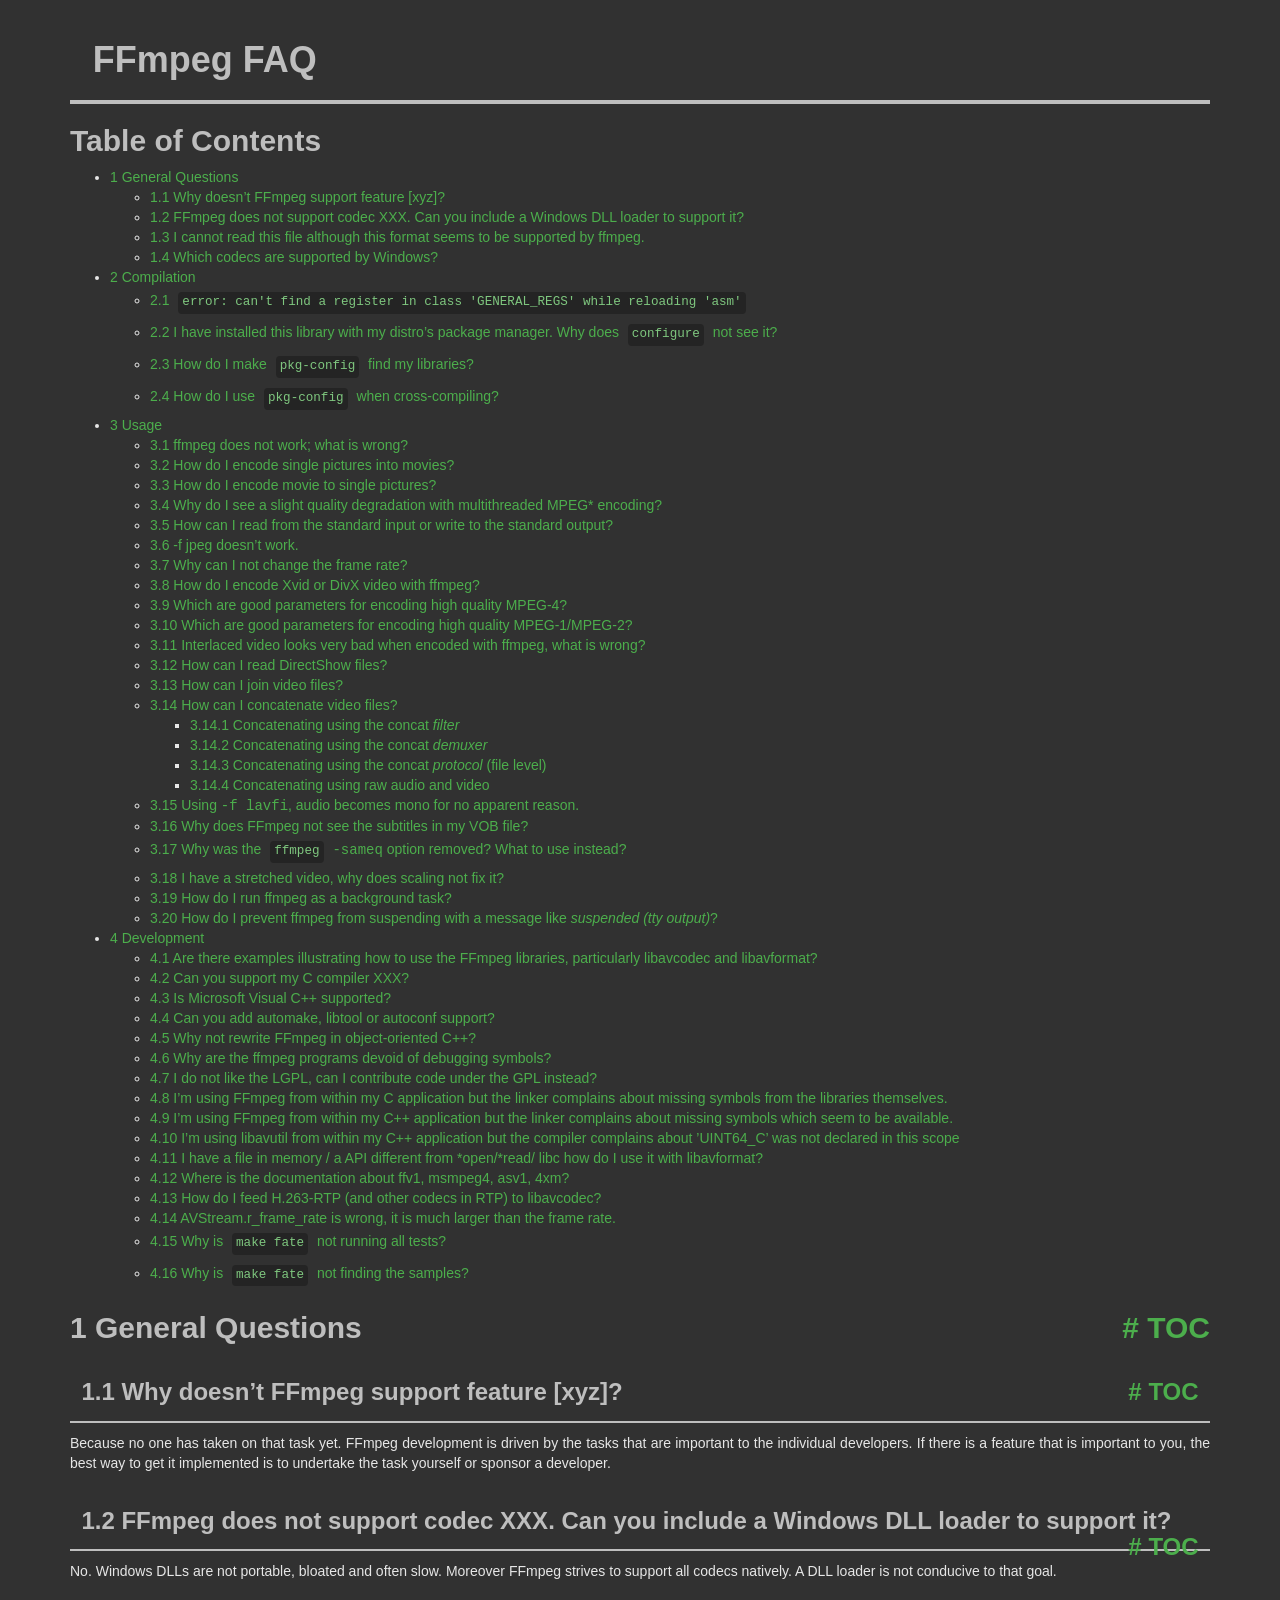
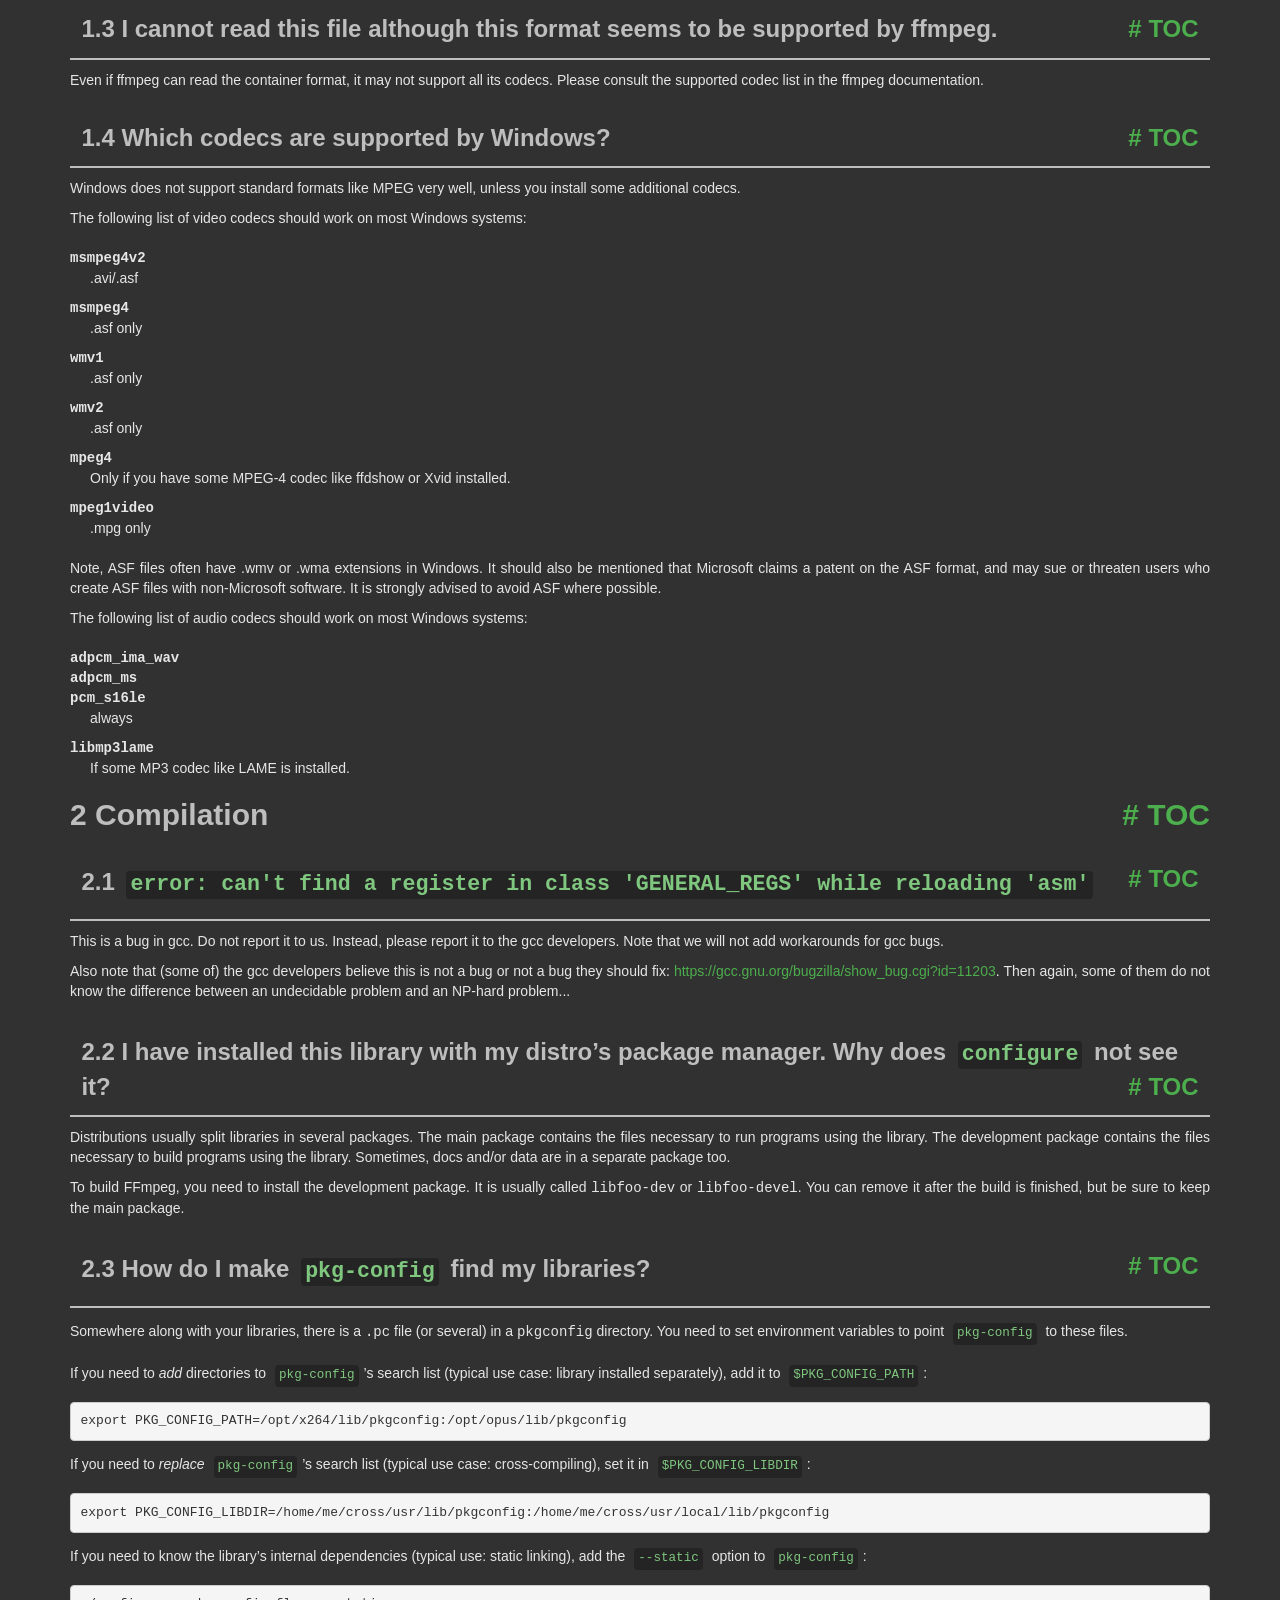
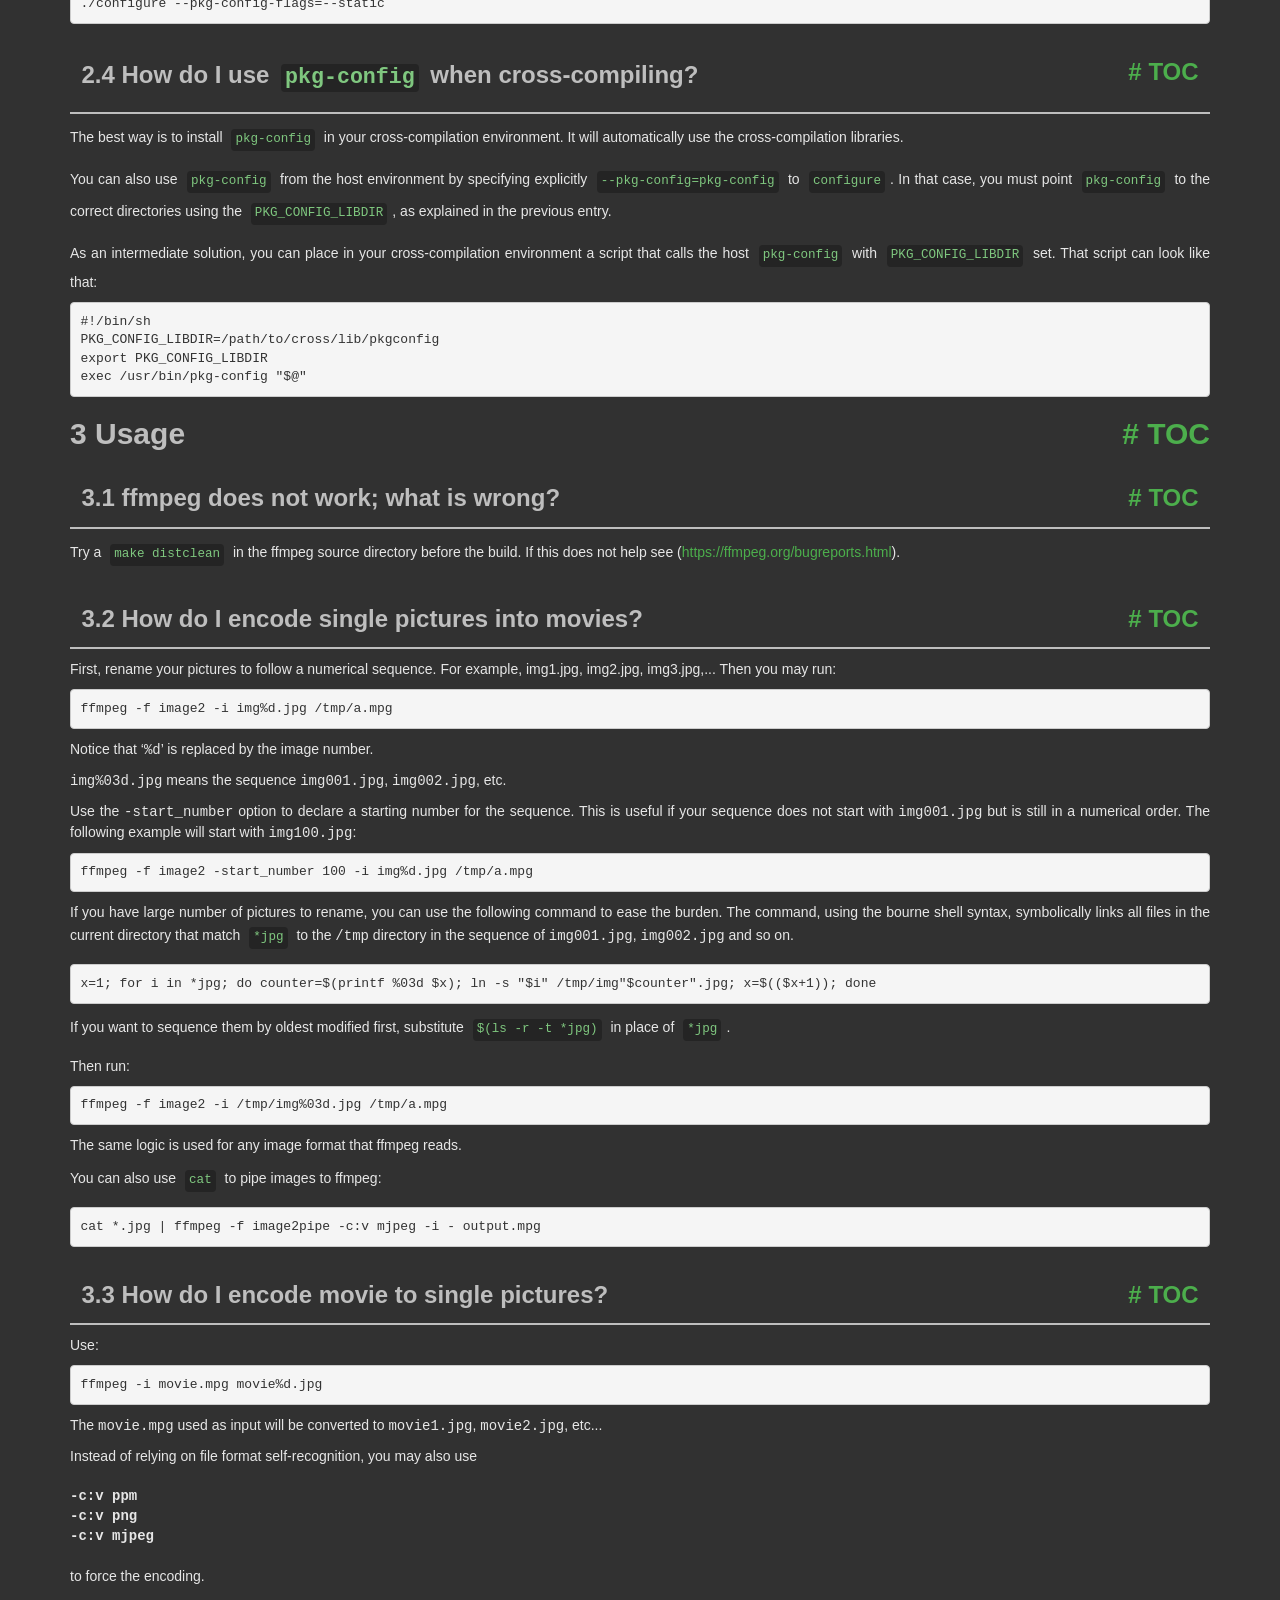
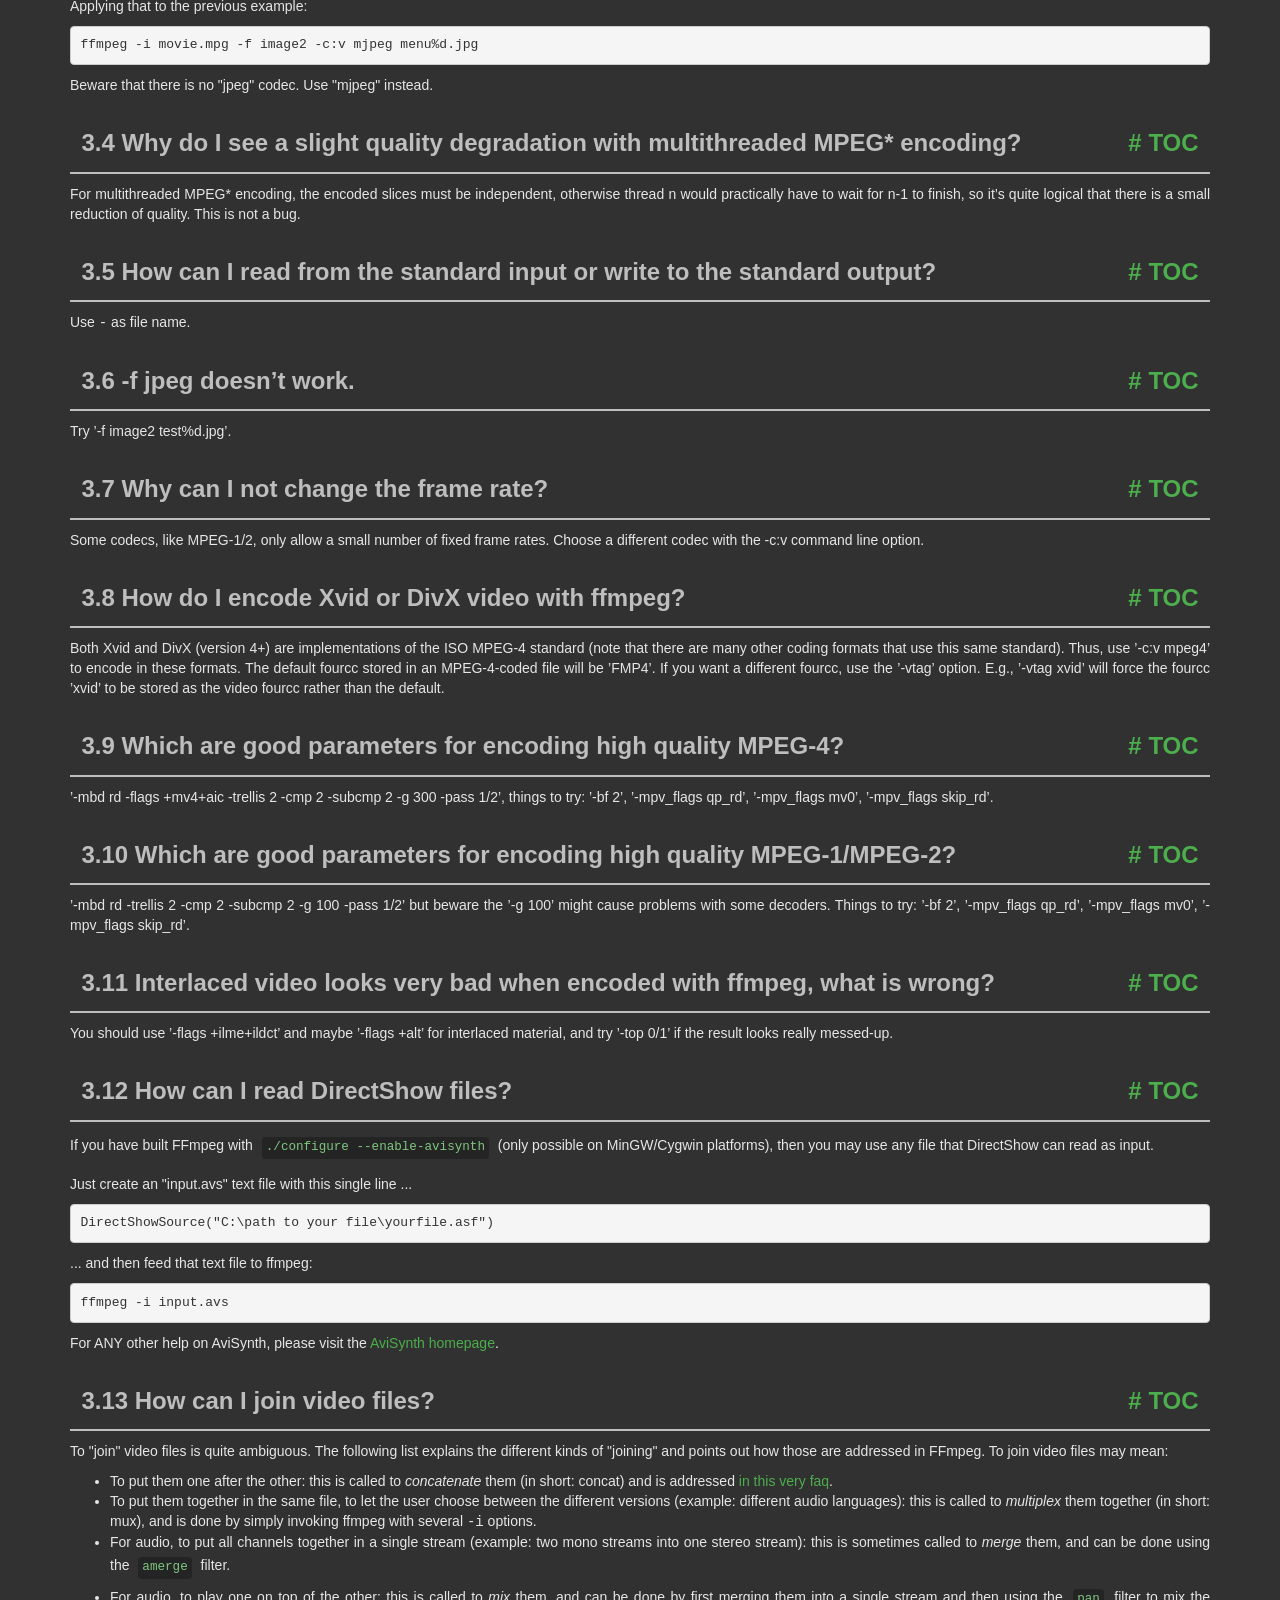
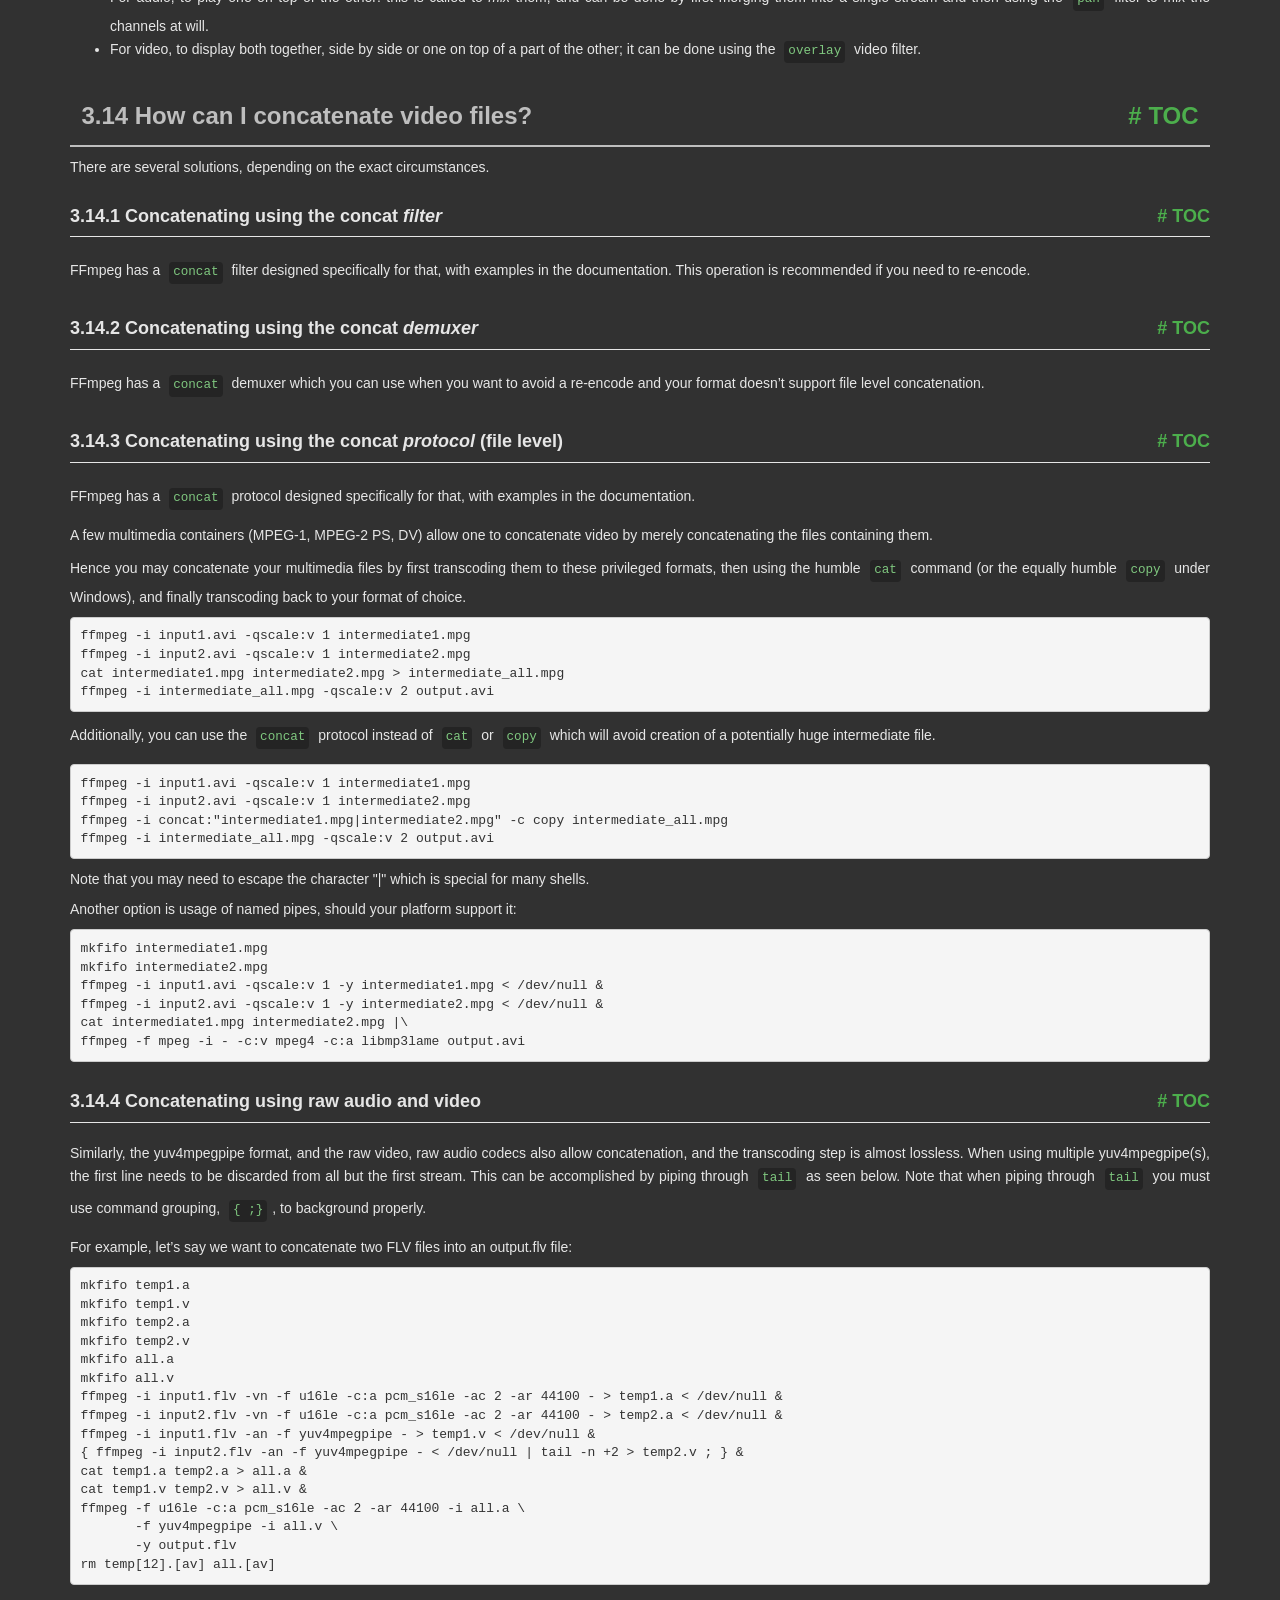
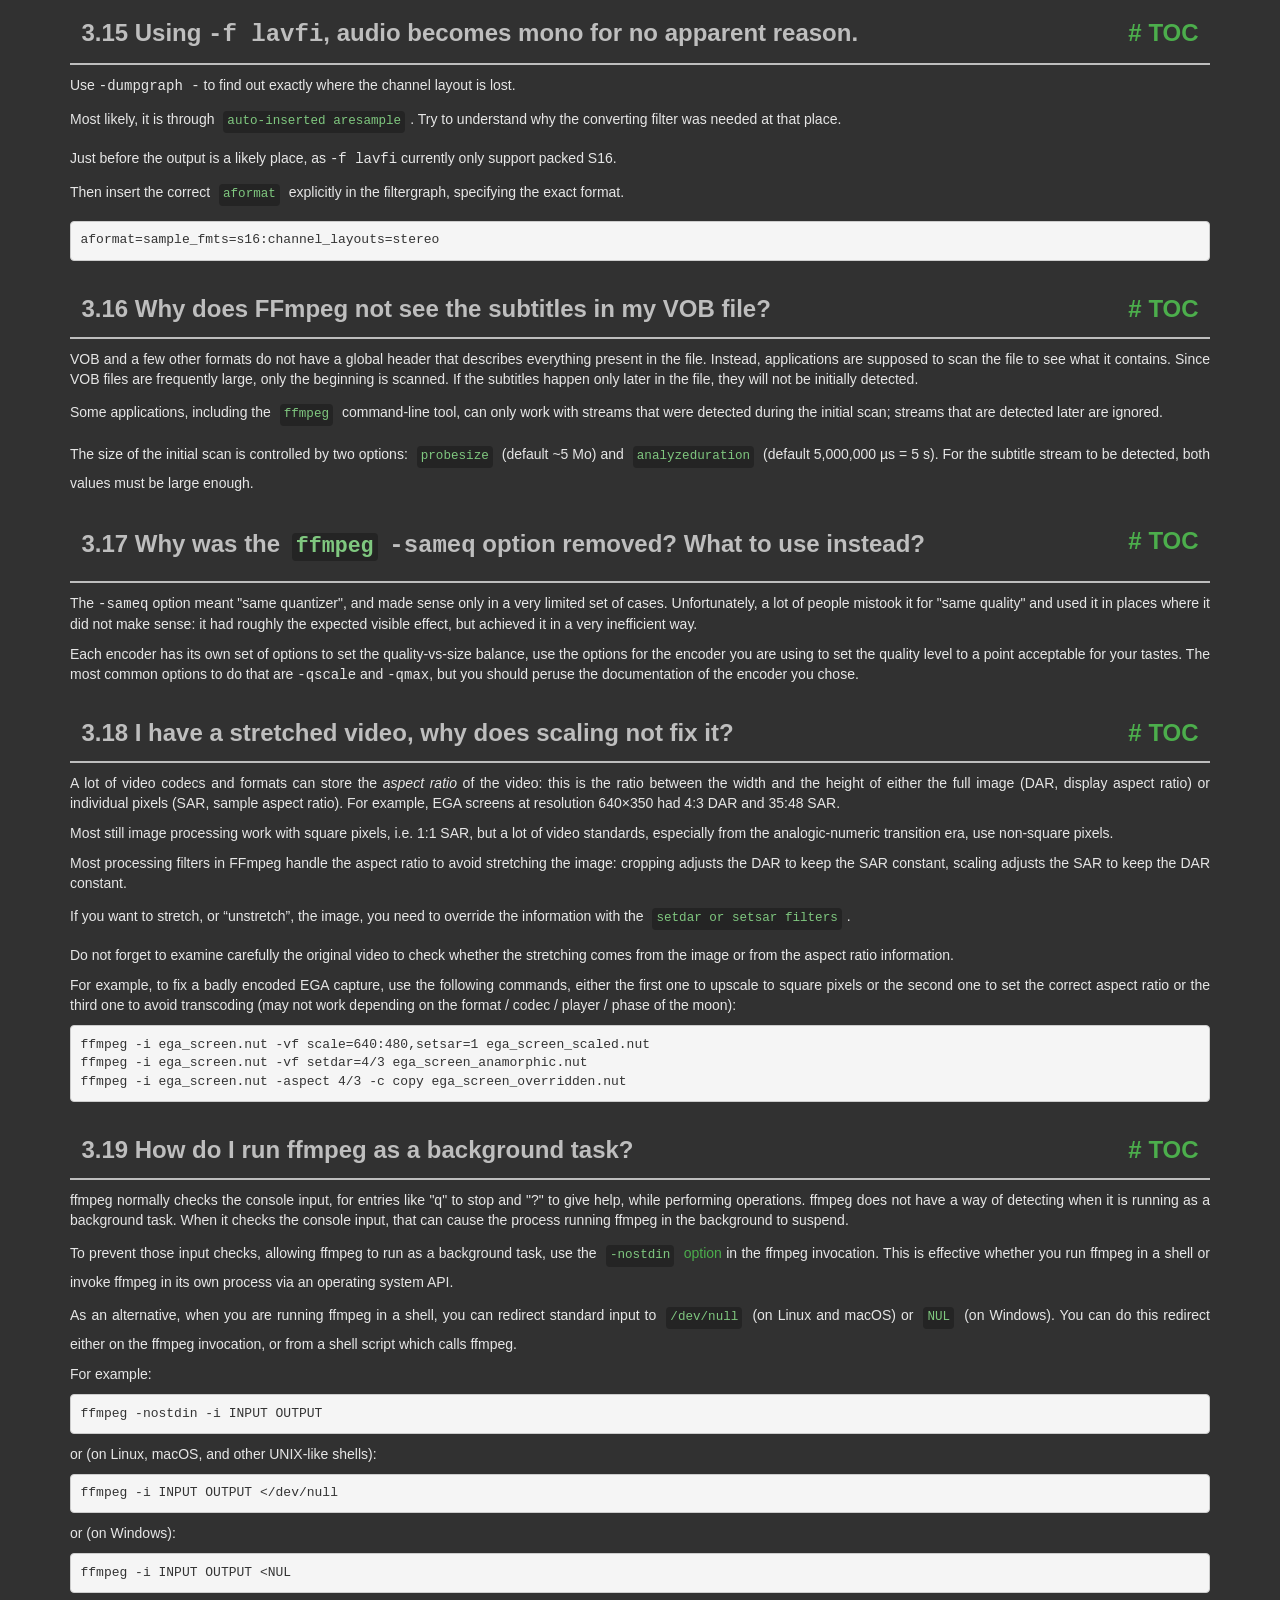
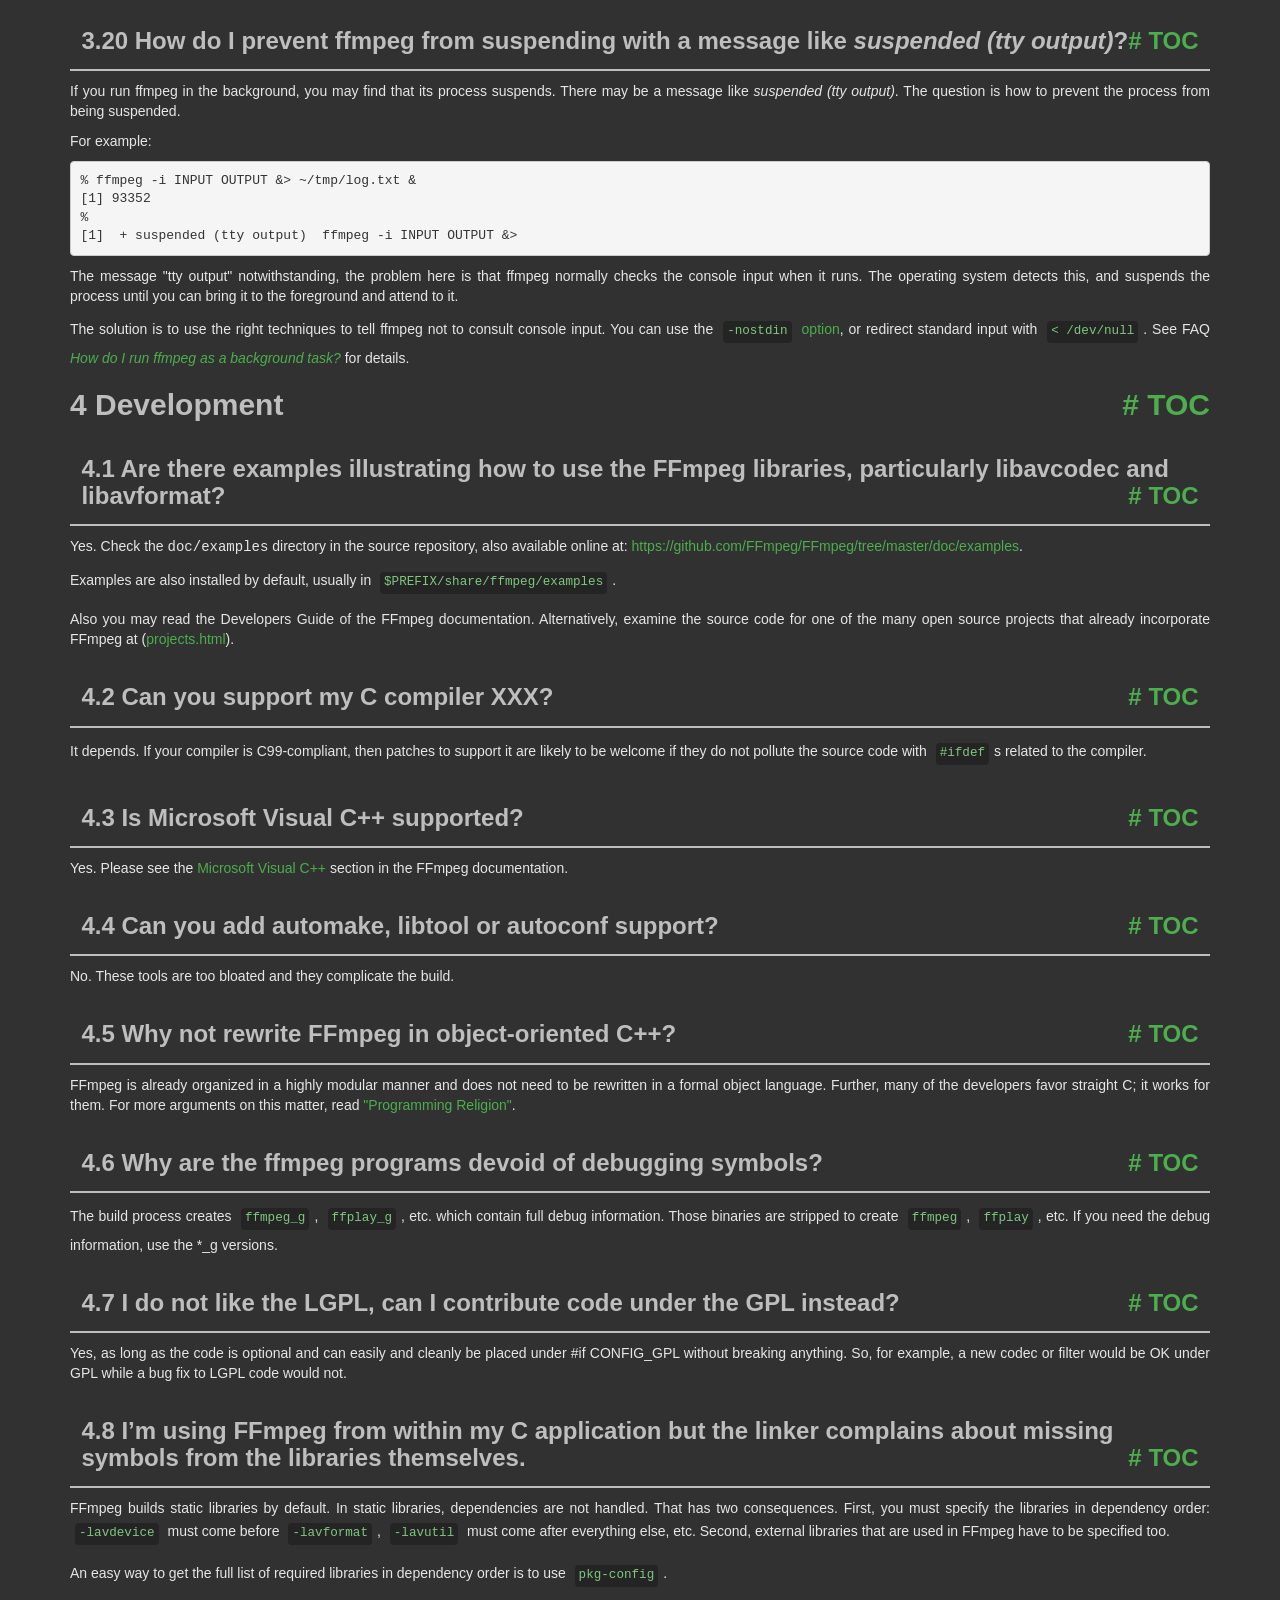
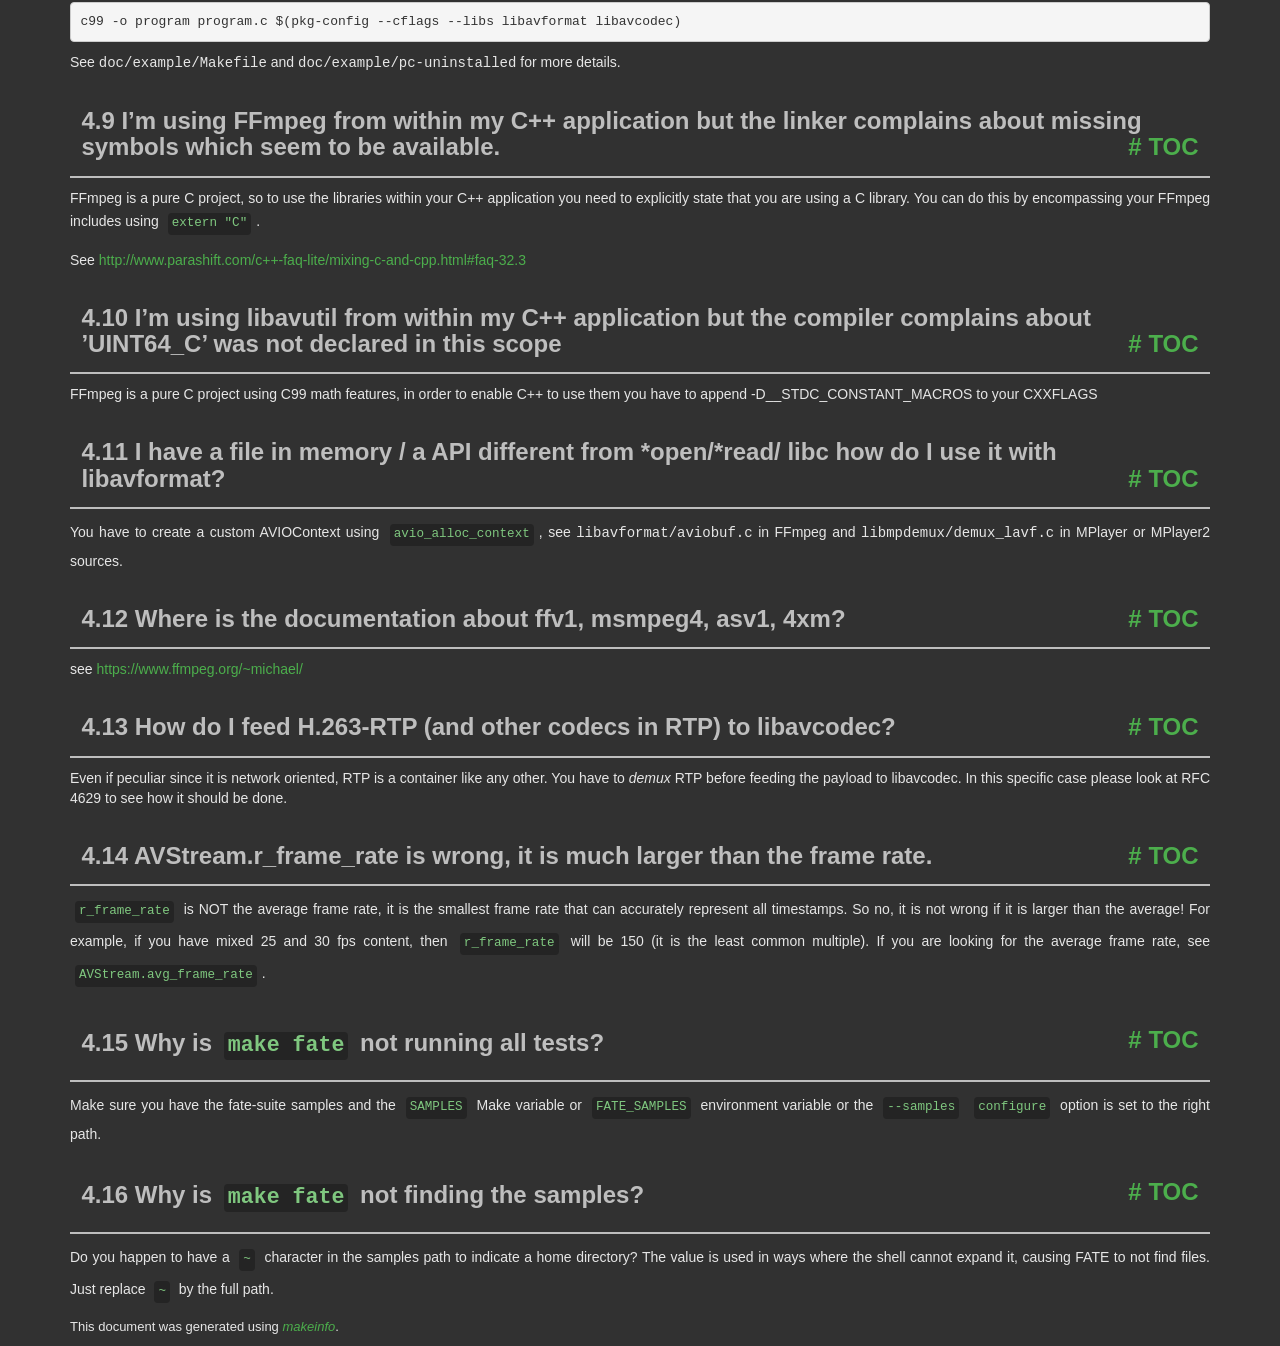
<file: intelligent_voice_assistant/ffmpeg-8.1.2-essentials_build/ffmpeg-8.1.2-essentials_build/doc/faq.html>
<!DOCTYPE html PUBLIC "-//W3C//DTD HTML 4.01 Transitional//EN" "http://www.w3.org/TR/html4/loose.dtd">
<html>
<!-- Created by GNU Texinfo 7.2, https://www.gnu.org/software/texinfo/ -->
  <head>
    <meta charset="utf-8">
    <title>
      FFmpeg FAQ
    </title>
    <meta name="viewport" content="width=device-width,initial-scale=1.0">
    <link rel="stylesheet" type="text/css" href="bootstrap.min.css">
    <link rel="stylesheet" type="text/css" href="style.min.css">
  </head>
  <body>
    <div class="container">
      <h1>
      FFmpeg FAQ
      </h1>


<a name="SEC_Top"></a>

<div class="region-contents" id="SEC_Contents">
<h2 class="contents-heading">Table of Contents</h2>

<div class="contents">

<ul class="toc-numbered-mark">
  <li><a id="toc-General-Questions" href="#General-Questions">1 General Questions</a>
  <ul class="toc-numbered-mark">
    <li><a id="toc-Why-doesn_0027t-FFmpeg-support-feature-_005bxyz_005d_003f" href="#Why-doesn_0027t-FFmpeg-support-feature-_005bxyz_005d_003f">1.1 Why doesn&rsquo;t FFmpeg support feature [xyz]?</a></li>
    <li><a id="toc-FFmpeg-does-not-support-codec-XXX_002e-Can-you-include-a-Windows-DLL-loader-to-support-it_003f" href="#FFmpeg-does-not-support-codec-XXX_002e-Can-you-include-a-Windows-DLL-loader-to-support-it_003f">1.2 FFmpeg does not support codec XXX. Can you include a Windows DLL loader to support it?</a></li>
    <li><a id="toc-I-cannot-read-this-file-although-this-format-seems-to-be-supported-by-ffmpeg_002e" href="#I-cannot-read-this-file-although-this-format-seems-to-be-supported-by-ffmpeg_002e">1.3 I cannot read this file although this format seems to be supported by ffmpeg.</a></li>
    <li><a id="toc-Which-codecs-are-supported-by-Windows_003f" href="#Which-codecs-are-supported-by-Windows_003f">1.4 Which codecs are supported by Windows?</a></li>
  </ul></li>
  <li><a id="toc-Compilation" href="#Compilation">2 Compilation</a>
  <ul class="toc-numbered-mark">
    <li><a id="toc-error_003a-can_0027t-find-a-register-in-class-_0027GENERAL_005fREGS_0027-while-reloading-_0027asm_0027" href="#error_003a-can_0027t-find-a-register-in-class-_0027GENERAL_005fREGS_0027-while-reloading-_0027asm_0027">2.1 <code class="code">error: can't find a register in class 'GENERAL_REGS' while reloading 'asm'</code></a></li>
    <li><a id="toc-I-have-installed-this-library-with-my-distro_0027s-package-manager_002e-Why-does-configure-not-see-it_003f" href="#I-have-installed-this-library-with-my-distro_0027s-package-manager_002e-Why-does-configure-not-see-it_003f">2.2 I have installed this library with my distro&rsquo;s package manager. Why does <code class="command">configure</code> not see it?</a></li>
    <li><a id="toc-How-do-I-make-pkg_002dconfig-find-my-libraries_003f" href="#How-do-I-make-pkg_002dconfig-find-my-libraries_003f">2.3 How do I make <code class="command">pkg-config</code> find my libraries?</a></li>
    <li><a id="toc-How-do-I-use-pkg_002dconfig-when-cross_002dcompiling_003f" href="#How-do-I-use-pkg_002dconfig-when-cross_002dcompiling_003f">2.4 How do I use <code class="command">pkg-config</code> when cross-compiling?</a></li>
  </ul></li>
  <li><a id="toc-Usage" href="#Usage">3 Usage</a>
  <ul class="toc-numbered-mark">
    <li><a id="toc-ffmpeg-does-not-work_003b-what-is-wrong_003f" href="#ffmpeg-does-not-work_003b-what-is-wrong_003f">3.1 ffmpeg does not work; what is wrong?</a></li>
    <li><a id="toc-How-do-I-encode-single-pictures-into-movies_003f" href="#How-do-I-encode-single-pictures-into-movies_003f">3.2 How do I encode single pictures into movies?</a></li>
    <li><a id="toc-How-do-I-encode-movie-to-single-pictures_003f" href="#How-do-I-encode-movie-to-single-pictures_003f">3.3 How do I encode movie to single pictures?</a></li>
    <li><a id="toc-Why-do-I-see-a-slight-quality-degradation-with-multithreaded-MPEG_002a-encoding_003f" href="#Why-do-I-see-a-slight-quality-degradation-with-multithreaded-MPEG_002a-encoding_003f">3.4 Why do I see a slight quality degradation with multithreaded MPEG* encoding?</a></li>
    <li><a id="toc-How-can-I-read-from-the-standard-input-or-write-to-the-standard-output_003f" href="#How-can-I-read-from-the-standard-input-or-write-to-the-standard-output_003f">3.5 How can I read from the standard input or write to the standard output?</a></li>
    <li><a id="toc-_002df-jpeg-doesn_0027t-work_002e" href="#g_t_002df-jpeg-doesn_0027t-work_002e">3.6 -f jpeg doesn&rsquo;t work.</a></li>
    <li><a id="toc-Why-can-I-not-change-the-frame-rate_003f" href="#Why-can-I-not-change-the-frame-rate_003f">3.7 Why can I not change the frame rate?</a></li>
    <li><a id="toc-How-do-I-encode-Xvid-or-DivX-video-with-ffmpeg_003f" href="#How-do-I-encode-Xvid-or-DivX-video-with-ffmpeg_003f">3.8 How do I encode Xvid or DivX video with ffmpeg?</a></li>
    <li><a id="toc-Which-are-good-parameters-for-encoding-high-quality-MPEG_002d4_003f" href="#Which-are-good-parameters-for-encoding-high-quality-MPEG_002d4_003f">3.9 Which are good parameters for encoding high quality MPEG-4?</a></li>
    <li><a id="toc-Which-are-good-parameters-for-encoding-high-quality-MPEG_002d1_002fMPEG_002d2_003f" href="#Which-are-good-parameters-for-encoding-high-quality-MPEG_002d1_002fMPEG_002d2_003f">3.10 Which are good parameters for encoding high quality MPEG-1/MPEG-2?</a></li>
    <li><a id="toc-Interlaced-video-looks-very-bad-when-encoded-with-ffmpeg_002c-what-is-wrong_003f" href="#Interlaced-video-looks-very-bad-when-encoded-with-ffmpeg_002c-what-is-wrong_003f">3.11 Interlaced video looks very bad when encoded with ffmpeg, what is wrong?</a></li>
    <li><a id="toc-How-can-I-read-DirectShow-files_003f" href="#How-can-I-read-DirectShow-files_003f">3.12 How can I read DirectShow files?</a></li>
    <li><a id="toc-How-can-I-join-video-files_003f" href="#How-can-I-join-video-files_003f">3.13 How can I join video files?</a></li>
    <li><a id="toc-How-can-I-concatenate-video-files_003f" href="#How-can-I-concatenate-video-files_003f">3.14 How can I concatenate video files?</a>
    <ul class="toc-numbered-mark">
      <li><a id="toc-Concatenating-using-the-concat-filter" href="#Concatenating-using-the-concat-filter">3.14.1 Concatenating using the concat <em class="emph">filter</em></a></li>
      <li><a id="toc-Concatenating-using-the-concat-demuxer" href="#Concatenating-using-the-concat-demuxer">3.14.2 Concatenating using the concat <em class="emph">demuxer</em></a></li>
      <li><a id="toc-Concatenating-using-the-concat-protocol-_0028file-level_0029" href="#Concatenating-using-the-concat-protocol-_0028file-level_0029">3.14.3 Concatenating using the concat <em class="emph">protocol</em> (file level)</a></li>
      <li><a id="toc-Concatenating-using-raw-audio-and-video" href="#Concatenating-using-raw-audio-and-video">3.14.4 Concatenating using raw audio and video</a></li>
    </ul></li>
    <li><a id="toc-Using-_002df-lavfi_002c-audio-becomes-mono-for-no-apparent-reason_002e" href="#Using-_002df-lavfi_002c-audio-becomes-mono-for-no-apparent-reason_002e">3.15 Using <samp class="option">-f lavfi</samp>, audio becomes mono for no apparent reason.</a></li>
    <li><a id="toc-Why-does-FFmpeg-not-see-the-subtitles-in-my-VOB-file_003f" href="#Why-does-FFmpeg-not-see-the-subtitles-in-my-VOB-file_003f">3.16 Why does FFmpeg not see the subtitles in my VOB file?</a></li>
    <li><a id="toc-Why-was-the-ffmpeg-_002dsameq-option-removed_003f-What-to-use-instead_003f" href="#Why-was-the-ffmpeg-_002dsameq-option-removed_003f-What-to-use-instead_003f">3.17 Why was the <code class="command">ffmpeg</code> <samp class="option">-sameq</samp> option removed? What to use instead?</a></li>
    <li><a id="toc-I-have-a-stretched-video_002c-why-does-scaling-not-fix-it_003f" href="#I-have-a-stretched-video_002c-why-does-scaling-not-fix-it_003f">3.18 I have a stretched video, why does scaling not fix it?</a></li>
    <li><a id="toc-How-do-I-run-ffmpeg-as-a-background-task_003f" href="#How-do-I-run-ffmpeg-as-a-background-task_003f">3.19 How do I run ffmpeg as a background task?</a></li>
    <li><a id="toc-How-do-I-prevent-ffmpeg-from-suspending-with-a-message-like-suspended-_0028tty-output_0029_003f" href="#How-do-I-prevent-ffmpeg-from-suspending-with-a-message-like-suspended-_0028tty-output_0029_003f">3.20 How do I prevent ffmpeg from suspending with a message like <em class="emph">suspended (tty output)</em>?</a></li>
  </ul></li>
  <li><a id="toc-Development" href="#Development">4 Development</a>
  <ul class="toc-numbered-mark">
    <li><a id="toc-Are-there-examples-illustrating-how-to-use-the-FFmpeg-libraries_002c-particularly-libavcodec-and-libavformat_003f" href="#Are-there-examples-illustrating-how-to-use-the-FFmpeg-libraries_002c-particularly-libavcodec-and-libavformat_003f">4.1 Are there examples illustrating how to use the FFmpeg libraries, particularly libavcodec and libavformat?</a></li>
    <li><a id="toc-Can-you-support-my-C-compiler-XXX_003f" href="#Can-you-support-my-C-compiler-XXX_003f">4.2 Can you support my C compiler XXX?</a></li>
    <li><a id="toc-Is-Microsoft-Visual-C_002b_002b-supported_003f" href="#Is-Microsoft-Visual-C_002b_002b-supported_003f">4.3 Is Microsoft Visual C++ supported?</a></li>
    <li><a id="toc-Can-you-add-automake_002c-libtool-or-autoconf-support_003f" href="#Can-you-add-automake_002c-libtool-or-autoconf-support_003f">4.4 Can you add automake, libtool or autoconf support?</a></li>
    <li><a id="toc-Why-not-rewrite-FFmpeg-in-object_002doriented-C_002b_002b_003f" href="#Why-not-rewrite-FFmpeg-in-object_002doriented-C_002b_002b_003f">4.5 Why not rewrite FFmpeg in object-oriented C++?</a></li>
    <li><a id="toc-Why-are-the-ffmpeg-programs-devoid-of-debugging-symbols_003f" href="#Why-are-the-ffmpeg-programs-devoid-of-debugging-symbols_003f">4.6 Why are the ffmpeg programs devoid of debugging symbols?</a></li>
    <li><a id="toc-I-do-not-like-the-LGPL_002c-can-I-contribute-code-under-the-GPL-instead_003f" href="#I-do-not-like-the-LGPL_002c-can-I-contribute-code-under-the-GPL-instead_003f">4.7 I do not like the LGPL, can I contribute code under the GPL instead?</a></li>
    <li><a id="toc-I_0027m-using-FFmpeg-from-within-my-C-application-but-the-linker-complains-about-missing-symbols-from-the-libraries-themselves_002e" href="#I_0027m-using-FFmpeg-from-within-my-C-application-but-the-linker-complains-about-missing-symbols-from-the-libraries-themselves_002e">4.8 I&rsquo;m using FFmpeg from within my C application but the linker complains about missing symbols from the libraries themselves.</a></li>
    <li><a id="toc-I_0027m-using-FFmpeg-from-within-my-C_002b_002b-application-but-the-linker-complains-about-missing-symbols-which-seem-to-be-available_002e" href="#I_0027m-using-FFmpeg-from-within-my-C_002b_002b-application-but-the-linker-complains-about-missing-symbols-which-seem-to-be-available_002e">4.9 I&rsquo;m using FFmpeg from within my C++ application but the linker complains about missing symbols which seem to be available.</a></li>
    <li><a id="toc-I_0027m-using-libavutil-from-within-my-C_002b_002b-application-but-the-compiler-complains-about-_0027UINT64_005fC_0027-was-not-declared-in-this-scope" href="#I_0027m-using-libavutil-from-within-my-C_002b_002b-application-but-the-compiler-complains-about-_0027UINT64_005fC_0027-was-not-declared-in-this-scope">4.10 I&rsquo;m using libavutil from within my C++ application but the compiler complains about &rsquo;UINT64_C&rsquo; was not declared in this scope</a></li>
    <li><a id="toc-I-have-a-file-in-memory-_002f-a-API-different-from-_002aopen_002f_002aread_002f-libc-how-do-I-use-it-with-libavformat_003f" href="#I-have-a-file-in-memory-_002f-a-API-different-from-_002aopen_002f_002aread_002f-libc-how-do-I-use-it-with-libavformat_003f">4.11 I have a file in memory / a API different from *open/*read/ libc how do I use it with libavformat?</a></li>
    <li><a id="toc-Where-is-the-documentation-about-ffv1_002c-msmpeg4_002c-asv1_002c-4xm_003f" href="#Where-is-the-documentation-about-ffv1_002c-msmpeg4_002c-asv1_002c-4xm_003f">4.12 Where is the documentation about ffv1, msmpeg4, asv1, 4xm?</a></li>
    <li><a id="toc-How-do-I-feed-H_002e263_002dRTP-_0028and-other-codecs-in-RTP_0029-to-libavcodec_003f" href="#How-do-I-feed-H_002e263_002dRTP-_0028and-other-codecs-in-RTP_0029-to-libavcodec_003f">4.13 How do I feed H.263-RTP (and other codecs in RTP) to libavcodec?</a></li>
    <li><a id="toc-AVStream_002er_005fframe_005frate-is-wrong_002c-it-is-much-larger-than-the-frame-rate_002e" href="#AVStream_002er_005fframe_005frate-is-wrong_002c-it-is-much-larger-than-the-frame-rate_002e">4.14 AVStream.r_frame_rate is wrong, it is much larger than the frame rate.</a></li>
    <li><a id="toc-Why-is-make-fate-not-running-all-tests_003f" href="#Why-is-make-fate-not-running-all-tests_003f">4.15 Why is <code class="code">make fate</code> not running all tests?</a></li>
    <li><a id="toc-Why-is-make-fate-not-finding-the-samples_003f" href="#Why-is-make-fate-not-finding-the-samples_003f">4.16 Why is <code class="code">make fate</code> not finding the samples?</a></li>
  </ul></li>
</ul>
</div>
</div>

<a name="General-Questions"></a>
<h2 class="chapter">1 General Questions<span class="pull-right"><a class="anchor hidden-xs" href="#General-Questions" aria-hidden="true">#</a> <a class="anchor hidden-xs"href="#toc-General-Questions" aria-hidden="true">TOC</a></span></h2>

<a name="Why-doesn_0027t-FFmpeg-support-feature-_005bxyz_005d_003f"></a>
<h3 class="section">1.1 Why doesn&rsquo;t FFmpeg support feature [xyz]?<span class="pull-right"><a class="anchor hidden-xs" href="#Why-doesn_0027t-FFmpeg-support-feature-_005bxyz_005d_003f" aria-hidden="true">#</a> <a class="anchor hidden-xs"href="#toc-Why-doesn_0027t-FFmpeg-support-feature-_005bxyz_005d_003f" aria-hidden="true">TOC</a></span></h3>

<p>Because no one has taken on that task yet. FFmpeg development is
driven by the tasks that are important to the individual developers.
If there is a feature that is important to you, the best way to get
it implemented is to undertake the task yourself or sponsor a developer.
</p>
<a name="FFmpeg-does-not-support-codec-XXX_002e-Can-you-include-a-Windows-DLL-loader-to-support-it_003f"></a>
<h3 class="section">1.2 FFmpeg does not support codec XXX. Can you include a Windows DLL loader to support it?<span class="pull-right"><a class="anchor hidden-xs" href="#FFmpeg-does-not-support-codec-XXX_002e-Can-you-include-a-Windows-DLL-loader-to-support-it_003f" aria-hidden="true">#</a> <a class="anchor hidden-xs"href="#toc-FFmpeg-does-not-support-codec-XXX_002e-Can-you-include-a-Windows-DLL-loader-to-support-it_003f" aria-hidden="true">TOC</a></span></h3>

<p>No. Windows DLLs are not portable, bloated and often slow.
Moreover FFmpeg strives to support all codecs natively.
A DLL loader is not conducive to that goal.
</p>
<a name="I-cannot-read-this-file-although-this-format-seems-to-be-supported-by-ffmpeg_002e"></a>
<h3 class="section">1.3 I cannot read this file although this format seems to be supported by ffmpeg.<span class="pull-right"><a class="anchor hidden-xs" href="#I-cannot-read-this-file-although-this-format-seems-to-be-supported-by-ffmpeg_002e" aria-hidden="true">#</a> <a class="anchor hidden-xs"href="#toc-I-cannot-read-this-file-although-this-format-seems-to-be-supported-by-ffmpeg_002e" aria-hidden="true">TOC</a></span></h3>

<p>Even if ffmpeg can read the container format, it may not support all its
codecs. Please consult the supported codec list in the ffmpeg
documentation.
</p>
<a name="Which-codecs-are-supported-by-Windows_003f"></a>
<h3 class="section">1.4 Which codecs are supported by Windows?<span class="pull-right"><a class="anchor hidden-xs" href="#Which-codecs-are-supported-by-Windows_003f" aria-hidden="true">#</a> <a class="anchor hidden-xs"href="#toc-Which-codecs-are-supported-by-Windows_003f" aria-hidden="true">TOC</a></span></h3>

<p>Windows does not support standard formats like MPEG very well, unless you
install some additional codecs.
</p>
<p>The following list of video codecs should work on most Windows systems:
</p><dl class="table">
<dt><samp class="option">msmpeg4v2</samp></dt>
<dd><p>.avi/.asf
</p></dd>
<dt><samp class="option">msmpeg4</samp></dt>
<dd><p>.asf only
</p></dd>
<dt><samp class="option">wmv1</samp></dt>
<dd><p>.asf only
</p></dd>
<dt><samp class="option">wmv2</samp></dt>
<dd><p>.asf only
</p></dd>
<dt><samp class="option">mpeg4</samp></dt>
<dd><p>Only if you have some MPEG-4 codec like ffdshow or Xvid installed.
</p></dd>
<dt><samp class="option">mpeg1video</samp></dt>
<dd><p>.mpg only
</p></dd>
</dl>
<p>Note, ASF files often have .wmv or .wma extensions in Windows. It should also
be mentioned that Microsoft claims a patent on the ASF format, and may sue
or threaten users who create ASF files with non-Microsoft software. It is
strongly advised to avoid ASF where possible.
</p>
<p>The following list of audio codecs should work on most Windows systems:
</p><dl class="table">
<dt><samp class="option">adpcm_ima_wav</samp></dt>
<dt><samp class="option">adpcm_ms</samp></dt>
<dt><samp class="option">pcm_s16le</samp></dt>
<dd><p>always
</p></dd>
<dt><samp class="option">libmp3lame</samp></dt>
<dd><p>If some MP3 codec like LAME is installed.
</p></dd>
</dl>


<a name="Compilation"></a>
<h2 class="chapter">2 Compilation<span class="pull-right"><a class="anchor hidden-xs" href="#Compilation" aria-hidden="true">#</a> <a class="anchor hidden-xs"href="#toc-Compilation" aria-hidden="true">TOC</a></span></h2>

<a name="error_003a-can_0027t-find-a-register-in-class-_0027GENERAL_005fREGS_0027-while-reloading-_0027asm_0027"></a>
<h3 class="section">2.1 <code class="code">error: can't find a register in class 'GENERAL_REGS' while reloading 'asm'</code><span class="pull-right"><a class="anchor hidden-xs" href="#error_003a-can_0027t-find-a-register-in-class-_0027GENERAL_005fREGS_0027-while-reloading-_0027asm_0027" aria-hidden="true">#</a> <a class="anchor hidden-xs"href="#toc-error_003a-can_0027t-find-a-register-in-class-_0027GENERAL_005fREGS_0027-while-reloading-_0027asm_0027" aria-hidden="true">TOC</a></span></h3>

<p>This is a bug in gcc. Do not report it to us. Instead, please report it to
the gcc developers. Note that we will not add workarounds for gcc bugs.
</p>
<p>Also note that (some of) the gcc developers believe this is not a bug or
not a bug they should fix:
<a class="url" href="https://gcc.gnu.org/bugzilla/show_bug.cgi?id=11203">https://gcc.gnu.org/bugzilla/show_bug.cgi?id=11203</a>.
Then again, some of them do not know the difference between an undecidable
problem and an NP-hard problem...
</p>
<a name="I-have-installed-this-library-with-my-distro_0027s-package-manager_002e-Why-does-configure-not-see-it_003f"></a>
<h3 class="section">2.2 I have installed this library with my distro&rsquo;s package manager. Why does <code class="command">configure</code> not see it?<span class="pull-right"><a class="anchor hidden-xs" href="#I-have-installed-this-library-with-my-distro_0027s-package-manager_002e-Why-does-configure-not-see-it_003f" aria-hidden="true">#</a> <a class="anchor hidden-xs"href="#toc-I-have-installed-this-library-with-my-distro_0027s-package-manager_002e-Why-does-configure-not-see-it_003f" aria-hidden="true">TOC</a></span></h3>

<p>Distributions usually split libraries in several packages. The main package
contains the files necessary to run programs using the library. The
development package contains the files necessary to build programs using the
library. Sometimes, docs and/or data are in a separate package too.
</p>
<p>To build FFmpeg, you need to install the development package. It is usually
called <samp class="file">libfoo-dev</samp> or <samp class="file">libfoo-devel</samp>. You can remove it after the
build is finished, but be sure to keep the main package.
</p>
<a name="How-do-I-make-pkg_002dconfig-find-my-libraries_003f"></a>
<h3 class="section">2.3 How do I make <code class="command">pkg-config</code> find my libraries?<span class="pull-right"><a class="anchor hidden-xs" href="#How-do-I-make-pkg_002dconfig-find-my-libraries_003f" aria-hidden="true">#</a> <a class="anchor hidden-xs"href="#toc-How-do-I-make-pkg_002dconfig-find-my-libraries_003f" aria-hidden="true">TOC</a></span></h3>

<p>Somewhere along with your libraries, there is a <samp class="file">.pc</samp> file (or several)
in a <samp class="file">pkgconfig</samp> directory. You need to set environment variables to
point <code class="command">pkg-config</code> to these files.
</p>
<p>If you need to <em class="emph">add</em> directories to <code class="command">pkg-config</code>&rsquo;s search list
(typical use case: library installed separately), add it to
<code class="code">$PKG_CONFIG_PATH</code>:
</p>
<div class="example">
<pre class="example-preformatted">export PKG_CONFIG_PATH=/opt/x264/lib/pkgconfig:/opt/opus/lib/pkgconfig
</pre></div>

<p>If you need to <em class="emph">replace</em> <code class="command">pkg-config</code>&rsquo;s search list
(typical use case: cross-compiling), set it in
<code class="code">$PKG_CONFIG_LIBDIR</code>:
</p>
<div class="example">
<pre class="example-preformatted">export PKG_CONFIG_LIBDIR=/home/me/cross/usr/lib/pkgconfig:/home/me/cross/usr/local/lib/pkgconfig
</pre></div>

<p>If you need to know the library&rsquo;s internal dependencies (typical use: static
linking), add the <code class="code">--static</code> option to <code class="command">pkg-config</code>:
</p>
<div class="example">
<pre class="example-preformatted">./configure --pkg-config-flags=--static
</pre></div>

<a name="How-do-I-use-pkg_002dconfig-when-cross_002dcompiling_003f"></a>
<h3 class="section">2.4 How do I use <code class="command">pkg-config</code> when cross-compiling?<span class="pull-right"><a class="anchor hidden-xs" href="#How-do-I-use-pkg_002dconfig-when-cross_002dcompiling_003f" aria-hidden="true">#</a> <a class="anchor hidden-xs"href="#toc-How-do-I-use-pkg_002dconfig-when-cross_002dcompiling_003f" aria-hidden="true">TOC</a></span></h3>

<p>The best way is to install <code class="command">pkg-config</code> in your cross-compilation
environment. It will automatically use the cross-compilation libraries.
</p>
<p>You can also use <code class="command">pkg-config</code> from the host environment by
specifying explicitly <code class="code">--pkg-config=pkg-config</code> to <code class="command">configure</code>.
In that case, you must point <code class="command">pkg-config</code> to the correct directories
using the <code class="code">PKG_CONFIG_LIBDIR</code>, as explained in the previous entry.
</p>
<p>As an intermediate solution, you can place in your cross-compilation
environment a script that calls the host <code class="command">pkg-config</code> with
<code class="code">PKG_CONFIG_LIBDIR</code> set. That script can look like that:
</p>
<div class="example">
<pre class="example-preformatted">#!/bin/sh
PKG_CONFIG_LIBDIR=/path/to/cross/lib/pkgconfig
export PKG_CONFIG_LIBDIR
exec /usr/bin/pkg-config &quot;$@&quot;
</pre></div>

<a name="Usage"></a>
<h2 class="chapter">3 Usage<span class="pull-right"><a class="anchor hidden-xs" href="#Usage" aria-hidden="true">#</a> <a class="anchor hidden-xs"href="#toc-Usage" aria-hidden="true">TOC</a></span></h2>

<a name="ffmpeg-does-not-work_003b-what-is-wrong_003f"></a>
<h3 class="section">3.1 ffmpeg does not work; what is wrong?<span class="pull-right"><a class="anchor hidden-xs" href="#ffmpeg-does-not-work_003b-what-is-wrong_003f" aria-hidden="true">#</a> <a class="anchor hidden-xs"href="#toc-ffmpeg-does-not-work_003b-what-is-wrong_003f" aria-hidden="true">TOC</a></span></h3>

<p>Try a <code class="code">make distclean</code> in the ffmpeg source directory before the build.
If this does not help see
(<a class="url" href="https://ffmpeg.org/bugreports.html">https://ffmpeg.org/bugreports.html</a>).
</p>
<a name="How-do-I-encode-single-pictures-into-movies_003f"></a>
<h3 class="section">3.2 How do I encode single pictures into movies?<span class="pull-right"><a class="anchor hidden-xs" href="#How-do-I-encode-single-pictures-into-movies_003f" aria-hidden="true">#</a> <a class="anchor hidden-xs"href="#toc-How-do-I-encode-single-pictures-into-movies_003f" aria-hidden="true">TOC</a></span></h3>

<p>First, rename your pictures to follow a numerical sequence.
For example, img1.jpg, img2.jpg, img3.jpg,...
Then you may run:
</p>
<div class="example">
<pre class="example-preformatted">ffmpeg -f image2 -i img%d.jpg /tmp/a.mpg
</pre></div>

<p>Notice that &lsquo;<samp class="samp">%d</samp>&rsquo; is replaced by the image number.
</p>
<p><samp class="file">img%03d.jpg</samp> means the sequence <samp class="file">img001.jpg</samp>, <samp class="file">img002.jpg</samp>, etc.
</p>
<p>Use the <samp class="option">-start_number</samp> option to declare a starting number for
the sequence. This is useful if your sequence does not start with
<samp class="file">img001.jpg</samp> but is still in a numerical order. The following
example will start with <samp class="file">img100.jpg</samp>:
</p>
<div class="example">
<pre class="example-preformatted">ffmpeg -f image2 -start_number 100 -i img%d.jpg /tmp/a.mpg
</pre></div>

<p>If you have large number of pictures to rename, you can use the
following command to ease the burden. The command, using the bourne
shell syntax, symbolically links all files in the current directory
that match <code class="code">*jpg</code> to the <samp class="file">/tmp</samp> directory in the sequence of
<samp class="file">img001.jpg</samp>, <samp class="file">img002.jpg</samp> and so on.
</p>
<div class="example">
<pre class="example-preformatted">x=1; for i in *jpg; do counter=$(printf %03d $x); ln -s &quot;$i&quot; /tmp/img&quot;$counter&quot;.jpg; x=$(($x+1)); done
</pre></div>

<p>If you want to sequence them by oldest modified first, substitute
<code class="code">$(ls -r -t *jpg)</code> in place of <code class="code">*jpg</code>.
</p>
<p>Then run:
</p>
<div class="example">
<pre class="example-preformatted">ffmpeg -f image2 -i /tmp/img%03d.jpg /tmp/a.mpg
</pre></div>

<p>The same logic is used for any image format that ffmpeg reads.
</p>
<p>You can also use <code class="command">cat</code> to pipe images to ffmpeg:
</p>
<div class="example">
<pre class="example-preformatted">cat *.jpg | ffmpeg -f image2pipe -c:v mjpeg -i - output.mpg
</pre></div>

<a name="How-do-I-encode-movie-to-single-pictures_003f"></a>
<h3 class="section">3.3 How do I encode movie to single pictures?<span class="pull-right"><a class="anchor hidden-xs" href="#How-do-I-encode-movie-to-single-pictures_003f" aria-hidden="true">#</a> <a class="anchor hidden-xs"href="#toc-How-do-I-encode-movie-to-single-pictures_003f" aria-hidden="true">TOC</a></span></h3>

<p>Use:
</p>
<div class="example">
<pre class="example-preformatted">ffmpeg -i movie.mpg movie%d.jpg
</pre></div>

<p>The <samp class="file">movie.mpg</samp> used as input will be converted to
<samp class="file">movie1.jpg</samp>, <samp class="file">movie2.jpg</samp>, etc...
</p>
<p>Instead of relying on file format self-recognition, you may also use
</p><dl class="table">
<dt><samp class="option">-c:v ppm</samp></dt>
<dt><samp class="option">-c:v png</samp></dt>
<dt><samp class="option">-c:v mjpeg</samp></dt>
</dl>
<p>to force the encoding.
</p>
<p>Applying that to the previous example:
</p><div class="example">
<pre class="example-preformatted">ffmpeg -i movie.mpg -f image2 -c:v mjpeg menu%d.jpg
</pre></div>

<p>Beware that there is no &quot;jpeg&quot; codec. Use &quot;mjpeg&quot; instead.
</p>
<a name="Why-do-I-see-a-slight-quality-degradation-with-multithreaded-MPEG_002a-encoding_003f"></a>
<h3 class="section">3.4 Why do I see a slight quality degradation with multithreaded MPEG* encoding?<span class="pull-right"><a class="anchor hidden-xs" href="#Why-do-I-see-a-slight-quality-degradation-with-multithreaded-MPEG_002a-encoding_003f" aria-hidden="true">#</a> <a class="anchor hidden-xs"href="#toc-Why-do-I-see-a-slight-quality-degradation-with-multithreaded-MPEG_002a-encoding_003f" aria-hidden="true">TOC</a></span></h3>

<p>For multithreaded MPEG* encoding, the encoded slices must be independent,
otherwise thread n would practically have to wait for n-1 to finish, so it&rsquo;s
quite logical that there is a small reduction of quality. This is not a bug.
</p>
<a name="How-can-I-read-from-the-standard-input-or-write-to-the-standard-output_003f"></a>
<h3 class="section">3.5 How can I read from the standard input or write to the standard output?<span class="pull-right"><a class="anchor hidden-xs" href="#How-can-I-read-from-the-standard-input-or-write-to-the-standard-output_003f" aria-hidden="true">#</a> <a class="anchor hidden-xs"href="#toc-How-can-I-read-from-the-standard-input-or-write-to-the-standard-output_003f" aria-hidden="true">TOC</a></span></h3>

<p>Use <samp class="file">-</samp> as file name.
</p>
<a name="g_t_002df-jpeg-doesn_0027t-work_002e"></a>
<h3 class="section">3.6 -f jpeg doesn&rsquo;t work.<span class="pull-right"><a class="anchor hidden-xs" href="#_002df-jpeg-doesn_0027t-work_002e" aria-hidden="true">#</a> <a class="anchor hidden-xs"href="#toc-_002df-jpeg-doesn_0027t-work_002e" aria-hidden="true">TOC</a></span></h3>

<p>Try &rsquo;-f image2 test%d.jpg&rsquo;.
</p>
<a name="Why-can-I-not-change-the-frame-rate_003f"></a>
<h3 class="section">3.7 Why can I not change the frame rate?<span class="pull-right"><a class="anchor hidden-xs" href="#Why-can-I-not-change-the-frame-rate_003f" aria-hidden="true">#</a> <a class="anchor hidden-xs"href="#toc-Why-can-I-not-change-the-frame-rate_003f" aria-hidden="true">TOC</a></span></h3>

<p>Some codecs, like MPEG-1/2, only allow a small number of fixed frame rates.
Choose a different codec with the -c:v command line option.
</p>
<a name="How-do-I-encode-Xvid-or-DivX-video-with-ffmpeg_003f"></a>
<h3 class="section">3.8 How do I encode Xvid or DivX video with ffmpeg?<span class="pull-right"><a class="anchor hidden-xs" href="#How-do-I-encode-Xvid-or-DivX-video-with-ffmpeg_003f" aria-hidden="true">#</a> <a class="anchor hidden-xs"href="#toc-How-do-I-encode-Xvid-or-DivX-video-with-ffmpeg_003f" aria-hidden="true">TOC</a></span></h3>

<p>Both Xvid and DivX (version 4+) are implementations of the ISO MPEG-4
standard (note that there are many other coding formats that use this
same standard). Thus, use &rsquo;-c:v mpeg4&rsquo; to encode in these formats. The
default fourcc stored in an MPEG-4-coded file will be &rsquo;FMP4&rsquo;. If you want
a different fourcc, use the &rsquo;-vtag&rsquo; option. E.g., &rsquo;-vtag xvid&rsquo; will
force the fourcc &rsquo;xvid&rsquo; to be stored as the video fourcc rather than the
default.
</p>
<a name="Which-are-good-parameters-for-encoding-high-quality-MPEG_002d4_003f"></a>
<h3 class="section">3.9 Which are good parameters for encoding high quality MPEG-4?<span class="pull-right"><a class="anchor hidden-xs" href="#Which-are-good-parameters-for-encoding-high-quality-MPEG_002d4_003f" aria-hidden="true">#</a> <a class="anchor hidden-xs"href="#toc-Which-are-good-parameters-for-encoding-high-quality-MPEG_002d4_003f" aria-hidden="true">TOC</a></span></h3>

<p>&rsquo;-mbd rd -flags +mv4+aic -trellis 2 -cmp 2 -subcmp 2 -g 300 -pass 1/2&rsquo;,
things to try: &rsquo;-bf 2&rsquo;, &rsquo;-mpv_flags qp_rd&rsquo;, &rsquo;-mpv_flags mv0&rsquo;, &rsquo;-mpv_flags skip_rd&rsquo;.
</p>
<a name="Which-are-good-parameters-for-encoding-high-quality-MPEG_002d1_002fMPEG_002d2_003f"></a>
<h3 class="section">3.10 Which are good parameters for encoding high quality MPEG-1/MPEG-2?<span class="pull-right"><a class="anchor hidden-xs" href="#Which-are-good-parameters-for-encoding-high-quality-MPEG_002d1_002fMPEG_002d2_003f" aria-hidden="true">#</a> <a class="anchor hidden-xs"href="#toc-Which-are-good-parameters-for-encoding-high-quality-MPEG_002d1_002fMPEG_002d2_003f" aria-hidden="true">TOC</a></span></h3>

<p>&rsquo;-mbd rd -trellis 2 -cmp 2 -subcmp 2 -g 100 -pass 1/2&rsquo;
but beware the &rsquo;-g 100&rsquo; might cause problems with some decoders.
Things to try: &rsquo;-bf 2&rsquo;, &rsquo;-mpv_flags qp_rd&rsquo;, &rsquo;-mpv_flags mv0&rsquo;, &rsquo;-mpv_flags skip_rd&rsquo;.
</p>
<a name="Interlaced-video-looks-very-bad-when-encoded-with-ffmpeg_002c-what-is-wrong_003f"></a>
<h3 class="section">3.11 Interlaced video looks very bad when encoded with ffmpeg, what is wrong?<span class="pull-right"><a class="anchor hidden-xs" href="#Interlaced-video-looks-very-bad-when-encoded-with-ffmpeg_002c-what-is-wrong_003f" aria-hidden="true">#</a> <a class="anchor hidden-xs"href="#toc-Interlaced-video-looks-very-bad-when-encoded-with-ffmpeg_002c-what-is-wrong_003f" aria-hidden="true">TOC</a></span></h3>

<p>You should use &rsquo;-flags +ilme+ildct&rsquo; and maybe &rsquo;-flags +alt&rsquo; for interlaced
material, and try &rsquo;-top 0/1&rsquo; if the result looks really messed-up.
</p>
<a name="How-can-I-read-DirectShow-files_003f"></a>
<h3 class="section">3.12 How can I read DirectShow files?<span class="pull-right"><a class="anchor hidden-xs" href="#How-can-I-read-DirectShow-files_003f" aria-hidden="true">#</a> <a class="anchor hidden-xs"href="#toc-How-can-I-read-DirectShow-files_003f" aria-hidden="true">TOC</a></span></h3>

<p>If you have built FFmpeg with <code class="code">./configure --enable-avisynth</code>
(only possible on MinGW/Cygwin platforms),
then you may use any file that DirectShow can read as input.
</p>
<p>Just create an &quot;input.avs&quot; text file with this single line ...
</p><div class="example">
<pre class="example-preformatted">DirectShowSource(&quot;C:\path to your file\yourfile.asf&quot;)
</pre></div>
<p>... and then feed that text file to ffmpeg:
</p><div class="example">
<pre class="example-preformatted">ffmpeg -i input.avs
</pre></div>

<p>For ANY other help on AviSynth, please visit the
<a class="uref" href="http://www.avisynth.org/">AviSynth homepage</a>.
</p>
<a name="How-can-I-join-video-files_003f"></a>
<h3 class="section">3.13 How can I join video files?<span class="pull-right"><a class="anchor hidden-xs" href="#How-can-I-join-video-files_003f" aria-hidden="true">#</a> <a class="anchor hidden-xs"href="#toc-How-can-I-join-video-files_003f" aria-hidden="true">TOC</a></span></h3>

<p>To &quot;join&quot; video files is quite ambiguous. The following list explains the
different kinds of &quot;joining&quot; and points out how those are addressed in
FFmpeg. To join video files may mean:
</p>
<ul class="itemize mark-bullet">
<li>To put them one after the other: this is called to <em class="emph">concatenate</em> them
(in short: concat) and is addressed
<a class="ref" href="#How-can-I-concatenate-video-files">in this very faq</a>.

</li><li>To put them together in the same file, to let the user choose between the
different versions (example: different audio languages): this is called to
<em class="emph">multiplex</em> them together (in short: mux), and is done by simply
invoking ffmpeg with several <samp class="option">-i</samp> options.

</li><li>For audio, to put all channels together in a single stream (example: two
mono streams into one stereo stream): this is sometimes called to
<em class="emph">merge</em> them, and can be done using the
<a class="url" href="ffmpeg-filters.html#amerge"><code class="code">amerge</code></a> filter.

</li><li>For audio, to play one on top of the other: this is called to <em class="emph">mix</em>
them, and can be done by first merging them into a single stream and then
using the <a class="url" href="ffmpeg-filters.html#pan"><code class="code">pan</code></a> filter to mix
the channels at will.

</li><li>For video, to display both together, side by side or one on top of a part of
the other; it can be done using the
<a class="url" href="ffmpeg-filters.html#overlay"><code class="code">overlay</code></a> video filter.

</li></ul>

<a class="anchor" id="How-can-I-concatenate-video-files"></a><a name="How-can-I-concatenate-video-files_003f"></a>
<h3 class="section">3.14 How can I concatenate video files?<span class="pull-right"><a class="anchor hidden-xs" href="#How-can-I-concatenate-video-files_003f" aria-hidden="true">#</a> <a class="anchor hidden-xs"href="#toc-How-can-I-concatenate-video-files_003f" aria-hidden="true">TOC</a></span></h3>

<p>There are several solutions, depending on the exact circumstances.
</p>
<a name="Concatenating-using-the-concat-filter"></a>
<h4 class="subsection">3.14.1 Concatenating using the concat <em class="emph">filter</em><span class="pull-right"><a class="anchor hidden-xs" href="#Concatenating-using-the-concat-filter" aria-hidden="true">#</a> <a class="anchor hidden-xs"href="#toc-Concatenating-using-the-concat-filter" aria-hidden="true">TOC</a></span></h4>

<p>FFmpeg has a <a class="url" href="ffmpeg-filters.html#concat"><code class="code">concat</code></a> filter designed specifically for that, with examples in the
documentation. This operation is recommended if you need to re-encode.
</p>
<a name="Concatenating-using-the-concat-demuxer"></a>
<h4 class="subsection">3.14.2 Concatenating using the concat <em class="emph">demuxer</em><span class="pull-right"><a class="anchor hidden-xs" href="#Concatenating-using-the-concat-demuxer" aria-hidden="true">#</a> <a class="anchor hidden-xs"href="#toc-Concatenating-using-the-concat-demuxer" aria-hidden="true">TOC</a></span></h4>

<p>FFmpeg has a <a class="url" href="ffmpeg-formats.html#concat"><code class="code">concat</code></a> demuxer which you can use when you want to avoid a re-encode and
your format doesn&rsquo;t support file level concatenation.
</p>
<a name="Concatenating-using-the-concat-protocol-_0028file-level_0029"></a>
<h4 class="subsection">3.14.3 Concatenating using the concat <em class="emph">protocol</em> (file level)<span class="pull-right"><a class="anchor hidden-xs" href="#Concatenating-using-the-concat-protocol-_0028file-level_0029" aria-hidden="true">#</a> <a class="anchor hidden-xs"href="#toc-Concatenating-using-the-concat-protocol-_0028file-level_0029" aria-hidden="true">TOC</a></span></h4>

<p>FFmpeg has a <a class="url" href="ffmpeg-protocols.html#concat"><code class="code">concat</code></a> protocol designed specifically for that, with examples in the
documentation.
</p>
<p>A few multimedia containers (MPEG-1, MPEG-2 PS, DV) allow one to concatenate
video by merely concatenating the files containing them.
</p>
<p>Hence you may concatenate your multimedia files by first transcoding them to
these privileged formats, then using the humble <code class="code">cat</code> command (or the
equally humble <code class="code">copy</code> under Windows), and finally transcoding back to your
format of choice.
</p>
<div class="example">
<pre class="example-preformatted">ffmpeg -i input1.avi -qscale:v 1 intermediate1.mpg
ffmpeg -i input2.avi -qscale:v 1 intermediate2.mpg
cat intermediate1.mpg intermediate2.mpg &gt; intermediate_all.mpg
ffmpeg -i intermediate_all.mpg -qscale:v 2 output.avi
</pre></div>

<p>Additionally, you can use the <code class="code">concat</code> protocol instead of <code class="code">cat</code> or
<code class="code">copy</code> which will avoid creation of a potentially huge intermediate file.
</p>
<div class="example">
<pre class="example-preformatted">ffmpeg -i input1.avi -qscale:v 1 intermediate1.mpg
ffmpeg -i input2.avi -qscale:v 1 intermediate2.mpg
ffmpeg -i concat:&quot;intermediate1.mpg|intermediate2.mpg&quot; -c copy intermediate_all.mpg
ffmpeg -i intermediate_all.mpg -qscale:v 2 output.avi
</pre></div>

<p>Note that you may need to escape the character &quot;|&quot; which is special for many
shells.
</p>
<p>Another option is usage of named pipes, should your platform support it:
</p>
<div class="example">
<pre class="example-preformatted">mkfifo intermediate1.mpg
mkfifo intermediate2.mpg
ffmpeg -i input1.avi -qscale:v 1 -y intermediate1.mpg &lt; /dev/null &amp;
ffmpeg -i input2.avi -qscale:v 1 -y intermediate2.mpg &lt; /dev/null &amp;
cat intermediate1.mpg intermediate2.mpg |\
ffmpeg -f mpeg -i - -c:v mpeg4 -c:a libmp3lame output.avi
</pre></div>

<a name="Concatenating-using-raw-audio-and-video"></a>
<h4 class="subsection">3.14.4 Concatenating using raw audio and video<span class="pull-right"><a class="anchor hidden-xs" href="#Concatenating-using-raw-audio-and-video" aria-hidden="true">#</a> <a class="anchor hidden-xs"href="#toc-Concatenating-using-raw-audio-and-video" aria-hidden="true">TOC</a></span></h4>

<p>Similarly, the yuv4mpegpipe format, and the raw video, raw audio codecs also
allow concatenation, and the transcoding step is almost lossless.
When using multiple yuv4mpegpipe(s), the first line needs to be discarded
from all but the first stream. This can be accomplished by piping through
<code class="code">tail</code> as seen below. Note that when piping through <code class="code">tail</code> you
must use command grouping, <code class="code">{  ;}</code>, to background properly.
</p>
<p>For example, let&rsquo;s say we want to concatenate two FLV files into an
output.flv file:
</p>
<div class="example">
<pre class="example-preformatted">mkfifo temp1.a
mkfifo temp1.v
mkfifo temp2.a
mkfifo temp2.v
mkfifo all.a
mkfifo all.v
ffmpeg -i input1.flv -vn -f u16le -c:a pcm_s16le -ac 2 -ar 44100 - &gt; temp1.a &lt; /dev/null &amp;
ffmpeg -i input2.flv -vn -f u16le -c:a pcm_s16le -ac 2 -ar 44100 - &gt; temp2.a &lt; /dev/null &amp;
ffmpeg -i input1.flv -an -f yuv4mpegpipe - &gt; temp1.v &lt; /dev/null &amp;
{ ffmpeg -i input2.flv -an -f yuv4mpegpipe - &lt; /dev/null | tail -n +2 &gt; temp2.v ; } &amp;
cat temp1.a temp2.a &gt; all.a &amp;
cat temp1.v temp2.v &gt; all.v &amp;
ffmpeg -f u16le -c:a pcm_s16le -ac 2 -ar 44100 -i all.a \
       -f yuv4mpegpipe -i all.v \
       -y output.flv
rm temp[12].[av] all.[av]
</pre></div>

<a name="Using-_002df-lavfi_002c-audio-becomes-mono-for-no-apparent-reason_002e"></a>
<h3 class="section">3.15 Using <samp class="option">-f lavfi</samp>, audio becomes mono for no apparent reason.<span class="pull-right"><a class="anchor hidden-xs" href="#Using-_002df-lavfi_002c-audio-becomes-mono-for-no-apparent-reason_002e" aria-hidden="true">#</a> <a class="anchor hidden-xs"href="#toc-Using-_002df-lavfi_002c-audio-becomes-mono-for-no-apparent-reason_002e" aria-hidden="true">TOC</a></span></h3>

<p>Use <samp class="option">-dumpgraph -</samp> to find out exactly where the channel layout is
lost.
</p>
<p>Most likely, it is through <code class="code">auto-inserted aresample</code>. Try to understand
why the converting filter was needed at that place.
</p>
<p>Just before the output is a likely place, as <samp class="option">-f lavfi</samp> currently
only support packed S16.
</p>
<p>Then insert the correct <code class="code">aformat</code> explicitly in the filtergraph,
specifying the exact format.
</p>
<div class="example">
<pre class="example-preformatted">aformat=sample_fmts=s16:channel_layouts=stereo
</pre></div>

<a name="Why-does-FFmpeg-not-see-the-subtitles-in-my-VOB-file_003f"></a>
<h3 class="section">3.16 Why does FFmpeg not see the subtitles in my VOB file?<span class="pull-right"><a class="anchor hidden-xs" href="#Why-does-FFmpeg-not-see-the-subtitles-in-my-VOB-file_003f" aria-hidden="true">#</a> <a class="anchor hidden-xs"href="#toc-Why-does-FFmpeg-not-see-the-subtitles-in-my-VOB-file_003f" aria-hidden="true">TOC</a></span></h3>

<p>VOB and a few other formats do not have a global header that describes
everything present in the file. Instead, applications are supposed to scan
the file to see what it contains. Since VOB files are frequently large, only
the beginning is scanned. If the subtitles happen only later in the file,
they will not be initially detected.
</p>
<p>Some applications, including the <code class="code">ffmpeg</code> command-line tool, can only
work with streams that were detected during the initial scan; streams that
are detected later are ignored.
</p>
<p>The size of the initial scan is controlled by two options: <code class="code">probesize</code>
(default ~5&nbsp;Mo) and <code class="code">analyzeduration</code> (default 5,000,000&nbsp;µs = 5&nbsp;s). For
the subtitle stream to be detected, both values must be large enough.
</p>
<a name="Why-was-the-ffmpeg-_002dsameq-option-removed_003f-What-to-use-instead_003f"></a>
<h3 class="section">3.17 Why was the <code class="command">ffmpeg</code> <samp class="option">-sameq</samp> option removed? What to use instead?<span class="pull-right"><a class="anchor hidden-xs" href="#Why-was-the-ffmpeg-_002dsameq-option-removed_003f-What-to-use-instead_003f" aria-hidden="true">#</a> <a class="anchor hidden-xs"href="#toc-Why-was-the-ffmpeg-_002dsameq-option-removed_003f-What-to-use-instead_003f" aria-hidden="true">TOC</a></span></h3>

<p>The <samp class="option">-sameq</samp> option meant &quot;same quantizer&quot;, and made sense only in a
very limited set of cases. Unfortunately, a lot of people mistook it for
&quot;same quality&quot; and used it in places where it did not make sense: it had
roughly the expected visible effect, but achieved it in a very inefficient
way.
</p>
<p>Each encoder has its own set of options to set the quality-vs-size balance,
use the options for the encoder you are using to set the quality level to a
point acceptable for your tastes. The most common options to do that are
<samp class="option">-qscale</samp> and <samp class="option">-qmax</samp>, but you should peruse the documentation
of the encoder you chose.
</p>
<a name="I-have-a-stretched-video_002c-why-does-scaling-not-fix-it_003f"></a>
<h3 class="section">3.18 I have a stretched video, why does scaling not fix it?<span class="pull-right"><a class="anchor hidden-xs" href="#I-have-a-stretched-video_002c-why-does-scaling-not-fix-it_003f" aria-hidden="true">#</a> <a class="anchor hidden-xs"href="#toc-I-have-a-stretched-video_002c-why-does-scaling-not-fix-it_003f" aria-hidden="true">TOC</a></span></h3>

<p>A lot of video codecs and formats can store the <em class="emph">aspect ratio</em> of the
video: this is the ratio between the width and the height of either the full
image (DAR, display aspect ratio) or individual pixels (SAR, sample aspect
ratio). For example, EGA screens at resolution 640×350 had 4:3 DAR and 35:48
SAR.
</p>
<p>Most still image processing work with square pixels, i.e. 1:1 SAR, but a lot
of video standards, especially from the analogic-numeric transition era, use
non-square pixels.
</p>
<p>Most processing filters in FFmpeg handle the aspect ratio to avoid
stretching the image: cropping adjusts the DAR to keep the SAR constant,
scaling adjusts the SAR to keep the DAR constant.
</p>
<p>If you want to stretch, or “unstretch”, the image, you need to override the
information with the
<a class="url" href="ffmpeg-filters.html#setdar_002c-setsar"><code class="code">setdar or setsar filters</code></a>.
</p>
<p>Do not forget to examine carefully the original video to check whether the
stretching comes from the image or from the aspect ratio information.
</p>
<p>For example, to fix a badly encoded EGA capture, use the following commands,
either the first one to upscale to square pixels or the second one to set
the correct aspect ratio or the third one to avoid transcoding (may not work
depending on the format / codec / player / phase of the moon):
</p>
<div class="example">
<pre class="example-preformatted">ffmpeg -i ega_screen.nut -vf scale=640:480,setsar=1 ega_screen_scaled.nut
ffmpeg -i ega_screen.nut -vf setdar=4/3 ega_screen_anamorphic.nut
ffmpeg -i ega_screen.nut -aspect 4/3 -c copy ega_screen_overridden.nut
</pre></div>

<a class="anchor" id="background-task"></a><a name="How-do-I-run-ffmpeg-as-a-background-task_003f"></a>
<h3 class="section">3.19 How do I run ffmpeg as a background task?<span class="pull-right"><a class="anchor hidden-xs" href="#How-do-I-run-ffmpeg-as-a-background-task_003f" aria-hidden="true">#</a> <a class="anchor hidden-xs"href="#toc-How-do-I-run-ffmpeg-as-a-background-task_003f" aria-hidden="true">TOC</a></span></h3>

<p>ffmpeg normally checks the console input, for entries like &quot;q&quot; to stop
and &quot;?&quot; to give help, while performing operations. ffmpeg does not have a way of
detecting when it is running as a background task.
When it checks the console input, that can cause the process running ffmpeg
in the background to suspend.
</p>
<p>To prevent those input checks, allowing ffmpeg to run as a background task,
use the <a class="url" href="ffmpeg.html#stdin-option"><code class="code">-nostdin</code> option</a>
in the ffmpeg invocation. This is effective whether you run ffmpeg in a shell
or invoke ffmpeg in its own process via an operating system API.
</p>
<p>As an alternative, when you are running ffmpeg in a shell, you can redirect
standard input to <code class="code">/dev/null</code> (on Linux and macOS)
or <code class="code">NUL</code> (on Windows). You can do this redirect either
on the ffmpeg invocation, or from a shell script which calls ffmpeg.
</p>
<p>For example:
</p>
<div class="example">
<pre class="example-preformatted">ffmpeg -nostdin -i INPUT OUTPUT
</pre></div>

<p>or (on Linux, macOS, and other UNIX-like shells):
</p>
<div class="example">
<pre class="example-preformatted">ffmpeg -i INPUT OUTPUT &lt;/dev/null
</pre></div>

<p>or (on Windows):
</p>
<div class="example">
<pre class="example-preformatted">ffmpeg -i INPUT OUTPUT &lt;NUL
</pre></div>

<a name="How-do-I-prevent-ffmpeg-from-suspending-with-a-message-like-suspended-_0028tty-output_0029_003f"></a>
<h3 class="section">3.20 How do I prevent ffmpeg from suspending with a message like <em class="emph">suspended (tty output)</em>?<span class="pull-right"><a class="anchor hidden-xs" href="#How-do-I-prevent-ffmpeg-from-suspending-with-a-message-like-suspended-_0028tty-output_0029_003f" aria-hidden="true">#</a> <a class="anchor hidden-xs"href="#toc-How-do-I-prevent-ffmpeg-from-suspending-with-a-message-like-suspended-_0028tty-output_0029_003f" aria-hidden="true">TOC</a></span></h3>

<p>If you run ffmpeg in the background, you may find that its process suspends.
There may be a message like <em class="emph">suspended (tty output)</em>. The question is how
to prevent the process from being suspended.
</p>
<p>For example:
</p>
<div class="example">
<pre class="example-preformatted">% ffmpeg -i INPUT OUTPUT &amp;&gt; ~/tmp/log.txt &amp;
[1] 93352
%
[1]  + suspended (tty output)  ffmpeg -i INPUT OUTPUT &amp;&gt;
</pre></div>

<p>The message &quot;tty output&quot; notwithstanding, the problem here is that
ffmpeg normally checks the console input when it runs. The operating system
detects this, and suspends the process until you can bring it to the
foreground and attend to it.
</p>
<p>The solution is to use the right techniques to tell ffmpeg not to consult
console input. You can use the
<a class="url" href="ffmpeg.html#stdin-option"><code class="code">-nostdin</code> option</a>,
or redirect standard input with <code class="code">&lt; /dev/null</code>.
See FAQ
<a class="ref" href="#background-task"><em class="emph">How do I run ffmpeg as a background task?</em></a>
for details.
</p>
<a name="Development"></a>
<h2 class="chapter">4 Development<span class="pull-right"><a class="anchor hidden-xs" href="#Development" aria-hidden="true">#</a> <a class="anchor hidden-xs"href="#toc-Development" aria-hidden="true">TOC</a></span></h2>

<a name="Are-there-examples-illustrating-how-to-use-the-FFmpeg-libraries_002c-particularly-libavcodec-and-libavformat_003f"></a>
<h3 class="section">4.1 Are there examples illustrating how to use the FFmpeg libraries, particularly libavcodec and libavformat?<span class="pull-right"><a class="anchor hidden-xs" href="#Are-there-examples-illustrating-how-to-use-the-FFmpeg-libraries_002c-particularly-libavcodec-and-libavformat_003f" aria-hidden="true">#</a> <a class="anchor hidden-xs"href="#toc-Are-there-examples-illustrating-how-to-use-the-FFmpeg-libraries_002c-particularly-libavcodec-and-libavformat_003f" aria-hidden="true">TOC</a></span></h3>

<p>Yes. Check the <samp class="file">doc/examples</samp> directory in the source
repository, also available online at:
<a class="url" href="https://github.com/FFmpeg/FFmpeg/tree/master/doc/examples">https://github.com/FFmpeg/FFmpeg/tree/master/doc/examples</a>.
</p>
<p>Examples are also installed by default, usually in
<code class="code">$PREFIX/share/ffmpeg/examples</code>.
</p>
<p>Also you may read the Developers Guide of the FFmpeg documentation. Alternatively,
examine the source code for one of the many open source projects that
already incorporate FFmpeg at (<a class="url" href="projects.html">projects.html</a>).
</p>
<a name="Can-you-support-my-C-compiler-XXX_003f"></a>
<h3 class="section">4.2 Can you support my C compiler XXX?<span class="pull-right"><a class="anchor hidden-xs" href="#Can-you-support-my-C-compiler-XXX_003f" aria-hidden="true">#</a> <a class="anchor hidden-xs"href="#toc-Can-you-support-my-C-compiler-XXX_003f" aria-hidden="true">TOC</a></span></h3>

<p>It depends. If your compiler is C99-compliant, then patches to support
it are likely to be welcome if they do not pollute the source code
with <code class="code">#ifdef</code>s related to the compiler.
</p>
<a name="Is-Microsoft-Visual-C_002b_002b-supported_003f"></a>
<h3 class="section">4.3 Is Microsoft Visual C++ supported?<span class="pull-right"><a class="anchor hidden-xs" href="#Is-Microsoft-Visual-C_002b_002b-supported_003f" aria-hidden="true">#</a> <a class="anchor hidden-xs"href="#toc-Is-Microsoft-Visual-C_002b_002b-supported_003f" aria-hidden="true">TOC</a></span></h3>

<p>Yes. Please see the <a class="uref" href="platform.html">Microsoft Visual C++</a>
section in the FFmpeg documentation.
</p>
<a name="Can-you-add-automake_002c-libtool-or-autoconf-support_003f"></a>
<h3 class="section">4.4 Can you add automake, libtool or autoconf support?<span class="pull-right"><a class="anchor hidden-xs" href="#Can-you-add-automake_002c-libtool-or-autoconf-support_003f" aria-hidden="true">#</a> <a class="anchor hidden-xs"href="#toc-Can-you-add-automake_002c-libtool-or-autoconf-support_003f" aria-hidden="true">TOC</a></span></h3>

<p>No. These tools are too bloated and they complicate the build.
</p>
<a name="Why-not-rewrite-FFmpeg-in-object_002doriented-C_002b_002b_003f"></a>
<h3 class="section">4.5 Why not rewrite FFmpeg in object-oriented C++?<span class="pull-right"><a class="anchor hidden-xs" href="#Why-not-rewrite-FFmpeg-in-object_002doriented-C_002b_002b_003f" aria-hidden="true">#</a> <a class="anchor hidden-xs"href="#toc-Why-not-rewrite-FFmpeg-in-object_002doriented-C_002b_002b_003f" aria-hidden="true">TOC</a></span></h3>

<p>FFmpeg is already organized in a highly modular manner and does not need to
be rewritten in a formal object language. Further, many of the developers
favor straight C; it works for them. For more arguments on this matter,
read <a class="uref" href="https://web.archive.org/web/20111004021423/http://kernel.org/pub/linux/docs/lkml/#s15">&quot;Programming Religion&quot;</a>.
</p>
<a name="Why-are-the-ffmpeg-programs-devoid-of-debugging-symbols_003f"></a>
<h3 class="section">4.6 Why are the ffmpeg programs devoid of debugging symbols?<span class="pull-right"><a class="anchor hidden-xs" href="#Why-are-the-ffmpeg-programs-devoid-of-debugging-symbols_003f" aria-hidden="true">#</a> <a class="anchor hidden-xs"href="#toc-Why-are-the-ffmpeg-programs-devoid-of-debugging-symbols_003f" aria-hidden="true">TOC</a></span></h3>

<p>The build process creates <code class="command">ffmpeg_g</code>, <code class="command">ffplay_g</code>, etc. which
contain full debug information. Those binaries are stripped to create
<code class="command">ffmpeg</code>, <code class="command">ffplay</code>, etc. If you need the debug information, use
the *_g versions.
</p>
<a name="I-do-not-like-the-LGPL_002c-can-I-contribute-code-under-the-GPL-instead_003f"></a>
<h3 class="section">4.7 I do not like the LGPL, can I contribute code under the GPL instead?<span class="pull-right"><a class="anchor hidden-xs" href="#I-do-not-like-the-LGPL_002c-can-I-contribute-code-under-the-GPL-instead_003f" aria-hidden="true">#</a> <a class="anchor hidden-xs"href="#toc-I-do-not-like-the-LGPL_002c-can-I-contribute-code-under-the-GPL-instead_003f" aria-hidden="true">TOC</a></span></h3>

<p>Yes, as long as the code is optional and can easily and cleanly be placed
under #if CONFIG_GPL without breaking anything. So, for example, a new codec
or filter would be OK under GPL while a bug fix to LGPL code would not.
</p>
<a name="I_0027m-using-FFmpeg-from-within-my-C-application-but-the-linker-complains-about-missing-symbols-from-the-libraries-themselves_002e"></a>
<h3 class="section">4.8 I&rsquo;m using FFmpeg from within my C application but the linker complains about missing symbols from the libraries themselves.<span class="pull-right"><a class="anchor hidden-xs" href="#I_0027m-using-FFmpeg-from-within-my-C-application-but-the-linker-complains-about-missing-symbols-from-the-libraries-themselves_002e" aria-hidden="true">#</a> <a class="anchor hidden-xs"href="#toc-I_0027m-using-FFmpeg-from-within-my-C-application-but-the-linker-complains-about-missing-symbols-from-the-libraries-themselves_002e" aria-hidden="true">TOC</a></span></h3>

<p>FFmpeg builds static libraries by default. In static libraries, dependencies
are not handled. That has two consequences. First, you must specify the
libraries in dependency order: <code class="code">-lavdevice</code> must come before
<code class="code">-lavformat</code>, <code class="code">-lavutil</code> must come after everything else, etc.
Second, external libraries that are used in FFmpeg have to be specified too.
</p>
<p>An easy way to get the full list of required libraries in dependency order
is to use <code class="code">pkg-config</code>.
</p>
<div class="example">
<pre class="example-preformatted">c99 -o program program.c $(pkg-config --cflags --libs libavformat libavcodec)
</pre></div>

<p>See <samp class="file">doc/example/Makefile</samp> and <samp class="file">doc/example/pc-uninstalled</samp> for
more details.
</p>
<a name="I_0027m-using-FFmpeg-from-within-my-C_002b_002b-application-but-the-linker-complains-about-missing-symbols-which-seem-to-be-available_002e"></a>
<h3 class="section">4.9 I&rsquo;m using FFmpeg from within my C++ application but the linker complains about missing symbols which seem to be available.<span class="pull-right"><a class="anchor hidden-xs" href="#I_0027m-using-FFmpeg-from-within-my-C_002b_002b-application-but-the-linker-complains-about-missing-symbols-which-seem-to-be-available_002e" aria-hidden="true">#</a> <a class="anchor hidden-xs"href="#toc-I_0027m-using-FFmpeg-from-within-my-C_002b_002b-application-but-the-linker-complains-about-missing-symbols-which-seem-to-be-available_002e" aria-hidden="true">TOC</a></span></h3>

<p>FFmpeg is a pure C project, so to use the libraries within your C++ application
you need to explicitly state that you are using a C library. You can do this by
encompassing your FFmpeg includes using <code class="code">extern &quot;C&quot;</code>.
</p>
<p>See <a class="url" href="http://www.parashift.com/c++-faq-lite/mixing-c-and-cpp.html#faq-32.3">http://www.parashift.com/c++-faq-lite/mixing-c-and-cpp.html#faq-32.3</a>
</p>
<a name="I_0027m-using-libavutil-from-within-my-C_002b_002b-application-but-the-compiler-complains-about-_0027UINT64_005fC_0027-was-not-declared-in-this-scope"></a>
<h3 class="section">4.10 I&rsquo;m using libavutil from within my C++ application but the compiler complains about &rsquo;UINT64_C&rsquo; was not declared in this scope<span class="pull-right"><a class="anchor hidden-xs" href="#I_0027m-using-libavutil-from-within-my-C_002b_002b-application-but-the-compiler-complains-about-_0027UINT64_005fC_0027-was-not-declared-in-this-scope" aria-hidden="true">#</a> <a class="anchor hidden-xs"href="#toc-I_0027m-using-libavutil-from-within-my-C_002b_002b-application-but-the-compiler-complains-about-_0027UINT64_005fC_0027-was-not-declared-in-this-scope" aria-hidden="true">TOC</a></span></h3>

<p>FFmpeg is a pure C project using C99 math features, in order to enable C++
to use them you have to append -D__STDC_CONSTANT_MACROS to your CXXFLAGS
</p>
<a name="I-have-a-file-in-memory-_002f-a-API-different-from-_002aopen_002f_002aread_002f-libc-how-do-I-use-it-with-libavformat_003f"></a>
<h3 class="section">4.11 I have a file in memory / a API different from *open/*read/ libc how do I use it with libavformat?<span class="pull-right"><a class="anchor hidden-xs" href="#I-have-a-file-in-memory-_002f-a-API-different-from-_002aopen_002f_002aread_002f-libc-how-do-I-use-it-with-libavformat_003f" aria-hidden="true">#</a> <a class="anchor hidden-xs"href="#toc-I-have-a-file-in-memory-_002f-a-API-different-from-_002aopen_002f_002aread_002f-libc-how-do-I-use-it-with-libavformat_003f" aria-hidden="true">TOC</a></span></h3>

<p>You have to create a custom AVIOContext using <code class="code">avio_alloc_context</code>,
see <samp class="file">libavformat/aviobuf.c</samp> in FFmpeg and <samp class="file">libmpdemux/demux_lavf.c</samp> in MPlayer or MPlayer2 sources.
</p>
<a name="Where-is-the-documentation-about-ffv1_002c-msmpeg4_002c-asv1_002c-4xm_003f"></a>
<h3 class="section">4.12 Where is the documentation about ffv1, msmpeg4, asv1, 4xm?<span class="pull-right"><a class="anchor hidden-xs" href="#Where-is-the-documentation-about-ffv1_002c-msmpeg4_002c-asv1_002c-4xm_003f" aria-hidden="true">#</a> <a class="anchor hidden-xs"href="#toc-Where-is-the-documentation-about-ffv1_002c-msmpeg4_002c-asv1_002c-4xm_003f" aria-hidden="true">TOC</a></span></h3>

<p>see <a class="url" href="https://www.ffmpeg.org/~michael/">https://www.ffmpeg.org/~michael/</a>
</p>
<a name="How-do-I-feed-H_002e263_002dRTP-_0028and-other-codecs-in-RTP_0029-to-libavcodec_003f"></a>
<h3 class="section">4.13 How do I feed H.263-RTP (and other codecs in RTP) to libavcodec?<span class="pull-right"><a class="anchor hidden-xs" href="#How-do-I-feed-H_002e263_002dRTP-_0028and-other-codecs-in-RTP_0029-to-libavcodec_003f" aria-hidden="true">#</a> <a class="anchor hidden-xs"href="#toc-How-do-I-feed-H_002e263_002dRTP-_0028and-other-codecs-in-RTP_0029-to-libavcodec_003f" aria-hidden="true">TOC</a></span></h3>

<p>Even if peculiar since it is network oriented, RTP is a container like any
other. You have to <em class="emph">demux</em> RTP before feeding the payload to libavcodec.
In this specific case please look at RFC 4629 to see how it should be done.
</p>
<a name="AVStream_002er_005fframe_005frate-is-wrong_002c-it-is-much-larger-than-the-frame-rate_002e"></a>
<h3 class="section">4.14 AVStream.r_frame_rate is wrong, it is much larger than the frame rate.<span class="pull-right"><a class="anchor hidden-xs" href="#AVStream_002er_005fframe_005frate-is-wrong_002c-it-is-much-larger-than-the-frame-rate_002e" aria-hidden="true">#</a> <a class="anchor hidden-xs"href="#toc-AVStream_002er_005fframe_005frate-is-wrong_002c-it-is-much-larger-than-the-frame-rate_002e" aria-hidden="true">TOC</a></span></h3>

<p><code class="code">r_frame_rate</code> is NOT the average frame rate, it is the smallest frame rate
that can accurately represent all timestamps. So no, it is not
wrong if it is larger than the average!
For example, if you have mixed 25 and 30 fps content, then <code class="code">r_frame_rate</code>
will be 150 (it is the least common multiple).
If you are looking for the average frame rate, see <code class="code">AVStream.avg_frame_rate</code>.
</p>
<a name="Why-is-make-fate-not-running-all-tests_003f"></a>
<h3 class="section">4.15 Why is <code class="code">make fate</code> not running all tests?<span class="pull-right"><a class="anchor hidden-xs" href="#Why-is-make-fate-not-running-all-tests_003f" aria-hidden="true">#</a> <a class="anchor hidden-xs"href="#toc-Why-is-make-fate-not-running-all-tests_003f" aria-hidden="true">TOC</a></span></h3>

<p>Make sure you have the fate-suite samples and the <code class="code">SAMPLES</code> Make variable
or <code class="code">FATE_SAMPLES</code> environment variable or the <code class="code">--samples</code>
<code class="command">configure</code> option is set to the right path.
</p>
<a name="Why-is-make-fate-not-finding-the-samples_003f"></a>
<h3 class="section">4.16 Why is <code class="code">make fate</code> not finding the samples?<span class="pull-right"><a class="anchor hidden-xs" href="#Why-is-make-fate-not-finding-the-samples_003f" aria-hidden="true">#</a> <a class="anchor hidden-xs"href="#toc-Why-is-make-fate-not-finding-the-samples_003f" aria-hidden="true">TOC</a></span></h3>

<p>Do you happen to have a <code class="code">~</code> character in the samples path to indicate a
home directory? The value is used in ways where the shell cannot expand it,
causing FATE to not find files. Just replace <code class="code">~</code> by the full path.
</p>
      <p style="font-size: small;">
        This document was generated using <a class="uref" href="https://www.gnu.org/software/texinfo/"><em class="emph">makeinfo</em></a>.
      </p>
    </div>
  </body>
</html>
</file>
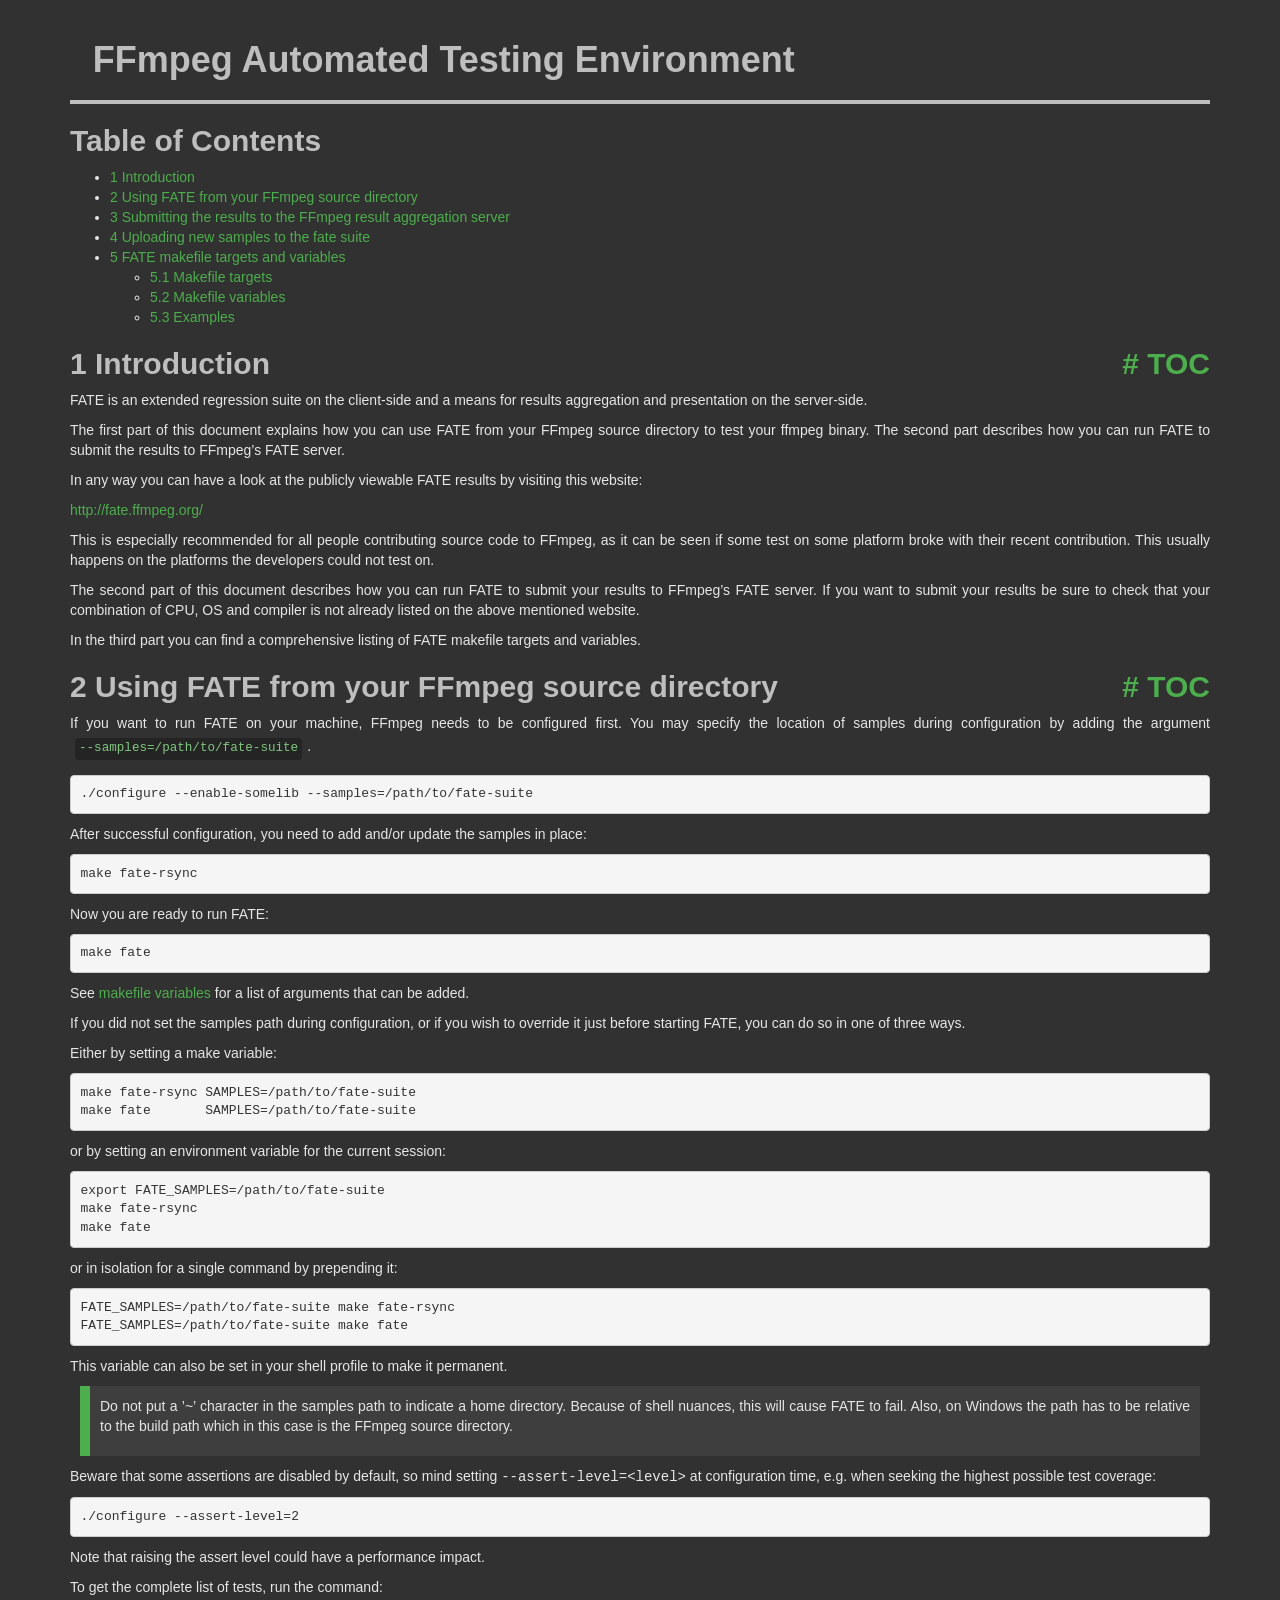
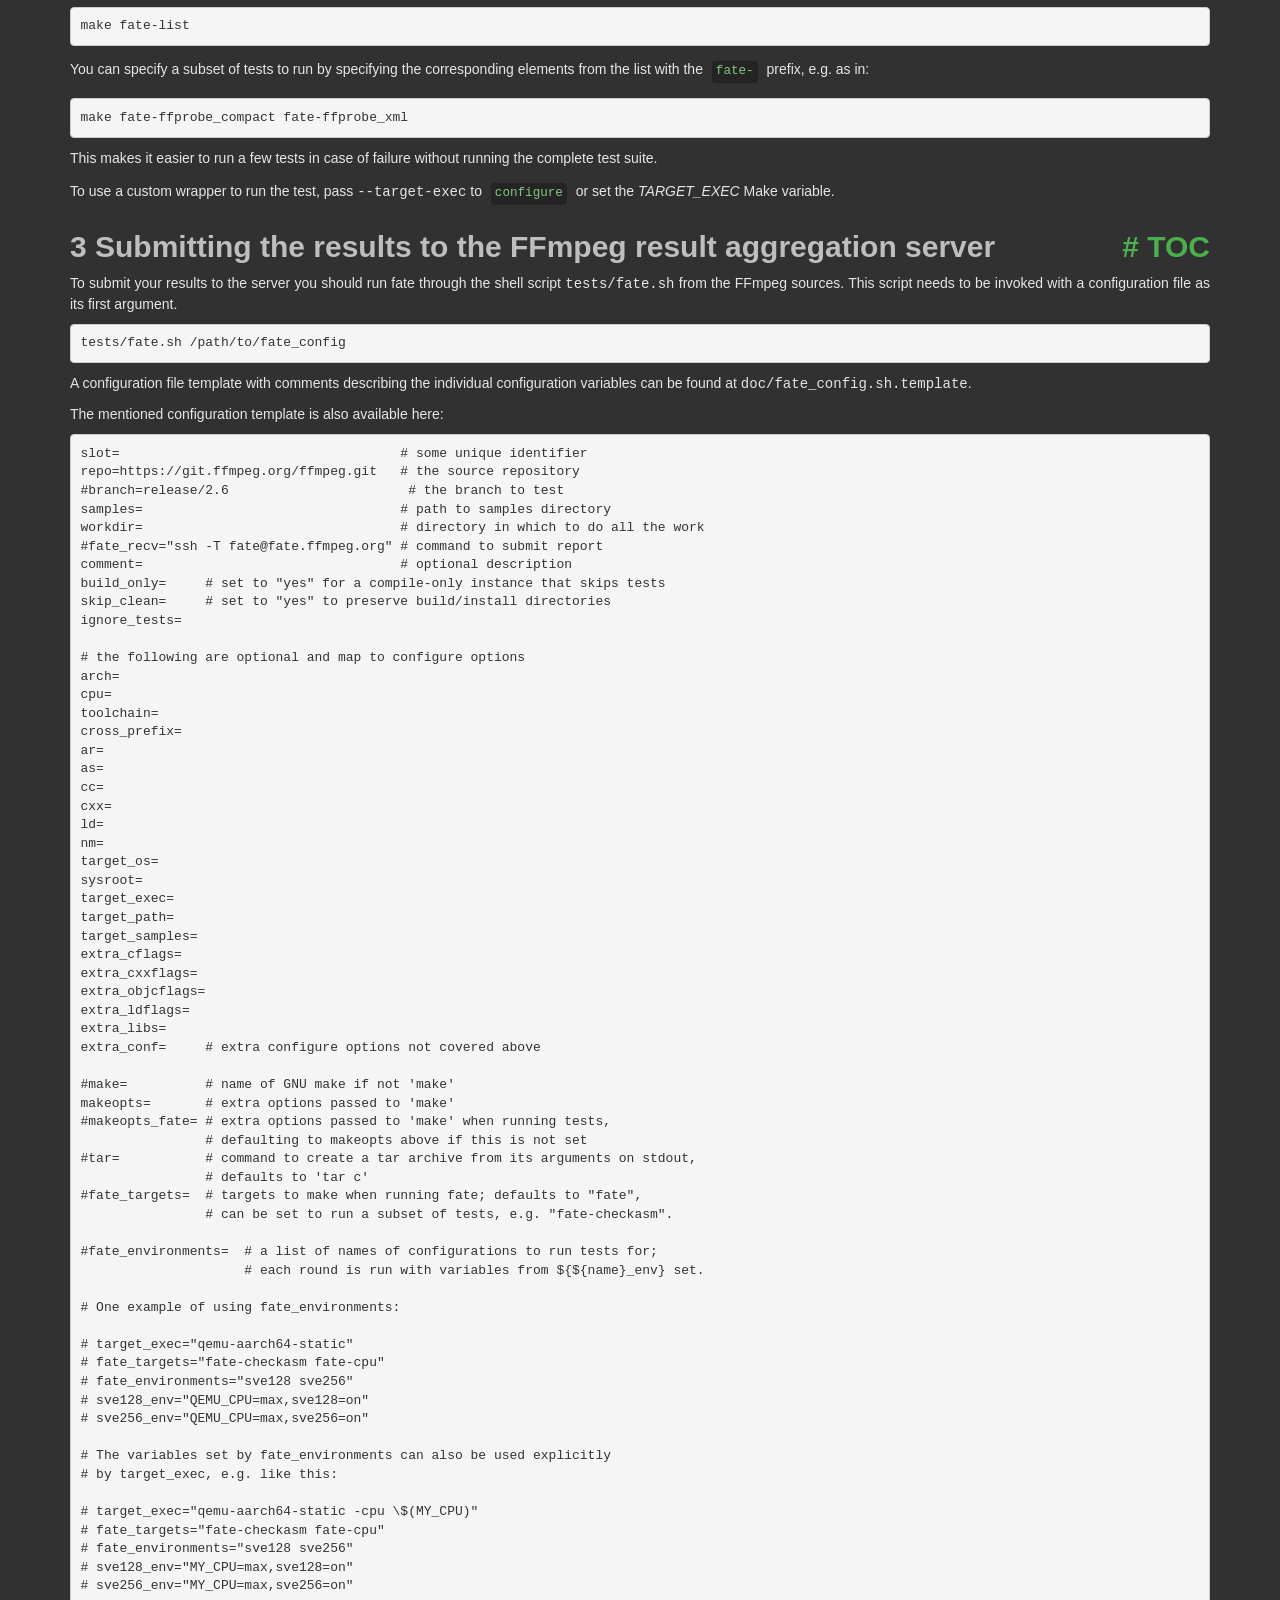
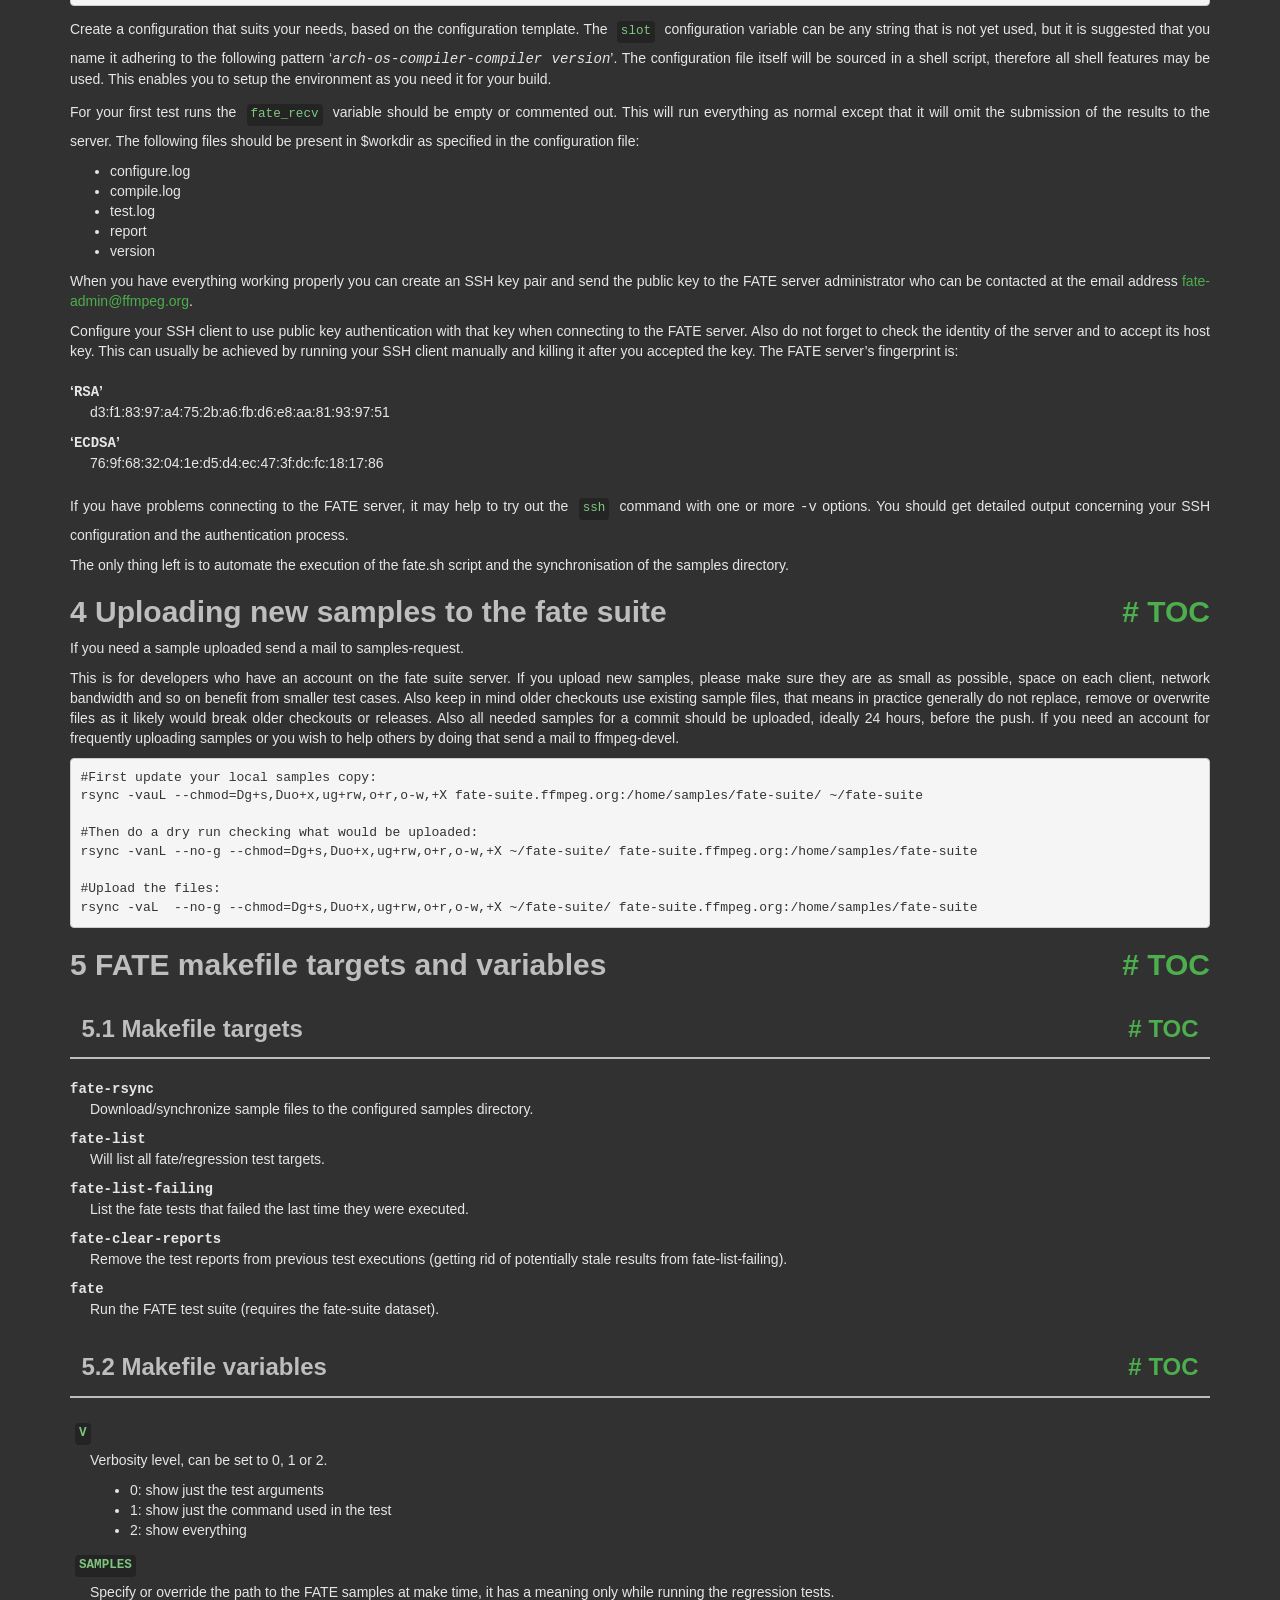
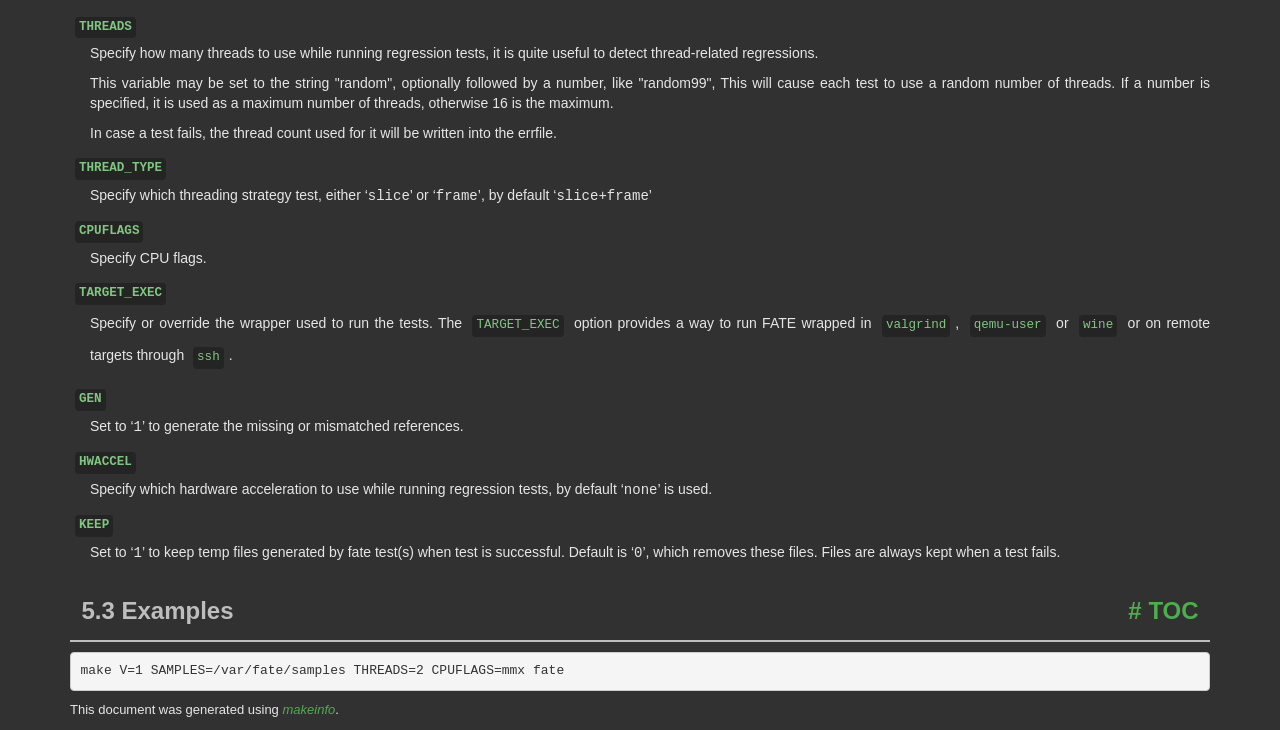
<file: intelligent_voice_assistant/ffmpeg-8.1.2-essentials_build/ffmpeg-8.1.2-essentials_build/doc/fate.html>
<!DOCTYPE html PUBLIC "-//W3C//DTD HTML 4.01 Transitional//EN" "http://www.w3.org/TR/html4/loose.dtd">
<html>
<!-- Created by GNU Texinfo 7.2, https://www.gnu.org/software/texinfo/ -->
  <head>
    <meta charset="utf-8">
    <title>
      FFmpeg Automated Testing Environment
    </title>
    <meta name="viewport" content="width=device-width,initial-scale=1.0">
    <link rel="stylesheet" type="text/css" href="bootstrap.min.css">
    <link rel="stylesheet" type="text/css" href="style.min.css">
  </head>
  <body>
    <div class="container">
      <h1>
      FFmpeg Automated Testing Environment
      </h1>


<a name="Top"></a>
<a name="SEC_Top"></a>

<div class="region-contents" id="SEC_Contents">
<h2 class="contents-heading">Table of Contents</h2>

<div class="contents">

<ul class="toc-numbered-mark">
  <li><a id="toc-Introduction" href="#Introduction">1 Introduction</a></li>
  <li><a id="toc-Using-FATE-from-your-FFmpeg-source-directory" href="#Using-FATE-from-your-FFmpeg-source-directory">2 Using FATE from your FFmpeg source directory</a></li>
  <li><a id="toc-Submitting-the-results-to-the-FFmpeg-result-aggregation-server" href="#Submitting-the-results-to-the-FFmpeg-result-aggregation-server">3 Submitting the results to the FFmpeg result aggregation server</a></li>
  <li><a id="toc-Uploading-new-samples-to-the-fate-suite" href="#Uploading-new-samples-to-the-fate-suite">4 Uploading new samples to the fate suite</a></li>
  <li><a id="toc-FATE-makefile-targets-and-variables" href="#FATE-makefile-targets-and-variables">5 FATE makefile targets and variables</a>
  <ul class="toc-numbered-mark">
    <li><a id="toc-Makefile-targets" href="#Makefile-targets">5.1 Makefile targets</a></li>
    <li><a id="toc-Makefile-variables" href="#Makefile-variables">5.2 Makefile variables</a></li>
    <li><a id="toc-Examples" href="#Examples">5.3 Examples</a></li>
  </ul></li>
</ul>
</div>
</div>

<a name="Introduction"></a>
<h2 class="chapter">1 Introduction<span class="pull-right"><a class="anchor hidden-xs" href="#Introduction" aria-hidden="true">#</a> <a class="anchor hidden-xs"href="#toc-Introduction" aria-hidden="true">TOC</a></span></h2>

<p>FATE is an extended regression suite on the client-side and a means
for results aggregation and presentation on the server-side.
</p>
<p>The first part of this document explains how you can use FATE from
your FFmpeg source directory to test your ffmpeg binary. The second
part describes how you can run FATE to submit the results to FFmpeg&rsquo;s
FATE server.
</p>
<p>In any way you can have a look at the publicly viewable FATE results
by visiting this website:
</p>
<p><a class="url" href="http://fate.ffmpeg.org/">http://fate.ffmpeg.org/</a>
</p>
<p>This is especially recommended for all people contributing source
code to FFmpeg, as it can be seen if some test on some platform broke
with their recent contribution. This usually happens on the platforms
the developers could not test on.
</p>
<p>The second part of this document describes how you can run FATE to
submit your results to FFmpeg&rsquo;s FATE server. If you want to submit your
results be sure to check that your combination of CPU, OS and compiler
is not already listed on the above mentioned website.
</p>
<p>In the third part you can find a comprehensive listing of FATE makefile
targets and variables.
</p>

<a name="Using-FATE-from-your-FFmpeg-source-directory"></a>
<h2 class="chapter">2 Using FATE from your FFmpeg source directory<span class="pull-right"><a class="anchor hidden-xs" href="#Using-FATE-from-your-FFmpeg-source-directory" aria-hidden="true">#</a> <a class="anchor hidden-xs"href="#toc-Using-FATE-from-your-FFmpeg-source-directory" aria-hidden="true">TOC</a></span></h2>

<p>If you want to run FATE on your machine, FFmpeg needs to be configured first.
You may specify the location of samples during configuration by adding the
argument <code class="code">--samples=/path/to/fate-suite</code>.
</p>
<div class="example">
<pre class="example-preformatted">./configure --enable-somelib --samples=/path/to/fate-suite
</pre></div>

<p>After successful configuration, you need to add and/or update the samples in place:
</p>
<div class="example">
<pre class="example-preformatted">make fate-rsync
</pre></div>

<p>Now you are ready to run FATE:
</p>
<div class="example">
<pre class="example-preformatted">make fate
</pre></div>

<p>See <a class="ref" href="#makefile-variables">makefile variables</a> for a list of arguments that can be added.
</p>
<p>If you did not set the samples path during configuration, or if you wish to
override it just before starting FATE, you can do so in one of three ways.
</p>
<p>Either by setting a make variable:
</p>
<div class="example">
<pre class="example-preformatted">make fate-rsync SAMPLES=/path/to/fate-suite
make fate       SAMPLES=/path/to/fate-suite
</pre></div>

<p>or by setting an environment variable for the current session:
</p>
<div class="example">
<pre class="example-preformatted">export FATE_SAMPLES=/path/to/fate-suite
make fate-rsync
make fate
</pre></div>

<p>or in isolation for a single command by prepending it:
</p>
<div class="example">
<pre class="example-preformatted">FATE_SAMPLES=/path/to/fate-suite make fate-rsync
FATE_SAMPLES=/path/to/fate-suite make fate
</pre></div>

<p>This variable can also be set in your shell profile to make it permanent.
</p>
<div class="info">
<p>Do not put a &rsquo;~&rsquo; character in the samples path to indicate a home
directory. Because of shell nuances, this will cause FATE to fail.
Also, on Windows the path has to be relative to the build path
which in this case is the FFmpeg source directory.
</p></div>
<p>Beware that some assertions are disabled by default, so mind setting
<samp class="option">--assert-level=&lt;level&gt;</samp> at configuration time, e.g. when seeking
the highest possible test coverage:
</p><div class="example">
<pre class="example-preformatted">./configure --assert-level=2
</pre></div>
<p>Note that raising the assert level could have a performance impact.
</p>
<p>To get the complete list of tests, run the command:
</p><div class="example">
<pre class="example-preformatted">make fate-list
</pre></div>

<p>You can specify a subset of tests to run by specifying the
corresponding elements from the list with the <code class="code">fate-</code> prefix,
e.g. as in:
</p><div class="example">
<pre class="example-preformatted">make fate-ffprobe_compact fate-ffprobe_xml
</pre></div>

<p>This makes it easier to run a few tests in case of failure without
running the complete test suite.
</p>
<p>To use a custom wrapper to run the test, pass <samp class="option">--target-exec</samp> to
<code class="command">configure</code> or set the <var class="var">TARGET_EXEC</var> Make variable.
</p>

<a name="Submitting-the-results-to-the-FFmpeg-result-aggregation-server"></a>
<h2 class="chapter">3 Submitting the results to the FFmpeg result aggregation server<span class="pull-right"><a class="anchor hidden-xs" href="#Submitting-the-results-to-the-FFmpeg-result-aggregation-server" aria-hidden="true">#</a> <a class="anchor hidden-xs"href="#toc-Submitting-the-results-to-the-FFmpeg-result-aggregation-server" aria-hidden="true">TOC</a></span></h2>

<p>To submit your results to the server you should run fate through the
shell script <samp class="file">tests/fate.sh</samp> from the FFmpeg sources. This script needs
to be invoked with a configuration file as its first argument.
</p>
<div class="example">
<pre class="example-preformatted">tests/fate.sh /path/to/fate_config
</pre></div>

<p>A configuration file template with comments describing the individual
configuration variables can be found at <samp class="file">doc/fate_config.sh.template</samp>.
</p>
<p>The mentioned configuration template is also available here:
</p><pre class="verbatim">slot=                                    # some unique identifier
repo=https://git.ffmpeg.org/ffmpeg.git   # the source repository
#branch=release/2.6                       # the branch to test
samples=                                 # path to samples directory
workdir=                                 # directory in which to do all the work
#fate_recv=&quot;ssh -T fate@fate.ffmpeg.org&quot; # command to submit report
comment=                                 # optional description
build_only=     # set to &quot;yes&quot; for a compile-only instance that skips tests
skip_clean=     # set to &quot;yes&quot; to preserve build/install directories
ignore_tests=

# the following are optional and map to configure options
arch=
cpu=
toolchain=
cross_prefix=
ar=
as=
cc=
cxx=
ld=
nm=
target_os=
sysroot=
target_exec=
target_path=
target_samples=
extra_cflags=
extra_cxxflags=
extra_objcflags=
extra_ldflags=
extra_libs=
extra_conf=     # extra configure options not covered above

#make=          # name of GNU make if not 'make'
makeopts=       # extra options passed to 'make'
#makeopts_fate= # extra options passed to 'make' when running tests,
                # defaulting to makeopts above if this is not set
#tar=           # command to create a tar archive from its arguments on stdout,
                # defaults to 'tar c'
#fate_targets=  # targets to make when running fate; defaults to &quot;fate&quot;,
                # can be set to run a subset of tests, e.g. &quot;fate-checkasm&quot;.

#fate_environments=  # a list of names of configurations to run tests for;
                     # each round is run with variables from ${${name}_env} set.

# One example of using fate_environments:

# target_exec=&quot;qemu-aarch64-static&quot;
# fate_targets=&quot;fate-checkasm fate-cpu&quot;
# fate_environments=&quot;sve128 sve256&quot;
# sve128_env=&quot;QEMU_CPU=max,sve128=on&quot;
# sve256_env=&quot;QEMU_CPU=max,sve256=on&quot;

# The variables set by fate_environments can also be used explicitly
# by target_exec, e.g. like this:

# target_exec=&quot;qemu-aarch64-static -cpu \$(MY_CPU)&quot;
# fate_targets=&quot;fate-checkasm fate-cpu&quot;
# fate_environments=&quot;sve128 sve256&quot;
# sve128_env=&quot;MY_CPU=max,sve128=on&quot;
# sve256_env=&quot;MY_CPU=max,sve256=on&quot;
</pre>
<p>Create a configuration that suits your needs, based on the configuration
template. The <code class="env">slot</code> configuration variable can be any string that is not
yet used, but it is suggested that you name it adhering to the following
pattern &lsquo;<samp class="samp"><var class="var">arch</var>-<var class="var">os</var>-<var class="var">compiler</var>-<var class="var">compiler version</var></samp>&rsquo;. The
configuration file itself will be sourced in a shell script, therefore all
shell features may be used. This enables you to setup the environment as you
need it for your build.
</p>
<p>For your first test runs the <code class="env">fate_recv</code> variable should be empty or
commented out. This will run everything as normal except that it will omit
the submission of the results to the server. The following files should be
present in $workdir as specified in the configuration file:
</p>
<ul class="itemize mark-bullet">
<li>configure.log
    </li><li>compile.log
    </li><li>test.log
    </li><li>report
    </li><li>version
</li></ul>

<p>When you have everything working properly you can create an SSH key pair
and send the public key to the FATE server administrator who can be contacted
at the email address <a class="email" href="mailto:fate-admin@ffmpeg.org">fate-admin@ffmpeg.org</a>.
</p>
<p>Configure your SSH client to use public key authentication with that key
when connecting to the FATE server. Also do not forget to check the identity
of the server and to accept its host key. This can usually be achieved by
running your SSH client manually and killing it after you accepted the key.
The FATE server&rsquo;s fingerprint is:
</p>
<dl class="table">
<dt>&lsquo;<samp class="samp">RSA</samp>&rsquo;</dt>
<dd><p>d3:f1:83:97:a4:75:2b:a6:fb:d6:e8:aa:81:93:97:51
</p></dd>
<dt>&lsquo;<samp class="samp">ECDSA</samp>&rsquo;</dt>
<dd><p>76:9f:68:32:04:1e:d5:d4:ec:47:3f:dc:fc:18:17:86
</p></dd>
</dl>

<p>If you have problems connecting to the FATE server, it may help to try out
the <code class="command">ssh</code> command with one or more <samp class="option">-v</samp> options. You should
get detailed output concerning your SSH configuration and the authentication
process.
</p>
<p>The only thing left is to automate the execution of the fate.sh script and
the synchronisation of the samples directory.
</p>
<a name="Uploading-new-samples-to-the-fate-suite"></a>
<h2 class="chapter">4 Uploading new samples to the fate suite<span class="pull-right"><a class="anchor hidden-xs" href="#Uploading-new-samples-to-the-fate-suite" aria-hidden="true">#</a> <a class="anchor hidden-xs"href="#toc-Uploading-new-samples-to-the-fate-suite" aria-hidden="true">TOC</a></span></h2>

<p>If you need a sample uploaded send a mail to samples-request.
</p>
<p>This is for developers who have an account on the fate suite server.
If you upload new samples, please make sure they are as small as possible,
space on each client, network bandwidth and so on benefit from smaller test cases.
Also keep in mind older checkouts use existing sample files, that means in
practice generally do not replace, remove or overwrite files as it likely would
break older checkouts or releases.
Also all needed samples for a commit should be uploaded, ideally 24
hours, before the push.
If you need an account for frequently uploading samples or you wish to help
others by doing that send a mail to ffmpeg-devel.
</p>
<div class="example">
<pre class="example-preformatted">#First update your local samples copy:
rsync -vauL --chmod=Dg+s,Duo+x,ug+rw,o+r,o-w,+X fate-suite.ffmpeg.org:/home/samples/fate-suite/ ~/fate-suite

#Then do a dry run checking what would be uploaded:
rsync -vanL --no-g --chmod=Dg+s,Duo+x,ug+rw,o+r,o-w,+X ~/fate-suite/ fate-suite.ffmpeg.org:/home/samples/fate-suite

#Upload the files:
rsync -vaL  --no-g --chmod=Dg+s,Duo+x,ug+rw,o+r,o-w,+X ~/fate-suite/ fate-suite.ffmpeg.org:/home/samples/fate-suite
</pre></div>


<a name="FATE-makefile-targets-and-variables"></a>
<h2 class="chapter">5 FATE makefile targets and variables<span class="pull-right"><a class="anchor hidden-xs" href="#FATE-makefile-targets-and-variables" aria-hidden="true">#</a> <a class="anchor hidden-xs"href="#toc-FATE-makefile-targets-and-variables" aria-hidden="true">TOC</a></span></h2>

<a name="Makefile-targets"></a>
<h3 class="section">5.1 Makefile targets<span class="pull-right"><a class="anchor hidden-xs" href="#Makefile-targets" aria-hidden="true">#</a> <a class="anchor hidden-xs"href="#toc-Makefile-targets" aria-hidden="true">TOC</a></span></h3>

<dl class="table">
<dt><samp class="option">fate-rsync</samp></dt>
<dd><p>Download/synchronize sample files to the configured samples directory.
</p>
</dd>
<dt><samp class="option">fate-list</samp></dt>
<dd><p>Will list all fate/regression test targets.
</p>
</dd>
<dt><samp class="option">fate-list-failing</samp></dt>
<dd><p>List the fate tests that failed the last time they were executed.
</p>
</dd>
<dt><samp class="option">fate-clear-reports</samp></dt>
<dd><p>Remove the test reports from previous test executions (getting rid of
potentially stale results from fate-list-failing).
</p>
</dd>
<dt><samp class="option">fate</samp></dt>
<dd><p>Run the FATE test suite (requires the fate-suite dataset).
</p></dd>
</dl>

<a name="Makefile-variables"></a>
<h3 class="section">5.2 Makefile variables<span class="pull-right"><a class="anchor hidden-xs" href="#Makefile-variables" aria-hidden="true">#</a> <a class="anchor hidden-xs"href="#toc-Makefile-variables" aria-hidden="true">TOC</a></span></h3>
<a class="anchor" id="makefile-variables"></a>
<dl class="table">
<dt><code class="env">V</code></dt>
<dd><p>Verbosity level, can be set to 0, 1 or 2.
    </p><ul class="itemize mark-bullet">
<li>0: show just the test arguments
        </li><li>1: show just the command used in the test
        </li><li>2: show everything
    </li></ul>

</dd>
<dt><code class="env">SAMPLES</code></dt>
<dd><p>Specify or override the path to the FATE samples at make time, it has a
meaning only while running the regression tests.
</p>
</dd>
<dt><code class="env">THREADS</code></dt>
<dd><p>Specify how many threads to use while running regression tests, it is
quite useful to detect thread-related regressions.
</p>
<p>This variable may be set to the string &quot;random&quot;, optionally followed by a
number, like &quot;random99&quot;, This will cause each test to use a random number of
threads. If a number is specified, it is used as a maximum number of threads,
otherwise 16 is the maximum.
</p>
<p>In case a test fails, the thread count used for it will be written into the
errfile.
</p>
</dd>
<dt><code class="env">THREAD_TYPE</code></dt>
<dd><p>Specify which threading strategy test, either &lsquo;<samp class="samp">slice</samp>&rsquo; or &lsquo;<samp class="samp">frame</samp>&rsquo;,
by default &lsquo;<samp class="samp">slice+frame</samp>&rsquo;
</p>
</dd>
<dt><code class="env">CPUFLAGS</code></dt>
<dd><p>Specify CPU flags.
</p>
</dd>
<dt><code class="env">TARGET_EXEC</code></dt>
<dd><p>Specify or override the wrapper used to run the tests.
The <code class="env">TARGET_EXEC</code> option provides a way to run FATE wrapped in
<code class="command">valgrind</code>, <code class="command">qemu-user</code> or <code class="command">wine</code> or on remote targets
through <code class="command">ssh</code>.
</p>
</dd>
<dt><code class="env">GEN</code></dt>
<dd><p>Set to &lsquo;<samp class="samp">1</samp>&rsquo; to generate the missing or mismatched references.
</p>
</dd>
<dt><code class="env">HWACCEL</code></dt>
<dd><p>Specify which hardware acceleration to use while running regression tests,
by default &lsquo;<samp class="samp">none</samp>&rsquo; is used.
</p>
</dd>
<dt><code class="env">KEEP</code></dt>
<dd><p>Set to &lsquo;<samp class="samp">1</samp>&rsquo; to keep temp files generated by fate test(s) when test is successful.
Default is &lsquo;<samp class="samp">0</samp>&rsquo;, which removes these files. Files are always kept when a test
fails.
</p>
</dd>
</dl>

<a name="Examples"></a>
<h3 class="section">5.3 Examples<span class="pull-right"><a class="anchor hidden-xs" href="#Examples" aria-hidden="true">#</a> <a class="anchor hidden-xs"href="#toc-Examples" aria-hidden="true">TOC</a></span></h3>

<div class="example">
<pre class="example-preformatted">make V=1 SAMPLES=/var/fate/samples THREADS=2 CPUFLAGS=mmx fate
</pre></div>
      <p style="font-size: small;">
        This document was generated using <a class="uref" href="https://www.gnu.org/software/texinfo/"><em class="emph">makeinfo</em></a>.
      </p>
    </div>
  </body>
</html>
</file>
<file: intelligent_voice_assistant/frontend/style.css>
/* =========================================================
   INTELLIGENT VOICE ASSISTANT
   Dashboard Design — Deep Navy Sidebar + Blue Accent Theme
========================================================= */

/* =========================================================
   DESIGN TOKENS
========================================================= */

:root {
    --primary: #2563eb;
    --primary-dark: #1d4ed8;
    --primary-light: #eff6ff;

    --sidebar: #111c33;
    --sidebar-dark: #0b1220;
    --sidebar-hover: #17213c;

    --background: #f5f7fb;
    --card: #ffffff;
    --border: #e5eaf2;

    --text: #0f172a;
    --text-muted: #64748b;
    --text-light: #94a8c2;

    --success: #16803d;
    --success-bg: #e9f9ef;
    --success-btn: #1a9850;
    --success-btn-dark: #147a40;

    --warning: #b45309;
    --warning-bg: #fff7e6;

    --danger: #dc2626;
    --danger-bg: #fef2f2;

    --radius-sm: 8px;
    --radius-md: 12px;
    --radius-lg: 16px;
    --radius-pill: 999px;

    --shadow-card:
        0 2px 8px rgba(15, 23, 42, 0.04),
        0 12px 30px rgba(15, 23, 42, 0.05);

    --shadow-hover:
        0 10px 26px rgba(15, 23, 42, 0.09);

    --font-display: "Manrope", -apple-system, BlinkMacSystemFont, sans-serif;
    --font-body: "IBM Plex Sans", -apple-system, BlinkMacSystemFont, sans-serif;
}


/* =========================================================
   RESET
========================================================= */

* {
    margin: 0;
    padding: 0;
    box-sizing: border-box;
    font-family: var(--font-body);
}

html {
    scroll-behavior: smooth;
}

body {
    min-height: 100vh;
    background:
        radial-gradient(circle at 80% -10%, rgba(37, 99, 235, 0.06), transparent 30%),
        var(--background);
    color: var(--text);
    font-size: 15px;
}

button,
input,
select,
textarea {
    font-family: inherit;
}

button {
    cursor: pointer;
}

h1,
h2,
h3,
h4 {
    font-family: var(--font-display);
    color: var(--text);
}

a {
    color: inherit;
}


/* =========================================================
   SIDEBAR
========================================================= */

.sidebar {
    position: fixed;
    top: 0;
    left: 0;
    bottom: 0;
    z-index: 10000;

    width: 224px;

    display: flex;
    flex-direction: column;
    justify-content: space-between;

    padding: 20px 14px 18px;

    background: linear-gradient(
        180deg,
        var(--sidebar) 0%,
        var(--sidebar-dark) 100%
    );

    color: #ffffff;

    border-right: 1px solid rgba(255, 255, 255, 0.06);

    transition: transform 0.3s ease;
}


/* Logo */

.logo {
    display: flex;
    align-items: center;
    gap: 12px;

    margin-bottom: 8px;
    padding: 12px 10px;

    background: rgba(255, 255, 255, 0.045);
    border: 1px solid rgba(255, 255, 255, 0.06);
    border-radius: 14px;
}

.logo-icon {
    width: 38px;
    height: 38px;

    display: flex;
    align-items: center;
    justify-content: center;

    background: linear-gradient(135deg, #3b82f6, #2563eb);
    color: #ffffff;

    border-radius: 10px;

    font-size: 15px;

    box-shadow: 0 6px 16px rgba(37, 99, 235, 0.35);
    flex-shrink: 0;
}

.logo h2 {
    color: #ffffff;
    font-size: 11.5px;
    font-weight: 700;
    letter-spacing: 0.03em;
    line-height: 1.35;
}

.logo span {
    display: block;
    margin-top: 3px;

    color: #8fa3c1;
    font-size: 10px;
}


/* Navigation */

.menu {
    list-style: none;
    margin-top: 20px;
}

.menu li {
    margin: 3px 0;
}

.menu a {
    display: flex;
    align-items: center;
    gap: 11px;

    padding: 11px 12px;

    color: #a9bdd7;
    text-decoration: none;

    border-radius: 10px;

    font-size: 13.5px;
    font-weight: 500;

    transition: all 0.2s ease;
}

.menu a i {
    width: 17px;
    text-align: center;
    font-size: 14px;
}

.menu a:hover {
    background: rgba(255, 255, 255, 0.08);
    color: #ffffff;
}

.menu a.active {
    background: linear-gradient(135deg, #2563eb, #1d4ed8);
    color: #ffffff;

    box-shadow: 0 7px 18px rgba(37, 99, 235, 0.24);

    font-weight: 600;
}


/* System Status */

.system-box {
    padding: 14px;

    background: rgba(255, 255, 255, 0.06);
    border: 1px solid rgba(255, 255, 255, 0.10);

    border-radius: 12px;
}

.system-box h4 {
    display: flex;
    align-items: center;
    gap: 8px;

    margin-bottom: 9px;

    color: #d9e8fa;
    font-size: 12px;
    font-weight: 600;
}

.system-box h4 i {
    color: #4ade80;
}

.system-box p {
    display: flex;
    align-items: center;
    gap: 7px;

    color: #4ade80;
    font-size: 12.5px;
    font-weight: 600;
}


/* =========================================================
   MAIN AREA
========================================================= */

.main {
    width: calc(100% - 224px);
    min-height: 100vh;

    margin-left: 224px;
    padding: 24px 30px 42px;
}


/* =========================================================
   PAGE HEADER META  (Teacher / Mic / Warnings / Logout)
========================================================= */

.sr-only {
    position: absolute;
    width: 1px;
    height: 1px;
    overflow: hidden;
    clip: rect(0 0 0 0);
    white-space: nowrap;
}

.header-meta {
    display: flex;
    align-items: center;
    justify-content: flex-end;
    gap: 8px;
    flex-wrap: wrap;
}

.meta-chip {
    display: flex;
    align-items: center;
    gap: 10px;

    min-width: 0;
    padding: 6px 12px 6px 6px;

    background: #f8fafc;
    border: 1px solid #e6ebf2;
    border-radius: var(--radius-pill);
}

.meta-icon {
    width: 29px;
    height: 29px;
    min-width: 29px;

    display: flex;
    align-items: center;
    justify-content: center;

    border-radius: 50%;
    background: var(--primary-light);
    color: var(--primary);

    font-size: 12px;
}

.meta-text {
    min-width: 0;
}

.meta-text span {
    display: block;

    color: var(--text-muted);
    font-size: 9.5px;
    font-weight: 700;

    text-transform: uppercase;
    letter-spacing: 0.05em;
}

.meta-text strong {
    display: block;
    margin-top: 1px;

    max-width: 170px;
    overflow: hidden;
    text-overflow: ellipsis;
    white-space: nowrap;

    color: var(--text);
    font-size: 12.5px;
    font-weight: 700;
}

.meta-chip-warning .meta-icon {
    background: var(--warning-bg);
    color: var(--warning);
}

.meta-chip-warning .meta-text strong {
    color: var(--warning);
}

.meta-chip-user {
    background: var(--primary-light);
    border-color: #d5e4ff;
}

.meta-chip-user .meta-icon {
    background: #ffffff;
}

.meta-divider {
    width: 1px;
    height: 30px;
    background: var(--border);
}

.logout-btn {
    display: inline-flex;
    align-items: center;
    justify-content: center;

    width: 38px;
    height: 38px;
    min-width: 38px;

    border: none;
    border-radius: 50%;

    background: var(--primary);
    color: #ffffff;

    font-size: 15px;

    box-shadow: 0 5px 14px rgba(37, 99, 235, 0.22);

    transition: all 0.2s ease;
}

.logout-btn:hover {
    background: var(--primary-dark);
    transform: translateY(-1px);
}


/* =========================================================
   MOBILE MENU
========================================================= */

.menu-toggle {
    display: none;

    flex-shrink: 0;
    width: 40px;
    height: 40px;
    min-width: 40px;

    align-items: center;
    justify-content: center;

    border: none;
    border-radius: 9px;

    background: var(--primary-light);
    color: var(--primary);

    font-size: 16px;
}

.sidebar-overlay {
    display: none;

    position: fixed;
    inset: 0;

    background: rgba(10, 21, 43, 0.55);

    z-index: 9998;
}

.sidebar-overlay.active {
    display: block;
}


/* =========================================================
   DASHBOARD CONTENT LAYOUT
========================================================= */

.content {
    display: flex;
    flex-direction: column;
    gap: 16px;

    max-width: 1400px;
}

.left-section {
    display: contents;
}


/* =========================================================
   CARDS
========================================================= */

.card {
    background: var(--card);

    border: 1px solid #e4e9f1;
    border-radius: var(--radius-lg);

    padding: 21px;

    box-shadow: var(--shadow-card);

    transition:
        box-shadow 0.2s ease,
        border-color 0.2s ease;
}

.card-header {
    display: flex;
    align-items: center;
    justify-content: space-between;
    gap: 15px;

    margin-bottom: 18px;
}

.card-header h2 {
    display: flex;
    align-items: center;
    gap: 10px;

    color: var(--text);
    font-size: 15px;
    font-weight: 700;
    letter-spacing: -0.01em;
}

.card-header h2 i {
    color: var(--primary);
    font-size: 14px;
}

.card-header p {
    margin-top: 3px;
    margin-left: 0;
    color: var(--text-muted);
    font-size: 12px;
}


/* =========================================================
   SUBJECT STRIP
========================================================= */

.subject-info-card {
    display: flex;
    align-items: center;
    justify-content: space-between;
    gap: 18px;

    padding: 13px 17px;

    position: relative;
    overflow: hidden;
}

.subject-info-card::before {
    content: "";
    position: absolute;
    inset: 0 auto 0 0;
    width: 4px;
    background: linear-gradient(180deg, #3b82f6, #1d4ed8);
}

.subject-info-left {
    display: flex;
    align-items: center;
    gap: 14px;
    min-width: 0;
}

.subject-heading {
    min-width: 0;
}

.subject-large-icon {
    width: 42px;
    height: 42px;
    min-width: 42px;

    display: flex;
    align-items: center;
    justify-content: center;

    background: var(--primary-light);
    color: var(--primary);

    border-radius: 11px;

    font-size: 16px;
}

.small-label {
    display: block;

    color: var(--text-light);
    font-size: 10px;
    font-weight: 700;

    text-transform: uppercase;
    letter-spacing: 0.05em;
}

.subject-info-card h2 {
    margin-top: 2px;

    overflow: hidden;
    text-overflow: ellipsis;
    white-space: nowrap;

    font-size: 16px;
    font-weight: 800;
    letter-spacing: -0.01em;
}

.subject-info-card p {
    margin-top: 1px;
    color: var(--text-muted);
    font-size: 12px;
}


/* =========================================================
   LIVE SPEECH / VOICE ASSISTANT
========================================================= */

#voiceAssistant {
    padding-top: 18px;
    padding-bottom: 18px;
}

#voiceAssistant .card-header {
    margin-bottom: 12px;
}

.voice-area {
    display: flex;
    align-items: center;
    gap: 20px;
}

.mic-column {
    display: flex;
    flex-direction: column;
    align-items: center;
    justify-content: center;
    gap: 8px;

    min-width: 104px;
}

.mic-caption {
    color: var(--text-muted);
    font-size: 11.5px;
    font-weight: 600;
}

.mic-button {
    width: 64px;
    height: 64px;
    min-width: 64px;

    display: flex;
    align-items: center;
    justify-content: center;

    border: none;
    border-radius: 50%;

    background: linear-gradient(135deg, #3b82f6, #2563eb);
    color: #ffffff;

    font-size: 21px;

    box-shadow: 0 8px 18px rgba(37, 99, 235, 0.25);

    transition: all 0.25s ease;
}

.mic-button:hover {
    transform: translateY(-2px) scale(1.03);
    box-shadow: 0 14px 30px rgba(37, 99, 235, 0.32);
}

.mic-button:disabled {
    cursor: not-allowed;
    opacity: 0.55;
    transform: none;
    background: #94a3b8;
    box-shadow: none;
}

.mic-button:active {
    transform: scale(0.97);
}

.voice-copy {
    flex: 1;
    display: flex;
    flex-direction: column;
    justify-content: center;
    gap: 12px;
    min-width: 0;
}

.voice-hint {
    display: flex;
    align-items: center;
    gap: 8px;

    color: var(--text-muted);
    font-size: 12px;
    line-height: 1.6;
}

.voice-hint i {
    color: var(--primary);
    flex-shrink: 0;
}

.voice-hint strong {
    color: var(--text);
}


/* Live text box */

.live-text-box {
    padding: 13px 15px;
    min-height: 54px;

    display: flex;
    align-items: center;

    background: #f8fafc;
    border: 1px solid #e6ebf2;

    border-radius: 12px;
}

.live-text-box p {
    color: var(--text-light);
    font-size: 13px;
    line-height: 1.5;
}


/* =========================================================
   BUTTONS
========================================================= */

.table-actions {
    display: flex;
    align-items: center;
    gap: 10px;
}

.refresh-btn {
    display: inline-flex;
    align-items: center;
    justify-content: center;
    gap: 8px;

    padding: 9px 16px;

    border: none;
    border-radius: 9px;

    background: var(--primary);
    color: #ffffff;

    font-size: 12.5px;
    font-weight: 600;

    transition: all 0.2s ease;
}

.refresh-btn:hover {
    background: var(--primary-dark);
    transform: translateY(-1px);
}

.refresh-btn:active {
    transform: translateY(0);
}

.refresh-btn.btn-outline {
    background: #ffffff;
    color: var(--primary);
    border: 1px solid #bcd4f9;
}

.refresh-btn.btn-outline:hover {
    background: var(--primary-light);
    color: var(--primary-dark);
}

.refresh-btn.btn-success {
    background: var(--success-btn);
    box-shadow: 0 6px 16px rgba(26, 152, 80, 0.25);
}

.refresh-btn.btn-success:hover {
    background: var(--success-btn-dark);
}


/* =========================================================
   STUDENT RECORDS TABLE
========================================================= */

#students {
    padding: 21px 23px;
}

/* Column lock instruction banner */

.column-lock-hint {
    display: flex;
    align-items: center;
    gap: 9px;

    margin: 0 0 14px;
    padding: 10px 13px;

    border: 1px solid #dbe5f2;
    border-radius: 10px;

    background: #f8fbff;
    color: #475569;

    font-size: 12px;
    line-height: 1.45;
}

.column-lock-hint strong {
    color: #1e3a8a;
    font-weight: 700;
}

.lock-hint-icon {
    display: flex;
    align-items: center;
    justify-content: center;
    flex-shrink: 0;

    width: 26px;
    height: 26px;
    min-width: 26px;

    border-radius: 50%;

    background: var(--primary-light);
    color: var(--primary);

    font-size: 11px;
}

/* Column selection buttons */

.column-selection-panel {
    display: flex;
    flex-wrap: wrap;
    gap: 8px;

    margin: 0 0 16px;
    padding: 0;
}

.column-select-btn {
    display: inline-flex;
    align-items: center;
    justify-content: center;
    gap: 4px;

    padding: 9px 14px;

    border: 1px solid #d9e2ef;
    border-radius: 9px;

    background: #ffffff;
    color: #334155;

    font-family: var(--font-display);
    font-size: 12px;
    font-weight: 600;
    line-height: 1.2;

    cursor: pointer;
    user-select: none;
    position: relative;
    min-height: 38px;

    box-shadow: 0 1px 3px rgba(15, 23, 42, 0.04);

    transition: all 0.18s ease;
}

.column-select-btn::after {
    content: "\f3c1";
    font-family: "Font Awesome 6 Free";
    font-weight: 900;

    display: inline-flex;
    align-items: center;
    justify-content: center;

    width: 16px;
    height: 16px;

    margin-left: 2px;

    font-size: 10px;
    color: var(--text-light);

    transition: color 0.18s ease, transform 0.18s ease;
}

.column-select-btn:hover {
    background: #eff6ff;
    border-color: #bfdbfe;
    color: #1d4ed8;

    transform: translateY(-2px) scale(1.03);
    box-shadow: 0 10px 22px rgba(37, 99, 235, 0.18);
}

.column-select-btn:hover::after {
    color: var(--primary);
}

.column-select-btn:active {
    transform: translateY(0) scale(0.98);
}

.column-select-btn.is-locked {
    background: var(--primary);
    border-color: var(--primary-dark);
    color: #ffffff;

    box-shadow: 0 8px 18px rgba(37, 99, 235, 0.26);
}

.column-select-btn.is-locked:hover {
    background: var(--primary-dark);
    transform: translateY(-2px) scale(1.03);
    box-shadow: 0 14px 28px rgba(37, 99, 235, 0.32);
}

.column-select-btn.is-locked::after {
    content: "\f023";
    color: #ffffff;
    transform: scale(1.05);
}

/* Locked Excel/Assessment Column highlight */

.locked-column {
    background: rgba(37, 99, 235, 0.06);
    box-shadow: inset 0 0 0 1px rgba(37, 99, 235, 0.18);
}


/* Table Wrapper */

.table-wrapper {
    width: 100%;
    max-height: 560px;
    overflow: auto;
    border: 1px solid #e4e9f1;
    border-radius: 12px;
}


/* Table */

table {
    width: 100%;
    min-width: 650px;

    border-collapse: collapse;

    background: #ffffff;
}

thead {
    background: #f8fafc;
    position: sticky;
    top: 0;
    z-index: 1;
}

thead th {
    padding: 12px 14px;

    text-align: left;
    white-space: nowrap;

    color: #475569;

    border-bottom: 1px solid var(--border);

    font-size: 11px;
    font-weight: 700;

    text-transform: none;
    letter-spacing: 0.01em;
}

thead th::after {
    content: "\f0dc";
    font-family: "Font Awesome 6 Free";
    font-weight: 900;
    margin-left: 6px;
    font-size: 9px;
    color: var(--text-light);
}

thead th.locked-column::before {
    content: "\f023";
    font-family: "Font Awesome 6 Free";
    font-weight: 900;
    margin-right: 6px;
    color: var(--primary);
    font-size: 10px;
}

tbody td {
    padding: 11px 14px;

    color: var(--text);

    border-bottom: 1px solid #eef2f8;

    font-size: 13px;
}

tbody tr:nth-child(even) td {
    background: #fbfcfe;
}

tbody tr {
    transition: background 0.18s ease;
}

tbody tr:hover td {
    background: #f4f8ff;
}

tbody tr:last-child td {
    border-bottom: none;
}


/* Student Name */

tbody td:first-child {
    font-weight: 600;
}


/* Marks Inputs */

table input {
    width: 72px;

    padding: 7px 8px;

    border: 1px solid #dce4ef;
    border-radius: 7px;

    background: #ffffff;
    color: var(--text);

    font-size: 13px;

    outline: none;
    transition: border-color 0.2s ease;
}

table input:focus {
    border-color: var(--primary);
    box-shadow: 0 0 0 3px rgba(37, 99, 235, 0.1);
}

[contenteditable="true"] {
    cursor: text;
    background: #fffdf2;
}


/* Table Footer */

.table-footer {
    display: flex;
    align-items: center;
    justify-content: space-between;
    gap: 15px;

    margin-top: 14px;
    padding-top: 14px;

    border-top: 1px solid var(--border);

    color: var(--text-muted);
    font-size: 12.5px;
    font-weight: 600;
}

.table-footer > div {
    display: flex;
    align-items: center;
    gap: 8px;
}

.table-footer i {
    color: var(--success);
}

.table-footer strong {
    color: var(--primary);
    font-size: 14px;
}


/* =========================================================
   MY SHEETS  (bottom section)
========================================================= */

.sheet-manager-card .card-header {
    align-items: flex-start;
    margin-bottom: 0;
    padding-bottom: 18px;
    border-bottom: 1px solid var(--border);
}

.sheet-manager-card .small-label {
    display: block;
    margin-bottom: 4px;
    color: var(--primary);
    font-size: 10px;
    font-weight: 800;
    letter-spacing: 0.12em;
}

.sheet-tabs {
    display: flex;
    gap: 6px;
    margin: 16px 0 0;
    padding: 5px;

    background: #f8fafc;
    border: 1px solid #e5eaf2;
    border-radius: var(--radius-md);
}

.sheet-tab {
    position: relative;
    display: inline-flex;
    align-items: center;
    justify-content: center;
    gap: 8px;

    flex: 1;
    padding: 9px 13px;

    border: 1px solid transparent;
    border-radius: 9px;

    background: transparent;
    color: var(--text-muted);

    font-size: 13px;
    font-weight: 700;

    transition: all 0.18s ease;
}

.sheet-tab:hover {
    color: var(--primary);
}

.sheet-tab.active {
    background: #ffffff;
    border-color: var(--border);
    color: var(--primary);
    box-shadow: 0 2px 6px rgba(16, 35, 63, 0.06);
}

.sheet-tab i {
    font-size: 12px;
}

.sheet-tab span {
    min-width: 22px;
    padding: 2px 7px;
    border-radius: var(--radius-pill);
    background: var(--primary-light);
    color: var(--primary);
    font-size: 11px;
    font-weight: 700;
    text-align: center;
}

.sheet-tab.active span {
    background: var(--primary);
    color: #ffffff;
}

.sheet-view {
    display: none;
    padding-top: 18px;
}

.sheet-view.active {
    display: block;
}

.sheet-list-heading {
    display: flex;
    align-items: baseline;
    justify-content: space-between;
    gap: 12px;

    margin-bottom: 14px;

    color: var(--text-muted);
    font-size: 12px;
}

.sheet-list-heading strong {
    color: var(--text);
    font-family: var(--font-display);
    font-size: 13.5px;
    font-weight: 700;
}

.sheet-list {
    display: grid;
    grid-template-columns: repeat(auto-fill, minmax(280px, 1fr));
    gap: 10px;
}

.sheet-item {
    display: flex;
    align-items: center;
    gap: 6px;

    min-height: 64px;
    padding: 8px 10px 8px 14px;

    border: 1px solid #e4e9f1;
    border-left: 3px solid var(--primary);
    border-radius: var(--radius-md);

    background: #fbfdff;

    transition:
        border-color 0.2s ease,
        box-shadow 0.2s ease,
        transform 0.2s ease;
}

.sheet-item:hover {
    border-color: #b9d0f4;
    border-left-color: var(--primary-dark);
    box-shadow: var(--shadow-hover);
    transform: translateY(-2px);
}

.sheet-open-btn {
    flex: 1;
    min-width: 0;
    padding: 6px 4px;
    border: 0;
    background: transparent;
    color: var(--text);
    text-align: left;
}

.sheet-open-btn strong,
.sheet-open-btn small {
    display: block;
    overflow: hidden;
    text-overflow: ellipsis;
    white-space: nowrap;
}

.sheet-open-btn strong {
    font-family: var(--font-display);
    font-size: 13.5px;
    font-weight: 700;
}

.sheet-open-btn small {
    color: var(--text-muted);
    font-size: 11px;
    margin-top: 4px;
}

.sheet-empty {
    grid-column: 1 / -1;

    padding: 26px;

    border: 1px dashed var(--border);
    border-radius: var(--radius-md);

    background: #fbfdff;

    color: var(--text-muted);
    font-size: 12.5px;
    text-align: center;
}

.sheet-download-btn,
.sheet-delete-btn {
    width: 34px;
    height: 34px;
    flex: 0 0 34px;

    border: 1px solid transparent;
    border-radius: 8px;
    background: transparent;

    transition: all 0.18s ease;
}

.sheet-download-btn {
    color: var(--success);
}

.sheet-download-btn:hover {
    background: var(--success-bg);
    border-color: #c5ebd4;
}

.sheet-delete-btn {
    color: var(--danger);
}

.sheet-delete-btn:hover {
    background: var(--danger-bg);
    border-color: #f6cccc;
}


/* =========================================================
   LOADING OVERLAY
========================================================= */

.loading-overlay {
    position: fixed;
    inset: 0;
    z-index: 99999;

    display: none;
    align-items: center;
    justify-content: center;
    flex-direction: column;

    background: rgba(10, 21, 43, 0.72);
}

.loader {
    width: 55px;
    height: 55px;

    margin-bottom: 16px;

    border: 5px solid rgba(255, 255, 255, 0.25);
    border-top: 5px solid #ffffff;

    border-radius: 50%;

    animation: spin 0.9s linear infinite;
}

.loading-overlay p {
    color: #ffffff;
    font-size: 15px;
    font-weight: 600;
}

@keyframes spin {
    from {
        transform: rotate(0deg);
    }

    to {
        transform: rotate(360deg);
    }
}


/* =========================================================
   TOAST
========================================================= */

#toast {
    position: fixed;
    right: 25px;
    bottom: 25px;
    z-index: 999999;

    max-width: 350px;

    padding: 13px 19px;

    background: var(--sidebar);
    color: #ffffff;

    border-radius: 9px;

    box-shadow: 0 10px 25px rgba(10, 21, 43, 0.2);

    font-size: 13.5px;
    font-weight: 500;

    opacity: 0;
    visibility: hidden;

    transform: translateY(8px);

    transition: all 0.3s ease;
}

#toast.show {
    opacity: 1;
    visibility: visible;
    transform: translateY(0);
}


/* =========================================================
   SCROLLBAR
========================================================= */

::-webkit-scrollbar {
    width: 8px;
    height: 8px;
}

::-webkit-scrollbar-thumb {
    background: #a9c6e8;
    border-radius: var(--radius-pill);
}

::-webkit-scrollbar-thumb:hover {
    background: #7fa9d5;
}

::-webkit-scrollbar-track {
    background: transparent;
}


/* =========================================================
   RESPONSIVE DESIGN
========================================================= */

@media (max-width: 1200px) {

    .main {
        padding: 20px;
    }
}


/* Mobile Navigation */

@media (max-width: 900px) {

    .sidebar {
        width: 250px;
        transform: translateX(-100%);
    }

    .sidebar.active {
        transform: translateX(0);
    }

    .menu-toggle {
        display: flex;
    }

    .main {
        width: 100%;
        margin-left: 0;
        padding: 18px 16px 32px;
    }

    .content {
        gap: 14px;
    }

    .subject-info-card,
    #voiceAssistant,
    #students,
    .sheet-manager-card {
        width: 100%;
    }

    .subject-info-card {
        align-items: flex-start;
        flex-direction: column;
        gap: 14px;
    }

    .header-meta {
        width: 100%;
        justify-content: flex-start;
    }

    .meta-divider {
        display: none;
    }

    .sheet-manager-card .card-header {
        gap: 14px;
        flex-direction: column;
    }

    .sheet-tabs {
        overflow-x: auto;
    }

    .sheet-tab {
        flex: 0 0 auto;
        white-space: nowrap;
    }
}


/* Small Mobile */

@media (max-width: 600px) {

    .card {
        padding: 17px;
    }

    .header-meta {
        gap: 8px;
    }

    .meta-chip {
        flex: 1 1 100%;
    }

    .meta-text strong {
        max-width: none;
    }

    .card-header {
        align-items: flex-start;
        gap: 10px;
    }

    .card-header h2 {
        font-size: 14.5px;
    }

    .voice-area {
        align-items: center;
        flex-direction: column;
        gap: 16px;
    }

    .mic-button {
        width: 74px;
        height: 74px;
        min-width: 74px;
        font-size: 24px;
    }

    .voice-copy {
        width: 100%;
    }

    .column-selection-panel {
        padding: 0;
    }

    .column-select-btn {
        flex: 1 1 calc(50% - 8px);
        justify-content: center;
    }

    thead th,
    tbody td {
        padding: 10px;
        font-size: 12px;
    }

    table input {
        width: 65px;
    }

    #toast {
        left: 15px;
        right: 15px;
        bottom: 15px;
        max-width: none;
    }

    .subject-info-card h2 {
        font-size: 15.5px;
    }

    .table-actions {
        width: 100%;
    }

    .refresh-btn {
        flex: 1;
    }
}


/* =========================================================
   ACCESSIBILITY
========================================================= */

button:focus-visible,
a:focus-visible,
input:focus-visible {
    outline: 3px solid rgba(37, 99, 235, 0.28);
    outline-offset: 2px;
}
</file>
<file: intelligent_voice_assistant/frontend/hod_dashboard.css>
/* =========================================================
   INTELLIGENT VOICE ASSISTANT
   HOD Dashboard — unified with main + teacher dashboard theme
========================================================= */

:root {
    --primary: #2563eb;
    --primary-dark: #1d4ed8;
    --primary-light: #eff6ff;

    --sidebar: #111c33;
    --sidebar-dark: #0b1220;
    --sidebar-hover: #17213c;

    --background: #f5f7fb;
    --card: #ffffff;
    --border: #e5eaf2;

    --text: #0f172a;
    --text-muted: #64748b;
    --text-light: #94a8c2;

    --success: #16803d;
    --success-bg: #e9f9ef;

    --warning: #b45309;
    --warning-bg: #fff7e6;

    --danger: #dc2626;
    --danger-bg: #fef2f2;

    --radius-sm: 8px;
    --radius-md: 12px;
    --radius-lg: 16px;
    --radius-pill: 999px;

    --shadow-card:
        0 2px 8px rgba(15, 23, 42, 0.04),
        0 12px 30px rgba(15, 23, 42, 0.05);

    --shadow-hover:
        0 10px 26px rgba(15, 23, 42, 0.09);

    --font-display: "Manrope", -apple-system, BlinkMacSystemFont, sans-serif;
    --font-body: "IBM Plex Sans", -apple-system, BlinkMacSystemFont, sans-serif;
}


/* =========================================================
   RESET
========================================================= */

* {
    margin: 0;
    padding: 0;
    box-sizing: border-box;
    font-family: var(--font-body);
}

html {
    scroll-behavior: smooth;
}

body {
    min-height: 100vh;

    background:
        radial-gradient(circle at 85% -8%, rgba(37, 99, 235, 0.055), transparent 32%),
        var(--background);

    color: var(--text);
}

button {
    cursor: pointer;
    font-family: inherit;
}

h1, h2, h3 {
    font-family: var(--font-display);
    color: var(--text);
}


/* =========================================================
   SIDEBAR
========================================================= */

.sidebar {
    position: fixed;
    top: 0;
    left: 0;
    bottom: 0;
    z-index: 10000;

    width: 226px;

    display: flex;
    flex-direction: column;
    justify-content: space-between;

    padding: 20px 14px 18px;

    background: linear-gradient(180deg, var(--sidebar) 0%, var(--sidebar-dark) 100%);
    color: #ffffff;

    border-right: 1px solid rgba(255, 255, 255, 0.06);

    transition: transform 0.3s ease;
}

.brand {
    display: flex;
    align-items: center;
    gap: 12px;

    margin-bottom: 8px;
    padding: 12px 10px;

    background: rgba(255, 255, 255, 0.045);
    border: 1px solid rgba(255, 255, 255, 0.06);
    border-radius: 14px;
}

.brand-icon {
    width: 38px;
    height: 38px;
    flex-shrink: 0;

    display: flex;
    align-items: center;
    justify-content: center;

    background: linear-gradient(135deg, #3b82f6, var(--primary));
    color: #ffffff;

    border-radius: 10px;
    font-size: 15px;

    box-shadow: 0 6px 16px rgba(37, 99, 235, 0.32);
}

.brand-copy h2 {
    color: #ffffff;
    font-size: 11.5px;
    font-weight: 700;
    letter-spacing: 0.03em;
    line-height: 1.35;
}

.brand-copy span {
    display: block;
    margin-top: 3px;

    color: #8fa3c1;
    font-size: 10px;
}

.sidebar-divider {
    height: 1px;
    margin: 22px 6px 16px;

    background: rgba(255, 255, 255, 0.08);
}

.navigation {
    display: flex;
    flex-direction: column;
    gap: 4px;
}

.nav-item {
    width: 100%;

    display: flex;
    align-items: center;
    gap: 11px;

    padding: 11px 12px;

    border: 0;
    border-radius: 10px;

    background: transparent;
    color: #a9bdd7;

    font-size: 13.5px;
    font-weight: 500;
    text-align: left;

    transition: all 0.2s ease;
}

.nav-item i {
    width: 17px;
    text-align: center;
    font-size: 14px;
}

.nav-item:hover {
    background: rgba(255, 255, 255, 0.08);
    color: #ffffff;
}

.nav-item.active {
    background: linear-gradient(135deg, var(--primary), var(--primary-dark));
    color: #ffffff;

    box-shadow: 0 7px 18px rgba(37, 99, 235, 0.28);

    font-weight: 600;
}


/* Sidebar Bottom */

.sidebar-bottom {
    display: flex;
    flex-direction: column;
    gap: 12px;
}

.system-status {
    display: flex;
    align-items: center;
    gap: 10px;

    padding: 13px 12px;

    background: rgba(255, 255, 255, 0.06);
    border: 1px solid rgba(255, 255, 255, 0.1);
    border-radius: 12px;
}

.status-dot {
    width: 8px;
    height: 8px;
    flex-shrink: 0;

    border-radius: 50%;
    background: #4ade80;

    box-shadow: 0 0 0 3px rgba(74, 222, 128, 0.18);
}

.system-status strong {
    display: block;
    color: #d9e8fa;
    font-size: 12px;
    font-weight: 600;
}

.system-status small {
    color: #7c93b3;
    font-size: 10px;
}

.logout-btn {
    display: flex;
    align-items: center;
    justify-content: center;
    gap: 8px;

    width: 100%;
    padding: 11px;

    border: 1px solid rgba(255, 255, 255, 0.12);
    border-radius: 10px;

    background: transparent;
    color: #cbd5e1;

    font-size: 13px;
    font-weight: 600;

    transition: all 0.2s ease;
}

.logout-btn:hover {
    background: var(--danger);
    border-color: var(--danger);
    color: #ffffff;
}


/* =========================================================
   MAIN CONTENT
========================================================= */

.main-content {
    width: calc(100% - 226px);
    min-height: 100vh;

    margin-left: 226px;
    padding: 26px 32px 40px;
}


/* =========================================================
   TOPBAR
========================================================= */

.topbar {
    display: flex;
    align-items: center;
    justify-content: space-between;
    gap: 24px;

    margin-bottom: 26px;
}

.topbar-left {
    display: flex;
    align-items: center;
    gap: 14px;
    min-width: 0;
}

.menu-toggle {
    display: none;

    flex-shrink: 0;
    width: 40px;
    height: 40px;
    min-width: 40px;

    align-items: center;
    justify-content: center;

    border: none;
    border-radius: 9px;

    background: var(--primary-light);
    color: var(--primary);

    font-size: 16px;
}

.eyebrow,
.section-label {
    color: var(--primary);
    font-size: 10px;
    font-weight: 800;
    letter-spacing: 0.09em;
    text-transform: uppercase;
}

.page-heading h1 {
    margin-top: 5px;
    font-size: 27px;
    font-weight: 800;
    letter-spacing: -0.01em;
}

.page-heading p {
    margin-top: 6px;

    max-width: 480px;

    color: var(--text-muted);
    font-size: 12.5px;
    line-height: 1.55;
}


/* Profile */

.profile-area {
    display: flex;
    align-items: center;
    gap: 12px;
    flex-shrink: 0;
}

.profile-text {
    text-align: right;
}

.profile-text strong {
    display: block;
    color: var(--text);
    font-size: 13.5px;
    font-weight: 700;
}

.profile-text span {
    display: block;
    margin-top: 2px;

    color: var(--text-muted);
    font-size: 11px;
}

.profile-avatar {
    width: 42px;
    height: 42px;
    flex-shrink: 0;

    display: flex;
    align-items: center;
    justify-content: center;

    background: linear-gradient(135deg, #3b82f6, var(--primary));
    color: #ffffff;

    border-radius: 50%;

    font-family: var(--font-display);
    font-size: 15px;
    font-weight: 800;

    box-shadow: 0 6px 16px rgba(37, 99, 235, 0.28);
}


/* =========================================================
   STAT CARDS
========================================================= */

.stats-grid {
    display: grid;
    grid-template-columns: repeat(4, minmax(0, 1fr));
    gap: 16px;

    margin-bottom: 20px;
}

.stat-card {
    display: flex;
    align-items: center;
    gap: 14px;

    padding: 18px;

    background: var(--card);
    border: 1px solid var(--border);
    border-radius: var(--radius-lg);

    box-shadow: var(--shadow-card);

    transition: transform 0.2s ease, box-shadow 0.2s ease;
}

.stat-card:hover {
    box-shadow: var(--shadow-hover);
    transform: translateY(-2px);
}

.stat-icon {
    width: 44px;
    height: 44px;
    flex-shrink: 0;

    display: flex;
    align-items: center;
    justify-content: center;

    background: var(--primary-light);
    color: var(--primary);

    border-radius: 11px;
    font-size: 17px;
}

.stat-card span {
    display: block;
    margin-bottom: 5px;

    color: var(--text-muted);
    font-size: 11px;
    font-weight: 600;
}

.stat-card strong {
    color: var(--text);
    font-family: var(--font-display);
    font-size: 23px;
    font-weight: 800;
}

.completed-card .stat-icon {
    background: var(--success-bg);
    color: var(--success);
}

.pending-card .stat-icon {
    background: var(--danger-bg);
    color: var(--danger);
}


/* =========================================================
   DASHBOARD PANEL
========================================================= */

.dashboard-panel {
    background: var(--card);
    border: 1px solid var(--border);
    border-radius: var(--radius-lg);

    box-shadow: var(--shadow-card);

    overflow: hidden;
}

.panel-header {
    display: flex;
    align-items: center;
    justify-content: space-between;
    gap: 18px;

    padding: 21px 22px;

    border-bottom: 1px solid var(--border);
}

.panel-header h2 {
    margin-top: 4px;
    font-size: 17px;
    font-weight: 700;
}

.panel-header p {
    margin-top: 5px;

    color: var(--text-muted);
    font-size: 12px;
}

.refresh-btn {
    display: inline-flex;
    align-items: center;
    gap: 8px;

    padding: 9px 15px;

    border: 1px solid #d9e2ef;
    border-radius: 9px;

    background: #ffffff;
    color: #334155;

    font-size: 12.5px;
    font-weight: 600;

    transition: all 0.2s ease;
}

.refresh-btn:hover {
    border-color: var(--primary);
    color: var(--primary);
    background: var(--primary-light);
}

.refresh-btn.loading i {
    animation: spin 0.8s linear infinite;
}


/* =========================================================
   TABLE
========================================================= */

.table-wrapper {
    width: 100%;
    overflow-x: auto;
}

table {
    width: 100%;
    min-width: 800px;
    border-collapse: collapse;
}

thead {
    background: #f8fafc;
}

th {
    padding: 13px 20px;

    color: var(--text-muted);
    font-size: 10px;
    font-weight: 800;
    letter-spacing: 0.06em;
    text-transform: uppercase;
    text-align: left;

    border-bottom: 1px solid var(--border);
    white-space: nowrap;
}

td {
    padding: 14px 20px;

    color: var(--text);
    font-size: 13px;

    border-bottom: 1px solid #eef2f7;
}

tbody tr {
    transition: background 0.18s ease;
}

tbody tr:hover {
    background: #f8fafc;
}

tbody tr:last-child td {
    border-bottom: none;
}

.teacher-name {
    color: var(--text);
    font-weight: 700;
}

.teacher-email {
    display: block;
    margin-top: 3px;

    color: var(--text-light);
    font-size: 10.5px;
}

.subject-name {
    color: var(--text);
    font-weight: 600;
}

.muted-value {
    color: var(--text-muted);
}


/* Status Badge */

.status-badge {
    display: inline-flex;
    align-items: center;
    gap: 6px;

    padding: 6px 11px;

    border-radius: var(--radius-pill);

    font-size: 10.5px;
    font-weight: 800;
    letter-spacing: 0.02em;
}

.status-badge.done {
    background: var(--success-bg);
    color: #15803d;
}

.status-badge.pending {
    background: var(--danger-bg);
    color: #b91c1c;
}

.status-dot-small {
    width: 6px;
    height: 6px;
    flex-shrink: 0;

    border-radius: 50%;
    background: currentColor;
}


/* Loading */

.loading-cell,
.loading-row td {
    height: 180px;
    text-align: center;
}

.loading {
    display: flex;
    flex-direction: column;
    align-items: center;
    justify-content: center;
    gap: 12px;

    color: var(--text-muted);
    font-size: 13px;
    font-weight: 500;
}

.spinner {
    width: 30px;
    height: 30px;

    border: 3px solid #dbe6f6;
    border-top-color: var(--primary);
    border-radius: 50%;

    animation: spin 0.8s linear infinite;
}

@keyframes spin {
    to {
        transform: rotate(360deg);
    }
}


/* Empty State */

.empty-state {
    display: none;

    padding: 56px 20px;
    text-align: center;
}

.empty-icon {
    display: flex;
    align-items: center;
    justify-content: center;

    width: 58px;
    height: 58px;
    margin: 0 auto 14px;

    background: var(--primary-light);
    color: var(--primary);

    border-radius: 50%;
    font-size: 22px;
}

.empty-state h3 {
    font-size: 16px;
    font-weight: 700;
}

.empty-state p {
    margin-top: 6px;

    color: var(--text-muted);
    font-size: 12.5px;
}


/* =========================================================
   FOOTER
========================================================= */

footer {
    display: flex;
    align-items: center;
    justify-content: space-between;

    padding: 20px 4px 4px;

    color: var(--text-light);
    font-size: 11px;
    font-weight: 500;
}


/* =========================================================
   MOBILE SIDEBAR OVERLAY
========================================================= */

.sidebar-overlay {
    display: none;

    position: fixed;
    inset: 0;
    z-index: 9998;

    background: rgba(10, 21, 43, 0.55);
}

.sidebar-overlay.active {
    display: block;
}


/* =========================================================
   RESPONSIVE
========================================================= */

@media (max-width: 1100px) {

    .stats-grid {
        grid-template-columns: repeat(2, minmax(0, 1fr));
    }
}

@media (max-width: 900px) {

    .sidebar {
        transform: translateX(-100%);
    }

    .sidebar.active {
        transform: translateX(0);
    }

    .menu-toggle {
        display: flex;
    }

    .main-content {
        width: 100%;
        margin-left: 0;
        padding: 20px 18px 32px;
    }
}

@media (max-width: 640px) {

    .stats-grid {
        grid-template-columns: 1fr;
    }

    .topbar,
    .panel-header {
        flex-direction: column;
        align-items: flex-start;
    }

    .profile-area {
        align-self: flex-end;
    }

    footer {
        flex-direction: column;
        gap: 5px;
    }
}


/* =========================================================
   ACCESSIBILITY
========================================================= */

button:focus-visible {
    outline: 3px solid rgba(37, 99, 235, 0.28);
    outline-offset: 2px;
}
</file>
<file: intelligent_voice_assistant/frontend/login.css>
/* =========================================================
   TEACHER / HOD LOGIN
   Matches the Intelligent Voice Assistant dashboard theme
========================================================= */

* {
    margin: 0;
    padding: 0;
    box-sizing: border-box;
}

:root {
    --primary: #2563eb;
    --primary-dark: #1d4ed8;
    --primary-light: #eff6ff;

    --sidebar: #111c33;
    --sidebar-dark: #0b1220;

    --background: #f5f7fb;
    --card: #ffffff;
    --border: #e5eaf2;

    --text: #0f172a;
    --text-muted: #64748b;
    --text-light: #94a8c2;

    --success: #16803d;
    --danger: #dc2626;

    --radius-sm: 8px;
    --radius-md: 12px;
    --radius-lg: 16px;
    --radius-xl: 24px;
    --radius-pill: 999px;

    --font-display: "Manrope", -apple-system, BlinkMacSystemFont, sans-serif;
    --font-body: "IBM Plex Sans", -apple-system, BlinkMacSystemFont, sans-serif;
}


/* =========================================================
   BASE
========================================================= */

body {
    min-height: 100vh;

    display: flex;
    align-items: center;
    justify-content: center;

    position: relative;
    overflow: hidden;

    padding: 28px;

    background: var(--background);
    color: var(--text);

    font-family: var(--font-body);
}

body::before,
body::after {
    content: "";
    position: absolute;

    z-index: -1;
    border-radius: 50%;
    background: #dbeeff;
}

body::before {
    top: -300px;
    right: -150px;
    width: 520px;
    height: 520px;
    opacity: 0.6;
}

body::after {
    bottom: -280px;
    left: -170px;
    width: 430px;
    height: 430px;
    opacity: 0.45;
}


/* =========================================================
   AUTH SHELL
========================================================= */

.auth-shell {
    width: 100%;
    max-width: 1100px;
    min-height: 650px;

    display: grid;
    grid-template-columns: 44% 56%;

    overflow: hidden;

    background: var(--card);
    border: 1px solid var(--border);
    border-radius: var(--radius-xl);

    box-shadow:
        0 1px 2px rgba(16, 35, 63, 0.04),
        0 32px 74px rgba(11, 31, 58, 0.15);

    animation: rise 0.5s ease;
}

@keyframes rise {
    from {
        opacity: 0;
        transform: translateY(14px);
    }

    to {
        opacity: 1;
        transform: none;
    }
}


/* =========================================================
   BRAND PANEL  (left side — photo background)
========================================================= */

.brand-panel {
    position: relative;
    overflow: hidden;

    display: flex;
    flex-direction: column;

    padding: 54px 46px;

    /* ↓↓↓ PUT YOUR IMAGE PATH HERE ↓↓↓ */
    background:
        linear-gradient(180deg, rgba(9, 17, 34, 0.55) 0%, rgba(7, 13, 27, 0.86) 100%),
        url("/intelligent_voice_assistant/frontend/robot_human.jpg") center / cover no-repeat;
    /* ↑↑↑ replace "XYZ.jpg" with your image's path/filename ↑↑↑ */
    background-color: var(--sidebar-dark);
    
}

.brand-mark {
    display: grid;
    place-items: center;

    width: 54px;
    height: 54px;

    border-radius: var(--radius-md);
    background: linear-gradient(135deg, #3b82f6, #60a5fa);

    color: #ffffff;
    font-size: 17px;

    box-shadow: 0 10px 24px rgba(37, 99, 235, 0.4);
}

.brand-mark.small {
    width: 48px;
    height: 48px;
    font-size: 15px;
}

.brand-copy {
    position: relative;
    z-index: 1;

    margin-top: auto;
    margin-bottom: auto;
}

.brand-panel .eyebrow {
    margin-bottom: 16px;

    color: #7db3ff;
    font-family: var(--font-display);
    font-size: 11px;
    font-weight: 800;
    letter-spacing: 2px;
    text-transform: uppercase;
}

.brand-panel h1 {
    margin-bottom: 16px;

    color: #ffffff;
    font-family: var(--font-display);
    font-size: 34px;
    font-weight: 800;
    line-height: 1.2;
    letter-spacing: -1px;

    text-shadow: 0 2px 18px rgba(0, 0, 0, 0.25);
}

.brand-panel h1 span {
    color: #7db3ff;
}

.brand-description {
    color: #d6e2f2;
    font-family: var(--font-display);
    font-size: 14.5px;
    font-weight: 600;
}

.brand-footer {
    position: relative;
    z-index: 1;

    display: flex;
    align-items: center;
    gap: 8px;

    padding-top: 18px;
    border-top: 1px solid rgba(255, 255, 255, 0.14);

    color: #b7c6dd;
    font-size: 12px;
    font-weight: 500;
}

.brand-footer i {
    color: #4ade80;
    font-size: 10px;
}


/* =========================================================
   LOGIN PANEL  (right side)
========================================================= */

.login-panel {
    display: flex;
    align-items: center;

    padding: 50px 64px;
}

.login-card {
    width: 100%;
    max-width: 400px;
    margin: auto;
}

.mobile-brand {
    display: none;
    margin-bottom: 26px;
}

.login-card .eyebrow {
    color: var(--primary);
    font-family: var(--font-display);
    font-size: 11px;
    font-weight: 800;
    letter-spacing: 2px;
    text-transform: uppercase;
}

.login-card h2 {
    margin-top: 8px;
    margin-bottom: 8px;

    font-family: var(--font-display);
    font-size: 28px;
    font-weight: 800;
    letter-spacing: -0.6px;
}

.subtitle {
    margin-bottom: 32px;

    color: var(--text-muted);
    font-size: 13.5px;
}


/* =========================================================
   FORM FIELDS
========================================================= */

.input-group {
    margin-bottom: 19px;
    text-align: left;
}

.input-group label {
    display: block;
    margin-bottom: 8px;

    color: #334155;
    font-family: var(--font-display);
    font-size: 12px;
    font-weight: 800;
}

.label-row {
    display: flex;
    justify-content: space-between;
}

.input-wrap {
    position: relative;
}

.input-icon {
    position: absolute;
    top: 50%;
    left: 15px;
    transform: translateY(-50%);

    display: flex;
    align-items: center;
    justify-content: center;

    color: var(--text-light);
    font-size: 14px;

    pointer-events: none;
}

.input-wrap input {
    width: 100%;
    height: 48px;

    padding: 0 46px 0 42px;

    border: 1px solid var(--border);
    border-radius: var(--radius-sm);
    outline: none;

    background: #fbfdff;
    color: var(--text);

    font: 500 13.5px "IBM Plex Sans", sans-serif;

    transition: 0.2s ease;
}

.input-wrap input::placeholder {
    color: #a5b2c1;
}

.input-wrap input:focus {
    background: #ffffff;
    border-color: var(--primary);
    box-shadow: 0 0 0 4px rgba(37, 99, 235, 0.1);
}

.password-toggle {
    position: absolute;
    top: 50%;
    right: 13px;
    transform: translateY(-50%);

    border: 0;
    background: none;

    color: var(--primary);
    font-family: var(--font-display);
    font-size: 11px;
    font-weight: 700;

    cursor: pointer;
}

.password-toggle:hover {
    color: var(--primary-dark);
}


/* =========================================================
   SUBMIT BUTTON
========================================================= */

.login-card form > button {
    width: 100%;
    height: 50px;
    margin-top: 4px;

    display: flex;
    align-items: center;
    justify-content: center;
    gap: 12px;

    border: 0;
    border-radius: var(--radius-sm);

    background: var(--primary);
    color: #ffffff;

    font-family: var(--font-display);
    font-size: 14px;
    font-weight: 800;

    box-shadow: 0 9px 20px rgba(37, 99, 235, 0.24);

    cursor: pointer;
    transition: 0.2s ease;
}

.login-card form > button:hover {
    background: var(--primary-dark);
    transform: translateY(-1px);
    box-shadow: 0 12px 24px rgba(37, 99, 235, 0.3);
}

.login-card form > button:active {
    transform: translateY(0);
}

.login-card form > button:disabled {
    cursor: wait;
    opacity: 0.7;
    transform: none;
}

.arrow {
    font-size: 17px;
    line-height: 0;
}


/* =========================================================
   MESSAGE / STATUS
========================================================= */

#message {
    min-height: 20px;
    margin-top: 16px;

    text-align: center;

    font-size: 12.5px;
    font-weight: 700;
}

#message.success {
    color: var(--success);
}

#message.error {
    color: var(--danger);
}

#message.loading {
    color: var(--text-muted);
}


/* =========================================================
   FOOTER
========================================================= */

.login-footer {
    margin-top: 32px;
    padding-top: 20px;

    display: flex;
    align-items: center;
    justify-content: center;
    gap: 6px;

    border-top: 1px solid var(--border);

    color: var(--text-light);
    font-size: 11px;
}

.login-footer i {
    color: var(--text-light);
    font-size: 10px;
}


/* =========================================================
   RESPONSIVE
========================================================= */

@media (max-width: 860px) {

    body {
        padding: 14px;
    }

    .auth-shell {
        max-width: 460px;
        min-height: auto;

        grid-template-columns: 1fr;
    }

    .brand-panel {
        display: none;
    }

    .login-panel {
        padding: 40px 28px;
    }

    .mobile-brand {
        display: block;
    }
}

@media (max-width: 420px) {

    .login-panel {
        padding: 30px 20px;
    }

    .login-card h2 {
        font-size: 24px;
    }

    .subtitle {
        margin-bottom: 26px;
    }
}
</file>
<file: intelligent_voice_assistant/frontend/teacher-dashboard.css>
/* =========================================================
   INTELLIGENT VOICE ASSISTANT
   Teacher Dashboard — matches login + main dashboard theme
========================================================= */

:root {
    --primary: #2f6fed;
    --primary-dark: #1c4fc7;
    --primary-light: #eaf2ff;

    --sidebar: #0a2a5e;
    --sidebar-dark: #071c40;

    --background: #eef3fa;
    --card: #ffffff;
    --border: #dfe8f4;

    --text: #10233f;
    --text-muted: #64748b;
    --text-light: #94a8c2;

    --success: #16803d;
    --success-bg: #e9f9ef;

    --danger: #dc2626;
    --danger-bg: #fef2f2;

    --radius-sm: 8px;
    --radius-md: 12px;
    --radius-lg: 16px;
    --radius-pill: 999px;

    --shadow-card:
        0 1px 2px rgba(16, 35, 63, 0.04),
        0 8px 24px rgba(16, 35, 63, 0.06);

    --shadow-hover:
        0 14px 30px rgba(16, 35, 63, 0.1);

    --font-display: "Manrope", -apple-system, BlinkMacSystemFont, sans-serif;
    --font-body: "IBM Plex Sans", -apple-system, BlinkMacSystemFont, sans-serif;
}


/* =========================================================
   RESET
========================================================= */

* {
    margin: 0;
    padding: 0;
    box-sizing: border-box;
}

html {
    scroll-behavior: smooth;
}

body {
    min-height: 100vh;

    background: var(--background);
    color: var(--text);

    font-family: var(--font-body);
}

body::before {
    content: "";
    position: fixed;
    inset: 0;

    pointer-events: none;

    background:
        radial-gradient(circle at 85% 0%, rgba(47, 111, 237, 0.08), transparent 30%),
        radial-gradient(circle at 5% 80%, rgba(47, 111, 237, 0.045), transparent 25%);
}


/* =========================================================
   TOPBAR
========================================================= */

.topbar {
    position: sticky;
    top: 0;
    z-index: 100;

    display: flex;
    align-items: center;
    justify-content: space-between;
    gap: 28px;

    min-height: 78px;
    padding: 14px clamp(22px, 5vw, 58px);

    background: rgba(255, 255, 255, 0.96);
    backdrop-filter: blur(16px);
    border-bottom: 1px solid var(--border);

    box-shadow: 0 4px 18px rgba(16, 35, 63, 0.055);
}

.brand-lockup {
    display: flex;
    align-items: center;
    gap: 13px;
}

.brand-icon {
    display: grid;
    place-items: center;

    width: 46px;
    height: 46px;

    border-radius: var(--radius-md);
    background: linear-gradient(135deg, var(--primary), #4d82ed);

    color: #ffffff;
    font-size: 18px;

    box-shadow: 0 7px 16px rgba(47, 111, 237, 0.24);
}

.brand-copy {
    min-width: 0;
}

.brand-kicker {
    margin-bottom: 2px;

    color: #6b7f9d;
    font-family: var(--font-display);
    font-size: 9px;
    font-weight: 800;
    letter-spacing: 0.14em;
}

.brand-copy h1 {
    color: var(--text);
    font-family: var(--font-display);
    font-size: 18px;
    font-weight: 800;
    line-height: 1.2;
    letter-spacing: -0.02em;
}

.page-label {
    display: flex;
    align-items: center;
    gap: 6px;

    margin-top: 4px;

    color: var(--text-muted);
    font-size: 11px;
    font-weight: 600;
}

.page-label span {
    width: 6px;
    height: 6px;

    border-radius: 50%;
    background: var(--primary);

    box-shadow: 0 0 0 3px var(--primary-light);
}


/* =========================================================
   TEACHER INFO
========================================================= */

.teacher-info {
    display: flex;
    align-items: center;
    gap: 16px;
}

.teacher-profile {
    display: flex;
    align-items: center;
    gap: 9px;

    padding: 7px 12px 7px 7px;

    background: #f8faff;
    border: 1px solid var(--border);
    border-radius: var(--radius-md);
}

.teacher-avatar {
    display: grid;
    place-items: center;

    width: 34px;
    height: 34px;

    border-radius: var(--radius-sm);
    background: var(--primary-light);

    color: var(--primary);
    font-size: 13px;
}

.teacher-copy {
    display: flex;
    flex-direction: column;
    gap: 1px;
}

.teacher-copy small {
    color: var(--text-light);
    font-size: 9px;
    font-weight: 600;
}

.teacher-copy strong {
    max-width: 150px;
    overflow: hidden;
    text-overflow: ellipsis;
    white-space: nowrap;

    color: var(--text);
    font-size: 12px;
    font-weight: 700;
}

#logoutBtn {
    display: flex;
    align-items: center;
    gap: 7px;

    padding: 10px 14px;

    border: 1px solid #fecaca;
    border-radius: var(--radius-sm);

    background: #fff7f7;
    color: var(--danger);

    font: 700 12px var(--font-body);

    cursor: pointer;
    transition: 0.2s ease;
}

#logoutBtn:hover {
    background: var(--danger);
    border-color: var(--danger);
    color: #ffffff;

    transform: translateY(-1px);
    box-shadow: 0 7px 16px rgba(220, 38, 38, 0.18);
}

#logoutBtn:active {
    transform: translateY(0);
}


/* =========================================================
   DASHBOARD
========================================================= */

.dashboard {
    position: relative;
    z-index: 1;

    max-width: 1220px;
    margin: 0 auto;
    padding: 38px 28px 60px;
}


/* =========================================================
   WELCOME BANNER
========================================================= */

.welcome {
    position: relative;
    overflow: hidden;

    display: flex;
    align-items: center;
    gap: 22px;

    margin-bottom: 34px;
    padding: 28px 31px;

    background: linear-gradient(120deg, #ffffff 0%, #f7faff 100%);
    border: 1px solid var(--border);
    border-radius: 18px;

    box-shadow: var(--shadow-card);
}

.welcome::before {
    content: "";
    position: absolute;
    top: 0;
    bottom: 0;
    left: 0;

    width: 4px;
    background: linear-gradient(180deg, var(--primary), #74a0f4);
}

.welcome::after {
    content: "";
    position: absolute;
    top: -100px;
    right: -85px;

    width: 190px;
    height: 190px;

    border-radius: 50%;
    background: rgba(47, 111, 237, 0.055);
}

.welcome-icon {
    position: relative;
    z-index: 1;

    display: grid;
    flex-shrink: 0;
    place-items: center;

    width: 54px;
    height: 54px;

    border-radius: var(--radius-md);
    background: var(--primary-light);

    color: var(--primary);
    font-size: 21px;
}

.welcome-copy {
    position: relative;
    z-index: 1;
    min-width: 0;
}

.welcome h2 {
    margin-bottom: 6px;

    color: var(--text);
    font-family: var(--font-display);
    font-size: 24px;
    font-weight: 800;
    line-height: 1.25;
}

.welcome h2 span {
    color: var(--primary);
}

.welcome p {
    color: var(--text-muted);
    font-size: 13px;
    line-height: 1.6;
}

.section-title {
    display: flex;
    align-items: center;
    gap: 10px;

    margin: 0 0 16px;

    color: var(--text);
    font-family: var(--font-display);
    font-size: 17px;
    font-weight: 800;
}

.section-title::after {
    content: "";
    flex: 1;
    height: 1px;
    background: var(--border);
}


/* =========================================================
   SUBJECT CARDS
========================================================= */

.subjects-container {
    display: grid;
    grid-template-columns: repeat(auto-fit, minmax(280px, 1fr));
    gap: 18px;
}

.subject-card {
    position: relative;
    overflow: hidden;

    padding: 24px;

    background: var(--card);
    border: 1px solid var(--border);
    border-radius: var(--radius-lg);

    box-shadow: var(--shadow-card);

    transition: 0.25s ease;
}

.subject-card::before {
    content: "";
    position: absolute;
    top: 0;
    right: 0;
    left: 0;

    height: 3px;

    background: linear-gradient(90deg, var(--primary), #77a2f2);
    opacity: 0.9;
}

.subject-card:hover {
    border-color: #c6d8f5;
    box-shadow: var(--shadow-hover);
    transform: translateY(-4px);
}

.subject-icon {
    display: grid;
    place-items: center;

    width: 48px;
    height: 48px;
    margin-bottom: 18px;

    border-radius: var(--radius-md);
    background: var(--primary-light);

    color: var(--primary);
    font-size: 19px;
}

.subject-card h3 {
    margin-bottom: 14px;

    color: var(--text);
    font-family: var(--font-display);
    font-size: 17px;
    font-weight: 800;
}

.subject-meta {
    display: flex;
    flex-direction: column;
    gap: 7px;

    margin-bottom: 4px;
    padding: 12px 14px;

    background: #f6f9fd;
    border: 1px solid var(--border);
    border-radius: var(--radius-sm);
}

.subject-meta div {
    display: flex;
    align-items: center;
    justify-content: space-between;
    gap: 10px;
}

.subject-meta span {
    display: flex;
    align-items: center;
    gap: 7px;

    color: var(--text-muted);
    font-size: 11.5px;
    font-weight: 600;
}

.subject-meta span i {
    color: var(--text-light);
    font-size: 11px;
}

.subject-meta strong {
    color: var(--text);
    font-size: 12.5px;
    font-weight: 700;
}

.subject-card button {
    width: 100%;
    margin-top: 16px;
    padding: 11px 14px;

    display: flex;
    align-items: center;
    justify-content: center;
    gap: 8px;

    border: 1px solid transparent;
    border-radius: var(--radius-sm);

    background: linear-gradient(135deg, var(--primary), #467ff0);
    color: #ffffff;

    font: 700 12px var(--font-body);

    cursor: pointer;
    transition: 0.2s ease;

    box-shadow: 0 6px 14px rgba(47, 111, 237, 0.18);
}

.subject-card button i {
    font-size: 11px;
    transition: transform 0.2s ease;
}

.subject-card button:hover {
    background: linear-gradient(135deg, var(--primary-dark), var(--primary));
    transform: translateY(-1px);
    box-shadow: 0 9px 20px rgba(47, 111, 237, 0.25);
}

.subject-card button:hover i {
    transform: translateX(3px);
}

.subject-card button:active {
    transform: translateY(0);
}


/* =========================================================
   LOADING / ERROR STATES
========================================================= */

.loading {
    grid-column: 1 / -1;

    padding: 46px;

    color: var(--text-muted);
    font-size: 13px;
    text-align: center;
}

.loading::before {
    content: "";
    display: block;

    width: 26px;
    height: 26px;
    margin: 0 auto 12px;

    border: 3px solid #dbe6f6;
    border-top-color: var(--primary);
    border-radius: 50%;

    animation: spin 0.8s linear infinite;
}

@keyframes spin {
    to {
        transform: rotate(360deg);
    }
}

.error {
    grid-column: 1 / -1;

    display: flex;
    align-items: center;
    gap: 10px;

    padding: 15px 17px;

    background: var(--danger-bg);
    border: 1px solid #fecdd3;
    border-radius: var(--radius-md);

    color: #b42332;
    font-size: 13px;
}


/* =========================================================
   RESPONSIVE
========================================================= */

@media (max-width: 700px) {

    .topbar {
        align-items: flex-start;
        padding: 13px 17px;
    }

    .teacher-info {
        gap: 8px;
    }

    .teacher-copy {
        display: none;
    }

    .teacher-profile {
        padding: 7px;
    }

    .brand-copy h1 {
        font-size: 15px;
    }

    .brand-kicker {
        font-size: 8px;
    }

    .brand-icon {
        width: 40px;
        height: 40px;
    }

    .dashboard {
        padding: 25px 17px 45px;
    }

    .welcome {
        margin-bottom: 27px;
        padding: 23px;
    }

    .welcome-icon {
        width: 44px;
        height: 44px;
        font-size: 17px;
    }

    .welcome h2 {
        font-size: 21px;
    }

    .subjects-container {
        grid-template-columns: 1fr;
    }
}

@media (max-width: 460px) {

    .topbar {
        gap: 10px;
        min-height: 72px;
    }

    .brand-lockup {
        gap: 9px;
    }

    .brand-icon {
        width: 36px;
        height: 36px;
        border-radius: 10px;
        font-size: 15px;
    }

    .brand-copy h1 {
        font-size: 13px;
    }

    .page-label {
        font-size: 9px;
    }

    .teacher-profile {
        display: none;
    }

    #logoutBtn {
        width: 36px;
        height: 36px;
        justify-content: center;
        padding: 0;
    }

    #logoutBtn span {
        display: none;
    }

    .welcome {
        gap: 14px;
        border-radius: 14px;
    }

    .welcome-icon {
        display: none;
    }

    .subject-card {
        padding: 20px;
    }
}
</file>
<file: intelligent_voice_assistant/ffmpeg-8.1.2-essentials_build/ffmpeg-8.1.2-essentials_build/doc/style.min.css>
/*!
The MIT License (MIT)

Copyright (c) 2014 Barbara Lepage <db0company@gmail.com>

Permission is hereby granted, free of charge, to any person obtaining a copy
of this software and associated documentation files (the "Software"), to deal
in the Software without restriction, including without limitation the rights
to use, copy, modify, merge, publish, distribute, sublicense, and/or sell
copies of the Software, and to permit persons to whom the Software is
furnished to do so, subject to the following conditions:

The above copyright notice and this permission notice shall be included in all
copies or substantial portions of the Software.

THE SOFTWARE IS PROVIDED "AS IS", WITHOUT WARRANTY OF ANY KIND, EXPRESS OR
IMPLIED, INCLUDING BUT NOT LIMITED TO THE WARRANTIES OF MERCHANTABILITY,
FITNESS FOR A PARTICULAR PURPOSE AND NONINFRINGEMENT. IN NO EVENT SHALL THE
AUTHORS OR COPYRIGHT HOLDERS BE LIABLE FOR ANY CLAIM, DAMAGES OR OTHER
LIABILITY, WHETHER IN AN ACTION OF CONTRACT, TORT OR OTHERWISE, ARISING FROM,
OUT OF OR IN CONNECTION WITH THE SOFTWARE OR THE USE OR OTHER DEALINGS IN THE
SOFTWARE.
 */body{background-color:#313131;color:#e6e6e6;text-align:justify}body, h1, h2, h3, h4, h5, h6{font-family:"Lucida Grande","Lucida Sans Unicode","Lucida Sans","Helvetica Neue",Helvetica,Verdana,Tahoma,sans-serif}a{color:#4cae4c}a strong{color:#e6e6e6}a:hover{color:#7fc77f}a:hover strong{color:#4cae4c}main{width:100% ! important;min-height:600px;margin:auto}h1, h2, h3, h4{font-weight:bold;text-align:left}h1, h2, h3{color:#bebebe}h1 strong, h2 strong, h3 strong{color:#e6e6e6}h4, h5, h6{color:#3c8b3c}h1{border-bottom:4px #bebebe solid;padding:20px 2%}h3{border-bottom:2px #bebebe solid;padding:15px 1%}h4{border-bottom:1px solid #e6e6e6;padding:10px 0;margin:20px 0;color:#e6e6e6}.list-group .list-group-item{background-color:#3e3e3e;border-color:black}.list-group.list-group-big .list-group-item{padding:25px}.list-group a.list-group-item{color:#7fc77f}.list-group a.list-group-item:hover{background-color:#313131;color:#4cae4c}.well{background-color:#242424;border-color:black;color:#bebebe}.well strong{color:#e6e6e6}.well code{background-color:#313131}.well hr{border-color:#3c8b3c}.well h3{margin:5px 0 15px 0;border:0;padding:0}.well a{color:#4cae4c}.well a.btn{color:white}.well small{display:block;padding:0 10px;font-style:italic}.well.example{padding-top:40px;margin-bottom:130px}.well.example pre{margin:50px;margin-bottom:30px;font-size:1.5em}.well.example .btn{margin-right:50px;margin-bottom:20px}.well.well-with-icon{min-height:136px}.well.well-with-icon .pull-right,.well.well-with-icon .pull-left{background-color:#4cae4c;color:#e6e6e6;padding:10px;border-radius:5px;margin:5px}.well.well-with-icon .pull-right{margin-left:20px}.well.well-with-icon .pull-left{margin-right:20px}a.well{display:block}a.well:hover{text-decoration:none;opacity:0.8}.info, .warning{margin:10px;padding:10px;background-color:#3e3e3e;color:#e6e6e6}.info code, .warning code{background-color:#313131}.info{border-left:10px #4cae4c solid}.warning{border-left:10px #ae4c4c solid}.with-icon{padding:30px}.with-icon .pull-left{padding-right:30px}.with-icon .pull-right{padding-left:30px}dd{margin-left:20px}code{background-color:#242424;color:#7fc77f;display:inline-block;margin:5px}.table{margin:20px 0;border-radius:4px}.table th,.table td,.table tr{border:1px solid #171717}.table tr th{background-color:#3e3e3e;border-bottom:2px solid #e6e6e6}.table tr:nth-child(odd){background-color:#242424}#sidebar-wrapper, .navbar{background-color:#171717;overflow-x:hidden}#sidebar-wrapper .sidebar-brand img,#sidebar-wrapper .navbar-brand img, .navbar .sidebar-brand img, .navbar .navbar-brand img{opacity:0.6;margin-right:8px}#sidebar-wrapper .sidebar-brand:hover,#sidebar-wrapper .navbar-brand:hover, .navbar .sidebar-brand:hover, .navbar .navbar-brand:hover{color:#fff}#sidebar-wrapper .sidebar-brand:hover img,#sidebar-wrapper .navbar-brand:hover img, .navbar .sidebar-brand:hover img, .navbar .navbar-brand:hover img{opacity:1}#sidebar-wrapper .sidebar-nav li ul, .navbar .sidebar-nav li ul{list-style-type:none;padding:0}#sidebar-wrapper .sidebar-nav li ul li, .navbar .sidebar-nav li ul li{line-height:20px}#sidebar-wrapper .sidebar-nav li ul li a, .navbar .sidebar-nav li ul li a{padding-left:20px}.content-header{height:auto;background-color:#242424}.content-header h1{color:#e6e6e6;display:block;margin:0;margin-bottom:20px;line-height:normal;border-bottom:none}#download h4, #index h4{margin-top:180px}#download h4.first, #index h4.first{margin-top:20px}#download h4.first small, #index h4.first small{color:inherit;font-size:1em}#download .btn-download-wrapper, #index .btn-download-wrapper{text-align:center;margin:160px auto}#download .btn-download-wrapper .btn, #index .btn-download-wrapper .btn{font-size:3em;padding:3%;display:inline-block;margin-bottom:5px}#download .btn-download-wrapper small, #index .btn-download-wrapper small{display:block;font-size:0.4em}#download h2.description, #index h2.description{color:#e6e6e6;font-size:2em;font-weight:bold;margin:120px 50px;line-height:2em}#download h2.description .label, #index h2.description .label{font-size:0.5em}#download .btn-download-wrapper{margin:40px auto}#download .os-selector{text-align:center;color:#e6e6e6;margin:30px 0}#download .os-selector a.btn-build{color:#e6e6e6;display:block;padding:20px;border-radius:2px}#download .os-selector .btn-build[href="#build-linux"]{background-color:#e43}#download .os-selector .btn-build[href="#build-linux"]:hover{color:#e43;background-color:#e6e6e6}#download .os-selector .btn-build[href="#build-windows"]{background-color:#06a}#download .os-selector .btn-build[href="#build-windows"]:hover{color:#06a;background-color:#e6e6e6}#download .os-selector .btn-build[href="#build-mac"]{background-color:darkgrey}#download .os-selector .btn-build[href="#build-mac"]:hover{color:darkgrey;background-color:#e6e6e6}#download .os-selector .tab-content{margin-top:20px}#download .os-selector #build-linux h3{color:#e43}#download .os-selector #build-windows h3{color:#06a}#download .os-selector #build-mac h3{color:darkgrey}footer{background-color:#242424;border-top:1px #101010 solid;padding:20px 0%}footer a{display:block}footer img[alt="FFmpeg"]{width:50%;display:block;margin:auto}.example.user-good pre{color:#bfbfbf;border:1px solid #357735;border-left:10px solid #357735;background-color:#242424}.example.user-bad pre{color:#bfbfbf;border:1px solid #ae4c4c;border-left:10px solid #ae4c4c;background-color:#242424}
</file>
